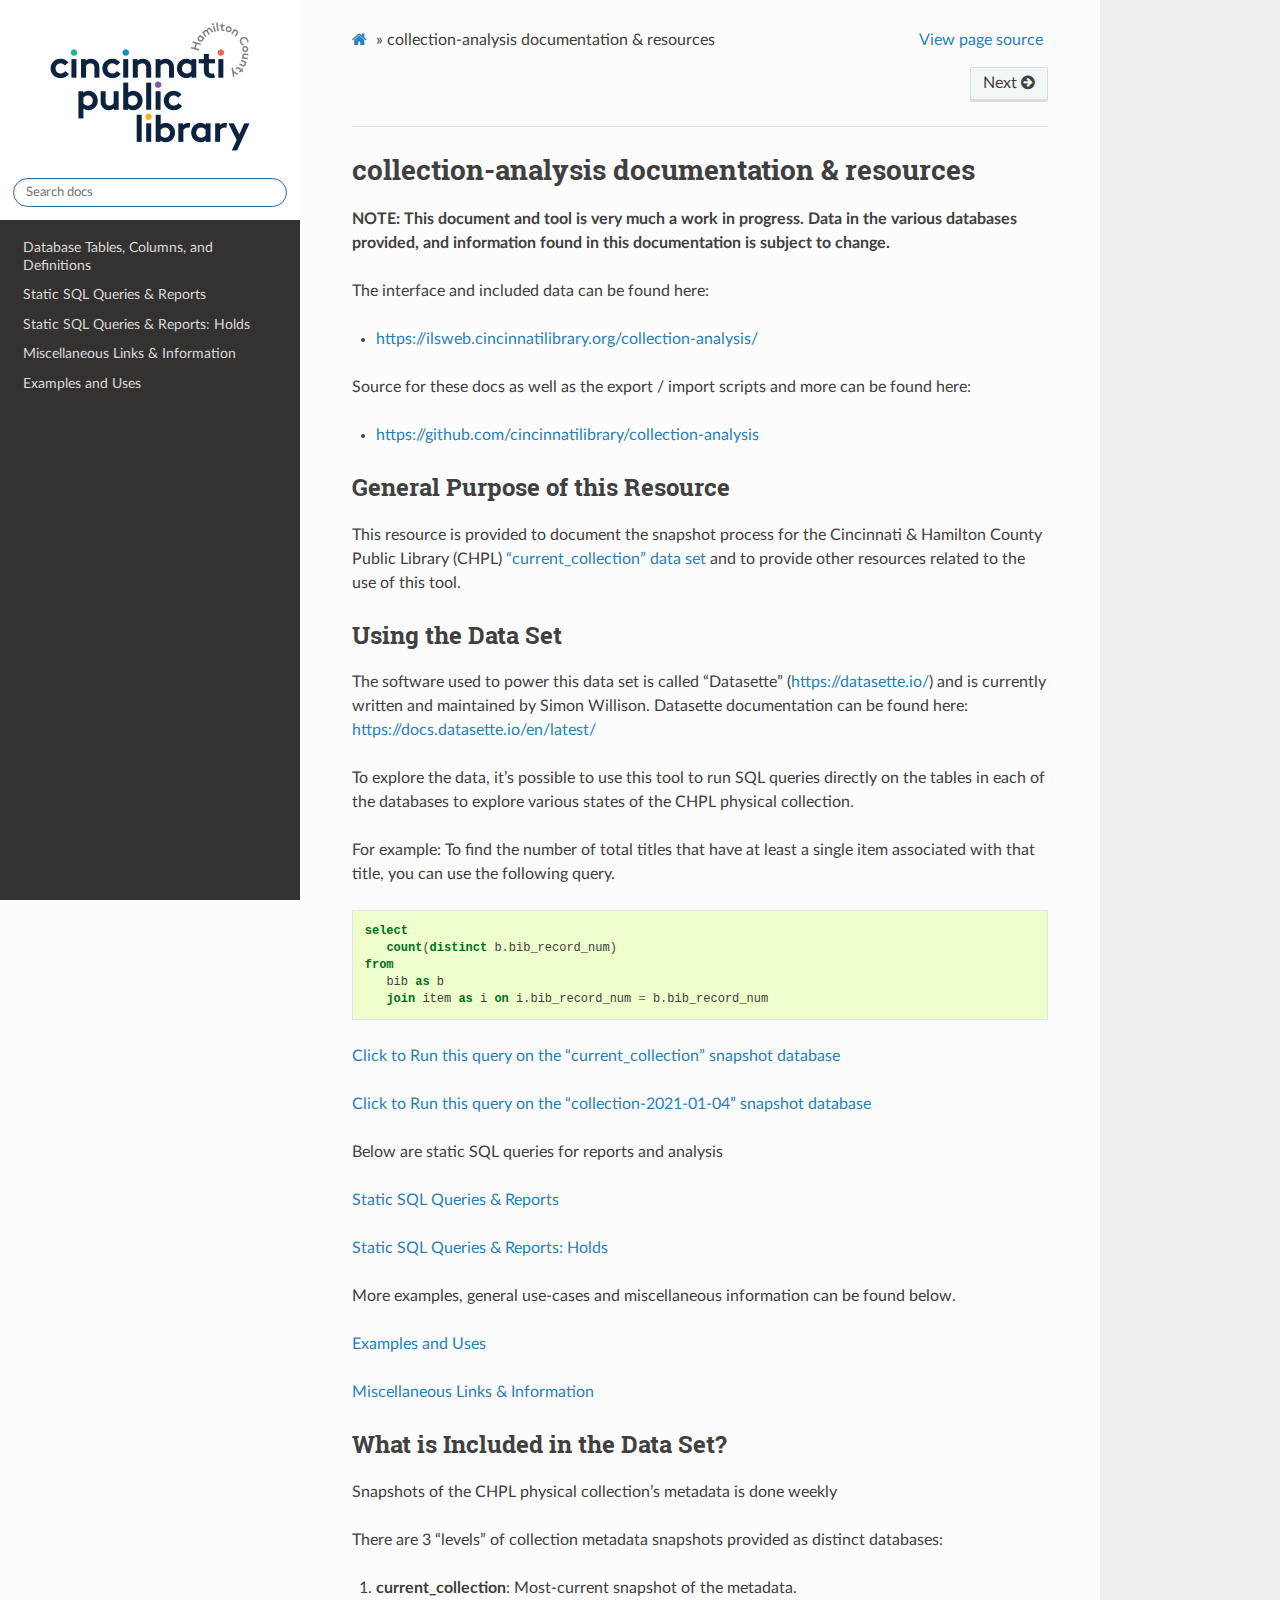
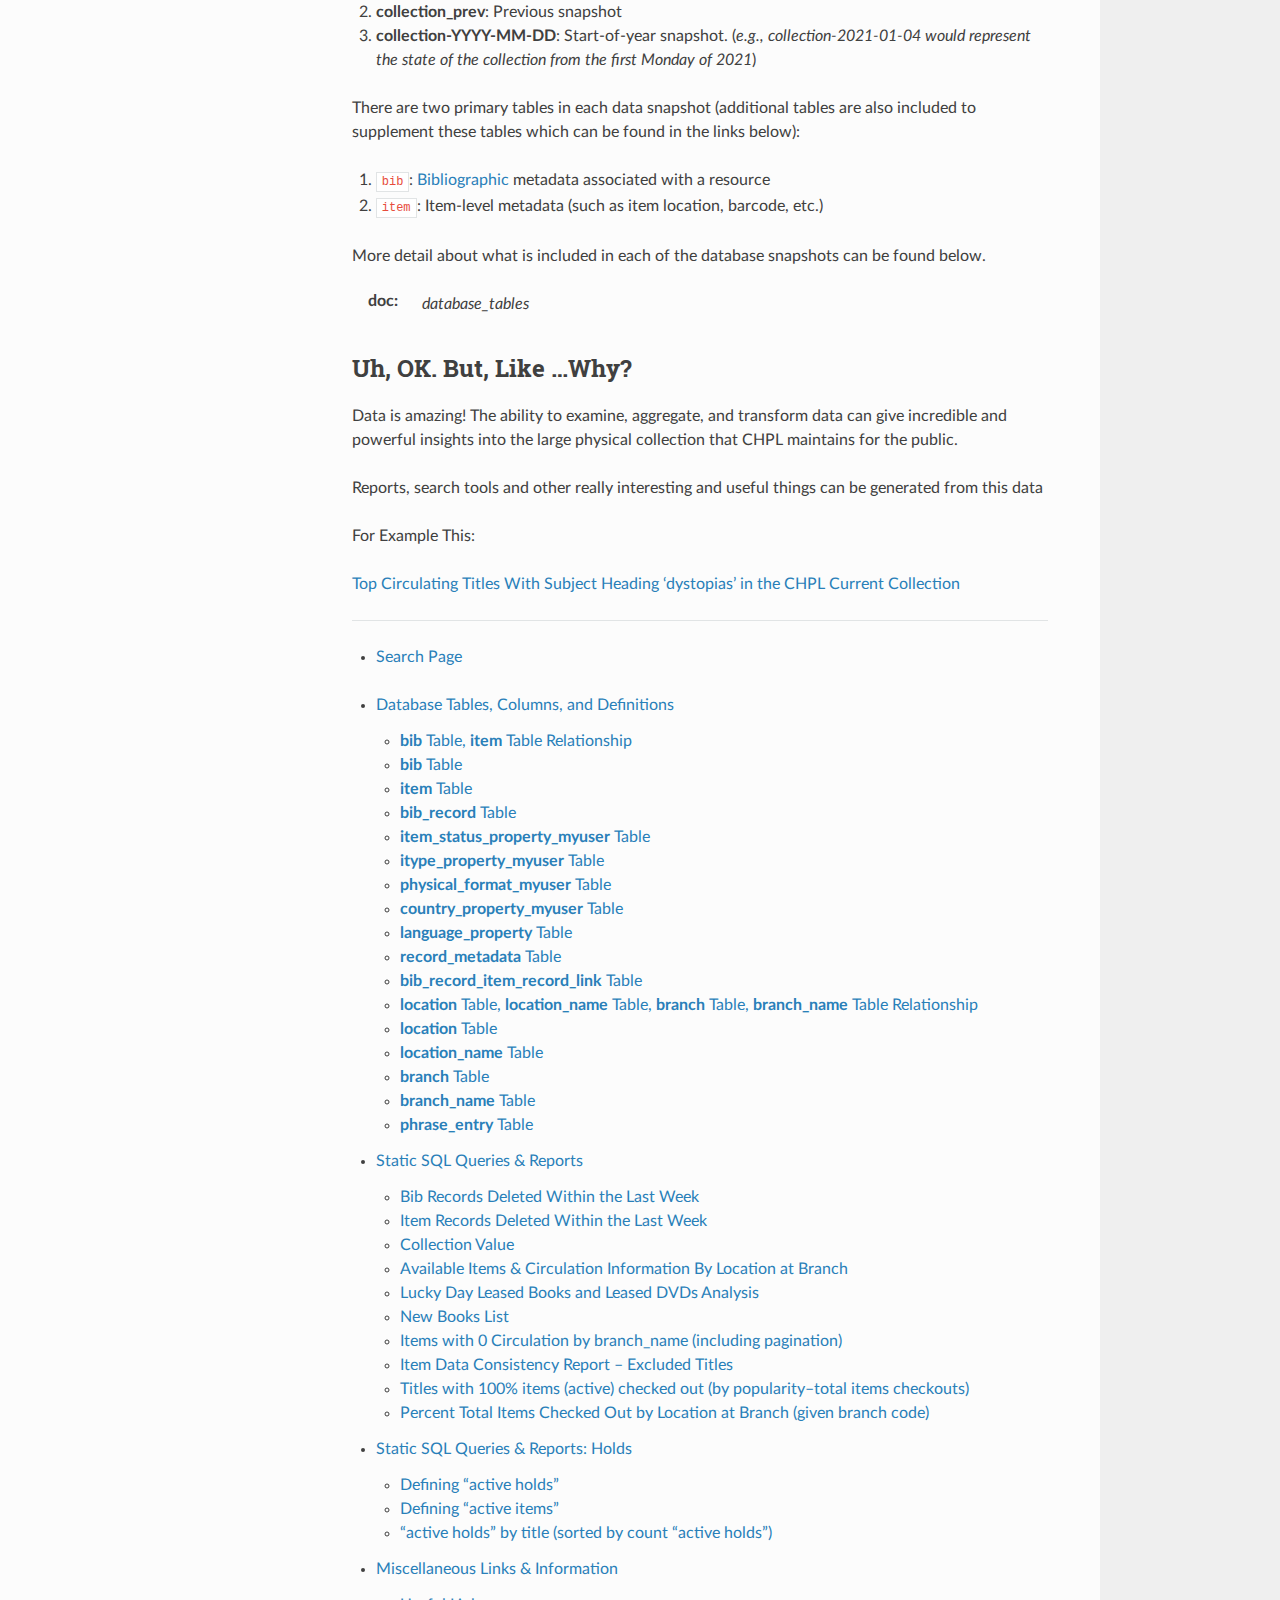
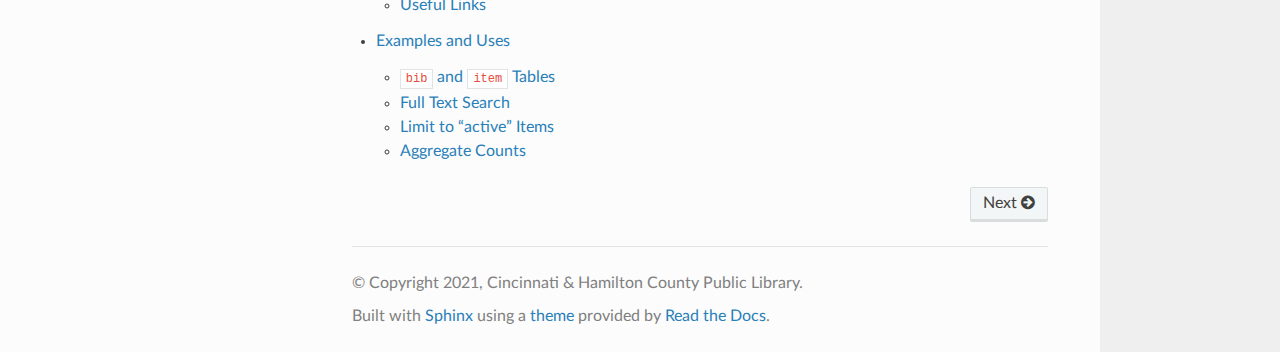
<file: docs/_build/html/index.html>
<!DOCTYPE html>
<html class="writer-html5" lang="en" >
<head>
  <meta charset="utf-8" />
  
  <meta name="viewport" content="width=device-width, initial-scale=1.0" />
  
  <title>collection-analysis documentation &amp; resources &mdash; collection-analysis  documentation</title>
  

  
  <link rel="stylesheet" href="_static/css/theme.css" type="text/css" />
  <link rel="stylesheet" href="_static/pygments.css" type="text/css" />
  <link rel="stylesheet" href="_static/pygments.css" type="text/css" />
  <link rel="stylesheet" href="_static/css/theme.css" type="text/css" />

  
  

  
  

  

  
  <!--[if lt IE 9]>
    <script src="_static/js/html5shiv.min.js"></script>
  <![endif]-->
  
    
      <script type="text/javascript" id="documentation_options" data-url_root="./" src="_static/documentation_options.js"></script>
        <script data-url_root="./" id="documentation_options" src="_static/documentation_options.js"></script>
        <script src="_static/jquery.js"></script>
        <script src="_static/underscore.js"></script>
        <script src="_static/doctools.js"></script>
    
    <script type="text/javascript" src="_static/js/theme.js"></script>

    
    <link rel="index" title="Index" href="genindex.html" />
    <link rel="search" title="Search" href="search.html" />
    <link rel="next" title="Database Tables, Columns, and Definitions" href="database_tables.html" /> 
</head>

<body class="wy-body-for-nav">

   
  <div class="wy-grid-for-nav">
    
    <nav data-toggle="wy-nav-shift" class="wy-nav-side">
      <div class="wy-side-scroll">
        <div class="wy-side-nav-search"  style="background: white" >
          

          
            <a href="#">
          

          
            
            <img src="_static/logo.png" class="logo" alt="Logo"/>
          
          </a>

          
            
            
          

          
<div role="search">
  <form id="rtd-search-form" class="wy-form" action="search.html" method="get">
    <input type="text" name="q" placeholder="Search docs" />
    <input type="hidden" name="check_keywords" value="yes" />
    <input type="hidden" name="area" value="default" />
  </form>
</div>

          
        </div>

        
        <div class="wy-menu wy-menu-vertical" data-spy="affix" role="navigation" aria-label="main navigation">
          
            
            
              
            
            
              <ul>
<li class="toctree-l1"><a class="reference internal" href="database_tables.html">Database Tables, Columns, and Definitions</a></li>
<li class="toctree-l1"><a class="reference internal" href="static_queries.html">Static SQL Queries &amp; Reports</a></li>
<li class="toctree-l1"><a class="reference internal" href="static_queries_holds.html">Static SQL Queries &amp; Reports: Holds</a></li>
<li class="toctree-l1"><a class="reference internal" href="misc.html">Miscellaneous Links &amp; Information</a></li>
<li class="toctree-l1"><a class="reference internal" href="examples.html">Examples and Uses</a></li>
</ul>

            
          
        </div>
        
      </div>
    </nav>

    <section data-toggle="wy-nav-shift" class="wy-nav-content-wrap">

      
      <nav class="wy-nav-top" aria-label="top navigation">
        
          <i data-toggle="wy-nav-top" class="fa fa-bars"></i>
          <a href="#">collection-analysis</a>
        
      </nav>


      <div class="wy-nav-content">
        
        <div class="rst-content">
        
          

















<div role="navigation" aria-label="breadcrumbs navigation">

  <ul class="wy-breadcrumbs">
    
      <li><a href="#" class="icon icon-home"></a> &raquo;</li>
        
      <li>collection-analysis documentation &amp; resources</li>
    
    
      <li class="wy-breadcrumbs-aside">
        
          
            <a href="_sources/index.rst.txt" rel="nofollow"> View page source</a>
          
        
      </li>
    
  </ul>

  
  <div class="rst-breadcrumbs-buttons" role="navigation" aria-label="breadcrumb navigation">
      
        <a href="database_tables.html" class="btn btn-neutral float-right" title="Database Tables, Columns, and Definitions" accesskey="n">Next <span class="fa fa-arrow-circle-right" aria-hidden="true"></span></a>
      
      
  </div>
  
  <hr/>
</div>
          <div role="main" class="document" itemscope="itemscope" itemtype="http://schema.org/Article">
           <div itemprop="articleBody">
            
  <div class="section" id="collection-analysis-documentation-resources">
<h1>collection-analysis documentation &amp; resources<a class="headerlink" href="#collection-analysis-documentation-resources" title="Permalink to this headline">¶</a></h1>
<p><strong>NOTE: This document and tool is very much a work in progress. Data in the various databases provided, and information found in this documentation is subject to change.</strong></p>
<p>The interface and included data can be found here:</p>
<ul class="simple">
<li><p><a class="reference external" href="https://ilsweb.cincinnatilibrary.org/collection-analysis/">https://ilsweb.cincinnatilibrary.org/collection-analysis/</a></p></li>
</ul>
<p>Source for these docs as well as the export / import scripts and more can be found here:</p>
<ul class="simple">
<li><p><a class="reference external" href="https://github.com/cincinnatilibrary/collection-analysis">https://github.com/cincinnatilibrary/collection-analysis</a></p></li>
</ul>
<div class="section" id="general-purpose-of-this-resource">
<h2>General Purpose of this Resource<a class="headerlink" href="#general-purpose-of-this-resource" title="Permalink to this headline">¶</a></h2>
<p>This resource is provided to document the snapshot process for the Cincinnati &amp;
Hamilton County Public Library (CHPL) <a class="reference external" href="https://ilsweb.cincinnatilibrary.org/collection-analysis/">“current_collection” data set</a> and to provide other resources related to the use of this tool.</p>
</div>
<div class="section" id="using-the-data-set">
<h2>Using the Data Set<a class="headerlink" href="#using-the-data-set" title="Permalink to this headline">¶</a></h2>
<p>The software used to power this data set is called “Datasette”
(<a class="reference external" href="https://datasette.io/">https://datasette.io/</a>) and is currently written and maintained by Simon
Willison. Datasette documentation can be found here:
<a class="reference external" href="https://docs.datasette.io/en/latest/">https://docs.datasette.io/en/latest/</a></p>
<p>To explore the data, it’s possible to use this tool to run SQL queries directly on the tables in each of the databases to explore
various states of the CHPL physical collection.</p>
<p>For example:
To find the number of total titles that have at least a single item associated with that title, you can use the following query.</p>
<div class="highlight-sql notranslate"><div class="highlight"><pre><span></span><span class="k">select</span>
   <span class="k">count</span><span class="p">(</span><span class="k">distinct</span> <span class="n">b</span><span class="p">.</span><span class="n">bib_record_num</span><span class="p">)</span>
<span class="k">from</span>
   <span class="n">bib</span> <span class="k">as</span> <span class="n">b</span>
   <span class="k">join</span> <span class="n">item</span> <span class="k">as</span> <span class="n">i</span> <span class="k">on</span> <span class="n">i</span><span class="p">.</span><span class="n">bib_record_num</span> <span class="o">=</span> <span class="n">b</span><span class="p">.</span><span class="n">bib_record_num</span>
</pre></div>
</div>
<p><a class="reference external" href="https://ilsweb.cincinnatilibrary.org/collection-analysis/current_collection?sql=select%0D%0A++count%28distinct+b.bib_record_num%29%0D%0Afrom%0D%0A++bib+as+b%0D%0A++join+item+as+i+on+i.bib_record_num+%3D+b.bib_record_num">Click to Run this query on the “current_collection” snapshot database</a></p>
<p><a class="reference external" href="https://ilsweb.cincinnatilibrary.org/collection-analysis/collection-2021-01-04-6a32a78?sql=select%0D%0A++count%28distinct+b.bib_record_num%29%0D%0Afrom%0D%0A++bib+as+b%0D%0A++join+item+as+i+on+i.bib_record_num+%3D+b.bib_record_num">Click to Run this query on the “collection-2021-01-04” snapshot database</a></p>
<p>Below are static SQL queries for reports and analysis</p>
<p><a class="reference internal" href="static_queries.html"><span class="doc">Static SQL Queries &amp; Reports</span></a></p>
<p><a class="reference internal" href="static_queries_holds.html"><span class="doc">Static SQL Queries &amp; Reports: Holds</span></a></p>
<p>More examples, general use-cases and miscellaneous information can be found below.</p>
<p><a class="reference internal" href="examples.html"><span class="doc">Examples and Uses</span></a></p>
<p><a class="reference internal" href="misc.html"><span class="doc">Miscellaneous Links &amp; Information</span></a></p>
</div>
<div class="section" id="what-is-included-in-the-data-set">
<h2>What is Included in the Data Set?<a class="headerlink" href="#what-is-included-in-the-data-set" title="Permalink to this headline">¶</a></h2>
<p>Snapshots of the CHPL physical collection’s metadata is done weekly</p>
<p>There are 3 “levels” of collection metadata snapshots provided as distinct databases:</p>
<ol class="arabic simple">
<li><p><strong>current_collection</strong>: Most-current snapshot of the metadata.</p></li>
<li><p><strong>collection_prev</strong>: Previous snapshot</p></li>
<li><p><strong>collection-YYYY-MM-DD</strong>: Start-of-year snapshot. (<em>e.g., collection-2021-01-04 would represent the state of the collection from the first Monday of 2021</em>)</p></li>
</ol>
<p>There are two primary tables in each data snapshot (additional tables are also included to supplement these tables which can be found in the links below):</p>
<ol class="arabic simple">
<li><p><code class="docutils literal notranslate"><span class="pre">bib</span></code>: <a class="reference external" href="https://en.wikipedia.org/wiki/Bibliographic_record">Bibliographic</a> metadata associated with a resource</p></li>
<li><p><code class="docutils literal notranslate"><span class="pre">item</span></code>: Item-level metadata (such as item location, barcode, etc.)</p></li>
</ol>
<p>More detail about what is included in each of the database snapshots can be found below.</p>
<dl class="field-list simple">
<dt class="field-odd">doc</dt>
<dd class="field-odd"><p><cite>database_tables</cite></p>
</dd>
</dl>
</div>
<div class="section" id="uh-ok-but-like-why">
<h2>Uh, OK. But, Like …Why?<a class="headerlink" href="#uh-ok-but-like-why" title="Permalink to this headline">¶</a></h2>
<p>Data is amazing! The ability to examine, aggregate, and transform data can
give incredible and powerful insights into the large physical collection that
CHPL maintains for the public.</p>
<p>Reports, search tools and other really interesting and useful things can be generated from this data</p>
<p>For Example This:</p>
<p><a class="reference external" href="https://ilsweb.cincinnatilibrary.org/collection-analysis/current_collection-98fefc7/top_circulating_by_subject?subject=dystopias&amp;_hide_sql=1">Top Circulating Titles With Subject Heading ‘dystopias’ in the CHPL Current Collection</a></p>
<hr class="docutils" />
<ul class="simple">
<li><p><a class="reference internal" href="search.html"><span class="std std-ref">Search Page</span></a></p></li>
</ul>
<div class="toctree-wrapper compound">
<ul>
<li class="toctree-l1"><a class="reference internal" href="database_tables.html">Database Tables, Columns, and Definitions</a><ul>
<li class="toctree-l2"><a class="reference internal" href="database_tables.html#bib-table-item-table-relationship"><strong>bib</strong> Table, <strong>item</strong> Table Relationship</a></li>
<li class="toctree-l2"><a class="reference internal" href="database_tables.html#bib-table"><strong>bib</strong> Table</a></li>
<li class="toctree-l2"><a class="reference internal" href="database_tables.html#item-table"><strong>item</strong> Table</a></li>
<li class="toctree-l2"><a class="reference internal" href="database_tables.html#bib-record-table"><strong>bib_record</strong> Table</a></li>
<li class="toctree-l2"><a class="reference internal" href="database_tables.html#item-status-property-myuser-table"><strong>item_status_property_myuser</strong> Table</a></li>
<li class="toctree-l2"><a class="reference internal" href="database_tables.html#itype-property-myuser-table"><strong>itype_property_myuser</strong> Table</a></li>
<li class="toctree-l2"><a class="reference internal" href="database_tables.html#physical-format-myuser-table"><strong>physical_format_myuser</strong> Table</a></li>
<li class="toctree-l2"><a class="reference internal" href="database_tables.html#country-property-myuser-table"><strong>country_property_myuser</strong> Table</a></li>
<li class="toctree-l2"><a class="reference internal" href="database_tables.html#language-property-table"><strong>language_property</strong> Table</a></li>
<li class="toctree-l2"><a class="reference internal" href="database_tables.html#record-metadata-table"><strong>record_metadata</strong> Table</a></li>
<li class="toctree-l2"><a class="reference internal" href="database_tables.html#bib-record-item-record-link-table"><strong>bib_record_item_record_link</strong> Table</a></li>
<li class="toctree-l2"><a class="reference internal" href="database_tables.html#location-table-location-name-table-branch-table-branch-name-table-relationship"><strong>location</strong> Table, <strong>location_name</strong> Table, <strong>branch</strong> Table, <strong>branch_name</strong> Table Relationship</a></li>
<li class="toctree-l2"><a class="reference internal" href="database_tables.html#location-table"><strong>location</strong> Table</a></li>
<li class="toctree-l2"><a class="reference internal" href="database_tables.html#location-name-table"><strong>location_name</strong> Table</a></li>
<li class="toctree-l2"><a class="reference internal" href="database_tables.html#branch-table"><strong>branch</strong> Table</a></li>
<li class="toctree-l2"><a class="reference internal" href="database_tables.html#branch-name-table"><strong>branch_name</strong> Table</a></li>
<li class="toctree-l2"><a class="reference internal" href="database_tables.html#phrase-entry-table"><strong>phrase_entry</strong> Table</a></li>
</ul>
</li>
<li class="toctree-l1"><a class="reference internal" href="static_queries.html">Static SQL Queries &amp; Reports</a><ul>
<li class="toctree-l2"><a class="reference internal" href="static_queries.html#bib-records-deleted-within-the-last-week">Bib Records Deleted Within the Last Week</a></li>
<li class="toctree-l2"><a class="reference internal" href="static_queries.html#item-records-deleted-within-the-last-week">Item Records Deleted Within the Last Week</a></li>
<li class="toctree-l2"><a class="reference internal" href="static_queries.html#collection-value">Collection Value</a></li>
<li class="toctree-l2"><a class="reference internal" href="static_queries.html#available-items-circulation-information-by-location-at-branch">Available Items &amp; Circulation Information By Location at Branch</a></li>
<li class="toctree-l2"><a class="reference internal" href="static_queries.html#lucky-day-leased-books-and-leased-dvds-analysis">Lucky Day Leased Books and Leased DVDs Analysis</a></li>
<li class="toctree-l2"><a class="reference internal" href="static_queries.html#new-books-list">New Books List</a></li>
<li class="toctree-l2"><a class="reference internal" href="static_queries.html#items-with-0-circulation-by-branch-name-including-pagination">Items with 0 Circulation by branch_name (including pagination)</a></li>
<li class="toctree-l2"><a class="reference internal" href="static_queries.html#item-data-consistency-report-excluded-titles">Item Data Consistency Report – Excluded Titles</a></li>
<li class="toctree-l2"><a class="reference internal" href="static_queries.html#titles-with-100-items-active-checked-out-by-popularity-total-items-checkouts">Titles with 100% items (active) checked out (by popularity–total items checkouts)</a></li>
<li class="toctree-l2"><a class="reference internal" href="static_queries.html#percent-total-items-checked-out-by-location-at-branch-given-branch-code">Percent Total Items Checked Out by Location at Branch (given branch code)</a></li>
</ul>
</li>
<li class="toctree-l1"><a class="reference internal" href="static_queries_holds.html">Static SQL Queries &amp; Reports: Holds</a><ul>
<li class="toctree-l2"><a class="reference internal" href="static_queries_holds.html#defining-active-holds">Defining “active holds”</a></li>
<li class="toctree-l2"><a class="reference internal" href="static_queries_holds.html#defining-active-items">Defining “active items”</a></li>
<li class="toctree-l2"><a class="reference internal" href="static_queries_holds.html#active-holds-by-title-sorted-by-count-active-holds">“active holds” by title (sorted by count “active holds”)</a></li>
</ul>
</li>
<li class="toctree-l1"><a class="reference internal" href="misc.html">Miscellaneous Links &amp; Information</a><ul>
<li class="toctree-l2"><a class="reference internal" href="misc.html#useful-links">Useful Links</a></li>
</ul>
</li>
<li class="toctree-l1"><a class="reference internal" href="examples.html">Examples and Uses</a><ul>
<li class="toctree-l2"><a class="reference internal" href="examples.html#bib-and-item-tables"><code class="docutils literal notranslate"><span class="pre">bib</span></code> and <code class="docutils literal notranslate"><span class="pre">item</span></code> Tables</a></li>
<li class="toctree-l2"><a class="reference internal" href="examples.html#full-text-search">Full Text Search</a></li>
<li class="toctree-l2"><a class="reference internal" href="examples.html#limit-to-active-items">Limit to “active” Items</a></li>
<li class="toctree-l2"><a class="reference internal" href="examples.html#aggregate-counts">Aggregate Counts</a></li>
</ul>
</li>
</ul>
</div>
</div>
</div>


           </div>
           
          </div>
          <footer>
    <div class="rst-footer-buttons" role="navigation" aria-label="footer navigation">
        <a href="database_tables.html" class="btn btn-neutral float-right" title="Database Tables, Columns, and Definitions" accesskey="n" rel="next">Next <span class="fa fa-arrow-circle-right" aria-hidden="true"></span></a>
    </div>

  <hr/>

  <div role="contentinfo">
    <p>
        &#169; Copyright 2021, Cincinnati &amp; Hamilton County Public Library.

    </p>
  </div>
    
    
    
    Built with <a href="https://www.sphinx-doc.org/">Sphinx</a> using a
    
    <a href="https://github.com/readthedocs/sphinx_rtd_theme">theme</a>
    
    provided by <a href="https://readthedocs.org">Read the Docs</a>. 

</footer>
        </div>
      </div>

    </section>

  </div>
  

  <script type="text/javascript">
      jQuery(function () {
          SphinxRtdTheme.Navigation.enable(true);
      });
  </script>

  
  
    
   

</body>
</html>
</file>
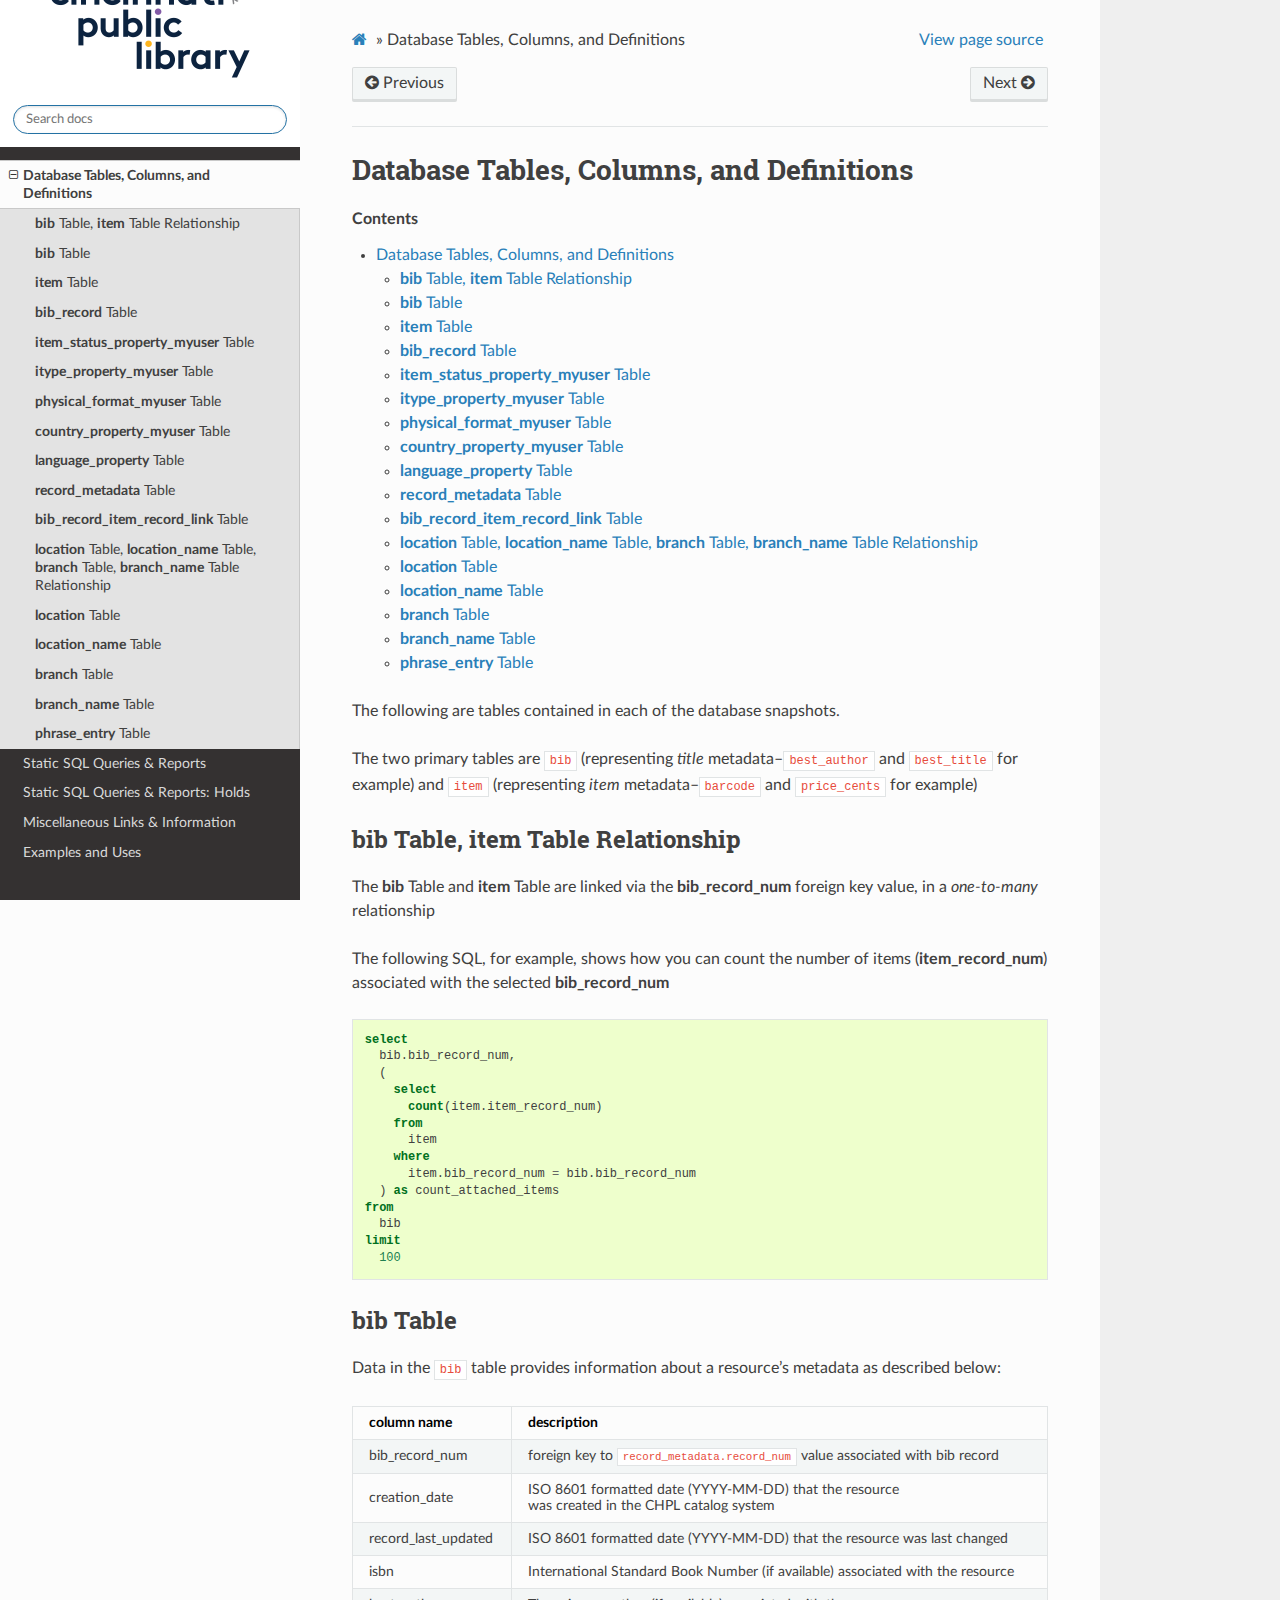
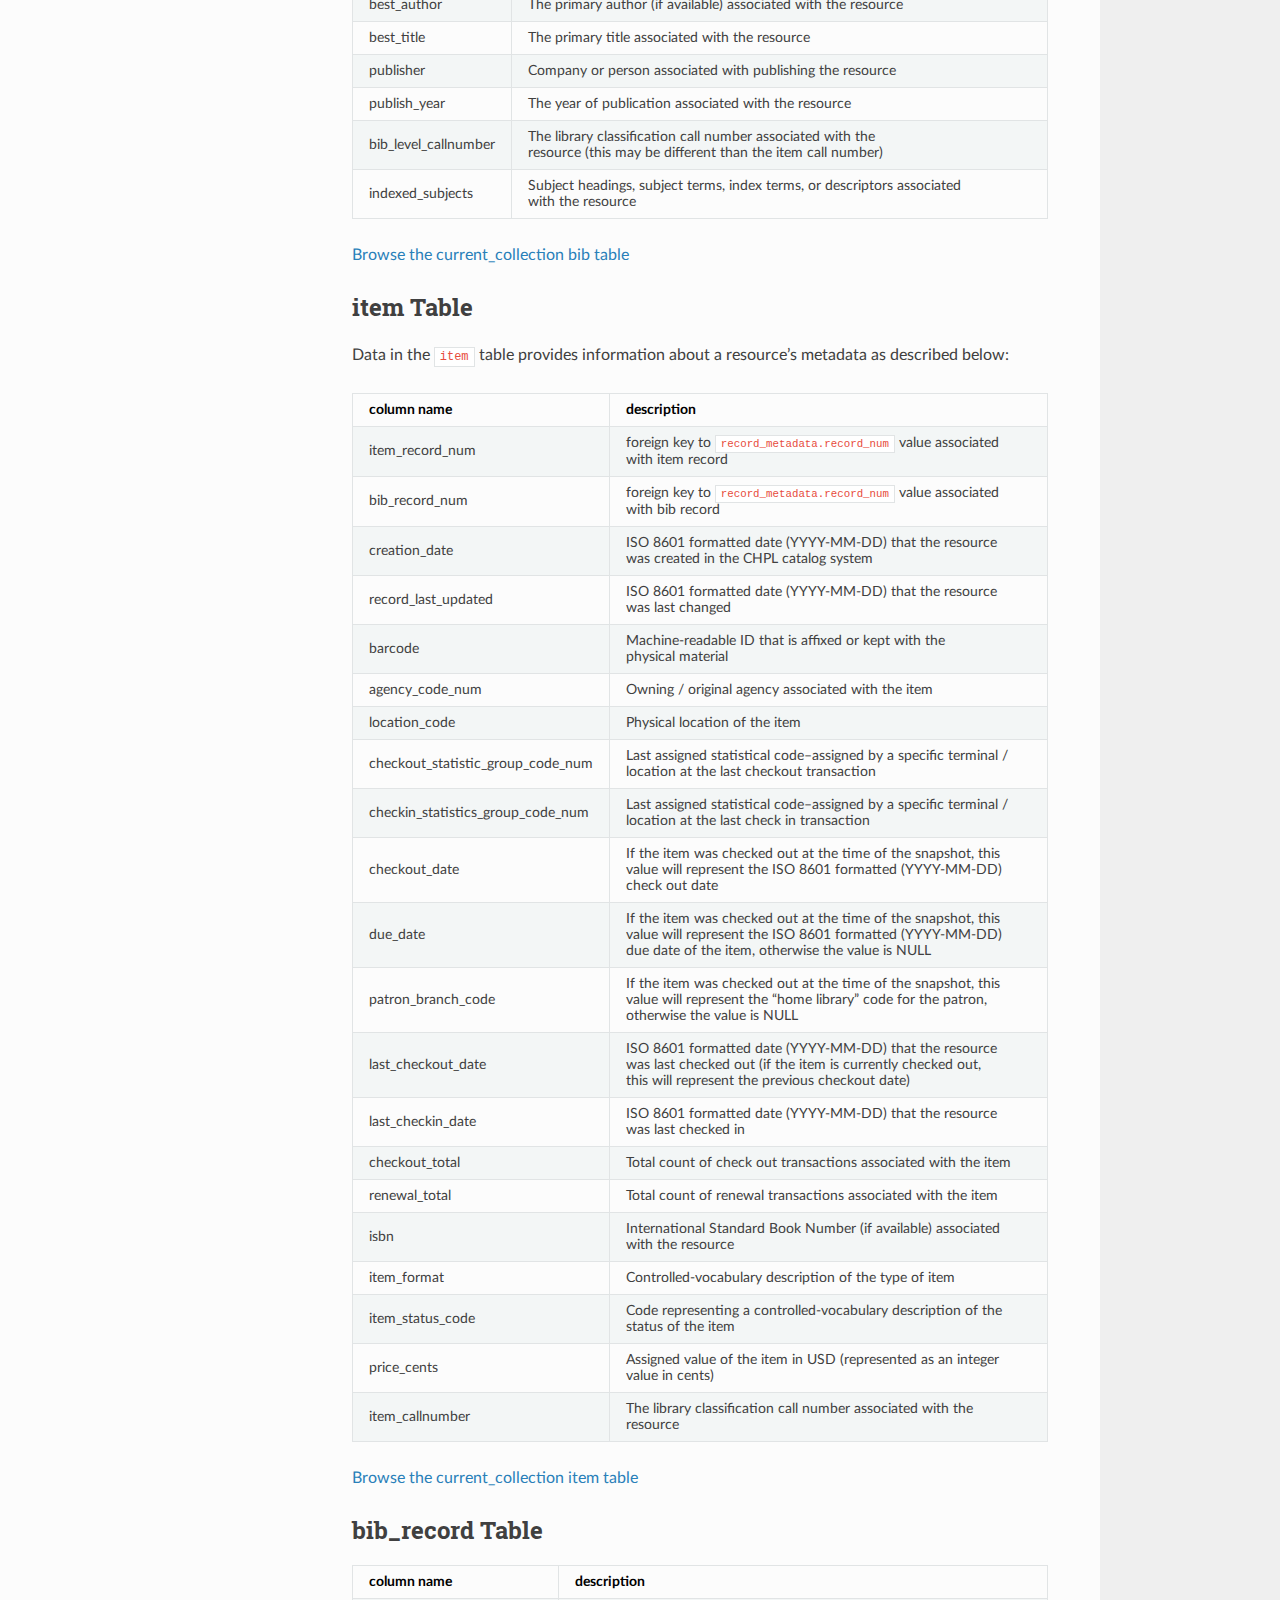
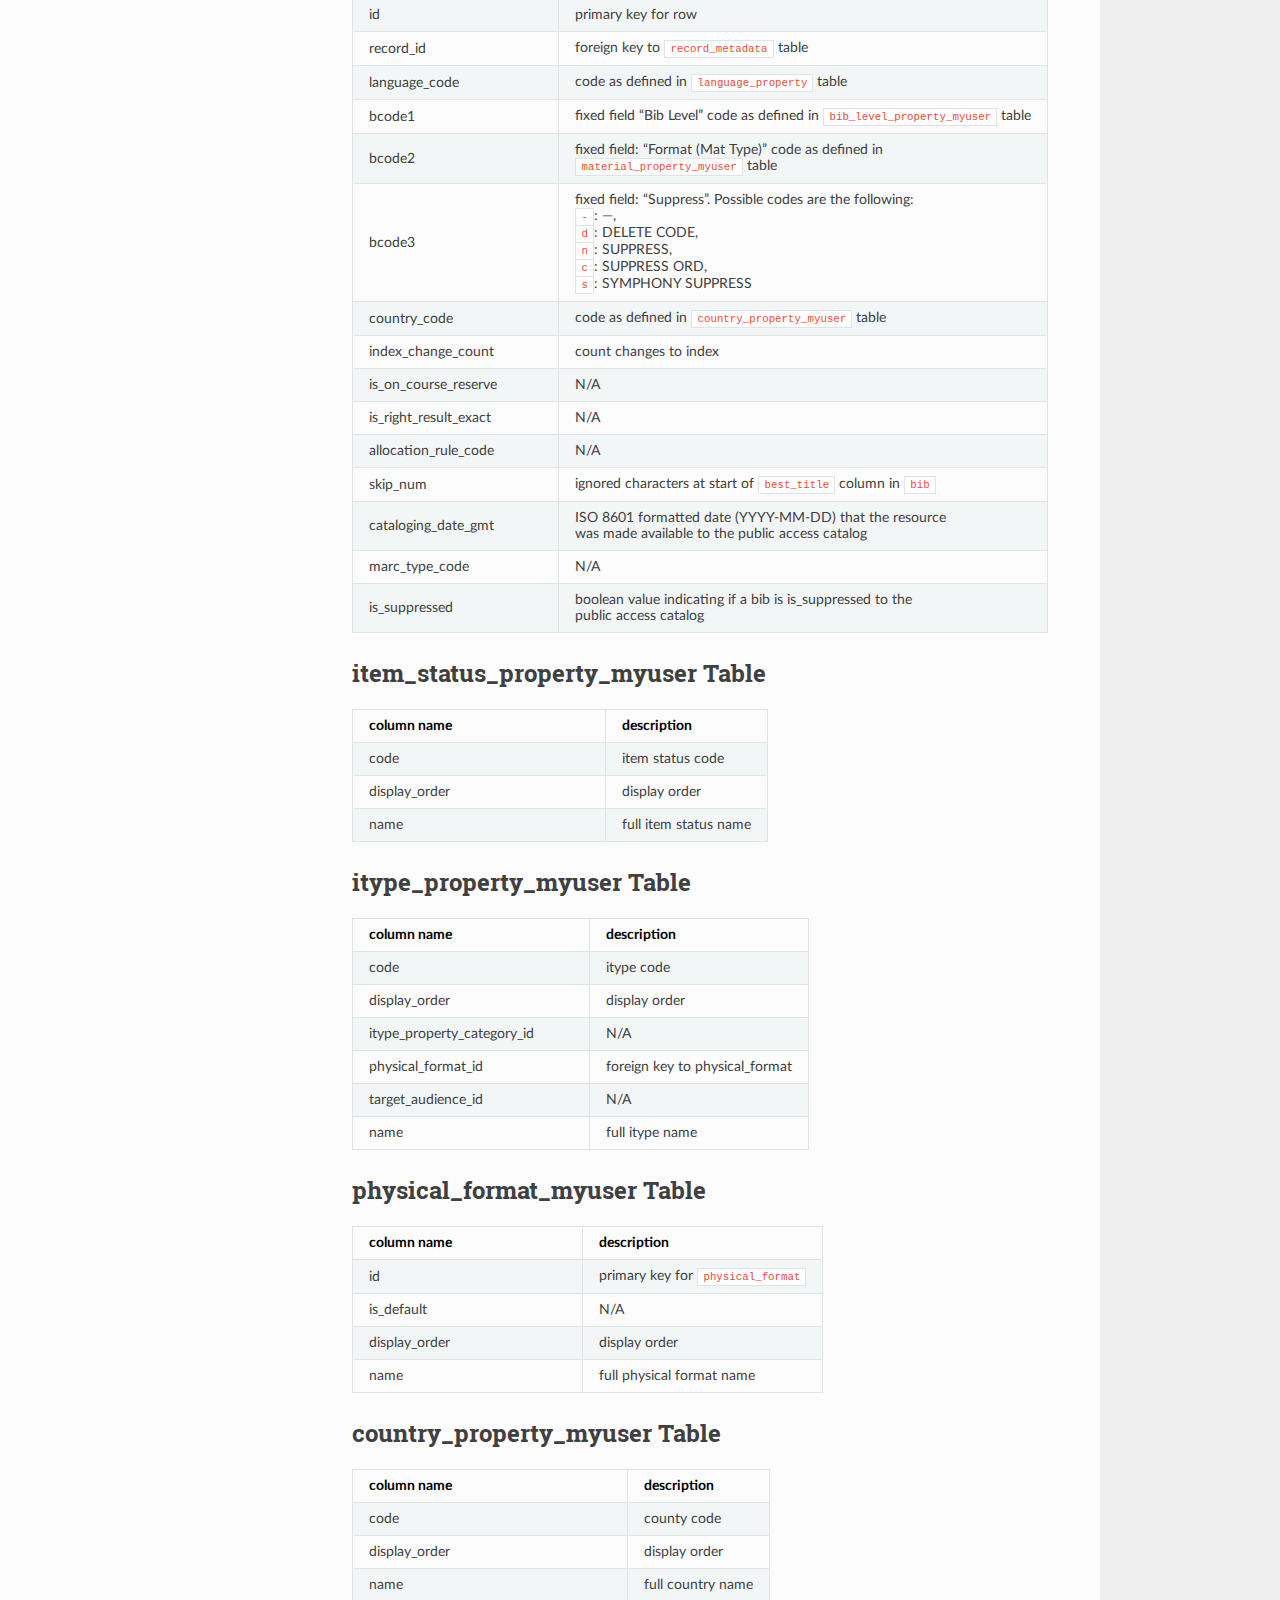
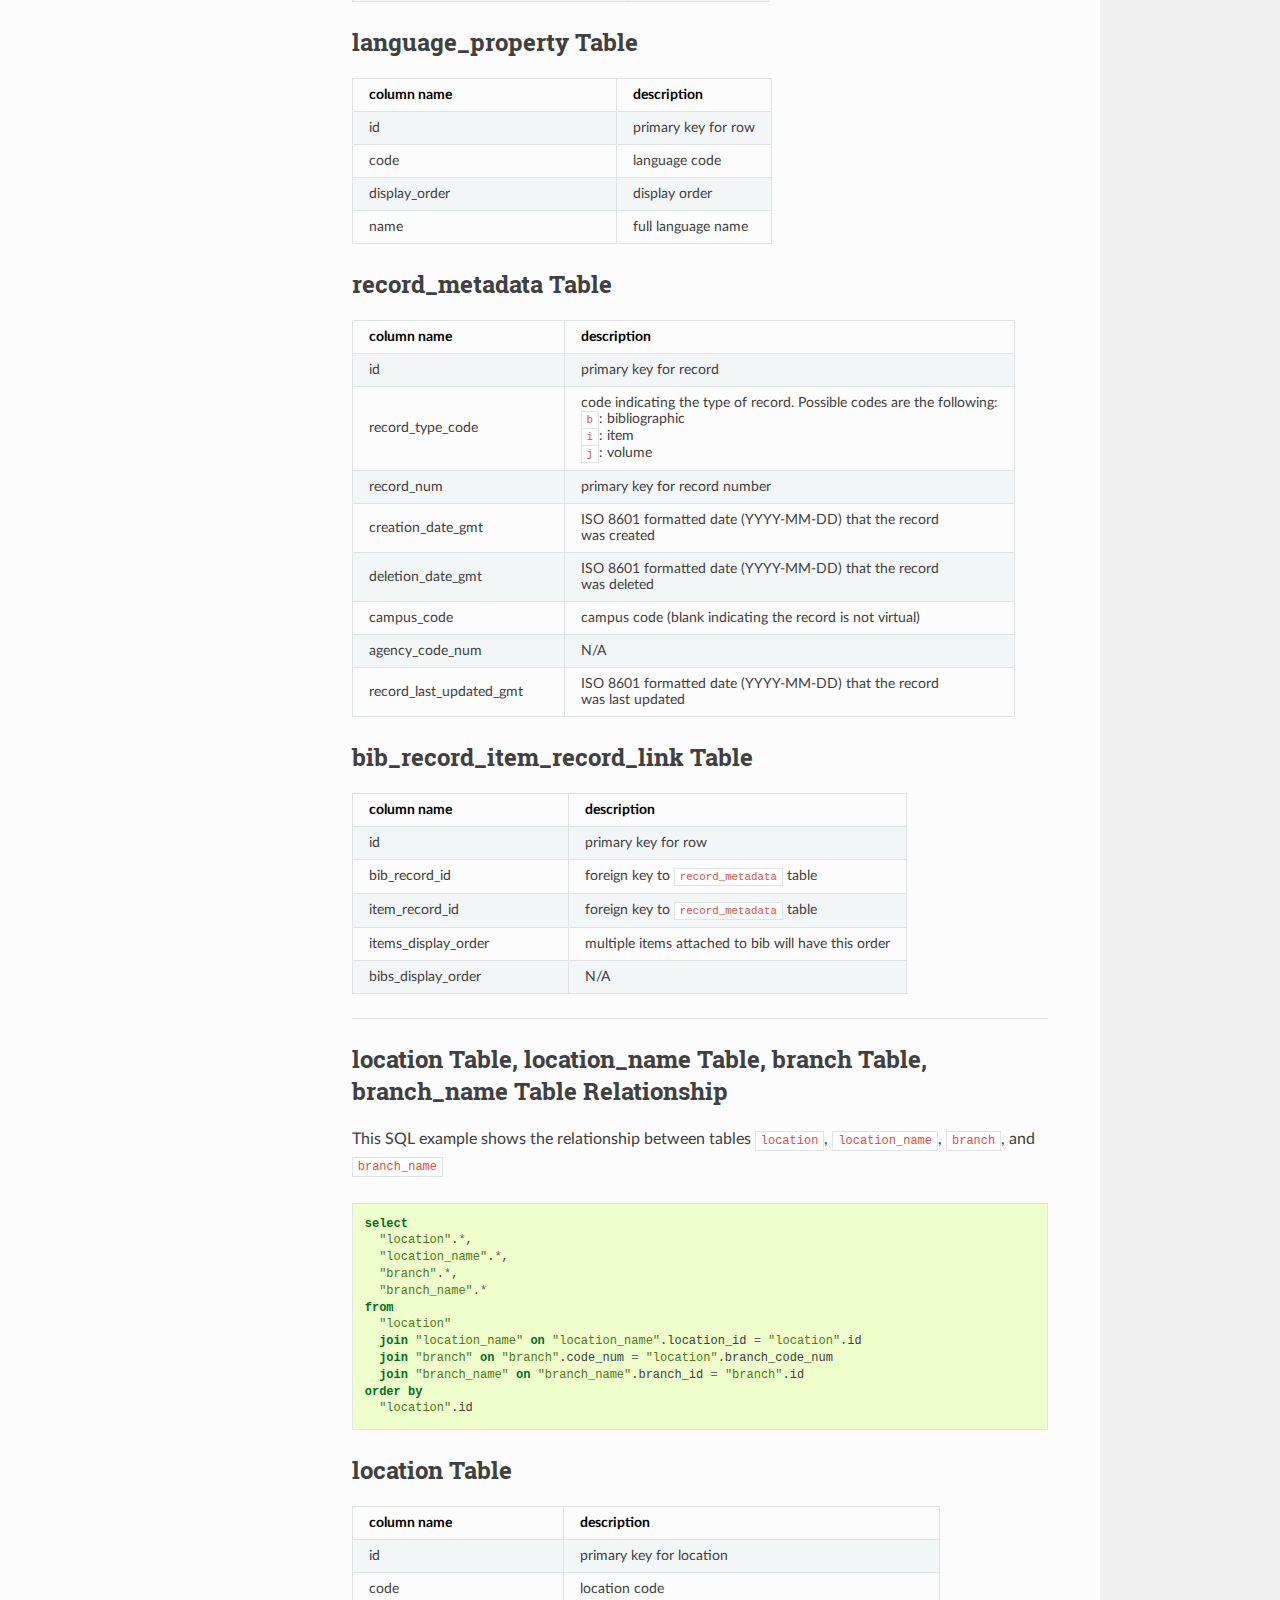
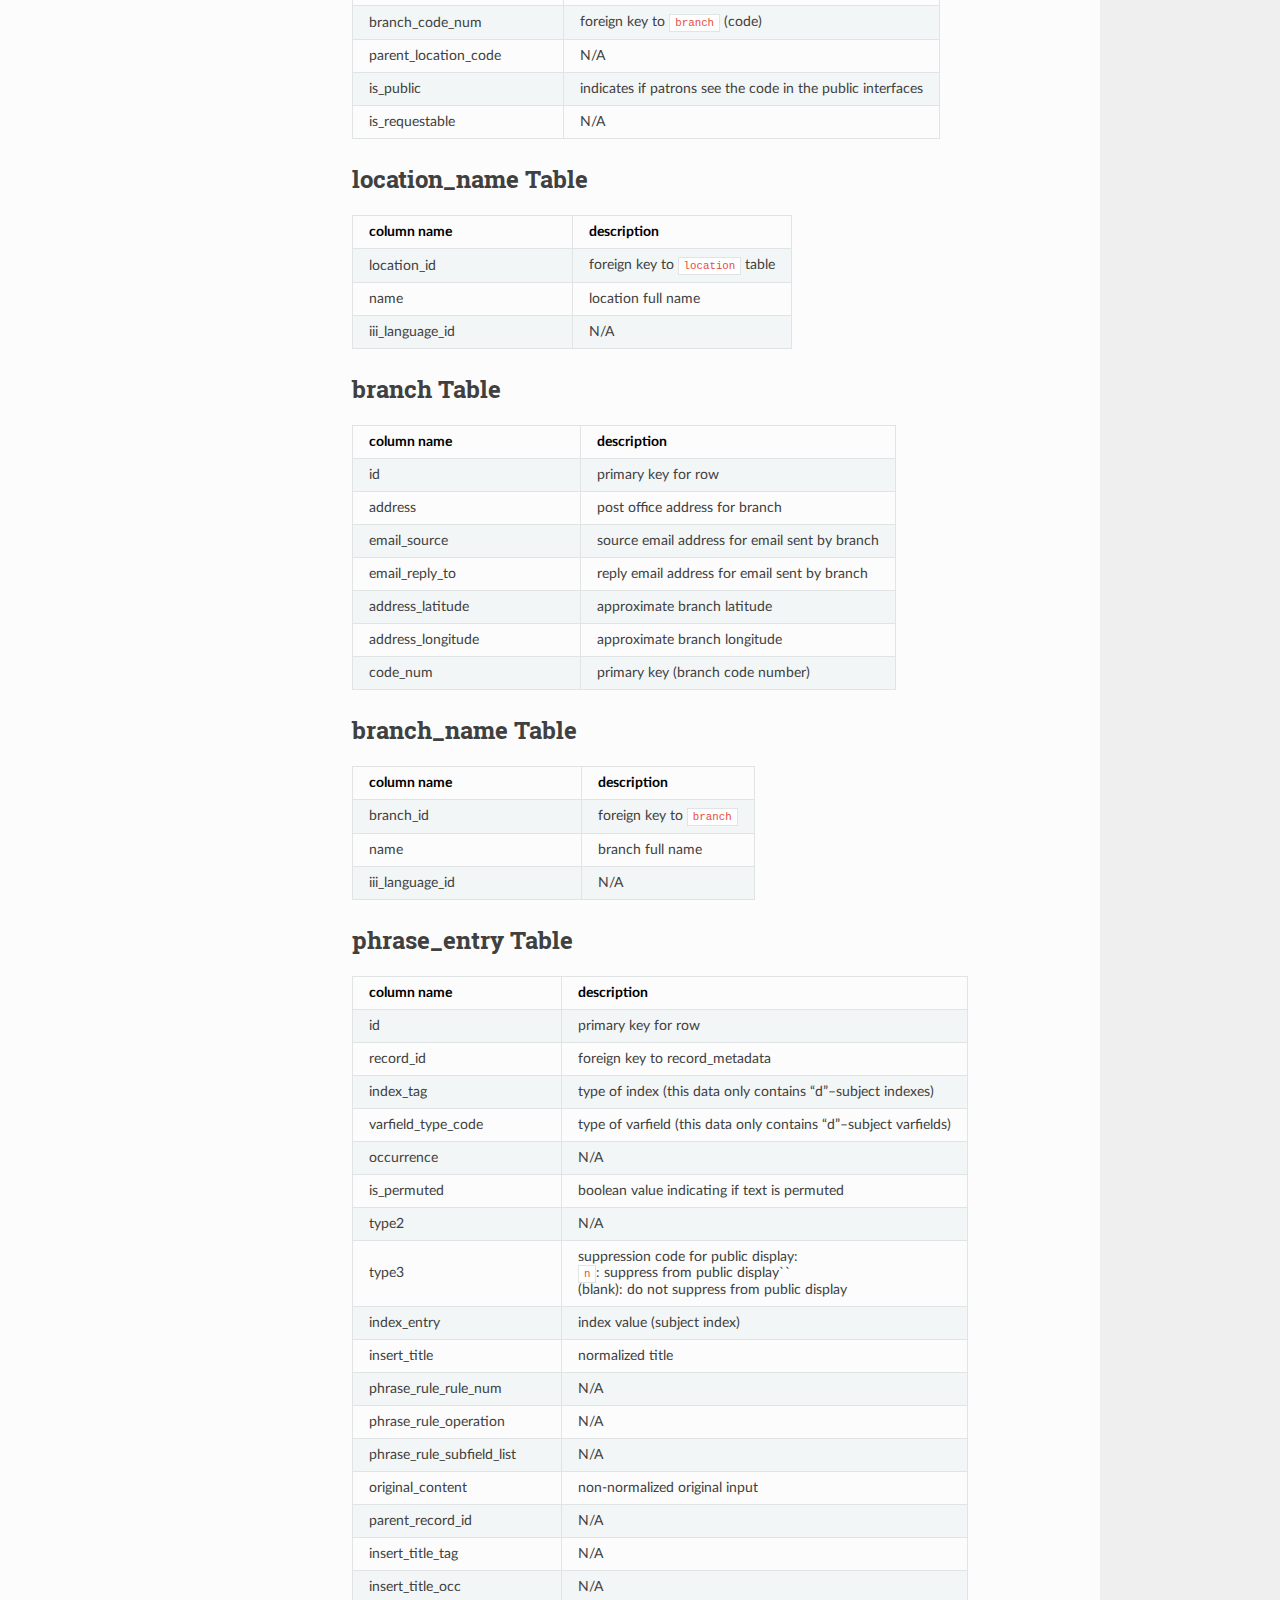
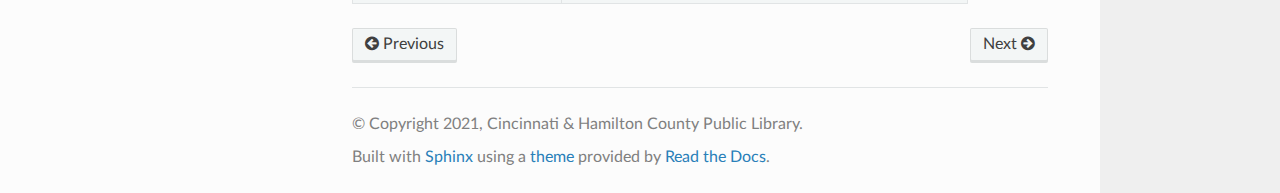
<file: docs/_build/html/database_tables.html>
<!DOCTYPE html>
<html class="writer-html5" lang="en" >
<head>
  <meta charset="utf-8" />
  
  <meta name="viewport" content="width=device-width, initial-scale=1.0" />
  
  <title>Database Tables, Columns, and Definitions &mdash; collection-analysis  documentation</title>
  

  
  <link rel="stylesheet" href="_static/css/theme.css" type="text/css" />
  <link rel="stylesheet" href="_static/pygments.css" type="text/css" />
  <link rel="stylesheet" href="_static/pygments.css" type="text/css" />
  <link rel="stylesheet" href="_static/css/theme.css" type="text/css" />

  
  

  
  

  

  
  <!--[if lt IE 9]>
    <script src="_static/js/html5shiv.min.js"></script>
  <![endif]-->
  
    
      <script type="text/javascript" id="documentation_options" data-url_root="./" src="_static/documentation_options.js"></script>
        <script data-url_root="./" id="documentation_options" src="_static/documentation_options.js"></script>
        <script src="_static/jquery.js"></script>
        <script src="_static/underscore.js"></script>
        <script src="_static/doctools.js"></script>
    
    <script type="text/javascript" src="_static/js/theme.js"></script>

    
    <link rel="index" title="Index" href="genindex.html" />
    <link rel="search" title="Search" href="search.html" />
    <link rel="next" title="Static SQL Queries &amp; Reports" href="static_queries.html" />
    <link rel="prev" title="collection-analysis documentation &amp; resources" href="index.html" /> 
</head>

<body class="wy-body-for-nav">

   
  <div class="wy-grid-for-nav">
    
    <nav data-toggle="wy-nav-shift" class="wy-nav-side">
      <div class="wy-side-scroll">
        <div class="wy-side-nav-search"  style="background: white" >
          

          
            <a href="index.html">
          

          
            
            <img src="_static/logo.png" class="logo" alt="Logo"/>
          
          </a>

          
            
            
          

          
<div role="search">
  <form id="rtd-search-form" class="wy-form" action="search.html" method="get">
    <input type="text" name="q" placeholder="Search docs" />
    <input type="hidden" name="check_keywords" value="yes" />
    <input type="hidden" name="area" value="default" />
  </form>
</div>

          
        </div>

        
        <div class="wy-menu wy-menu-vertical" data-spy="affix" role="navigation" aria-label="main navigation">
          
            
            
              
            
            
              <ul class="current">
<li class="toctree-l1 current"><a class="current reference internal" href="#">Database Tables, Columns, and Definitions</a><ul>
<li class="toctree-l2"><a class="reference internal" href="#bib-table-item-table-relationship"><strong>bib</strong> Table, <strong>item</strong> Table Relationship</a></li>
<li class="toctree-l2"><a class="reference internal" href="#bib-table"><strong>bib</strong> Table</a></li>
<li class="toctree-l2"><a class="reference internal" href="#item-table"><strong>item</strong> Table</a></li>
<li class="toctree-l2"><a class="reference internal" href="#bib-record-table"><strong>bib_record</strong> Table</a></li>
<li class="toctree-l2"><a class="reference internal" href="#item-status-property-myuser-table"><strong>item_status_property_myuser</strong> Table</a></li>
<li class="toctree-l2"><a class="reference internal" href="#itype-property-myuser-table"><strong>itype_property_myuser</strong> Table</a></li>
<li class="toctree-l2"><a class="reference internal" href="#physical-format-myuser-table"><strong>physical_format_myuser</strong> Table</a></li>
<li class="toctree-l2"><a class="reference internal" href="#country-property-myuser-table"><strong>country_property_myuser</strong> Table</a></li>
<li class="toctree-l2"><a class="reference internal" href="#language-property-table"><strong>language_property</strong> Table</a></li>
<li class="toctree-l2"><a class="reference internal" href="#record-metadata-table"><strong>record_metadata</strong> Table</a></li>
<li class="toctree-l2"><a class="reference internal" href="#bib-record-item-record-link-table"><strong>bib_record_item_record_link</strong> Table</a></li>
<li class="toctree-l2"><a class="reference internal" href="#location-table-location-name-table-branch-table-branch-name-table-relationship"><strong>location</strong> Table, <strong>location_name</strong> Table, <strong>branch</strong> Table, <strong>branch_name</strong> Table Relationship</a></li>
<li class="toctree-l2"><a class="reference internal" href="#location-table"><strong>location</strong> Table</a></li>
<li class="toctree-l2"><a class="reference internal" href="#location-name-table"><strong>location_name</strong> Table</a></li>
<li class="toctree-l2"><a class="reference internal" href="#branch-table"><strong>branch</strong> Table</a></li>
<li class="toctree-l2"><a class="reference internal" href="#branch-name-table"><strong>branch_name</strong> Table</a></li>
<li class="toctree-l2"><a class="reference internal" href="#phrase-entry-table"><strong>phrase_entry</strong> Table</a></li>
</ul>
</li>
<li class="toctree-l1"><a class="reference internal" href="static_queries.html">Static SQL Queries &amp; Reports</a></li>
<li class="toctree-l1"><a class="reference internal" href="static_queries_holds.html">Static SQL Queries &amp; Reports: Holds</a></li>
<li class="toctree-l1"><a class="reference internal" href="misc.html">Miscellaneous Links &amp; Information</a></li>
<li class="toctree-l1"><a class="reference internal" href="examples.html">Examples and Uses</a></li>
</ul>

            
          
        </div>
        
      </div>
    </nav>

    <section data-toggle="wy-nav-shift" class="wy-nav-content-wrap">

      
      <nav class="wy-nav-top" aria-label="top navigation">
        
          <i data-toggle="wy-nav-top" class="fa fa-bars"></i>
          <a href="index.html">collection-analysis</a>
        
      </nav>


      <div class="wy-nav-content">
        
        <div class="rst-content">
        
          

















<div role="navigation" aria-label="breadcrumbs navigation">

  <ul class="wy-breadcrumbs">
    
      <li><a href="index.html" class="icon icon-home"></a> &raquo;</li>
        
      <li>Database Tables, Columns, and Definitions</li>
    
    
      <li class="wy-breadcrumbs-aside">
        
          
            <a href="_sources/database_tables.rst.txt" rel="nofollow"> View page source</a>
          
        
      </li>
    
  </ul>

  
  <div class="rst-breadcrumbs-buttons" role="navigation" aria-label="breadcrumb navigation">
      
        <a href="static_queries.html" class="btn btn-neutral float-right" title="Static SQL Queries &amp; Reports" accesskey="n">Next <span class="fa fa-arrow-circle-right" aria-hidden="true"></span></a>
      
      
        <a href="index.html" class="btn btn-neutral float-left" title="collection-analysis documentation &amp; resources" accesskey="p"><span class="fa fa-arrow-circle-left" aria-hidden="true"></span> Previous</a>
      
  </div>
  
  <hr/>
</div>
          <div role="main" class="document" itemscope="itemscope" itemtype="http://schema.org/Article">
           <div itemprop="articleBody">
            
  <div class="section" id="database-tables-columns-and-definitions">
<h1><a class="toc-backref" href="#id1">Database Tables, Columns, and Definitions</a><a class="headerlink" href="#database-tables-columns-and-definitions" title="Permalink to this headline">¶</a></h1>
<div class="contents topic" id="contents">
<p class="topic-title">Contents</p>
<ul class="simple">
<li><p><a class="reference internal" href="#database-tables-columns-and-definitions" id="id1">Database Tables, Columns, and Definitions</a></p>
<ul>
<li><p><a class="reference internal" href="#bib-table-item-table-relationship" id="id2"><strong>bib</strong> Table, <strong>item</strong> Table Relationship</a></p></li>
<li><p><a class="reference internal" href="#bib-table" id="id3"><strong>bib</strong> Table</a></p></li>
<li><p><a class="reference internal" href="#item-table" id="id4"><strong>item</strong> Table</a></p></li>
<li><p><a class="reference internal" href="#bib-record-table" id="id5"><strong>bib_record</strong> Table</a></p></li>
<li><p><a class="reference internal" href="#item-status-property-myuser-table" id="id6"><strong>item_status_property_myuser</strong> Table</a></p></li>
<li><p><a class="reference internal" href="#itype-property-myuser-table" id="id7"><strong>itype_property_myuser</strong> Table</a></p></li>
<li><p><a class="reference internal" href="#physical-format-myuser-table" id="id8"><strong>physical_format_myuser</strong> Table</a></p></li>
<li><p><a class="reference internal" href="#country-property-myuser-table" id="id9"><strong>country_property_myuser</strong> Table</a></p></li>
<li><p><a class="reference internal" href="#language-property-table" id="id10"><strong>language_property</strong> Table</a></p></li>
<li><p><a class="reference internal" href="#record-metadata-table" id="id11"><strong>record_metadata</strong> Table</a></p></li>
<li><p><a class="reference internal" href="#bib-record-item-record-link-table" id="id12"><strong>bib_record_item_record_link</strong> Table</a></p></li>
<li><p><a class="reference internal" href="#location-table-location-name-table-branch-table-branch-name-table-relationship" id="id13"><strong>location</strong> Table, <strong>location_name</strong> Table, <strong>branch</strong> Table, <strong>branch_name</strong> Table Relationship</a></p></li>
<li><p><a class="reference internal" href="#location-table" id="id14"><strong>location</strong> Table</a></p></li>
<li><p><a class="reference internal" href="#location-name-table" id="id15"><strong>location_name</strong> Table</a></p></li>
<li><p><a class="reference internal" href="#branch-table" id="id16"><strong>branch</strong> Table</a></p></li>
<li><p><a class="reference internal" href="#branch-name-table" id="id17"><strong>branch_name</strong> Table</a></p></li>
<li><p><a class="reference internal" href="#phrase-entry-table" id="id18"><strong>phrase_entry</strong> Table</a></p></li>
</ul>
</li>
</ul>
</div>
<p>The following are tables contained in each of the database snapshots.</p>
<p>The two primary tables are <code class="docutils literal notranslate"><span class="pre">bib</span></code> (representing <em>title</em> metadata–<code class="docutils literal notranslate"><span class="pre">best_author</span></code> and
<code class="docutils literal notranslate"><span class="pre">best_title</span></code> for example) and <code class="docutils literal notranslate"><span class="pre">item</span></code> (representing <em>item</em> metadata–<code class="docutils literal notranslate"><span class="pre">barcode</span></code> and
<code class="docutils literal notranslate"><span class="pre">price_cents</span></code> for example)</p>
<div class="section" id="bib-table-item-table-relationship">
<h2><a class="toc-backref" href="#id2"><strong>bib</strong> Table, <strong>item</strong> Table Relationship</a><a class="headerlink" href="#bib-table-item-table-relationship" title="Permalink to this headline">¶</a></h2>
<p>The <strong>bib</strong> Table and <strong>item</strong> Table are linked via the <strong>bib_record_num</strong> foreign key value, in a <em>one-to-many</em> relationship</p>
<p>The following SQL, for example, shows how you can count the number of items (<strong>item_record_num</strong>) associated with the selected <strong>bib_record_num</strong></p>
<div class="highlight-sql notranslate"><div class="highlight"><pre><span></span><span class="k">select</span>
  <span class="n">bib</span><span class="p">.</span><span class="n">bib_record_num</span><span class="p">,</span>
  <span class="p">(</span>
    <span class="k">select</span>
      <span class="k">count</span><span class="p">(</span><span class="n">item</span><span class="p">.</span><span class="n">item_record_num</span><span class="p">)</span>
    <span class="k">from</span>
      <span class="n">item</span>
    <span class="k">where</span>
      <span class="n">item</span><span class="p">.</span><span class="n">bib_record_num</span> <span class="o">=</span> <span class="n">bib</span><span class="p">.</span><span class="n">bib_record_num</span>
  <span class="p">)</span> <span class="k">as</span> <span class="n">count_attached_items</span>
<span class="k">from</span>
  <span class="n">bib</span>
<span class="k">limit</span>
  <span class="mi">100</span>
</pre></div>
</div>
</div>
<div class="section" id="bib-table">
<h2><a class="toc-backref" href="#id3"><strong>bib</strong> Table</a><a class="headerlink" href="#bib-table" title="Permalink to this headline">¶</a></h2>
<p>Data in the <code class="docutils literal notranslate"><span class="pre">bib</span></code> table provides information about a resource’s metadata as described below:</p>
<table class="docutils align-default">
<colgroup>
<col style="width: 20%" />
<col style="width: 80%" />
</colgroup>
<thead>
<tr class="row-odd"><th class="head"><p>column name</p></th>
<th class="head"><p>description</p></th>
</tr>
</thead>
<tbody>
<tr class="row-even"><td><p>bib_record_num</p></td>
<td><p>foreign key to <code class="docutils literal notranslate"><span class="pre">record_metadata.record_num</span></code> value associated with bib record</p></td>
</tr>
<tr class="row-odd"><td><p>creation_date</p></td>
<td><p>ISO 8601 formatted date (YYYY-MM-DD) that the resource</p>
<p>was created in the CHPL catalog system</p>
</td>
</tr>
<tr class="row-even"><td><p>record_last_updated</p></td>
<td><p>ISO 8601 formatted date (YYYY-MM-DD) that the resource was last changed</p></td>
</tr>
<tr class="row-odd"><td><p>isbn</p></td>
<td><p>International Standard Book Number (if available)
associated with the resource</p></td>
</tr>
<tr class="row-even"><td><p>best_author</p></td>
<td><p>The primary author (if available) associated with the resource</p></td>
</tr>
<tr class="row-odd"><td><p>best_title</p></td>
<td><p>The primary title associated with the resource</p></td>
</tr>
<tr class="row-even"><td><p>publisher</p></td>
<td><p>Company or person associated with publishing the resource</p></td>
</tr>
<tr class="row-odd"><td><p>publish_year</p></td>
<td><p>The year of publication associated with the resource</p></td>
</tr>
<tr class="row-even"><td><p>bib_level_callnumber</p></td>
<td><p>The library classification call number associated with the</p>
<p>resource (this may be different than the item call number)</p>
</td>
</tr>
<tr class="row-odd"><td><p>indexed_subjects</p></td>
<td><p>Subject headings, subject terms, index terms, or descriptors associated</p>
<p>with the resource</p>
</td>
</tr>
</tbody>
</table>
<p><a class="reference external" href="https://ilsweb.cincinnatilibrary.org/collection-analysis/current_collection/bib">Browse the current_collection bib table</a></p>
</div>
<div class="section" id="item-table">
<h2><a class="toc-backref" href="#id4"><strong>item</strong> Table</a><a class="headerlink" href="#item-table" title="Permalink to this headline">¶</a></h2>
<p>Data in the <code class="docutils literal notranslate"><span class="pre">item</span></code> table provides information about a resource’s metadata as described below:</p>
<table class="docutils align-default">
<colgroup>
<col style="width: 34%" />
<col style="width: 66%" />
</colgroup>
<thead>
<tr class="row-odd"><th class="head"><p>column name</p></th>
<th class="head"><p>description</p></th>
</tr>
</thead>
<tbody>
<tr class="row-even"><td><p>item_record_num</p></td>
<td><p>foreign key to <code class="docutils literal notranslate"><span class="pre">record_metadata.record_num</span></code> value associated</p>
<p>with item record</p>
</td>
</tr>
<tr class="row-odd"><td><p>bib_record_num</p></td>
<td><p>foreign key to <code class="docutils literal notranslate"><span class="pre">record_metadata.record_num</span></code> value associated</p>
<p>with bib record</p>
</td>
</tr>
<tr class="row-even"><td><p>creation_date</p></td>
<td><p>ISO 8601 formatted date (YYYY-MM-DD) that the resource</p>
<p>was created in the CHPL catalog system</p>
</td>
</tr>
<tr class="row-odd"><td><p>record_last_updated</p></td>
<td><p>ISO 8601 formatted date (YYYY-MM-DD) that the resource</p>
<p>was last changed</p>
</td>
</tr>
<tr class="row-even"><td><p>barcode</p></td>
<td><p>Machine-readable ID that is affixed or kept with the</p>
<p>physical material</p>
</td>
</tr>
<tr class="row-odd"><td><p>agency_code_num</p></td>
<td><p>Owning / original agency associated with the item</p></td>
</tr>
<tr class="row-even"><td><p>location_code</p></td>
<td><p>Physical location of the item</p></td>
</tr>
<tr class="row-odd"><td><p>checkout_statistic_group_code_num</p></td>
<td><p>Last assigned statistical code–assigned by a specific terminal /</p>
<p>location at the last checkout transaction</p>
</td>
</tr>
<tr class="row-even"><td><p>checkin_statistics_group_code_num</p></td>
<td><p>Last assigned statistical code–assigned by a specific terminal /</p>
<p>location at the last check in transaction</p>
</td>
</tr>
<tr class="row-odd"><td><p>checkout_date</p></td>
<td><p>If the item was checked out at the time of the snapshot, this</p>
<p>value will represent the ISO 8601 formatted (YYYY-MM-DD)</p>
<p>check out date</p>
</td>
</tr>
<tr class="row-even"><td><p>due_date</p></td>
<td><p>If the item was checked out at the time of the snapshot, this</p>
<p>value will represent the ISO 8601 formatted (YYYY-MM-DD)</p>
<p>due date of the item, otherwise the value is NULL</p>
</td>
</tr>
<tr class="row-odd"><td><p>patron_branch_code</p></td>
<td><p>If the item was checked out at the time of the snapshot, this</p>
<p>value will represent the “home library” code for the patron,</p>
<p>otherwise the value is NULL</p>
</td>
</tr>
<tr class="row-even"><td><p>last_checkout_date</p></td>
<td><p>ISO 8601 formatted date (YYYY-MM-DD) that the resource</p>
<p>was last checked out (if the item is currently checked out,</p>
<p>this will represent the previous checkout date)</p>
</td>
</tr>
<tr class="row-odd"><td><p>last_checkin_date</p></td>
<td><p>ISO 8601 formatted date (YYYY-MM-DD) that the resource</p>
<p>was last checked in</p>
</td>
</tr>
<tr class="row-even"><td><p>checkout_total</p></td>
<td><p>Total count of check out transactions associated with the item</p></td>
</tr>
<tr class="row-odd"><td><p>renewal_total</p></td>
<td><p>Total count of renewal transactions associated with the item</p></td>
</tr>
<tr class="row-even"><td><p>isbn</p></td>
<td><p>International Standard Book Number (if available) associated</p>
<p>with the resource</p>
</td>
</tr>
<tr class="row-odd"><td><p>item_format</p></td>
<td><p>Controlled-vocabulary description of the type of item</p></td>
</tr>
<tr class="row-even"><td><p>item_status_code</p></td>
<td><p>Code representing a controlled-vocabulary description of the</p>
<p>status of the item</p>
</td>
</tr>
<tr class="row-odd"><td><p>price_cents</p></td>
<td><p>Assigned value of the item in USD (represented as an integer</p>
<p>value in cents)</p>
</td>
</tr>
<tr class="row-even"><td><p>item_callnumber</p></td>
<td><p>The library classification call number associated with the</p>
<p>resource</p>
</td>
</tr>
</tbody>
</table>
<p><a class="reference external" href="https://ilsweb.cincinnatilibrary.org/collection-analysis/current_collection/item">Browse the current_collection item table</a></p>
</div>
<div class="section" id="bib-record-table">
<h2><a class="toc-backref" href="#id5"><strong>bib_record</strong> Table</a><a class="headerlink" href="#bib-record-table" title="Permalink to this headline">¶</a></h2>
<table class="docutils align-default">
<colgroup>
<col style="width: 30%" />
<col style="width: 70%" />
</colgroup>
<thead>
<tr class="row-odd"><th class="head"><p>column name</p></th>
<th class="head"><p>description</p></th>
</tr>
</thead>
<tbody>
<tr class="row-even"><td><p>id</p></td>
<td><p>primary key for row</p></td>
</tr>
<tr class="row-odd"><td><p>record_id</p></td>
<td><p>foreign key to <code class="docutils literal notranslate"><span class="pre">record_metadata</span></code> table</p></td>
</tr>
<tr class="row-even"><td><p>language_code</p></td>
<td><p>code as defined in <code class="docutils literal notranslate"><span class="pre">language_property</span></code> table</p></td>
</tr>
<tr class="row-odd"><td><p>bcode1</p></td>
<td><p>fixed field “Bib Level” code as defined in <code class="docutils literal notranslate"><span class="pre">bib_level_property_myuser</span></code> table</p></td>
</tr>
<tr class="row-even"><td><p>bcode2</p></td>
<td><p>fixed field: “Format (Mat Type)” code as defined in</p>
<p><code class="docutils literal notranslate"><span class="pre">material_property_myuser</span></code> table</p>
</td>
</tr>
<tr class="row-odd"><td><p>bcode3</p></td>
<td><p>fixed field: “Suppress”. Possible codes are the following:</p>
<p><code class="docutils literal notranslate"><span class="pre">-</span></code>: —,</p>
<p><code class="docutils literal notranslate"><span class="pre">d</span></code>: DELETE CODE,</p>
<p><code class="docutils literal notranslate"><span class="pre">n</span></code>: SUPPRESS,</p>
<p><code class="docutils literal notranslate"><span class="pre">c</span></code>: SUPPRESS ORD,</p>
<p><code class="docutils literal notranslate"><span class="pre">s</span></code>: SYMPHONY SUPPRESS</p>
</td>
</tr>
<tr class="row-even"><td><p>country_code</p></td>
<td><p>code as defined in <code class="docutils literal notranslate"><span class="pre">country_property_myuser</span></code> table</p></td>
</tr>
<tr class="row-odd"><td><p>index_change_count</p></td>
<td><p>count changes to index</p></td>
</tr>
<tr class="row-even"><td><p>is_on_course_reserve</p></td>
<td><p>N/A</p></td>
</tr>
<tr class="row-odd"><td><p>is_right_result_exact</p></td>
<td><p>N/A</p></td>
</tr>
<tr class="row-even"><td><p>allocation_rule_code</p></td>
<td><p>N/A</p></td>
</tr>
<tr class="row-odd"><td><p>skip_num</p></td>
<td><p>ignored characters at start of <code class="docutils literal notranslate"><span class="pre">best_title</span></code> column in <code class="docutils literal notranslate"><span class="pre">bib</span></code></p></td>
</tr>
<tr class="row-even"><td><p>cataloging_date_gmt</p></td>
<td><p>ISO 8601 formatted date (YYYY-MM-DD) that the resource</p>
<p>was made available to the public access catalog</p>
</td>
</tr>
<tr class="row-odd"><td><p>marc_type_code</p></td>
<td><p>N/A</p></td>
</tr>
<tr class="row-even"><td><p>is_suppressed</p></td>
<td><p>boolean value indicating if a bib is is_suppressed to the</p>
<p>public access catalog</p>
</td>
</tr>
</tbody>
</table>
</div>
<div class="section" id="item-status-property-myuser-table">
<h2><a class="toc-backref" href="#id6"><strong>item_status_property_myuser</strong> Table</a><a class="headerlink" href="#item-status-property-myuser-table" title="Permalink to this headline">¶</a></h2>
<table class="docutils align-default">
<colgroup>
<col style="width: 61%" />
<col style="width: 39%" />
</colgroup>
<thead>
<tr class="row-odd"><th class="head"><p>column name</p></th>
<th class="head"><p>description</p></th>
</tr>
</thead>
<tbody>
<tr class="row-even"><td><p>code</p></td>
<td><p>item status code</p></td>
</tr>
<tr class="row-odd"><td><p>display_order</p></td>
<td><p>display order</p></td>
</tr>
<tr class="row-even"><td><p>name</p></td>
<td><p>full item status name</p></td>
</tr>
</tbody>
</table>
</div>
<div class="section" id="itype-property-myuser-table">
<h2><a class="toc-backref" href="#id7"><strong>itype_property_myuser</strong> Table</a><a class="headerlink" href="#itype-property-myuser-table" title="Permalink to this headline">¶</a></h2>
<table class="docutils align-default">
<colgroup>
<col style="width: 52%" />
<col style="width: 48%" />
</colgroup>
<thead>
<tr class="row-odd"><th class="head"><p>column name</p></th>
<th class="head"><p>description</p></th>
</tr>
</thead>
<tbody>
<tr class="row-even"><td><p>code</p></td>
<td><p>itype code</p></td>
</tr>
<tr class="row-odd"><td><p>display_order</p></td>
<td><p>display order</p></td>
</tr>
<tr class="row-even"><td><p>itype_property_category_id</p></td>
<td><p>N/A</p></td>
</tr>
<tr class="row-odd"><td><p>physical_format_id</p></td>
<td><p>foreign key to physical_format</p></td>
</tr>
<tr class="row-even"><td><p>target_audience_id</p></td>
<td><p>N/A</p></td>
</tr>
<tr class="row-odd"><td><p>name</p></td>
<td><p>full itype name</p></td>
</tr>
</tbody>
</table>
</div>
<div class="section" id="physical-format-myuser-table">
<h2><a class="toc-backref" href="#id8"><strong>physical_format_myuser</strong> Table</a><a class="headerlink" href="#physical-format-myuser-table" title="Permalink to this headline">¶</a></h2>
<table class="docutils align-default">
<colgroup>
<col style="width: 49%" />
<col style="width: 51%" />
</colgroup>
<thead>
<tr class="row-odd"><th class="head"><p>column name</p></th>
<th class="head"><p>description</p></th>
</tr>
</thead>
<tbody>
<tr class="row-even"><td><p>id</p></td>
<td><p>primary key for <code class="docutils literal notranslate"><span class="pre">physical_format</span></code></p></td>
</tr>
<tr class="row-odd"><td><p>is_default</p></td>
<td><p>N/A</p></td>
</tr>
<tr class="row-even"><td><p>display_order</p></td>
<td><p>display order</p></td>
</tr>
<tr class="row-odd"><td><p>name</p></td>
<td><p>full physical format name</p></td>
</tr>
</tbody>
</table>
</div>
<div class="section" id="country-property-myuser-table">
<h2><a class="toc-backref" href="#id9"><strong>country_property_myuser</strong> Table</a><a class="headerlink" href="#country-property-myuser-table" title="Permalink to this headline">¶</a></h2>
<table class="docutils align-default">
<colgroup>
<col style="width: 66%" />
<col style="width: 34%" />
</colgroup>
<thead>
<tr class="row-odd"><th class="head"><p>column name</p></th>
<th class="head"><p>description</p></th>
</tr>
</thead>
<tbody>
<tr class="row-even"><td><p>code</p></td>
<td><p>county code</p></td>
</tr>
<tr class="row-odd"><td><p>display_order</p></td>
<td><p>display order</p></td>
</tr>
<tr class="row-even"><td><p>name</p></td>
<td><p>full country name</p></td>
</tr>
</tbody>
</table>
</div>
<div class="section" id="language-property-table">
<h2><a class="toc-backref" href="#id10"><strong>language_property</strong> Table</a><a class="headerlink" href="#language-property-table" title="Permalink to this headline">¶</a></h2>
<table class="docutils align-default">
<colgroup>
<col style="width: 63%" />
<col style="width: 37%" />
</colgroup>
<thead>
<tr class="row-odd"><th class="head"><p>column name</p></th>
<th class="head"><p>description</p></th>
</tr>
</thead>
<tbody>
<tr class="row-even"><td><p>id</p></td>
<td><p>primary key for row</p></td>
</tr>
<tr class="row-odd"><td><p>code</p></td>
<td><p>language code</p></td>
</tr>
<tr class="row-even"><td><p>display_order</p></td>
<td><p>display order</p></td>
</tr>
<tr class="row-odd"><td><p>name</p></td>
<td><p>full language name</p></td>
</tr>
</tbody>
</table>
</div>
<div class="section" id="record-metadata-table">
<h2><a class="toc-backref" href="#id11"><strong>record_metadata</strong> Table</a><a class="headerlink" href="#record-metadata-table" title="Permalink to this headline">¶</a></h2>
<table class="docutils align-default">
<colgroup>
<col style="width: 32%" />
<col style="width: 68%" />
</colgroup>
<thead>
<tr class="row-odd"><th class="head"><p>column name</p></th>
<th class="head"><p>description</p></th>
</tr>
</thead>
<tbody>
<tr class="row-even"><td><p>id</p></td>
<td><p>primary key for record</p></td>
</tr>
<tr class="row-odd"><td><p>record_type_code</p></td>
<td><p>code indicating the type of record. Possible codes are the following:</p>
<p><code class="docutils literal notranslate"><span class="pre">b</span></code>: bibliographic</p>
<p><code class="docutils literal notranslate"><span class="pre">i</span></code>: item</p>
<p><code class="docutils literal notranslate"><span class="pre">j</span></code>: volume</p>
</td>
</tr>
<tr class="row-even"><td><p>record_num</p></td>
<td><p>primary key for record number</p></td>
</tr>
<tr class="row-odd"><td><p>creation_date_gmt</p></td>
<td><p>ISO 8601 formatted date (YYYY-MM-DD) that the record</p>
<p>was created</p>
</td>
</tr>
<tr class="row-even"><td><p>deletion_date_gmt</p></td>
<td><p>ISO 8601 formatted date (YYYY-MM-DD) that the record</p>
<p>was deleted</p>
</td>
</tr>
<tr class="row-odd"><td><p>campus_code</p></td>
<td><p>campus code (blank indicating the record is not virtual)</p></td>
</tr>
<tr class="row-even"><td><p>agency_code_num</p></td>
<td><p>N/A</p></td>
</tr>
<tr class="row-odd"><td><p>record_last_updated_gmt</p></td>
<td><p>ISO 8601 formatted date (YYYY-MM-DD) that the record</p>
<p>was last updated</p>
</td>
</tr>
</tbody>
</table>
</div>
<div class="section" id="bib-record-item-record-link-table">
<h2><a class="toc-backref" href="#id12"><strong>bib_record_item_record_link</strong> Table</a><a class="headerlink" href="#bib-record-item-record-link-table" title="Permalink to this headline">¶</a></h2>
<table class="docutils align-default">
<colgroup>
<col style="width: 39%" />
<col style="width: 61%" />
</colgroup>
<thead>
<tr class="row-odd"><th class="head"><p>column name</p></th>
<th class="head"><p>description</p></th>
</tr>
</thead>
<tbody>
<tr class="row-even"><td><p>id</p></td>
<td><p>primary key for row</p></td>
</tr>
<tr class="row-odd"><td><p>bib_record_id</p></td>
<td><p>foreign key to <code class="docutils literal notranslate"><span class="pre">record_metadata</span></code> table</p></td>
</tr>
<tr class="row-even"><td><p>item_record_id</p></td>
<td><p>foreign key to <code class="docutils literal notranslate"><span class="pre">record_metadata</span></code> table</p></td>
</tr>
<tr class="row-odd"><td><p>items_display_order</p></td>
<td><p>multiple items attached to bib will have this order</p></td>
</tr>
<tr class="row-even"><td><p>bibs_display_order</p></td>
<td><p>N/A</p></td>
</tr>
</tbody>
</table>
</div>
<hr class="docutils" />
<div class="section" id="location-table-location-name-table-branch-table-branch-name-table-relationship">
<h2><a class="toc-backref" href="#id13"><strong>location</strong> Table, <strong>location_name</strong> Table, <strong>branch</strong> Table, <strong>branch_name</strong> Table Relationship</a><a class="headerlink" href="#location-table-location-name-table-branch-table-branch-name-table-relationship" title="Permalink to this headline">¶</a></h2>
<p>This SQL example shows the relationship between tables <code class="docutils literal notranslate"><span class="pre">location</span></code>, <code class="docutils literal notranslate"><span class="pre">location_name</span></code>, <code class="docutils literal notranslate"><span class="pre">branch</span></code>, and <code class="docutils literal notranslate"><span class="pre">branch_name</span></code></p>
<div class="highlight-sql notranslate"><div class="highlight"><pre><span></span><span class="k">select</span>
  <span class="ss">&quot;location&quot;</span><span class="p">.</span><span class="o">*</span><span class="p">,</span>
  <span class="ss">&quot;location_name&quot;</span><span class="p">.</span><span class="o">*</span><span class="p">,</span>
  <span class="ss">&quot;branch&quot;</span><span class="p">.</span><span class="o">*</span><span class="p">,</span>
  <span class="ss">&quot;branch_name&quot;</span><span class="p">.</span><span class="o">*</span>
<span class="k">from</span>
  <span class="ss">&quot;location&quot;</span>
  <span class="k">join</span> <span class="ss">&quot;location_name&quot;</span> <span class="k">on</span> <span class="ss">&quot;location_name&quot;</span><span class="p">.</span><span class="n">location_id</span> <span class="o">=</span> <span class="ss">&quot;location&quot;</span><span class="p">.</span><span class="n">id</span>
  <span class="k">join</span> <span class="ss">&quot;branch&quot;</span> <span class="k">on</span> <span class="ss">&quot;branch&quot;</span><span class="p">.</span><span class="n">code_num</span> <span class="o">=</span> <span class="ss">&quot;location&quot;</span><span class="p">.</span><span class="n">branch_code_num</span>
  <span class="k">join</span> <span class="ss">&quot;branch_name&quot;</span> <span class="k">on</span> <span class="ss">&quot;branch_name&quot;</span><span class="p">.</span><span class="n">branch_id</span> <span class="o">=</span> <span class="ss">&quot;branch&quot;</span><span class="p">.</span><span class="n">id</span>
<span class="k">order</span> <span class="k">by</span>
  <span class="ss">&quot;location&quot;</span><span class="p">.</span><span class="n">id</span>
</pre></div>
</div>
</div>
<div class="section" id="location-table">
<h2><a class="toc-backref" href="#id14"><strong>location</strong> Table</a><a class="headerlink" href="#location-table" title="Permalink to this headline">¶</a></h2>
<table class="docutils align-default">
<colgroup>
<col style="width: 36%" />
<col style="width: 64%" />
</colgroup>
<thead>
<tr class="row-odd"><th class="head"><p>column name</p></th>
<th class="head"><p>description</p></th>
</tr>
</thead>
<tbody>
<tr class="row-even"><td><p>id</p></td>
<td><p>primary key for location</p></td>
</tr>
<tr class="row-odd"><td><p>code</p></td>
<td><p>location code</p></td>
</tr>
<tr class="row-even"><td><p>branch_code_num</p></td>
<td><p>foreign key to <code class="docutils literal notranslate"><span class="pre">branch</span></code> (code)</p></td>
</tr>
<tr class="row-odd"><td><p>parent_location_code</p></td>
<td><p>N/A</p></td>
</tr>
<tr class="row-even"><td><p>is_public</p></td>
<td><p>indicates if patrons see the code in the public interfaces</p></td>
</tr>
<tr class="row-odd"><td><p>is_requestable</p></td>
<td><p>N/A</p></td>
</tr>
</tbody>
</table>
</div>
<div class="section" id="location-name-table">
<h2><a class="toc-backref" href="#id15"><strong>location_name</strong> Table</a><a class="headerlink" href="#location-name-table" title="Permalink to this headline">¶</a></h2>
<table class="docutils align-default">
<colgroup>
<col style="width: 50%" />
<col style="width: 50%" />
</colgroup>
<thead>
<tr class="row-odd"><th class="head"><p>column name</p></th>
<th class="head"><p>description</p></th>
</tr>
</thead>
<tbody>
<tr class="row-even"><td><p>location_id</p></td>
<td><p>foreign key to <code class="docutils literal notranslate"><span class="pre">location</span></code> table</p></td>
</tr>
<tr class="row-odd"><td><p>name</p></td>
<td><p>location full name</p></td>
</tr>
<tr class="row-even"><td><p>iii_language_id</p></td>
<td><p>N/A</p></td>
</tr>
</tbody>
</table>
</div>
<div class="section" id="branch-table">
<h2><a class="toc-backref" href="#id16"><strong>branch</strong> Table</a><a class="headerlink" href="#branch-table" title="Permalink to this headline">¶</a></h2>
<table class="docutils align-default">
<colgroup>
<col style="width: 42%" />
<col style="width: 58%" />
</colgroup>
<thead>
<tr class="row-odd"><th class="head"><p>column name</p></th>
<th class="head"><p>description</p></th>
</tr>
</thead>
<tbody>
<tr class="row-even"><td><p>id</p></td>
<td><p>primary key for row</p></td>
</tr>
<tr class="row-odd"><td><p>address</p></td>
<td><p>post office address for branch</p></td>
</tr>
<tr class="row-even"><td><p>email_source</p></td>
<td><p>source email address for email sent by branch</p></td>
</tr>
<tr class="row-odd"><td><p>email_reply_to</p></td>
<td><p>reply email address for email sent by branch</p></td>
</tr>
<tr class="row-even"><td><p>address_latitude</p></td>
<td><p>approximate branch latitude</p></td>
</tr>
<tr class="row-odd"><td><p>address_longitude</p></td>
<td><p>approximate branch longitude</p></td>
</tr>
<tr class="row-even"><td><p>code_num</p></td>
<td><p>primary key (branch code number)</p></td>
</tr>
</tbody>
</table>
</div>
<div class="section" id="branch-name-table">
<h2><a class="toc-backref" href="#id17"><strong>branch_name</strong> Table</a><a class="headerlink" href="#branch-name-table" title="Permalink to this headline">¶</a></h2>
<table class="docutils align-default">
<colgroup>
<col style="width: 57%" />
<col style="width: 43%" />
</colgroup>
<thead>
<tr class="row-odd"><th class="head"><p>column name</p></th>
<th class="head"><p>description</p></th>
</tr>
</thead>
<tbody>
<tr class="row-even"><td><p>branch_id</p></td>
<td><p>foreign key to <code class="docutils literal notranslate"><span class="pre">branch</span></code></p></td>
</tr>
<tr class="row-odd"><td><p>name</p></td>
<td><p>branch full name</p></td>
</tr>
<tr class="row-even"><td><p>iii_language_id</p></td>
<td><p>N/A</p></td>
</tr>
</tbody>
</table>
</div>
<div class="section" id="phrase-entry-table">
<h2><a class="toc-backref" href="#id18"><strong>phrase_entry</strong> Table</a><a class="headerlink" href="#phrase-entry-table" title="Permalink to this headline">¶</a></h2>
<table class="docutils align-default">
<colgroup>
<col style="width: 34%" />
<col style="width: 66%" />
</colgroup>
<thead>
<tr class="row-odd"><th class="head"><p>column name</p></th>
<th class="head"><p>description</p></th>
</tr>
</thead>
<tbody>
<tr class="row-even"><td><p>id</p></td>
<td><p>primary key for row</p></td>
</tr>
<tr class="row-odd"><td><p>record_id</p></td>
<td><p>foreign key to record_metadata</p></td>
</tr>
<tr class="row-even"><td><p>index_tag</p></td>
<td><p>type of index (this data only contains “d”–subject indexes)</p></td>
</tr>
<tr class="row-odd"><td><p>varfield_type_code</p></td>
<td><p>type of varfield (this data only contains “d”–subject varfields)</p></td>
</tr>
<tr class="row-even"><td><p>occurrence</p></td>
<td><p>N/A</p></td>
</tr>
<tr class="row-odd"><td><p>is_permuted</p></td>
<td><p>boolean value indicating if text is permuted</p></td>
</tr>
<tr class="row-even"><td><p>type2</p></td>
<td><p>N/A</p></td>
</tr>
<tr class="row-odd"><td><p>type3</p></td>
<td><p>suppression code for public display:</p>
<p><code class="docutils literal notranslate"><span class="pre">n</span></code>: suppress from public display``</p>
<p>(blank): do not suppress from public display</p>
</td>
</tr>
<tr class="row-even"><td><p>index_entry</p></td>
<td><p>index value (subject index)</p></td>
</tr>
<tr class="row-odd"><td><p>insert_title</p></td>
<td><p>normalized title</p></td>
</tr>
<tr class="row-even"><td><p>phrase_rule_rule_num</p></td>
<td><p>N/A</p></td>
</tr>
<tr class="row-odd"><td><p>phrase_rule_operation</p></td>
<td><p>N/A</p></td>
</tr>
<tr class="row-even"><td><p>phrase_rule_subfield_list</p></td>
<td><p>N/A</p></td>
</tr>
<tr class="row-odd"><td><p>original_content</p></td>
<td><p>non-normalized original input</p></td>
</tr>
<tr class="row-even"><td><p>parent_record_id</p></td>
<td><p>N/A</p></td>
</tr>
<tr class="row-odd"><td><p>insert_title_tag</p></td>
<td><p>N/A</p></td>
</tr>
<tr class="row-even"><td><p>insert_title_occ</p></td>
<td><p>N/A</p></td>
</tr>
</tbody>
</table>
</div>
</div>


           </div>
           
          </div>
          <footer>
    <div class="rst-footer-buttons" role="navigation" aria-label="footer navigation">
        <a href="static_queries.html" class="btn btn-neutral float-right" title="Static SQL Queries &amp; Reports" accesskey="n" rel="next">Next <span class="fa fa-arrow-circle-right" aria-hidden="true"></span></a>
        <a href="index.html" class="btn btn-neutral float-left" title="collection-analysis documentation &amp; resources" accesskey="p" rel="prev"><span class="fa fa-arrow-circle-left" aria-hidden="true"></span> Previous</a>
    </div>

  <hr/>

  <div role="contentinfo">
    <p>
        &#169; Copyright 2021, Cincinnati &amp; Hamilton County Public Library.

    </p>
  </div>
    
    
    
    Built with <a href="https://www.sphinx-doc.org/">Sphinx</a> using a
    
    <a href="https://github.com/readthedocs/sphinx_rtd_theme">theme</a>
    
    provided by <a href="https://readthedocs.org">Read the Docs</a>. 

</footer>
        </div>
      </div>

    </section>

  </div>
  

  <script type="text/javascript">
      jQuery(function () {
          SphinxRtdTheme.Navigation.enable(true);
      });
  </script>

  
  
    
   

</body>
</html>
</file>
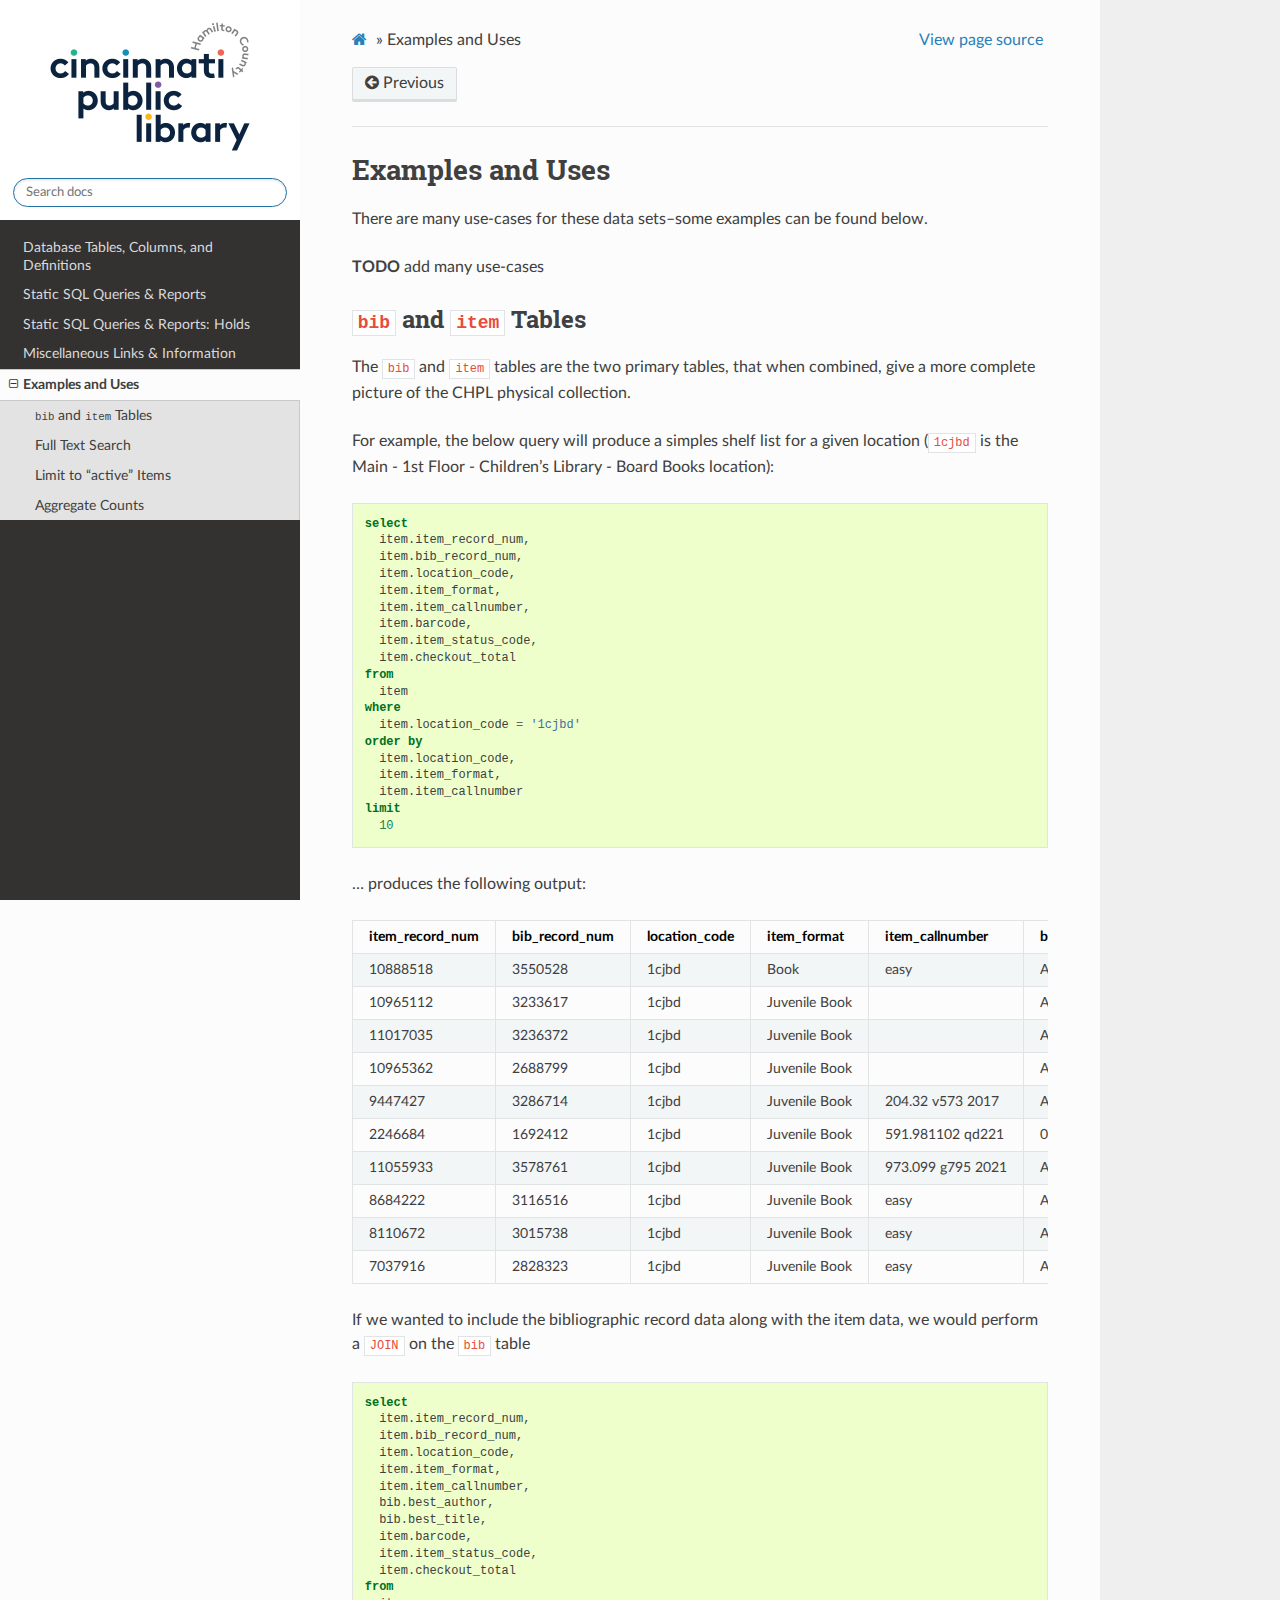
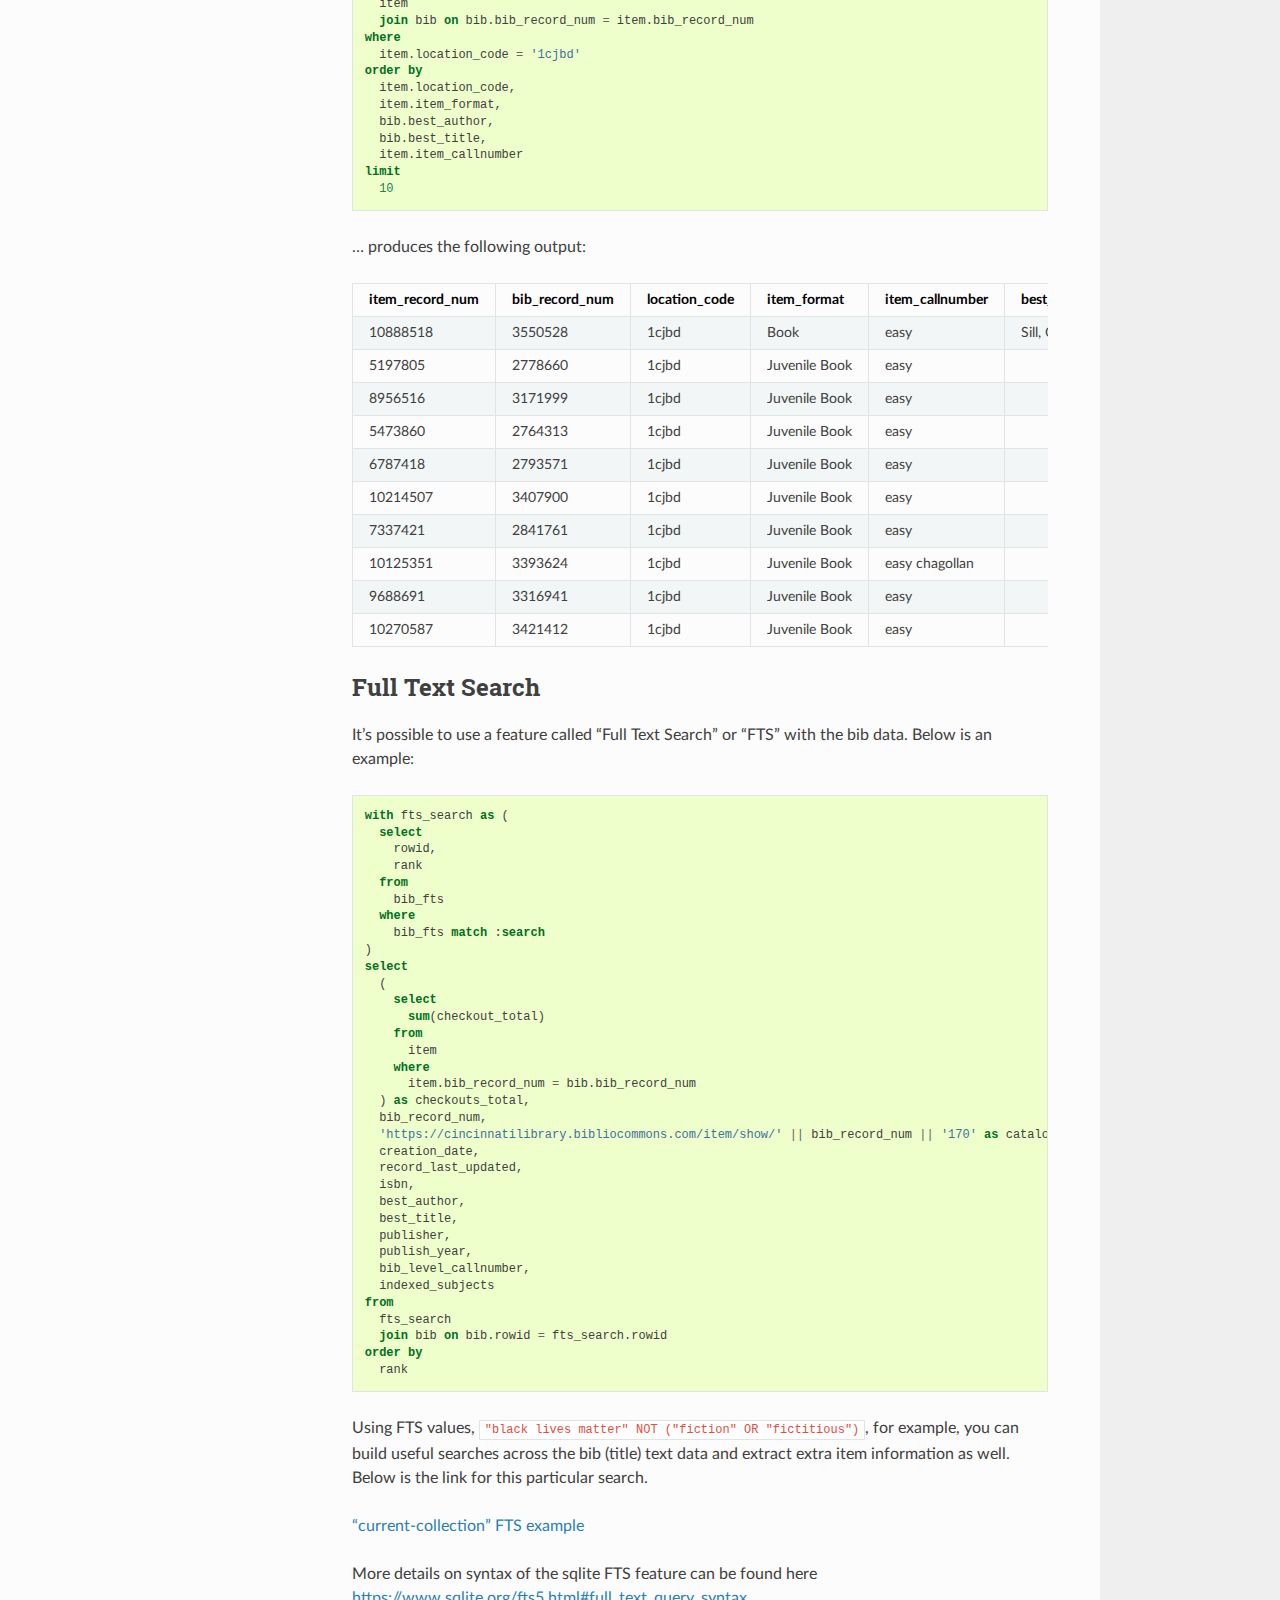
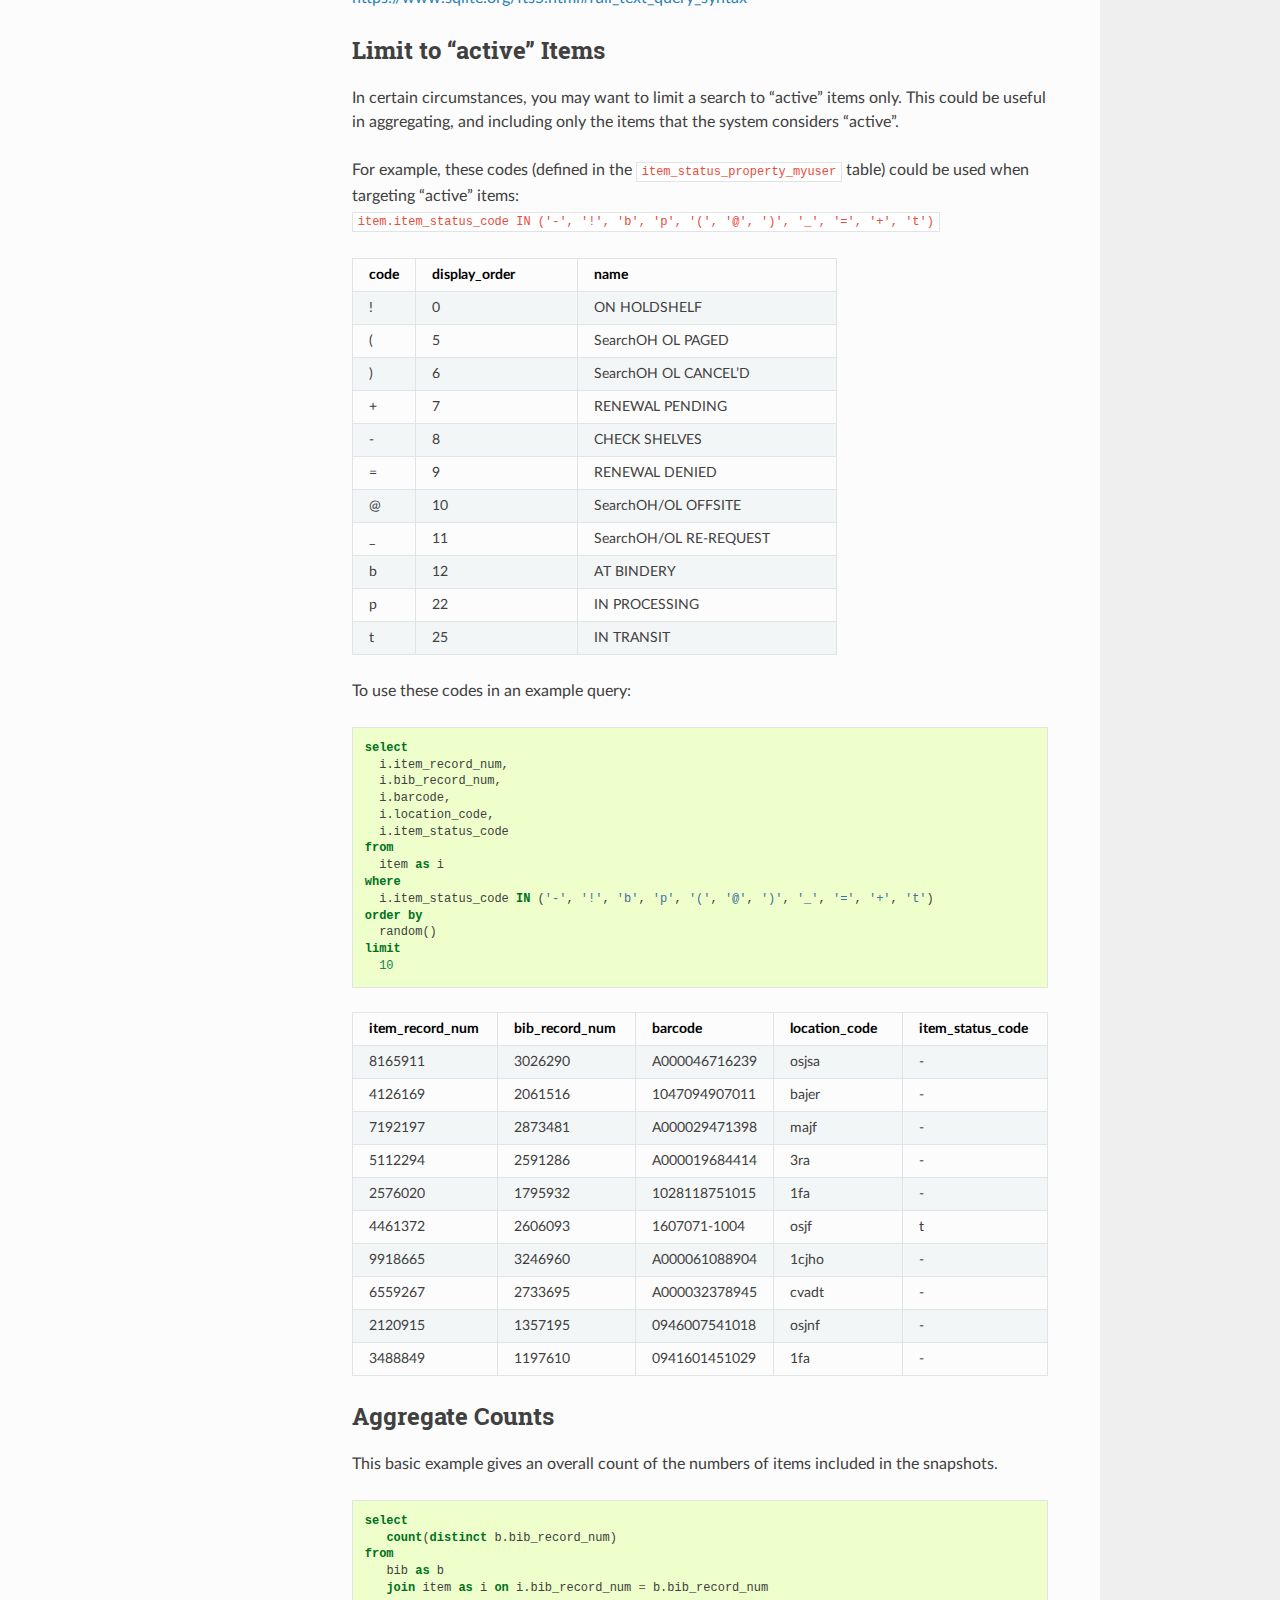
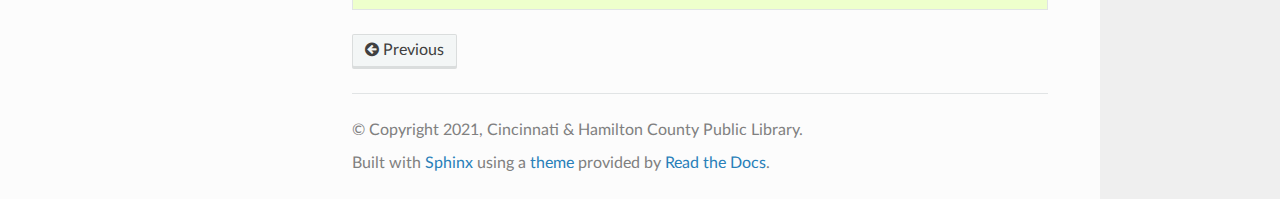
<file: docs/_build/html/examples.html>
<!DOCTYPE html>
<html class="writer-html5" lang="en" >
<head>
  <meta charset="utf-8" />
  
  <meta name="viewport" content="width=device-width, initial-scale=1.0" />
  
  <title>Examples and Uses &mdash; collection-analysis  documentation</title>
  

  
  <link rel="stylesheet" href="_static/css/theme.css" type="text/css" />
  <link rel="stylesheet" href="_static/pygments.css" type="text/css" />
  <link rel="stylesheet" href="_static/pygments.css" type="text/css" />
  <link rel="stylesheet" href="_static/css/theme.css" type="text/css" />

  
  

  
  

  

  
  <!--[if lt IE 9]>
    <script src="_static/js/html5shiv.min.js"></script>
  <![endif]-->
  
    
      <script type="text/javascript" id="documentation_options" data-url_root="./" src="_static/documentation_options.js"></script>
        <script data-url_root="./" id="documentation_options" src="_static/documentation_options.js"></script>
        <script src="_static/jquery.js"></script>
        <script src="_static/underscore.js"></script>
        <script src="_static/doctools.js"></script>
    
    <script type="text/javascript" src="_static/js/theme.js"></script>

    
    <link rel="index" title="Index" href="genindex.html" />
    <link rel="search" title="Search" href="search.html" />
    <link rel="prev" title="Miscellaneous Links &amp; Information" href="misc.html" /> 
</head>

<body class="wy-body-for-nav">

   
  <div class="wy-grid-for-nav">
    
    <nav data-toggle="wy-nav-shift" class="wy-nav-side">
      <div class="wy-side-scroll">
        <div class="wy-side-nav-search"  style="background: white" >
          

          
            <a href="index.html">
          

          
            
            <img src="_static/logo.png" class="logo" alt="Logo"/>
          
          </a>

          
            
            
          

          
<div role="search">
  <form id="rtd-search-form" class="wy-form" action="search.html" method="get">
    <input type="text" name="q" placeholder="Search docs" />
    <input type="hidden" name="check_keywords" value="yes" />
    <input type="hidden" name="area" value="default" />
  </form>
</div>

          
        </div>

        
        <div class="wy-menu wy-menu-vertical" data-spy="affix" role="navigation" aria-label="main navigation">
          
            
            
              
            
            
              <ul class="current">
<li class="toctree-l1"><a class="reference internal" href="database_tables.html">Database Tables, Columns, and Definitions</a></li>
<li class="toctree-l1"><a class="reference internal" href="static_queries.html">Static SQL Queries &amp; Reports</a></li>
<li class="toctree-l1"><a class="reference internal" href="static_queries_holds.html">Static SQL Queries &amp; Reports: Holds</a></li>
<li class="toctree-l1"><a class="reference internal" href="misc.html">Miscellaneous Links &amp; Information</a></li>
<li class="toctree-l1 current"><a class="current reference internal" href="#">Examples and Uses</a><ul>
<li class="toctree-l2"><a class="reference internal" href="#bib-and-item-tables"><code class="docutils literal notranslate"><span class="pre">bib</span></code> and <code class="docutils literal notranslate"><span class="pre">item</span></code> Tables</a></li>
<li class="toctree-l2"><a class="reference internal" href="#full-text-search">Full Text Search</a></li>
<li class="toctree-l2"><a class="reference internal" href="#limit-to-active-items">Limit to “active” Items</a></li>
<li class="toctree-l2"><a class="reference internal" href="#aggregate-counts">Aggregate Counts</a></li>
</ul>
</li>
</ul>

            
          
        </div>
        
      </div>
    </nav>

    <section data-toggle="wy-nav-shift" class="wy-nav-content-wrap">

      
      <nav class="wy-nav-top" aria-label="top navigation">
        
          <i data-toggle="wy-nav-top" class="fa fa-bars"></i>
          <a href="index.html">collection-analysis</a>
        
      </nav>


      <div class="wy-nav-content">
        
        <div class="rst-content">
        
          

















<div role="navigation" aria-label="breadcrumbs navigation">

  <ul class="wy-breadcrumbs">
    
      <li><a href="index.html" class="icon icon-home"></a> &raquo;</li>
        
      <li>Examples and Uses</li>
    
    
      <li class="wy-breadcrumbs-aside">
        
          
            <a href="_sources/examples.rst.txt" rel="nofollow"> View page source</a>
          
        
      </li>
    
  </ul>

  
  <div class="rst-breadcrumbs-buttons" role="navigation" aria-label="breadcrumb navigation">
      
      
        <a href="misc.html" class="btn btn-neutral float-left" title="Miscellaneous Links &amp; Information" accesskey="p"><span class="fa fa-arrow-circle-left" aria-hidden="true"></span> Previous</a>
      
  </div>
  
  <hr/>
</div>
          <div role="main" class="document" itemscope="itemscope" itemtype="http://schema.org/Article">
           <div itemprop="articleBody">
            
  <div class="section" id="examples-and-uses">
<h1>Examples and Uses<a class="headerlink" href="#examples-and-uses" title="Permalink to this headline">¶</a></h1>
<p>There are many use-cases for these data sets–some examples can be found below.</p>
<p><strong>TODO</strong> add many use-cases</p>
<div class="section" id="bib-and-item-tables">
<h2><code class="docutils literal notranslate"><span class="pre">bib</span></code> and <code class="docutils literal notranslate"><span class="pre">item</span></code> Tables<a class="headerlink" href="#bib-and-item-tables" title="Permalink to this headline">¶</a></h2>
<p>The <code class="docutils literal notranslate"><span class="pre">bib</span></code> and <code class="docutils literal notranslate"><span class="pre">item</span></code> tables are the two primary tables, that when combined, give a
more complete picture of the CHPL physical collection.</p>
<p>For example, the below query will produce a simples shelf list for a given
location (<code class="docutils literal notranslate"><span class="pre">1cjbd</span></code> is the Main - 1st Floor - Children’s Library - Board Books location):</p>
<div class="highlight-sql notranslate"><div class="highlight"><pre><span></span><span class="k">select</span>
  <span class="n">item</span><span class="p">.</span><span class="n">item_record_num</span><span class="p">,</span>
  <span class="n">item</span><span class="p">.</span><span class="n">bib_record_num</span><span class="p">,</span>
  <span class="n">item</span><span class="p">.</span><span class="n">location_code</span><span class="p">,</span>
  <span class="n">item</span><span class="p">.</span><span class="n">item_format</span><span class="p">,</span>
  <span class="n">item</span><span class="p">.</span><span class="n">item_callnumber</span><span class="p">,</span>
  <span class="n">item</span><span class="p">.</span><span class="n">barcode</span><span class="p">,</span>
  <span class="n">item</span><span class="p">.</span><span class="n">item_status_code</span><span class="p">,</span>
  <span class="n">item</span><span class="p">.</span><span class="n">checkout_total</span>
<span class="k">from</span>
  <span class="n">item</span>
<span class="k">where</span>
  <span class="n">item</span><span class="p">.</span><span class="n">location_code</span> <span class="o">=</span> <span class="s1">&#39;1cjbd&#39;</span>
<span class="k">order</span> <span class="k">by</span>
  <span class="n">item</span><span class="p">.</span><span class="n">location_code</span><span class="p">,</span>
  <span class="n">item</span><span class="p">.</span><span class="n">item_format</span><span class="p">,</span>
  <span class="n">item</span><span class="p">.</span><span class="n">item_callnumber</span>
<span class="k">limit</span>
  <span class="mi">10</span>
</pre></div>
</div>
<p>… produces the following output:</p>
<table class="docutils align-default">
<colgroup>
<col style="width: 13%" />
<col style="width: 12%" />
<col style="width: 11%" />
<col style="width: 11%" />
<col style="width: 18%" />
<col style="width: 11%" />
<col style="width: 13%" />
<col style="width: 12%" />
</colgroup>
<thead>
<tr class="row-odd"><th class="head"><p>item_record_num</p></th>
<th class="head"><p>bib_record_num</p></th>
<th class="head"><p>location_code</p></th>
<th class="head"><p>item_format</p></th>
<th class="head"><p>item_callnumber</p></th>
<th class="head"><p>barcode</p></th>
<th class="head"><p>item_status_code</p></th>
<th class="head"><p>checkout_total</p></th>
</tr>
</thead>
<tbody>
<tr class="row-even"><td><p>10888518</p></td>
<td><p>3550528</p></td>
<td><p>1cjbd</p></td>
<td><p>Book</p></td>
<td><p>easy</p></td>
<td><p>A000070519154</p></td>
<td><p>-</p></td>
<td><p>0</p></td>
</tr>
<tr class="row-odd"><td><p>10965112</p></td>
<td><p>3233617</p></td>
<td><p>1cjbd</p></td>
<td><p>Juvenile Book</p></td>
<td></td>
<td><p>A000070640273</p></td>
<td><p>-</p></td>
<td><p>1</p></td>
</tr>
<tr class="row-even"><td><p>11017035</p></td>
<td><p>3236372</p></td>
<td><p>1cjbd</p></td>
<td><p>Juvenile Book</p></td>
<td></td>
<td><p>A000069475681</p></td>
<td><p>-</p></td>
<td><p>1</p></td>
</tr>
<tr class="row-odd"><td><p>10965362</p></td>
<td><p>2688799</p></td>
<td><p>1cjbd</p></td>
<td><p>Juvenile Book</p></td>
<td></td>
<td><p>A000069006551</p></td>
<td><p>m</p></td>
<td><p>1</p></td>
</tr>
<tr class="row-even"><td><p>9447427</p></td>
<td><p>3286714</p></td>
<td><p>1cjbd</p></td>
<td><p>Juvenile Book</p></td>
<td><p>204.32 v573      2017</p></td>
<td><p>A000055734628</p></td>
<td><p>-</p></td>
<td><p>5</p></td>
</tr>
<tr class="row-odd"><td><p>2246684</p></td>
<td><p>1692412</p></td>
<td><p>1cjbd</p></td>
<td><p>Juvenile Book</p></td>
<td><p>591.981102 qd221</p></td>
<td><p>0987553048016</p></td>
<td><p>-</p></td>
<td><p>25</p></td>
</tr>
<tr class="row-even"><td><p>11055933</p></td>
<td><p>3578761</p></td>
<td><p>1cjbd</p></td>
<td><p>Juvenile Book</p></td>
<td><p>973.099 g795      2021</p></td>
<td><p>A000065991095</p></td>
<td><p>-</p></td>
<td><p>1</p></td>
</tr>
<tr class="row-odd"><td><p>8684222</p></td>
<td><p>3116516</p></td>
<td><p>1cjbd</p></td>
<td><p>Juvenile Book</p></td>
<td><p>easy</p></td>
<td><p>A000049629173</p></td>
<td><p>!</p></td>
<td><p>17</p></td>
</tr>
<tr class="row-even"><td><p>8110672</p></td>
<td><p>3015738</p></td>
<td><p>1cjbd</p></td>
<td><p>Juvenile Book</p></td>
<td><p>easy</p></td>
<td><p>A000043824309</p></td>
<td><p>!</p></td>
<td><p>17</p></td>
</tr>
<tr class="row-odd"><td><p>7037916</p></td>
<td><p>2828323</p></td>
<td><p>1cjbd</p></td>
<td><p>Juvenile Book</p></td>
<td><p>easy</p></td>
<td><p>A000037885829</p></td>
<td><p>!</p></td>
<td><p>15</p></td>
</tr>
</tbody>
</table>
<p>If we wanted to include the bibliographic record data along with the item data, we would perform a <code class="docutils literal notranslate"><span class="pre">JOIN</span></code> on the <code class="docutils literal notranslate"><span class="pre">bib</span></code> table</p>
<div class="highlight-sql notranslate"><div class="highlight"><pre><span></span><span class="k">select</span>
  <span class="n">item</span><span class="p">.</span><span class="n">item_record_num</span><span class="p">,</span>
  <span class="n">item</span><span class="p">.</span><span class="n">bib_record_num</span><span class="p">,</span>
  <span class="n">item</span><span class="p">.</span><span class="n">location_code</span><span class="p">,</span>
  <span class="n">item</span><span class="p">.</span><span class="n">item_format</span><span class="p">,</span>
  <span class="n">item</span><span class="p">.</span><span class="n">item_callnumber</span><span class="p">,</span>
  <span class="n">bib</span><span class="p">.</span><span class="n">best_author</span><span class="p">,</span>
  <span class="n">bib</span><span class="p">.</span><span class="n">best_title</span><span class="p">,</span>
  <span class="n">item</span><span class="p">.</span><span class="n">barcode</span><span class="p">,</span>
  <span class="n">item</span><span class="p">.</span><span class="n">item_status_code</span><span class="p">,</span>
  <span class="n">item</span><span class="p">.</span><span class="n">checkout_total</span>
<span class="k">from</span>
  <span class="n">item</span>
  <span class="k">join</span> <span class="n">bib</span> <span class="k">on</span> <span class="n">bib</span><span class="p">.</span><span class="n">bib_record_num</span> <span class="o">=</span> <span class="n">item</span><span class="p">.</span><span class="n">bib_record_num</span>
<span class="k">where</span>
  <span class="n">item</span><span class="p">.</span><span class="n">location_code</span> <span class="o">=</span> <span class="s1">&#39;1cjbd&#39;</span>
<span class="k">order</span> <span class="k">by</span>
  <span class="n">item</span><span class="p">.</span><span class="n">location_code</span><span class="p">,</span>
  <span class="n">item</span><span class="p">.</span><span class="n">item_format</span><span class="p">,</span>
  <span class="n">bib</span><span class="p">.</span><span class="n">best_author</span><span class="p">,</span>
  <span class="n">bib</span><span class="p">.</span><span class="n">best_title</span><span class="p">,</span>
  <span class="n">item</span><span class="p">.</span><span class="n">item_callnumber</span>
<span class="k">limit</span>
  <span class="mi">10</span>
</pre></div>
</div>
<p>… produces the following output:</p>
<table class="docutils align-default">
<colgroup>
<col style="width: 6%" />
<col style="width: 6%" />
<col style="width: 5%" />
<col style="width: 5%" />
<col style="width: 6%" />
<col style="width: 12%" />
<col style="width: 42%" />
<col style="width: 5%" />
<col style="width: 6%" />
<col style="width: 6%" />
</colgroup>
<thead>
<tr class="row-odd"><th class="head"><p>item_record_num</p></th>
<th class="head"><p>bib_record_num</p></th>
<th class="head"><p>location_code</p></th>
<th class="head"><p>item_format</p></th>
<th class="head"><p>item_callnumber</p></th>
<th class="head"><p>best_author</p></th>
<th class="head"><p>best_title</p></th>
<th class="head"><p>barcode</p></th>
<th class="head"><p>item_status_code</p></th>
<th class="head"><p>checkout_total</p></th>
</tr>
</thead>
<tbody>
<tr class="row-even"><td><p>10888518</p></td>
<td><p>3550528</p></td>
<td><p>1cjbd</p></td>
<td><p>Book</p></td>
<td><p>easy</p></td>
<td><p>Sill, Cathryn P., 1953- author.</p></td>
<td><p>Curious about mammals</p></td>
<td><p>A000070519154</p></td>
<td><p>-</p></td>
<td><p>0</p></td>
</tr>
<tr class="row-odd"><td><p>5197805</p></td>
<td><p>2778660</p></td>
<td><p>1cjbd</p></td>
<td><p>Juvenile Book</p></td>
<td><p>easy</p></td>
<td></td>
<td><p>1, 2, 3, sí! : a numbers book in English and Spanish / [design by Madeleine Budnick ; photography by Peggy Tenison].</p></td>
<td><p>A000029565165</p></td>
<td><p>n</p></td>
<td><p>19</p></td>
</tr>
<tr class="row-even"><td><p>8956516</p></td>
<td><p>3171999</p></td>
<td><p>1cjbd</p></td>
<td><p>Juvenile Book</p></td>
<td><p>easy</p></td>
<td></td>
<td><p>123 Blaze!</p></td>
<td><p>A000052530748</p></td>
<td><p>-</p></td>
<td><p>7</p></td>
</tr>
<tr class="row-odd"><td><p>5473860</p></td>
<td><p>2764313</p></td>
<td><p>1cjbd</p></td>
<td><p>Juvenile Book</p></td>
<td><p>easy</p></td>
<td></td>
<td><p>5 busy ducklings.</p></td>
<td><p>1825831-1001</p></td>
<td><p>w</p></td>
<td><p>26</p></td>
</tr>
<tr class="row-even"><td><p>6787418</p></td>
<td><p>2793571</p></td>
<td><p>1cjbd</p></td>
<td><p>Juvenile Book</p></td>
<td><p>easy</p></td>
<td></td>
<td><p>A day at the zoo.</p></td>
<td><p>A000037147154</p></td>
<td><p>n</p></td>
<td><p>5</p></td>
</tr>
<tr class="row-odd"><td><p>10214507</p></td>
<td><p>3407900</p></td>
<td><p>1cjbd</p></td>
<td><p>Juvenile Book</p></td>
<td><p>easy</p></td>
<td></td>
<td><p>A little book about ABCs</p></td>
<td><p>A000062920188</p></td>
<td><p>n</p></td>
<td><p>5</p></td>
</tr>
<tr class="row-even"><td><p>7337421</p></td>
<td><p>2841761</p></td>
<td><p>1cjbd</p></td>
<td><p>Juvenile Book</p></td>
<td><p>easy</p></td>
<td></td>
<td><p>ABC 123.</p></td>
<td><p>A000037726080</p></td>
<td><p>e</p></td>
<td><p>4</p></td>
</tr>
<tr class="row-odd"><td><p>10125351</p></td>
<td><p>3393624</p></td>
<td><p>1cjbd</p></td>
<td><p>Juvenile Book</p></td>
<td><p>easy chagollan</p></td>
<td></td>
<td><p>ABC animals</p></td>
<td><p>A000064045935</p></td>
<td><p>-</p></td>
<td><p>14</p></td>
</tr>
<tr class="row-even"><td><p>9688691</p></td>
<td><p>3316941</p></td>
<td><p>1cjbd</p></td>
<td><p>Juvenile Book</p></td>
<td><p>easy</p></td>
<td></td>
<td><p>ABC color</p></td>
<td><p>A000058339714</p></td>
<td><p>-</p></td>
<td><p>8</p></td>
</tr>
<tr class="row-odd"><td><p>10270587</p></td>
<td><p>3421412</p></td>
<td><p>1cjbd</p></td>
<td><p>Juvenile Book</p></td>
<td><p>easy</p></td>
<td></td>
<td><p>ABC what can she be? : girls can be anything they want to be, from A to Z</p></td>
<td><p>A000064370325</p></td>
<td><p>-</p></td>
<td><p>11</p></td>
</tr>
</tbody>
</table>
</div>
<div class="section" id="full-text-search">
<h2>Full Text Search<a class="headerlink" href="#full-text-search" title="Permalink to this headline">¶</a></h2>
<p>It’s possible to use a feature called “Full Text Search” or “FTS” with the bib data. Below is an example:</p>
<div class="highlight-sql notranslate"><div class="highlight"><pre><span></span><span class="k">with</span> <span class="n">fts_search</span> <span class="k">as</span> <span class="p">(</span>
  <span class="k">select</span>
    <span class="n">rowid</span><span class="p">,</span>
    <span class="n">rank</span>
  <span class="k">from</span>
    <span class="n">bib_fts</span>
  <span class="k">where</span>
    <span class="n">bib_fts</span> <span class="k">match</span> <span class="p">:</span><span class="k">search</span>
<span class="p">)</span>
<span class="k">select</span>
  <span class="p">(</span>
    <span class="k">select</span>
      <span class="k">sum</span><span class="p">(</span><span class="n">checkout_total</span><span class="p">)</span>
    <span class="k">from</span>
      <span class="n">item</span>
    <span class="k">where</span>
      <span class="n">item</span><span class="p">.</span><span class="n">bib_record_num</span> <span class="o">=</span> <span class="n">bib</span><span class="p">.</span><span class="n">bib_record_num</span>
  <span class="p">)</span> <span class="k">as</span> <span class="n">checkouts_total</span><span class="p">,</span>
  <span class="n">bib_record_num</span><span class="p">,</span>
  <span class="s1">&#39;https://cincinnatilibrary.bibliocommons.com/item/show/&#39;</span> <span class="o">||</span> <span class="n">bib_record_num</span> <span class="o">||</span> <span class="s1">&#39;170&#39;</span> <span class="k">as</span> <span class="n">catalog_link</span><span class="p">,</span>
  <span class="n">creation_date</span><span class="p">,</span>
  <span class="n">record_last_updated</span><span class="p">,</span>
  <span class="n">isbn</span><span class="p">,</span>
  <span class="n">best_author</span><span class="p">,</span>
  <span class="n">best_title</span><span class="p">,</span>
  <span class="n">publisher</span><span class="p">,</span>
  <span class="n">publish_year</span><span class="p">,</span>
  <span class="n">bib_level_callnumber</span><span class="p">,</span>
  <span class="n">indexed_subjects</span>
<span class="k">from</span>
  <span class="n">fts_search</span>
  <span class="k">join</span> <span class="n">bib</span> <span class="k">on</span> <span class="n">bib</span><span class="p">.</span><span class="n">rowid</span> <span class="o">=</span> <span class="n">fts_search</span><span class="p">.</span><span class="n">rowid</span>
<span class="k">order</span> <span class="k">by</span>
  <span class="n">rank</span>
</pre></div>
</div>
<p>Using FTS values, <code class="docutils literal notranslate"><span class="pre">&quot;black</span> <span class="pre">lives</span> <span class="pre">matter&quot;</span> <span class="pre">NOT</span> <span class="pre">(&quot;fiction&quot;</span> <span class="pre">OR</span> <span class="pre">&quot;fictitious&quot;)</span></code>, for example, you can build useful searches across the bib (title) text data and extract extra item information as well. Below is the link for this particular search.</p>
<p><a class="reference external" href="https://ilsweb.cincinnatilibrary.org/collection-analysis/current_collection-87a9011?sql=with+fts_search+as+%28%0D%0A++select%0D%0A++++rowid%2C%0D%0A++++rank%0D%0A++from%0D%0A++++bib_fts%0D%0A++where%0D%0A++++bib_fts+match+%3Asearch%0D%0A%29%0D%0Aselect%0D%0A++%28%0D%0A++++select%0D%0A++++++sum%28checkout_total%29%0D%0A++++from%0D%0A++++++item%0D%0A++++where%0D%0A++++++item.bib_record_num+%3D+bib.bib_record_num%0D%0A++%29+as+checkouts_total%2C%0D%0A++bib_record_num%2C%0D%0A++%27https%3A%2F%2Fcincinnatilibrary.bibliocommons.com%2Fitem%2Fshow%2F%27+%7C%7C+bib_record_num+%7C%7C+%27170%27+as+catalog_link%2C%0D%0A++creation_date%2C%0D%0A++record_last_updated%2C%0D%0A++isbn%2C%0D%0A++best_author%2C%0D%0A++best_title%2C%0D%0A++publisher%2C%0D%0A++publish_year%2C%0D%0A++bib_level_callnumber%2C%0D%0A++indexed_subjects%0D%0Afrom%0D%0A++fts_search%0D%0A++join+bib+on+bib.rowid+%3D+fts_search.rowid%0D%0Aorder+by%0D%0A++rank&amp;search=%22black+lives+matter%22+NOT+%28%22fiction%22+OR+%22fictitious%22%29">“current-collection” FTS example</a></p>
<p>More details on syntax of the sqlite FTS feature can be found here <a class="reference external" href="https://www.sqlite.org/fts5.html#full_text_query_syntax">https://www.sqlite.org/fts5.html#full_text_query_syntax</a></p>
</div>
<div class="section" id="limit-to-active-items">
<h2>Limit to “active” Items<a class="headerlink" href="#limit-to-active-items" title="Permalink to this headline">¶</a></h2>
<p>In certain circumstances, you may want to limit a search to “active” items only.
This could be useful in aggregating, and including only the items that the
system considers “active”.</p>
<p>For example, these codes (defined in the <code class="docutils literal notranslate"><span class="pre">item_status_property_myuser</span></code> table) could be used when targeting “active” items:
<code class="docutils literal notranslate"><span class="pre">item.item_status_code</span> <span class="pre">IN</span> <span class="pre">('-',</span> <span class="pre">'!',</span> <span class="pre">'b',</span> <span class="pre">'p',</span> <span class="pre">'(',</span> <span class="pre">'&#64;',</span> <span class="pre">')',</span> <span class="pre">'_',</span> <span class="pre">'=',</span> <span class="pre">'+',</span> <span class="pre">'t')</span></code></p>
<table class="docutils align-default">
<colgroup>
<col style="width: 13%" />
<col style="width: 33%" />
<col style="width: 53%" />
</colgroup>
<thead>
<tr class="row-odd"><th class="head"><p>code</p></th>
<th class="head"><p>display_order</p></th>
<th class="head"><p>name</p></th>
</tr>
</thead>
<tbody>
<tr class="row-even"><td><p>!</p></td>
<td><p>0</p></td>
<td><p>ON HOLDSHELF</p></td>
</tr>
<tr class="row-odd"><td><p>(</p></td>
<td><p>5</p></td>
<td><p>SearchOH OL PAGED</p></td>
</tr>
<tr class="row-even"><td><p>)</p></td>
<td><p>6</p></td>
<td><p>SearchOH OL CANCEL’D</p></td>
</tr>
<tr class="row-odd"><td><p>+</p></td>
<td><p>7</p></td>
<td><p>RENEWAL PENDING</p></td>
</tr>
<tr class="row-even"><td><p>-</p></td>
<td><p>8</p></td>
<td><p>CHECK SHELVES</p></td>
</tr>
<tr class="row-odd"><td><p>=</p></td>
<td><p>9</p></td>
<td><p>RENEWAL DENIED</p></td>
</tr>
<tr class="row-even"><td><p>&#64;</p></td>
<td><p>10</p></td>
<td><p>SearchOH/OL OFFSITE</p></td>
</tr>
<tr class="row-odd"><td><p>_</p></td>
<td><p>11</p></td>
<td><p>SearchOH/OL RE-REQUEST</p></td>
</tr>
<tr class="row-even"><td><p>b</p></td>
<td><p>12</p></td>
<td><p>AT BINDERY</p></td>
</tr>
<tr class="row-odd"><td><p>p</p></td>
<td><p>22</p></td>
<td><p>IN PROCESSING</p></td>
</tr>
<tr class="row-even"><td><p>t</p></td>
<td><p>25</p></td>
<td><p>IN TRANSIT</p></td>
</tr>
</tbody>
</table>
<p>To use these codes in an example query:</p>
<div class="highlight-sql notranslate"><div class="highlight"><pre><span></span><span class="k">select</span>
  <span class="n">i</span><span class="p">.</span><span class="n">item_record_num</span><span class="p">,</span>
  <span class="n">i</span><span class="p">.</span><span class="n">bib_record_num</span><span class="p">,</span>
  <span class="n">i</span><span class="p">.</span><span class="n">barcode</span><span class="p">,</span>
  <span class="n">i</span><span class="p">.</span><span class="n">location_code</span><span class="p">,</span>
  <span class="n">i</span><span class="p">.</span><span class="n">item_status_code</span>
<span class="k">from</span>
  <span class="n">item</span> <span class="k">as</span> <span class="n">i</span>
<span class="k">where</span>
  <span class="n">i</span><span class="p">.</span><span class="n">item_status_code</span> <span class="k">IN</span> <span class="p">(</span><span class="s1">&#39;-&#39;</span><span class="p">,</span> <span class="s1">&#39;!&#39;</span><span class="p">,</span> <span class="s1">&#39;b&#39;</span><span class="p">,</span> <span class="s1">&#39;p&#39;</span><span class="p">,</span> <span class="s1">&#39;(&#39;</span><span class="p">,</span> <span class="s1">&#39;@&#39;</span><span class="p">,</span> <span class="s1">&#39;)&#39;</span><span class="p">,</span> <span class="s1">&#39;_&#39;</span><span class="p">,</span> <span class="s1">&#39;=&#39;</span><span class="p">,</span> <span class="s1">&#39;+&#39;</span><span class="p">,</span> <span class="s1">&#39;t&#39;</span><span class="p">)</span>
<span class="k">order</span> <span class="k">by</span>
  <span class="n">random</span><span class="p">()</span>
<span class="k">limit</span>
  <span class="mi">10</span>
</pre></div>
</div>
<table class="docutils align-default">
<colgroup>
<col style="width: 21%" />
<col style="width: 20%" />
<col style="width: 19%" />
<col style="width: 19%" />
<col style="width: 22%" />
</colgroup>
<thead>
<tr class="row-odd"><th class="head"><p>item_record_num</p></th>
<th class="head"><p>bib_record_num</p></th>
<th class="head"><p>barcode</p></th>
<th class="head"><p>location_code</p></th>
<th class="head"><p>item_status_code</p></th>
</tr>
</thead>
<tbody>
<tr class="row-even"><td><p>8165911</p></td>
<td><p>3026290</p></td>
<td><p>A000046716239</p></td>
<td><p>osjsa</p></td>
<td><p>-</p></td>
</tr>
<tr class="row-odd"><td><p>4126169</p></td>
<td><p>2061516</p></td>
<td><p>1047094907011</p></td>
<td><p>bajer</p></td>
<td><p>-</p></td>
</tr>
<tr class="row-even"><td><p>7192197</p></td>
<td><p>2873481</p></td>
<td><p>A000029471398</p></td>
<td><p>majf</p></td>
<td><p>-</p></td>
</tr>
<tr class="row-odd"><td><p>5112294</p></td>
<td><p>2591286</p></td>
<td><p>A000019684414</p></td>
<td><p>3ra</p></td>
<td><p>-</p></td>
</tr>
<tr class="row-even"><td><p>2576020</p></td>
<td><p>1795932</p></td>
<td><p>1028118751015</p></td>
<td><p>1fa</p></td>
<td><p>-</p></td>
</tr>
<tr class="row-odd"><td><p>4461372</p></td>
<td><p>2606093</p></td>
<td><p>1607071-1004</p></td>
<td><p>osjf</p></td>
<td><p>t</p></td>
</tr>
<tr class="row-even"><td><p>9918665</p></td>
<td><p>3246960</p></td>
<td><p>A000061088904</p></td>
<td><p>1cjho</p></td>
<td><p>-</p></td>
</tr>
<tr class="row-odd"><td><p>6559267</p></td>
<td><p>2733695</p></td>
<td><p>A000032378945</p></td>
<td><p>cvadt</p></td>
<td><p>-</p></td>
</tr>
<tr class="row-even"><td><p>2120915</p></td>
<td><p>1357195</p></td>
<td><p>0946007541018</p></td>
<td><p>osjnf</p></td>
<td><p>-</p></td>
</tr>
<tr class="row-odd"><td><p>3488849</p></td>
<td><p>1197610</p></td>
<td><p>0941601451029</p></td>
<td><p>1fa</p></td>
<td><p>-</p></td>
</tr>
</tbody>
</table>
</div>
<div class="section" id="aggregate-counts">
<h2>Aggregate Counts<a class="headerlink" href="#aggregate-counts" title="Permalink to this headline">¶</a></h2>
<p>This basic example gives an overall count of the numbers of items included in the snapshots.</p>
<div class="highlight-sql notranslate"><div class="highlight"><pre><span></span><span class="k">select</span>
   <span class="k">count</span><span class="p">(</span><span class="k">distinct</span> <span class="n">b</span><span class="p">.</span><span class="n">bib_record_num</span><span class="p">)</span>
<span class="k">from</span>
   <span class="n">bib</span> <span class="k">as</span> <span class="n">b</span>
   <span class="k">join</span> <span class="n">item</span> <span class="k">as</span> <span class="n">i</span> <span class="k">on</span> <span class="n">i</span><span class="p">.</span><span class="n">bib_record_num</span> <span class="o">=</span> <span class="n">b</span><span class="p">.</span><span class="n">bib_record_num</span>
</pre></div>
</div>
</div>
</div>


           </div>
           
          </div>
          <footer>
    <div class="rst-footer-buttons" role="navigation" aria-label="footer navigation">
        <a href="misc.html" class="btn btn-neutral float-left" title="Miscellaneous Links &amp; Information" accesskey="p" rel="prev"><span class="fa fa-arrow-circle-left" aria-hidden="true"></span> Previous</a>
    </div>

  <hr/>

  <div role="contentinfo">
    <p>
        &#169; Copyright 2021, Cincinnati &amp; Hamilton County Public Library.

    </p>
  </div>
    
    
    
    Built with <a href="https://www.sphinx-doc.org/">Sphinx</a> using a
    
    <a href="https://github.com/readthedocs/sphinx_rtd_theme">theme</a>
    
    provided by <a href="https://readthedocs.org">Read the Docs</a>. 

</footer>
        </div>
      </div>

    </section>

  </div>
  

  <script type="text/javascript">
      jQuery(function () {
          SphinxRtdTheme.Navigation.enable(true);
      });
  </script>

  
  
    
   

</body>
</html>
</file>
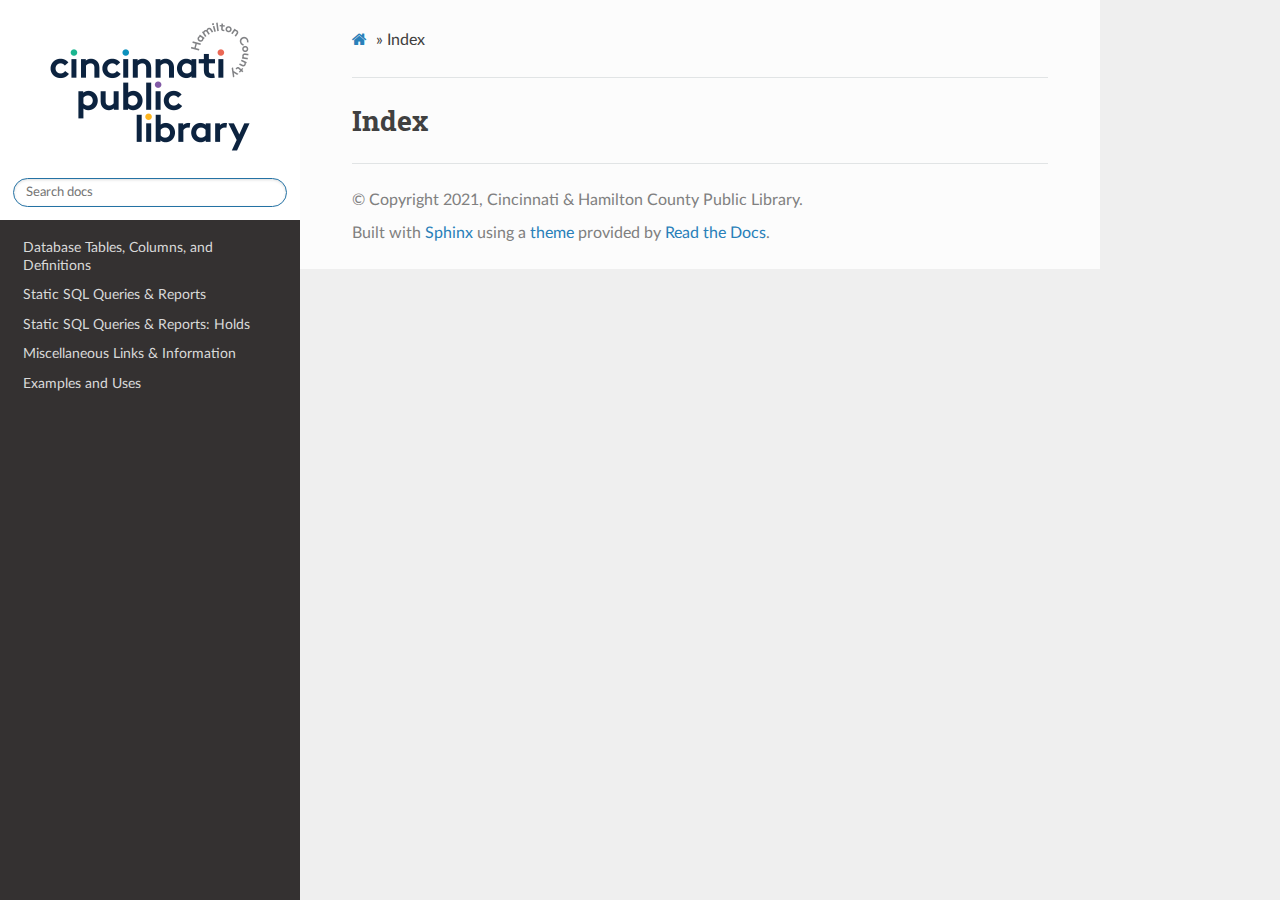
<file: docs/_build/html/genindex.html>
<!DOCTYPE html>
<html class="writer-html5" lang="en" >
<head>
  <meta charset="utf-8" />
  
  <meta name="viewport" content="width=device-width, initial-scale=1.0" />
  
  <title>Index &mdash; collection-analysis  documentation</title>
  

  
  <link rel="stylesheet" href="_static/css/theme.css" type="text/css" />
  <link rel="stylesheet" href="_static/pygments.css" type="text/css" />
  <link rel="stylesheet" href="_static/pygments.css" type="text/css" />
  <link rel="stylesheet" href="_static/css/theme.css" type="text/css" />

  
  

  
  

  

  
  <!--[if lt IE 9]>
    <script src="_static/js/html5shiv.min.js"></script>
  <![endif]-->
  
    
      <script type="text/javascript" id="documentation_options" data-url_root="./" src="_static/documentation_options.js"></script>
        <script data-url_root="./" id="documentation_options" src="_static/documentation_options.js"></script>
        <script src="_static/jquery.js"></script>
        <script src="_static/underscore.js"></script>
        <script src="_static/doctools.js"></script>
    
    <script type="text/javascript" src="_static/js/theme.js"></script>

    
    <link rel="index" title="Index" href="#" />
    <link rel="search" title="Search" href="search.html" /> 
</head>

<body class="wy-body-for-nav">

   
  <div class="wy-grid-for-nav">
    
    <nav data-toggle="wy-nav-shift" class="wy-nav-side">
      <div class="wy-side-scroll">
        <div class="wy-side-nav-search"  style="background: white" >
          

          
            <a href="index.html">
          

          
            
            <img src="_static/logo.png" class="logo" alt="Logo"/>
          
          </a>

          
            
            
          

          
<div role="search">
  <form id="rtd-search-form" class="wy-form" action="search.html" method="get">
    <input type="text" name="q" placeholder="Search docs" />
    <input type="hidden" name="check_keywords" value="yes" />
    <input type="hidden" name="area" value="default" />
  </form>
</div>

          
        </div>

        
        <div class="wy-menu wy-menu-vertical" data-spy="affix" role="navigation" aria-label="main navigation">
          
            
            
              
            
            
              <ul>
<li class="toctree-l1"><a class="reference internal" href="database_tables.html">Database Tables, Columns, and Definitions</a></li>
<li class="toctree-l1"><a class="reference internal" href="static_queries.html">Static SQL Queries &amp; Reports</a></li>
<li class="toctree-l1"><a class="reference internal" href="static_queries_holds.html">Static SQL Queries &amp; Reports: Holds</a></li>
<li class="toctree-l1"><a class="reference internal" href="misc.html">Miscellaneous Links &amp; Information</a></li>
<li class="toctree-l1"><a class="reference internal" href="examples.html">Examples and Uses</a></li>
</ul>

            
          
        </div>
        
      </div>
    </nav>

    <section data-toggle="wy-nav-shift" class="wy-nav-content-wrap">

      
      <nav class="wy-nav-top" aria-label="top navigation">
        
          <i data-toggle="wy-nav-top" class="fa fa-bars"></i>
          <a href="index.html">collection-analysis</a>
        
      </nav>


      <div class="wy-nav-content">
        
        <div class="rst-content">
        
          

















<div role="navigation" aria-label="breadcrumbs navigation">

  <ul class="wy-breadcrumbs">
    
      <li><a href="index.html" class="icon icon-home"></a> &raquo;</li>
        
      <li>Index</li>
    
    
      <li class="wy-breadcrumbs-aside">
        
          
        
      </li>
    
  </ul>

  
  <hr/>
</div>
          <div role="main" class="document" itemscope="itemscope" itemtype="http://schema.org/Article">
           <div itemprop="articleBody">
            

<h1 id="index">Index</h1>

<div class="genindex-jumpbox">
 
</div>


           </div>
           
          </div>
          <footer>

  <hr/>

  <div role="contentinfo">
    <p>
        &#169; Copyright 2021, Cincinnati &amp; Hamilton County Public Library.

    </p>
  </div>
    
    
    
    Built with <a href="https://www.sphinx-doc.org/">Sphinx</a> using a
    
    <a href="https://github.com/readthedocs/sphinx_rtd_theme">theme</a>
    
    provided by <a href="https://readthedocs.org">Read the Docs</a>. 

</footer>
        </div>
      </div>

    </section>

  </div>
  

  <script type="text/javascript">
      jQuery(function () {
          SphinxRtdTheme.Navigation.enable(true);
      });
  </script>

  
  
    
   

</body>
</html>
</file>
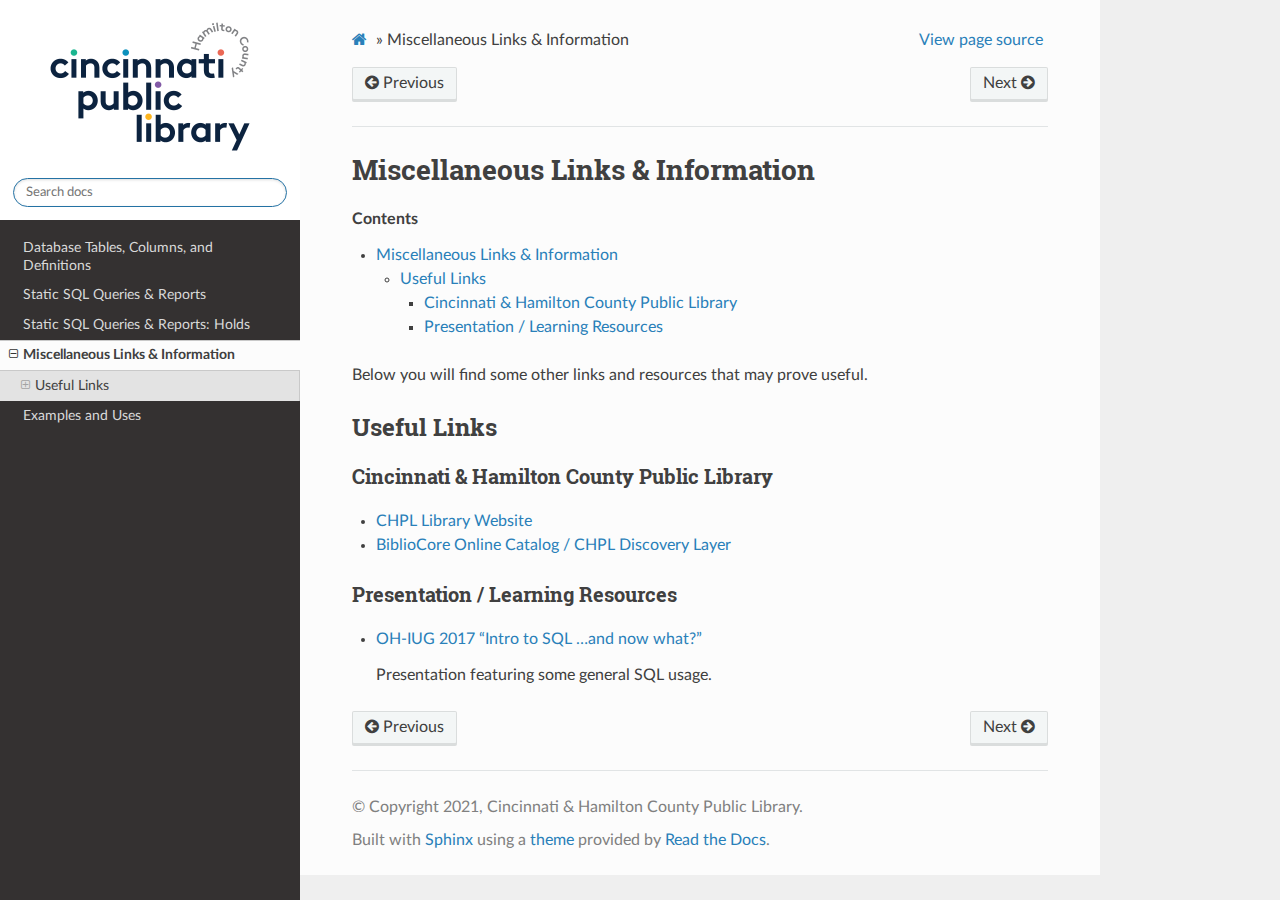
<file: docs/_build/html/misc.html>
<!DOCTYPE html>
<html class="writer-html5" lang="en" >
<head>
  <meta charset="utf-8" />
  
  <meta name="viewport" content="width=device-width, initial-scale=1.0" />
  
  <title>Miscellaneous Links &amp; Information &mdash; collection-analysis  documentation</title>
  

  
  <link rel="stylesheet" href="_static/css/theme.css" type="text/css" />
  <link rel="stylesheet" href="_static/pygments.css" type="text/css" />
  <link rel="stylesheet" href="_static/pygments.css" type="text/css" />
  <link rel="stylesheet" href="_static/css/theme.css" type="text/css" />

  
  

  
  

  

  
  <!--[if lt IE 9]>
    <script src="_static/js/html5shiv.min.js"></script>
  <![endif]-->
  
    
      <script type="text/javascript" id="documentation_options" data-url_root="./" src="_static/documentation_options.js"></script>
        <script data-url_root="./" id="documentation_options" src="_static/documentation_options.js"></script>
        <script src="_static/jquery.js"></script>
        <script src="_static/underscore.js"></script>
        <script src="_static/doctools.js"></script>
    
    <script type="text/javascript" src="_static/js/theme.js"></script>

    
    <link rel="index" title="Index" href="genindex.html" />
    <link rel="search" title="Search" href="search.html" />
    <link rel="next" title="Examples and Uses" href="examples.html" />
    <link rel="prev" title="Static SQL Queries &amp; Reports: Holds" href="static_queries_holds.html" /> 
</head>

<body class="wy-body-for-nav">

   
  <div class="wy-grid-for-nav">
    
    <nav data-toggle="wy-nav-shift" class="wy-nav-side">
      <div class="wy-side-scroll">
        <div class="wy-side-nav-search"  style="background: white" >
          

          
            <a href="index.html">
          

          
            
            <img src="_static/logo.png" class="logo" alt="Logo"/>
          
          </a>

          
            
            
          

          
<div role="search">
  <form id="rtd-search-form" class="wy-form" action="search.html" method="get">
    <input type="text" name="q" placeholder="Search docs" />
    <input type="hidden" name="check_keywords" value="yes" />
    <input type="hidden" name="area" value="default" />
  </form>
</div>

          
        </div>

        
        <div class="wy-menu wy-menu-vertical" data-spy="affix" role="navigation" aria-label="main navigation">
          
            
            
              
            
            
              <ul class="current">
<li class="toctree-l1"><a class="reference internal" href="database_tables.html">Database Tables, Columns, and Definitions</a></li>
<li class="toctree-l1"><a class="reference internal" href="static_queries.html">Static SQL Queries &amp; Reports</a></li>
<li class="toctree-l1"><a class="reference internal" href="static_queries_holds.html">Static SQL Queries &amp; Reports: Holds</a></li>
<li class="toctree-l1 current"><a class="current reference internal" href="#">Miscellaneous Links &amp; Information</a><ul>
<li class="toctree-l2"><a class="reference internal" href="#useful-links">Useful Links</a><ul>
<li class="toctree-l3"><a class="reference internal" href="#cincinnati-hamilton-county-public-library">Cincinnati &amp; Hamilton County Public Library</a></li>
<li class="toctree-l3"><a class="reference internal" href="#presentation-learning-resources">Presentation / Learning Resources</a></li>
</ul>
</li>
</ul>
</li>
<li class="toctree-l1"><a class="reference internal" href="examples.html">Examples and Uses</a></li>
</ul>

            
          
        </div>
        
      </div>
    </nav>

    <section data-toggle="wy-nav-shift" class="wy-nav-content-wrap">

      
      <nav class="wy-nav-top" aria-label="top navigation">
        
          <i data-toggle="wy-nav-top" class="fa fa-bars"></i>
          <a href="index.html">collection-analysis</a>
        
      </nav>


      <div class="wy-nav-content">
        
        <div class="rst-content">
        
          

















<div role="navigation" aria-label="breadcrumbs navigation">

  <ul class="wy-breadcrumbs">
    
      <li><a href="index.html" class="icon icon-home"></a> &raquo;</li>
        
      <li>Miscellaneous Links &amp; Information</li>
    
    
      <li class="wy-breadcrumbs-aside">
        
          
            <a href="_sources/misc.rst.txt" rel="nofollow"> View page source</a>
          
        
      </li>
    
  </ul>

  
  <div class="rst-breadcrumbs-buttons" role="navigation" aria-label="breadcrumb navigation">
      
        <a href="examples.html" class="btn btn-neutral float-right" title="Examples and Uses" accesskey="n">Next <span class="fa fa-arrow-circle-right" aria-hidden="true"></span></a>
      
      
        <a href="static_queries_holds.html" class="btn btn-neutral float-left" title="Static SQL Queries &amp; Reports: Holds" accesskey="p"><span class="fa fa-arrow-circle-left" aria-hidden="true"></span> Previous</a>
      
  </div>
  
  <hr/>
</div>
          <div role="main" class="document" itemscope="itemscope" itemtype="http://schema.org/Article">
           <div itemprop="articleBody">
            
  <div class="section" id="miscellaneous-links-information">
<h1><a class="toc-backref" href="#id1">Miscellaneous Links &amp; Information</a><a class="headerlink" href="#miscellaneous-links-information" title="Permalink to this headline">¶</a></h1>
<div class="contents topic" id="contents">
<p class="topic-title">Contents</p>
<ul class="simple">
<li><p><a class="reference internal" href="#miscellaneous-links-information" id="id1">Miscellaneous Links &amp; Information</a></p>
<ul>
<li><p><a class="reference internal" href="#useful-links" id="id2">Useful Links</a></p>
<ul>
<li><p><a class="reference internal" href="#cincinnati-hamilton-county-public-library" id="id3">Cincinnati &amp; Hamilton County Public Library</a></p></li>
<li><p><a class="reference internal" href="#presentation-learning-resources" id="id4">Presentation / Learning Resources</a></p></li>
</ul>
</li>
</ul>
</li>
</ul>
</div>
<p>Below you will find some other links and resources that may prove useful.</p>
<div class="section" id="useful-links">
<h2><a class="toc-backref" href="#id2">Useful Links</a><a class="headerlink" href="#useful-links" title="Permalink to this headline">¶</a></h2>
<div class="section" id="cincinnati-hamilton-county-public-library">
<h3><a class="toc-backref" href="#id3">Cincinnati &amp; Hamilton County Public Library</a><a class="headerlink" href="#cincinnati-hamilton-county-public-library" title="Permalink to this headline">¶</a></h3>
<ul class="simple">
<li><p><a class="reference external" href="https://cincinnatilibrary.org/">CHPL Library Website</a></p></li>
<li><p><a class="reference external" href="https://cincinnatilibrary.bibliocommons.com/">BiblioCore Online Catalog / CHPL Discovery Layer</a></p></li>
</ul>
</div>
<div class="section" id="presentation-learning-resources">
<h3><a class="toc-backref" href="#id4">Presentation / Learning Resources</a><a class="headerlink" href="#presentation-learning-resources" title="Permalink to this headline">¶</a></h3>
<ul>
<li><p><a class="reference external" href="https://rayvoelker.github.io/intro_sql_now_what_presentation/index.html">OH-IUG 2017 “Intro to SQL …and now what?”</a></p>
<p>Presentation featuring some general SQL usage.</p>
</li>
</ul>
</div>
</div>
</div>


           </div>
           
          </div>
          <footer>
    <div class="rst-footer-buttons" role="navigation" aria-label="footer navigation">
        <a href="examples.html" class="btn btn-neutral float-right" title="Examples and Uses" accesskey="n" rel="next">Next <span class="fa fa-arrow-circle-right" aria-hidden="true"></span></a>
        <a href="static_queries_holds.html" class="btn btn-neutral float-left" title="Static SQL Queries &amp; Reports: Holds" accesskey="p" rel="prev"><span class="fa fa-arrow-circle-left" aria-hidden="true"></span> Previous</a>
    </div>

  <hr/>

  <div role="contentinfo">
    <p>
        &#169; Copyright 2021, Cincinnati &amp; Hamilton County Public Library.

    </p>
  </div>
    
    
    
    Built with <a href="https://www.sphinx-doc.org/">Sphinx</a> using a
    
    <a href="https://github.com/readthedocs/sphinx_rtd_theme">theme</a>
    
    provided by <a href="https://readthedocs.org">Read the Docs</a>. 

</footer>
        </div>
      </div>

    </section>

  </div>
  

  <script type="text/javascript">
      jQuery(function () {
          SphinxRtdTheme.Navigation.enable(true);
      });
  </script>

  
  
    
   

</body>
</html>
</file>
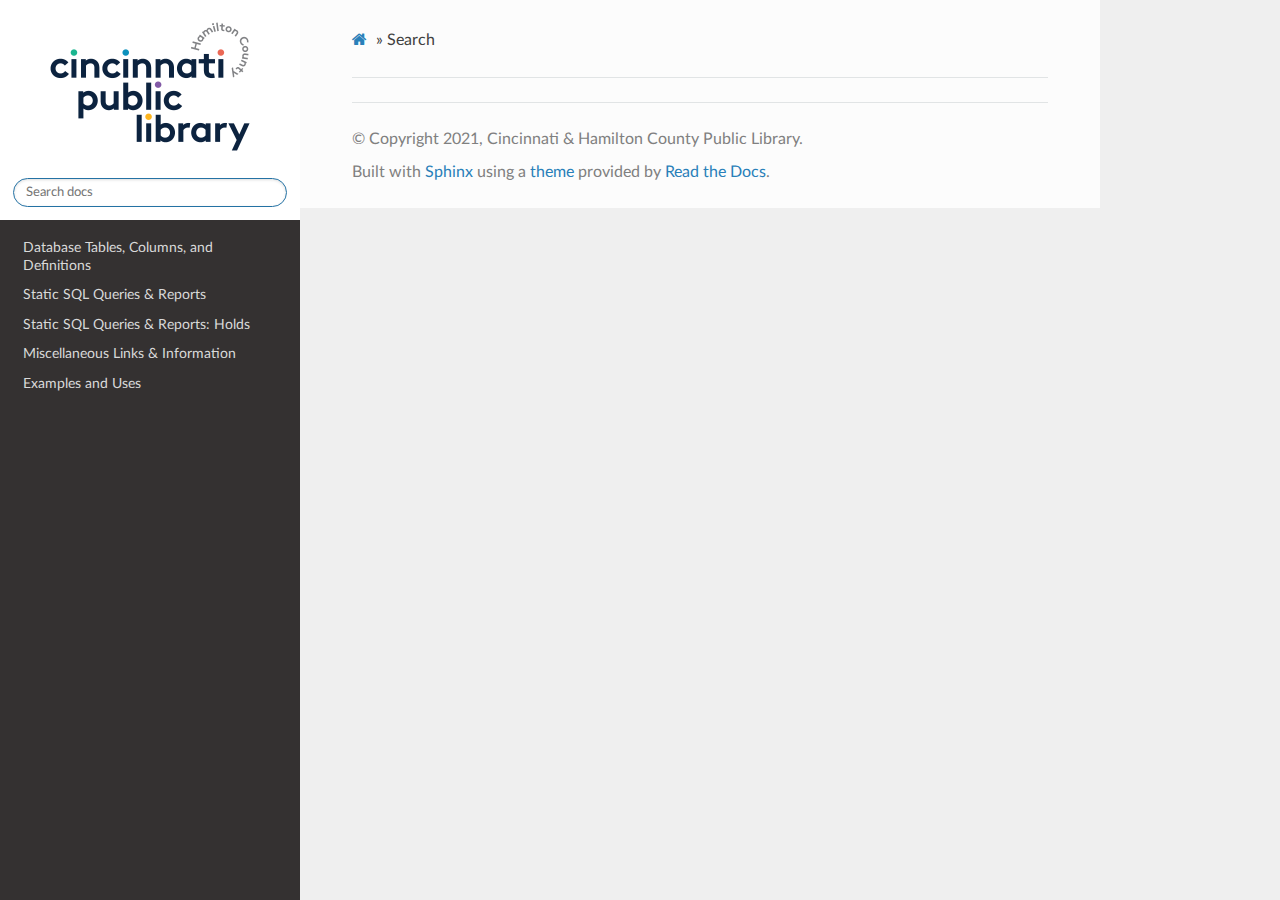
<file: docs/_build/html/search.html>
<!DOCTYPE html>
<html class="writer-html5" lang="en" >
<head>
  <meta charset="utf-8" />
  
  <meta name="viewport" content="width=device-width, initial-scale=1.0" />
  
  <title>Search &mdash; collection-analysis  documentation</title>
  

  
  <link rel="stylesheet" href="_static/css/theme.css" type="text/css" />
  <link rel="stylesheet" href="_static/pygments.css" type="text/css" />
  <link rel="stylesheet" href="_static/pygments.css" type="text/css" />
  <link rel="stylesheet" href="_static/css/theme.css" type="text/css" />

  
  

  
  

  

  
    
  <!--[if lt IE 9]>
    <script src="_static/js/html5shiv.min.js"></script>
  <![endif]-->
  
    
      <script type="text/javascript" id="documentation_options" data-url_root="./" src="_static/documentation_options.js"></script>
        <script data-url_root="./" id="documentation_options" src="_static/documentation_options.js"></script>
        <script src="_static/jquery.js"></script>
        <script src="_static/underscore.js"></script>
        <script src="_static/doctools.js"></script>
    
    <script type="text/javascript" src="_static/js/theme.js"></script>

    
    <script type="text/javascript" src="_static/searchtools.js"></script>
    <script type="text/javascript" src="_static/language_data.js"></script>
    <link rel="index" title="Index" href="genindex.html" />
    <link rel="search" title="Search" href="#" /> 
</head>

<body class="wy-body-for-nav">

   
  <div class="wy-grid-for-nav">
    
    <nav data-toggle="wy-nav-shift" class="wy-nav-side">
      <div class="wy-side-scroll">
        <div class="wy-side-nav-search"  style="background: white" >
          

          
            <a href="index.html">
          

          
            
            <img src="_static/logo.png" class="logo" alt="Logo"/>
          
          </a>

          
            
            
          

          
<div role="search">
  <form id="rtd-search-form" class="wy-form" action="#" method="get">
    <input type="text" name="q" placeholder="Search docs" />
    <input type="hidden" name="check_keywords" value="yes" />
    <input type="hidden" name="area" value="default" />
  </form>
</div>

          
        </div>

        
        <div class="wy-menu wy-menu-vertical" data-spy="affix" role="navigation" aria-label="main navigation">
          
            
            
              
            
            
              <ul>
<li class="toctree-l1"><a class="reference internal" href="database_tables.html">Database Tables, Columns, and Definitions</a></li>
<li class="toctree-l1"><a class="reference internal" href="static_queries.html">Static SQL Queries &amp; Reports</a></li>
<li class="toctree-l1"><a class="reference internal" href="static_queries_holds.html">Static SQL Queries &amp; Reports: Holds</a></li>
<li class="toctree-l1"><a class="reference internal" href="misc.html">Miscellaneous Links &amp; Information</a></li>
<li class="toctree-l1"><a class="reference internal" href="examples.html">Examples and Uses</a></li>
</ul>

            
          
        </div>
        
      </div>
    </nav>

    <section data-toggle="wy-nav-shift" class="wy-nav-content-wrap">

      
      <nav class="wy-nav-top" aria-label="top navigation">
        
          <i data-toggle="wy-nav-top" class="fa fa-bars"></i>
          <a href="index.html">collection-analysis</a>
        
      </nav>


      <div class="wy-nav-content">
        
        <div class="rst-content">
        
          

















<div role="navigation" aria-label="breadcrumbs navigation">

  <ul class="wy-breadcrumbs">
    
      <li><a href="index.html" class="icon icon-home"></a> &raquo;</li>
        
      <li>Search</li>
    
    
      <li class="wy-breadcrumbs-aside">
        
      </li>
    
  </ul>

  
  <hr/>
</div>
          <div role="main" class="document" itemscope="itemscope" itemtype="http://schema.org/Article">
           <div itemprop="articleBody">
            
  <noscript>
  <div id="fallback" class="admonition warning">
    <p class="last">
      Please activate JavaScript to enable the search functionality.
    </p>
  </div>
  </noscript>

  
  <div id="search-results">
  
  </div>

           </div>
           
          </div>
          <footer>

  <hr/>

  <div role="contentinfo">
    <p>
        &#169; Copyright 2021, Cincinnati &amp; Hamilton County Public Library.

    </p>
  </div>
    
    
    
    Built with <a href="https://www.sphinx-doc.org/">Sphinx</a> using a
    
    <a href="https://github.com/readthedocs/sphinx_rtd_theme">theme</a>
    
    provided by <a href="https://readthedocs.org">Read the Docs</a>. 

</footer>
        </div>
      </div>

    </section>

  </div>
  

  <script type="text/javascript">
      jQuery(function () {
          SphinxRtdTheme.Navigation.enable(true);
      });
  </script>

  
  
    
  
  <script type="text/javascript">
    jQuery(function() { Search.loadIndex("searchindex.js"); });
  </script>
  
  <script type="text/javascript" id="searchindexloader"></script>
   


</body>
</html>
</file>
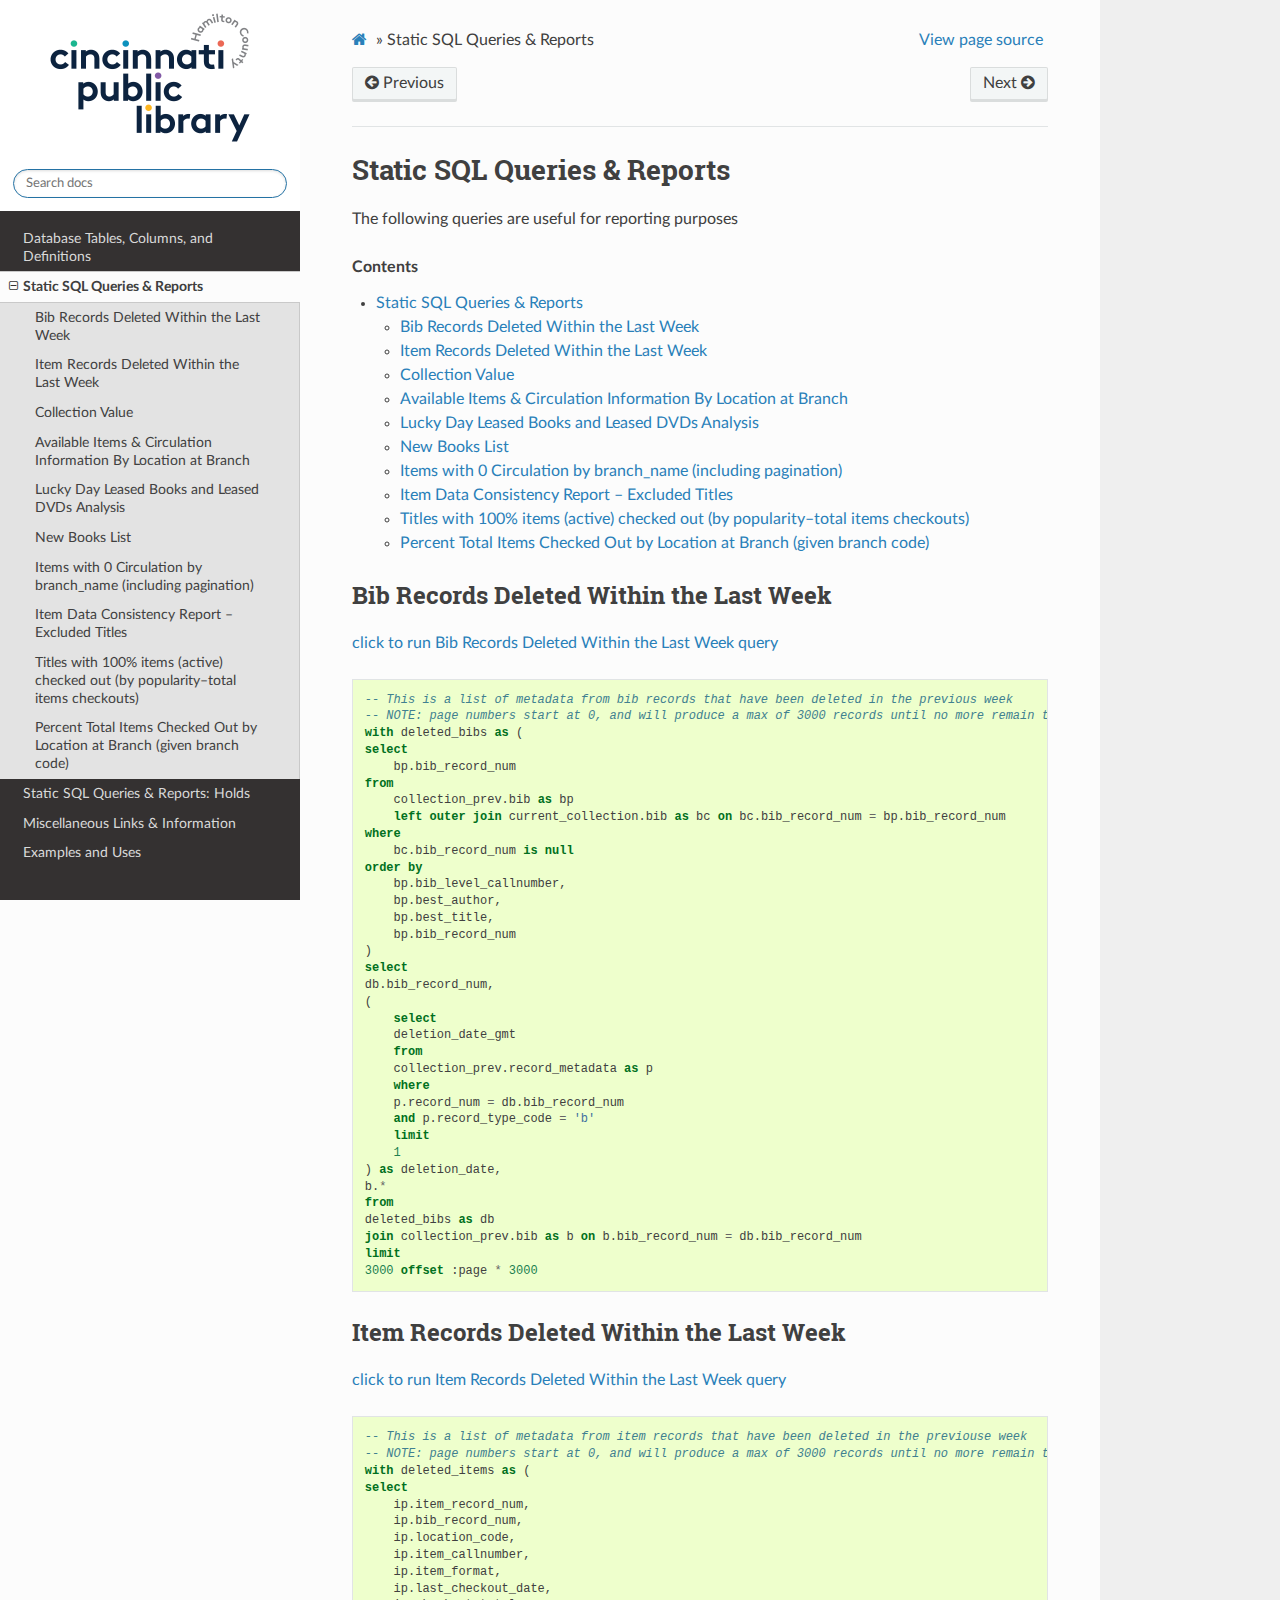
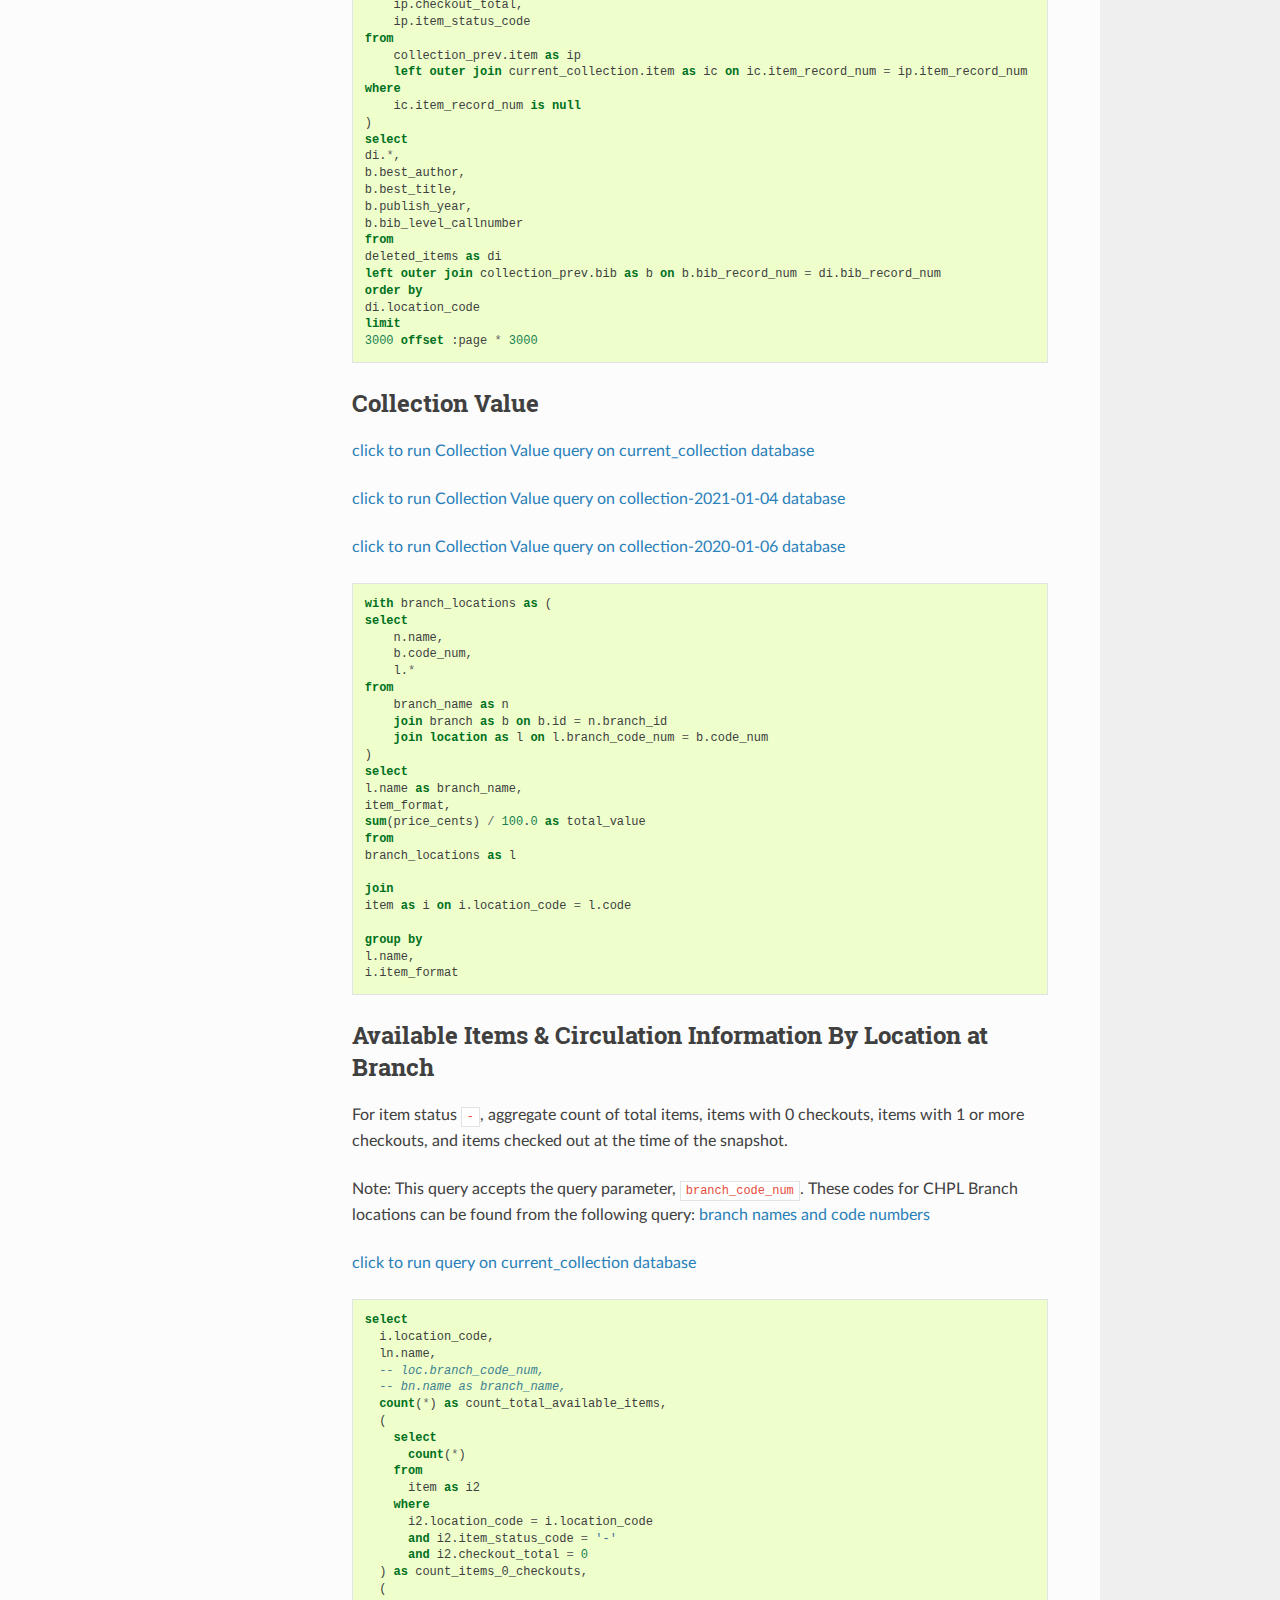
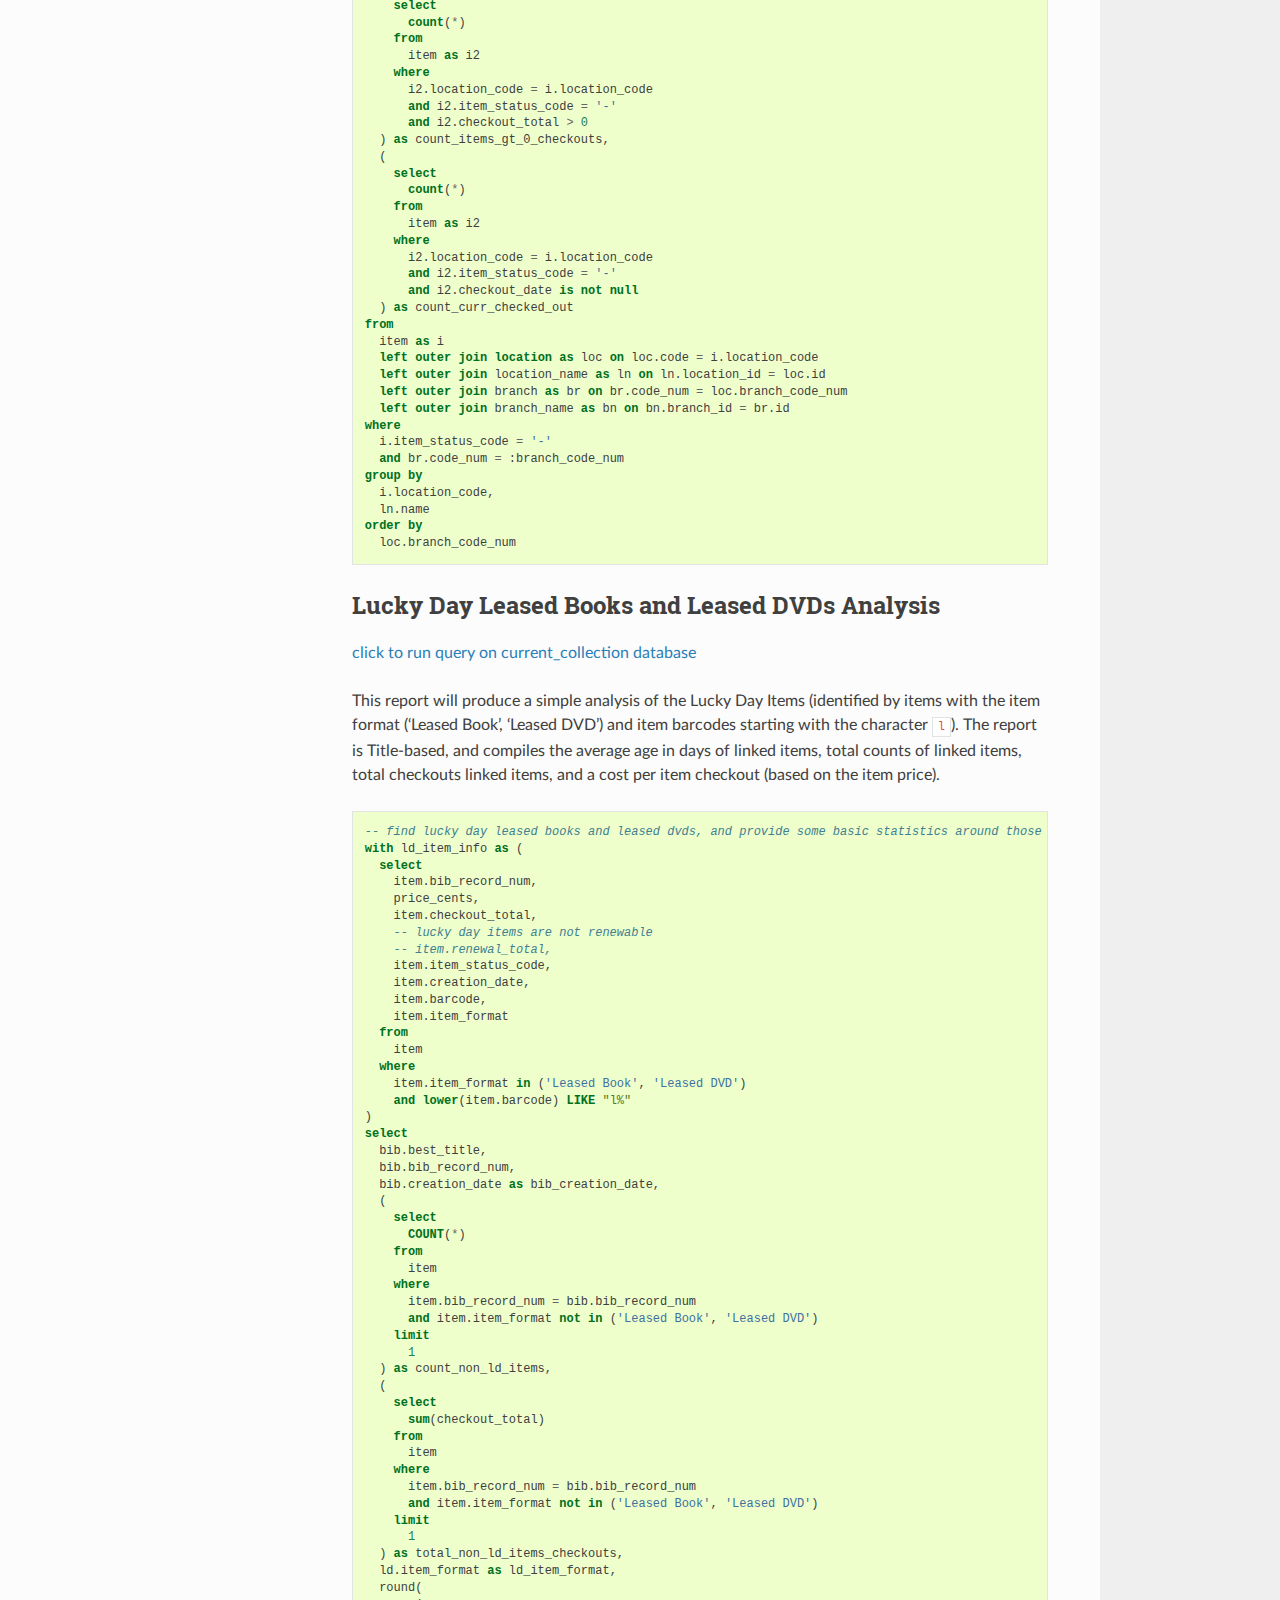
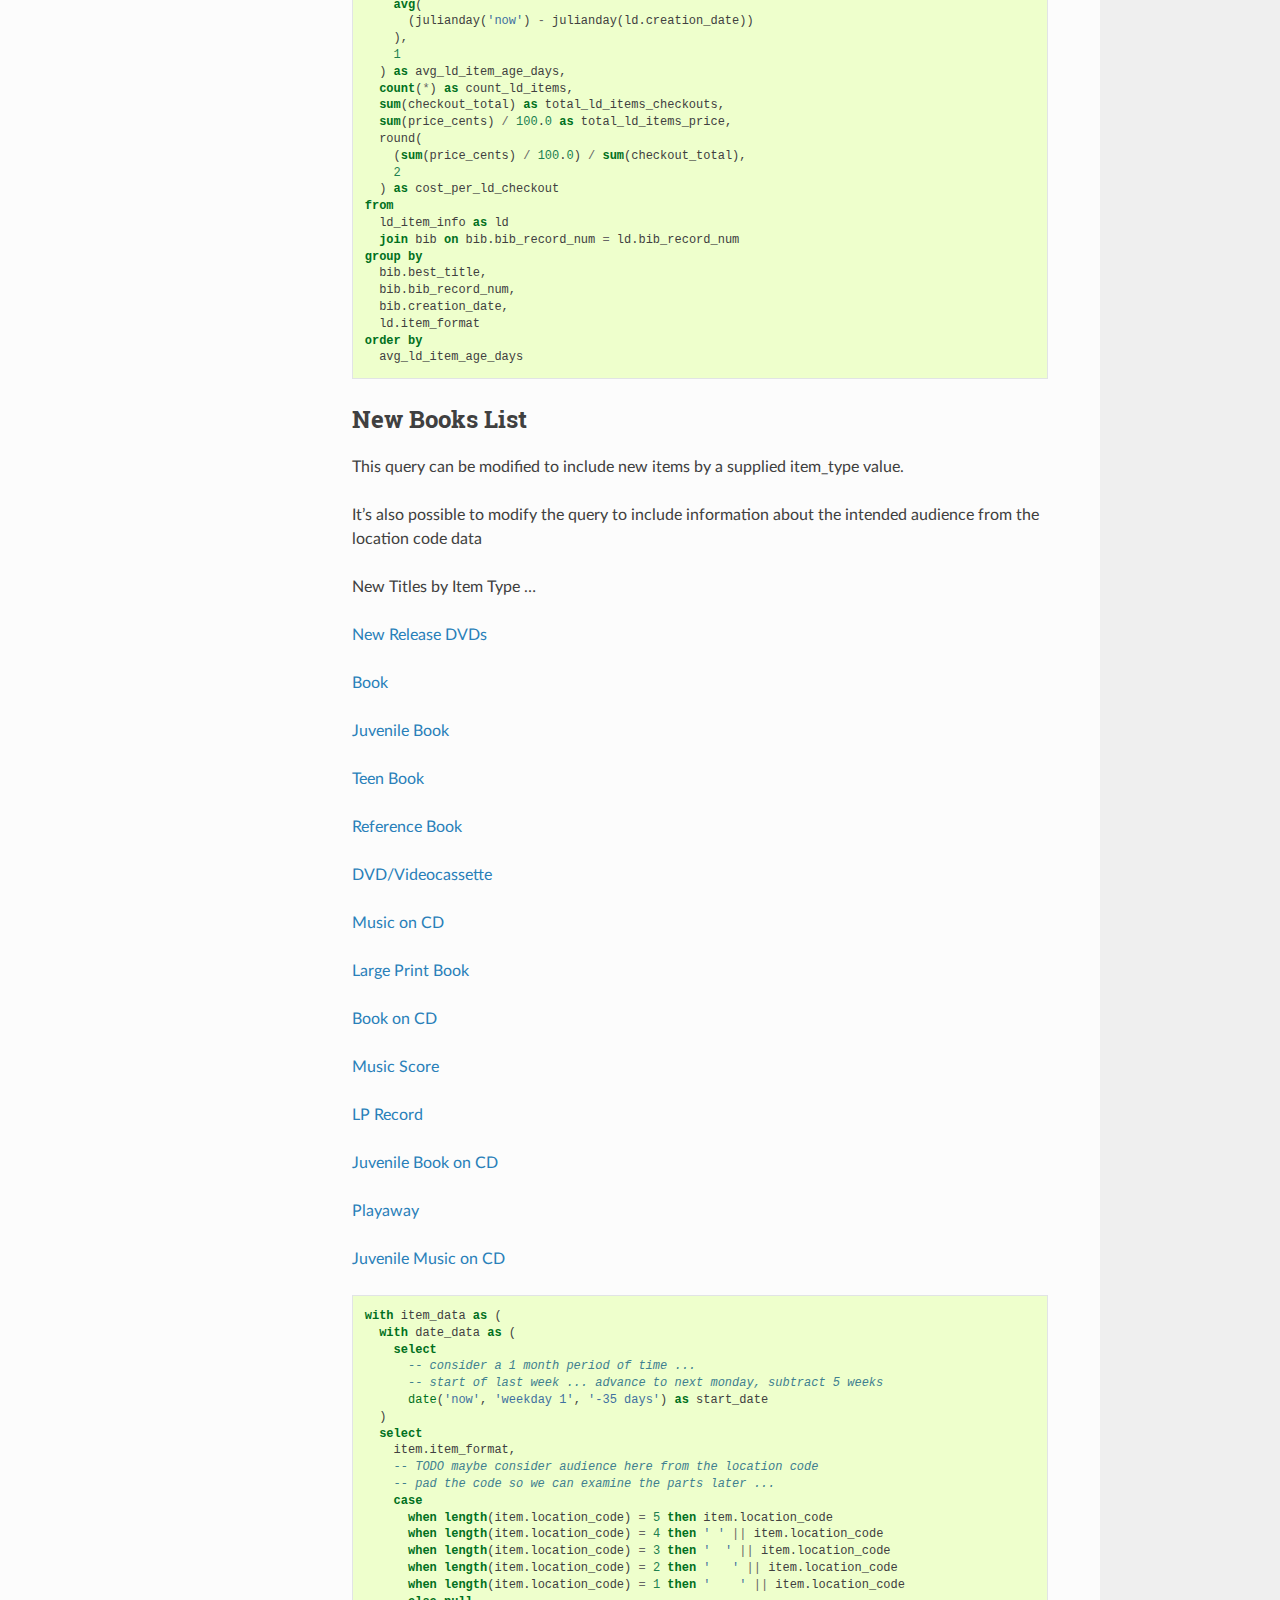
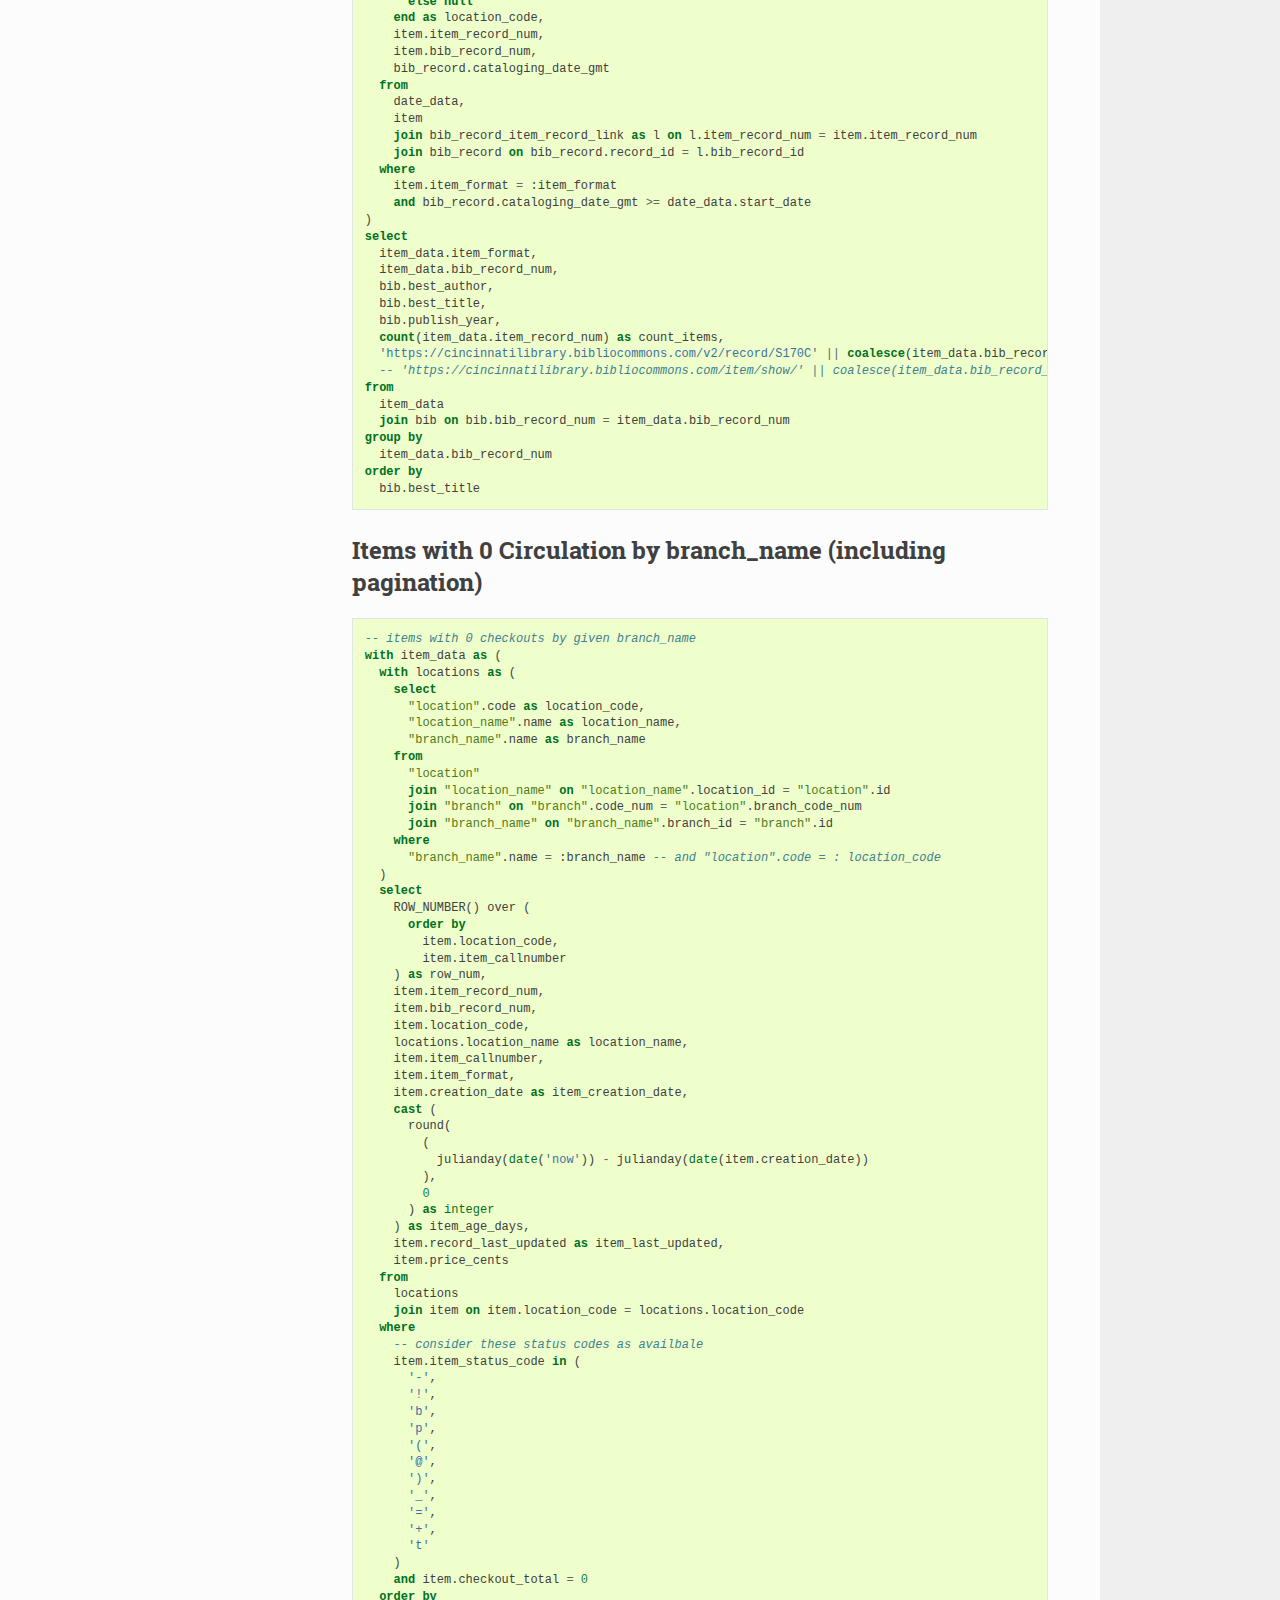
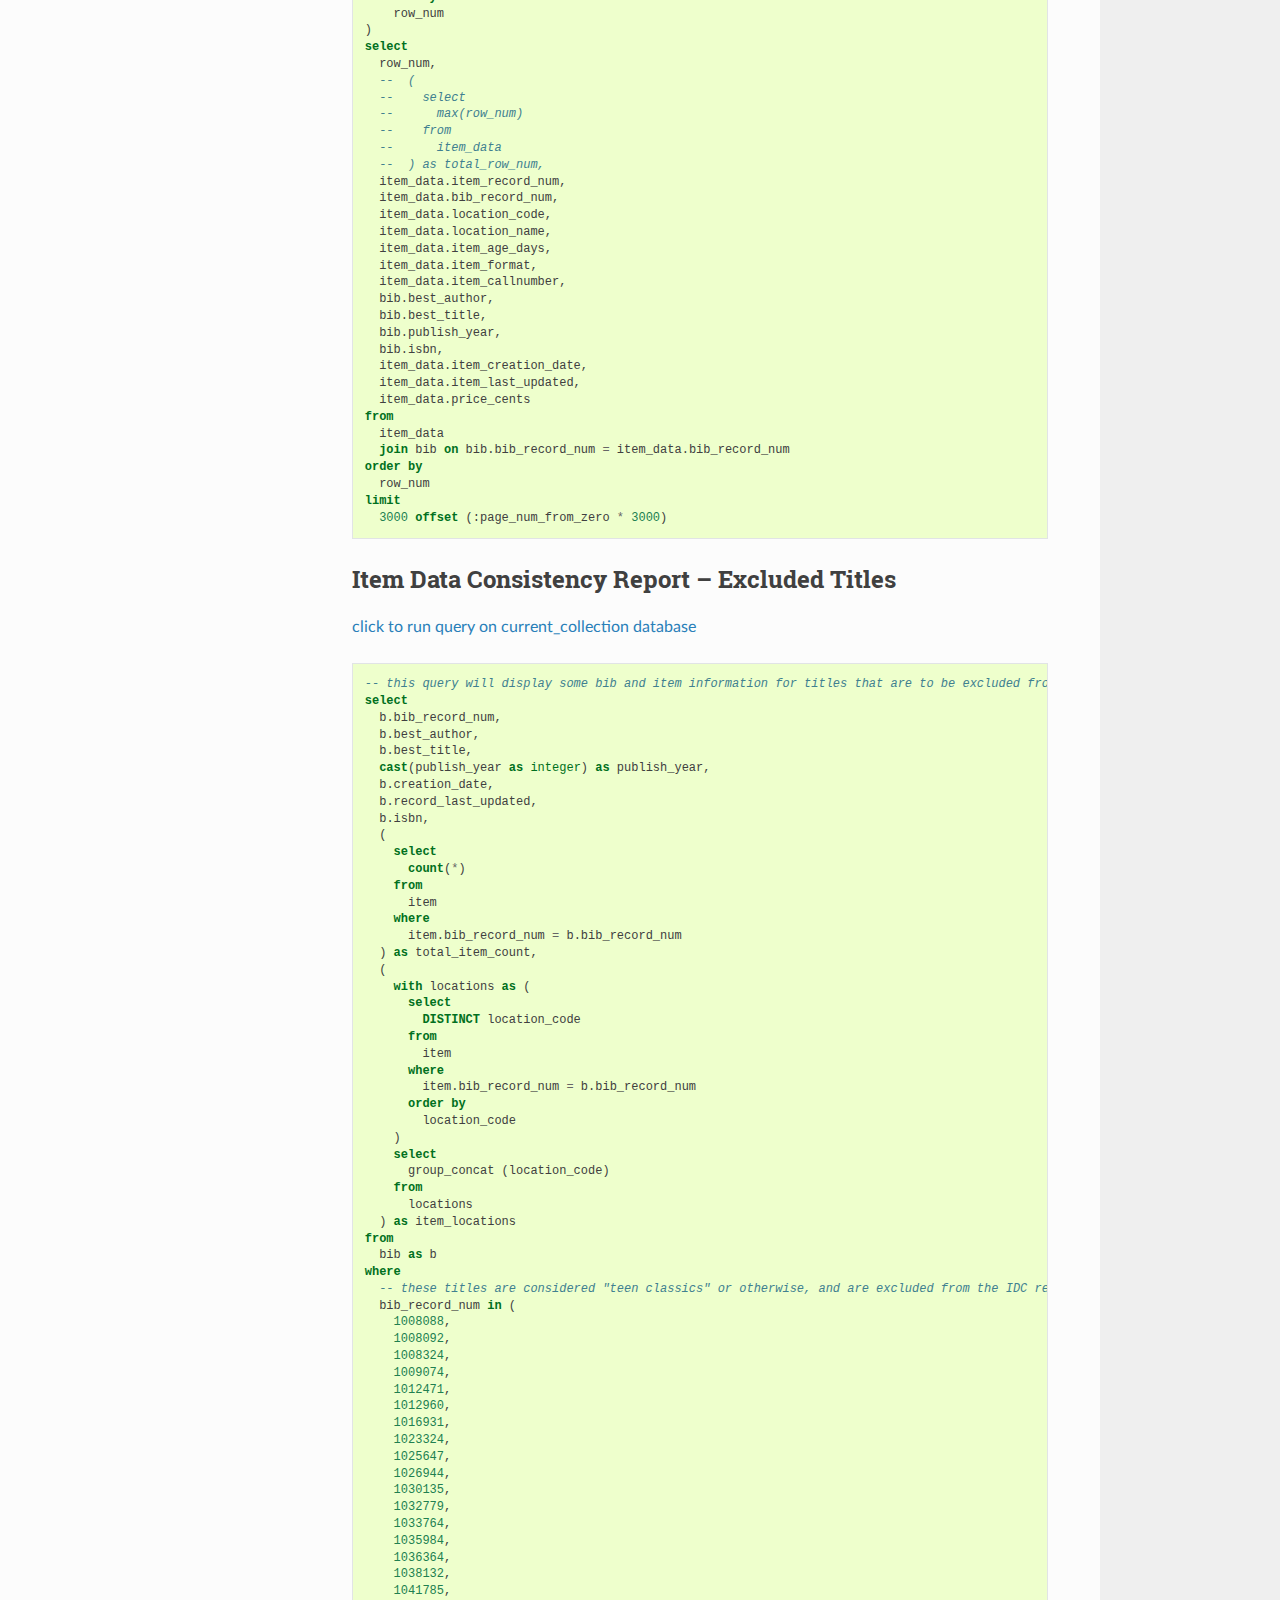
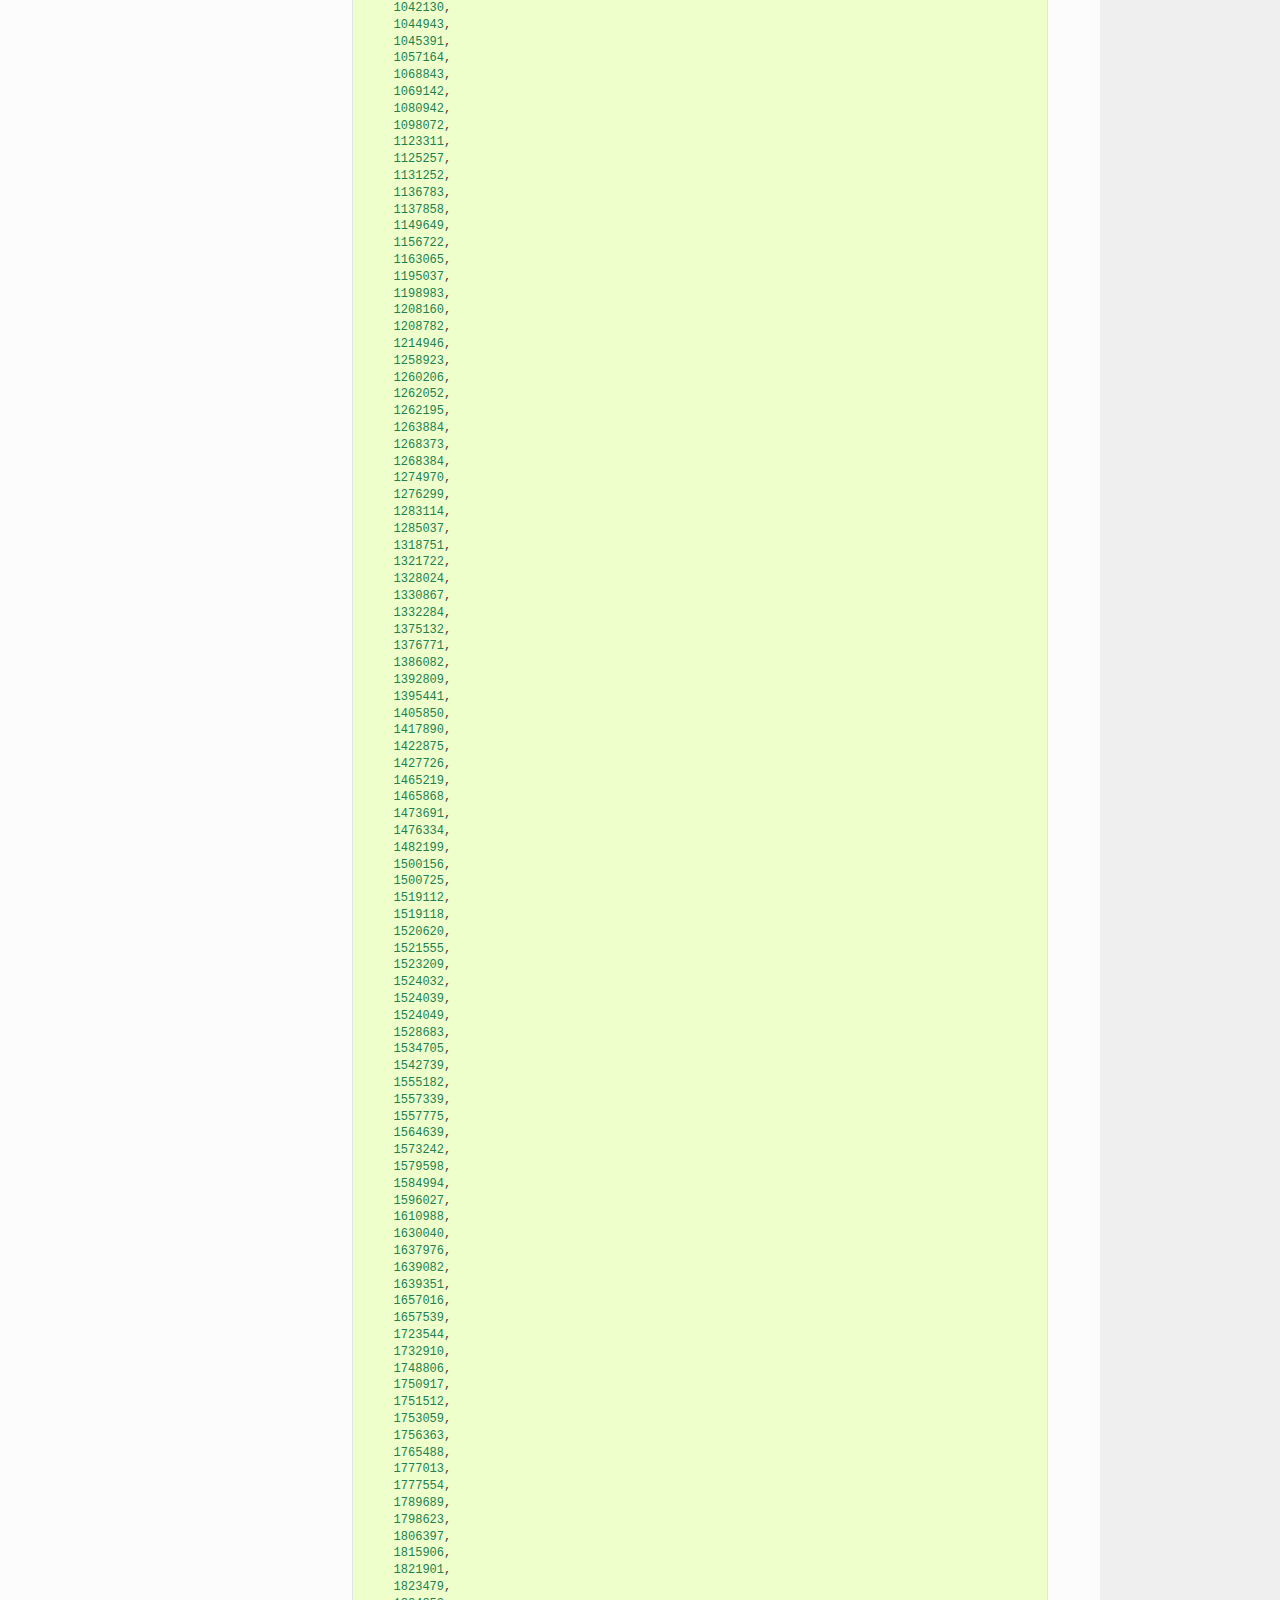
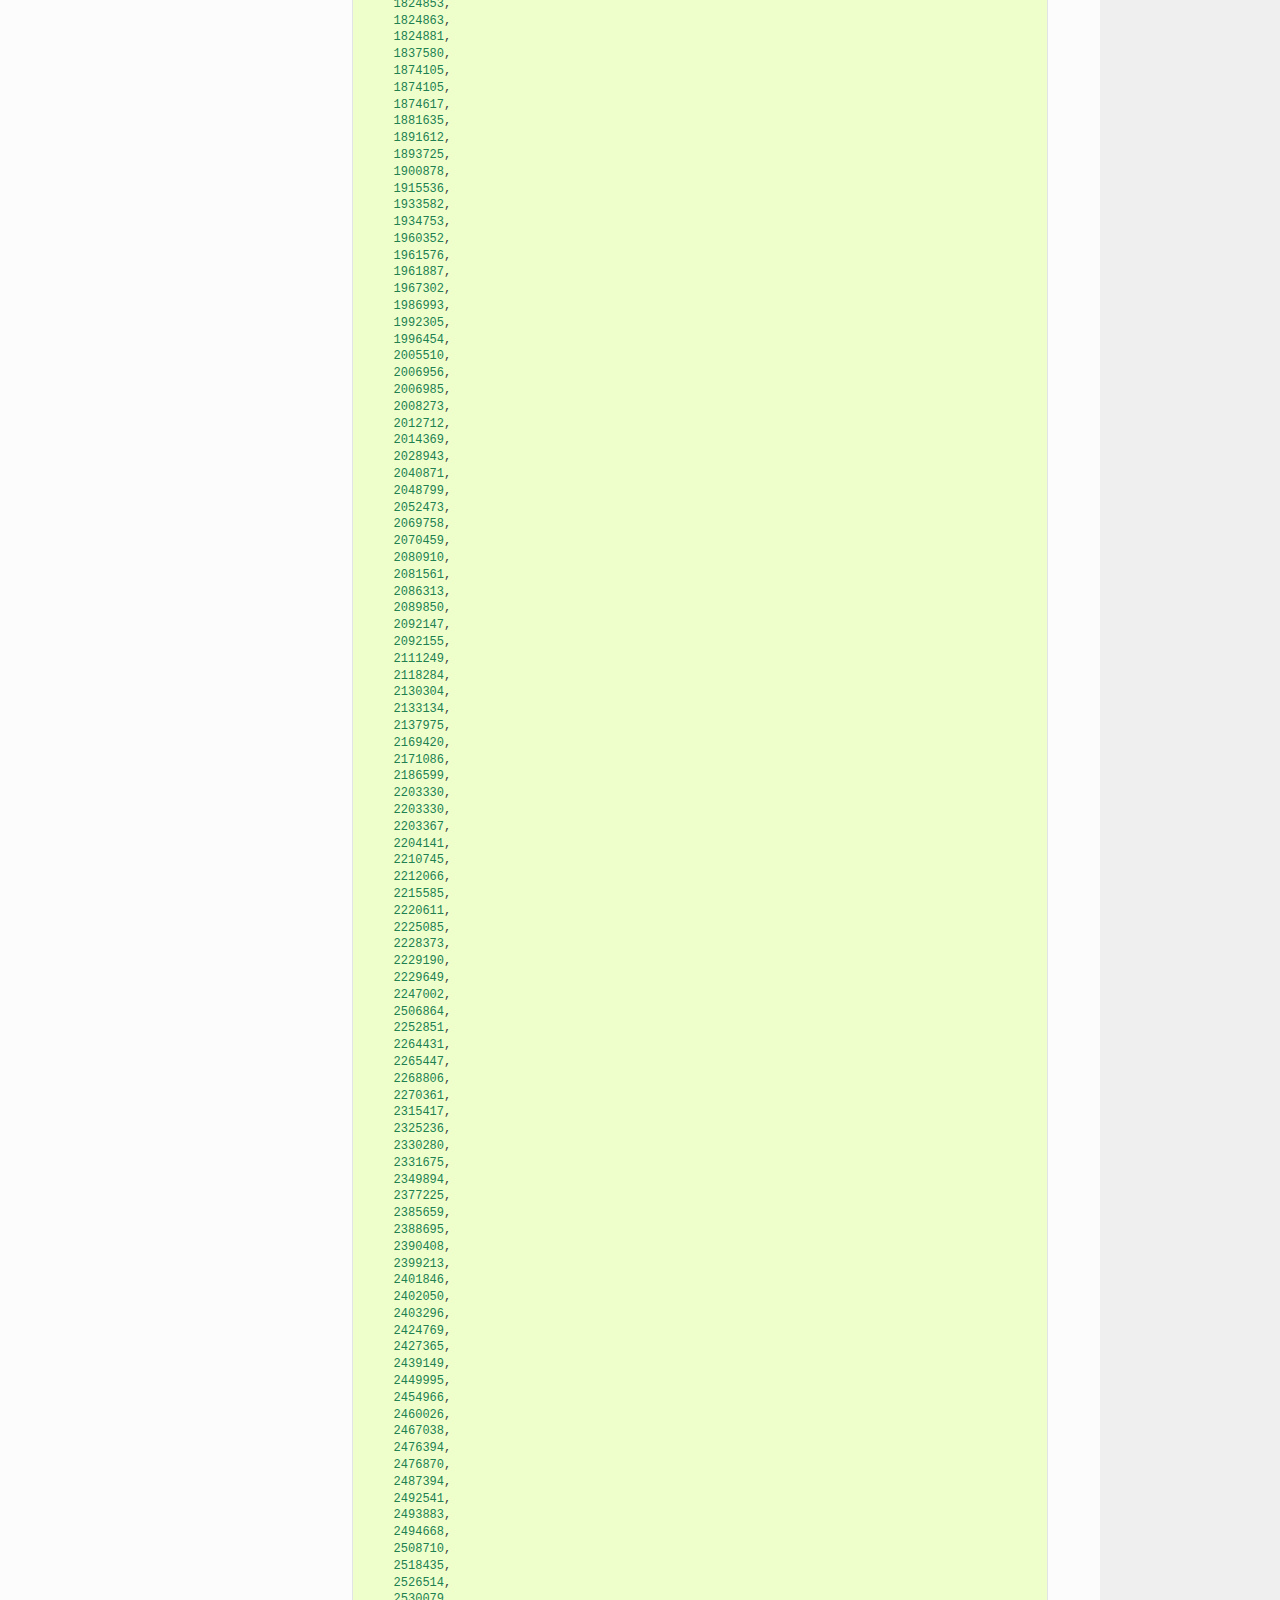
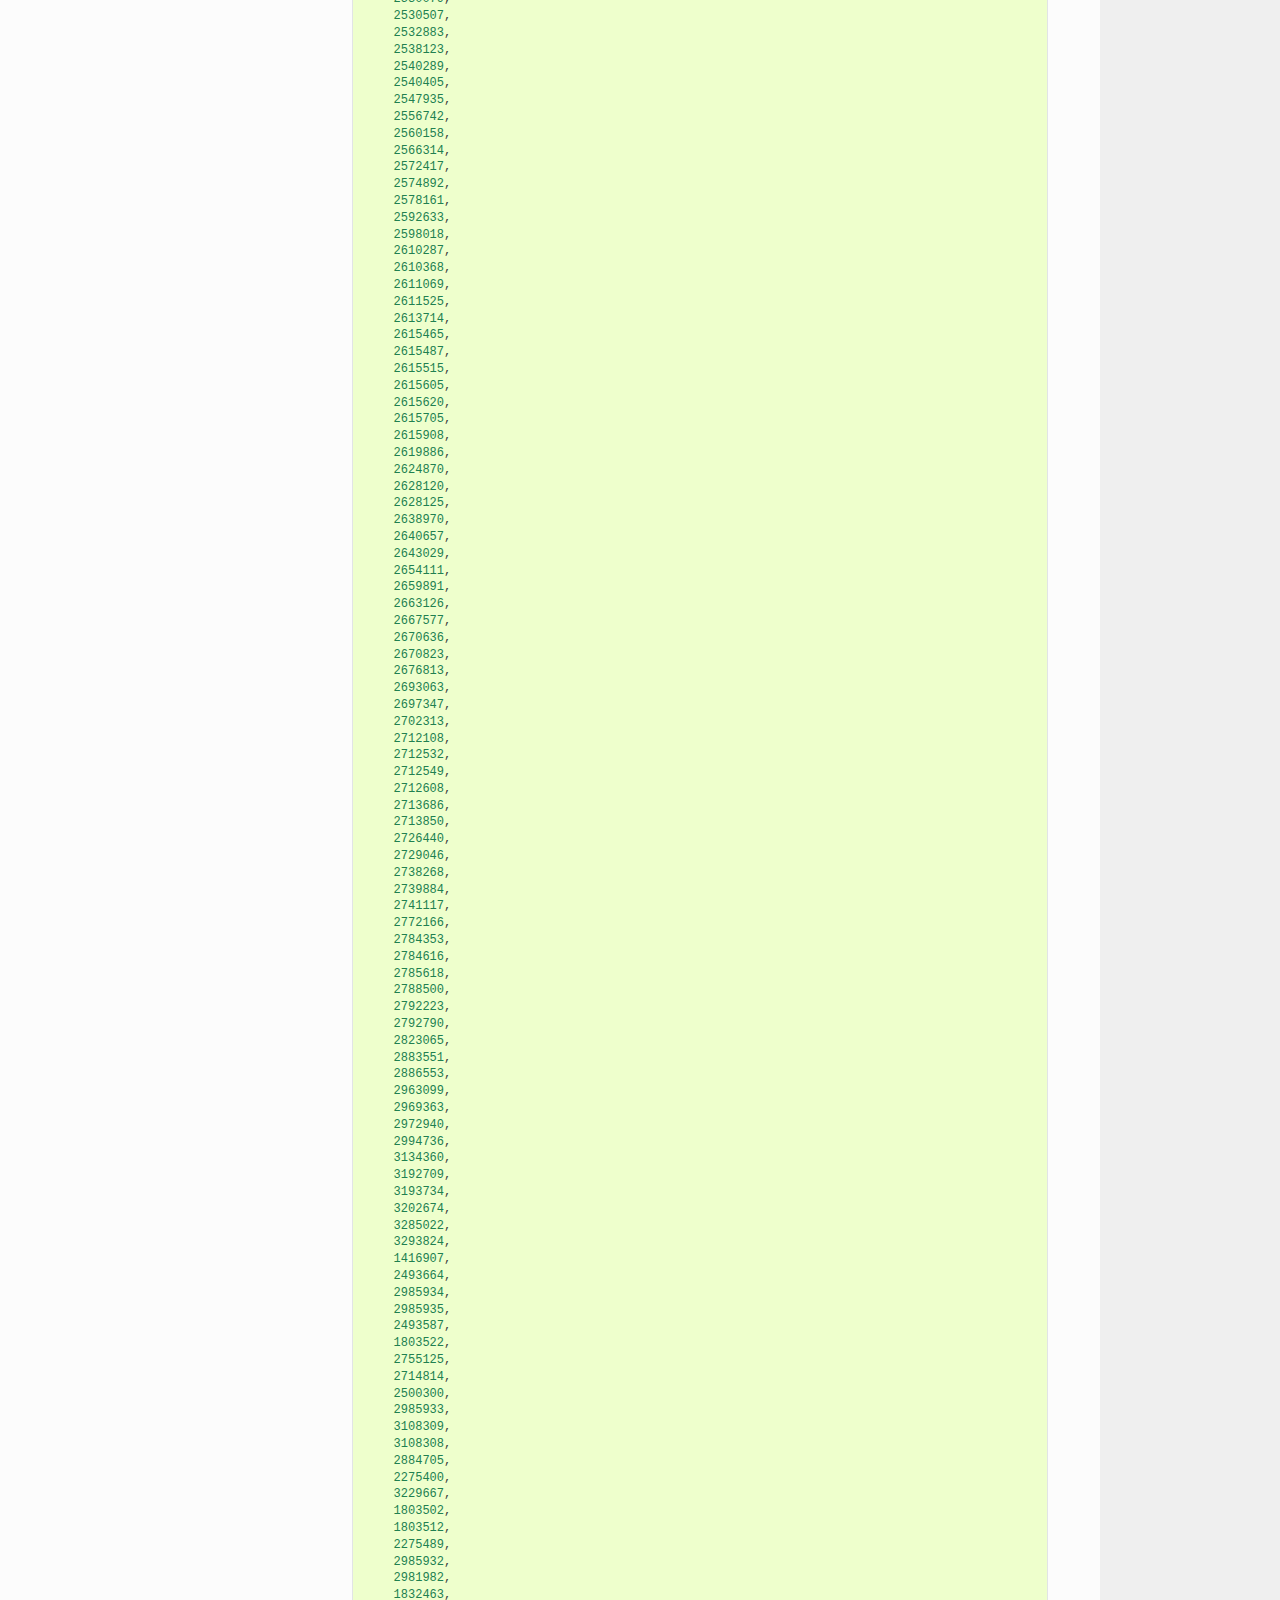
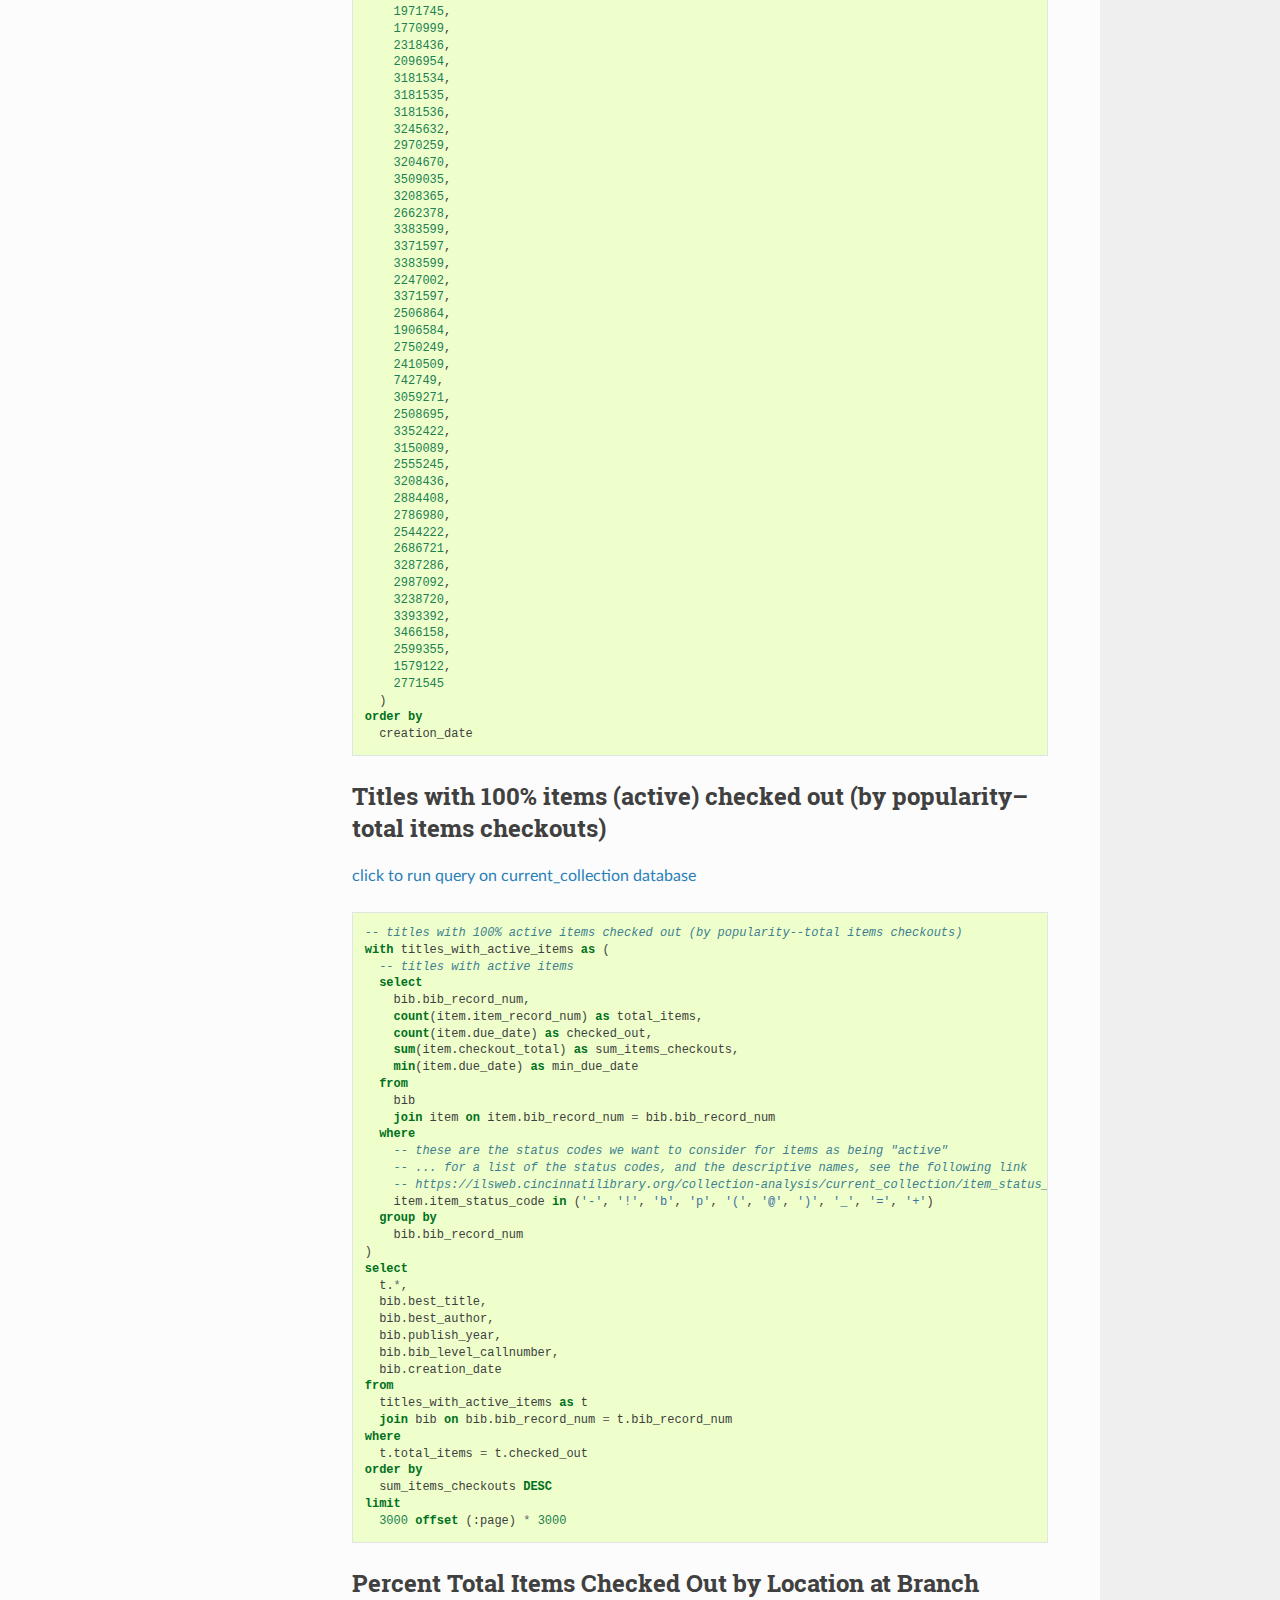
<file: docs/_build/html/static_queries.html>
<!DOCTYPE html>
<html class="writer-html5" lang="en" >
<head>
  <meta charset="utf-8" />
  
  <meta name="viewport" content="width=device-width, initial-scale=1.0" />
  
  <title>Static SQL Queries &amp; Reports &mdash; collection-analysis  documentation</title>
  

  
  <link rel="stylesheet" href="_static/css/theme.css" type="text/css" />
  <link rel="stylesheet" href="_static/pygments.css" type="text/css" />
  <link rel="stylesheet" href="_static/pygments.css" type="text/css" />
  <link rel="stylesheet" href="_static/css/theme.css" type="text/css" />

  
  

  
  

  

  
  <!--[if lt IE 9]>
    <script src="_static/js/html5shiv.min.js"></script>
  <![endif]-->
  
    
      <script type="text/javascript" id="documentation_options" data-url_root="./" src="_static/documentation_options.js"></script>
        <script data-url_root="./" id="documentation_options" src="_static/documentation_options.js"></script>
        <script src="_static/jquery.js"></script>
        <script src="_static/underscore.js"></script>
        <script src="_static/doctools.js"></script>
    
    <script type="text/javascript" src="_static/js/theme.js"></script>

    
    <link rel="index" title="Index" href="genindex.html" />
    <link rel="search" title="Search" href="search.html" />
    <link rel="next" title="Static SQL Queries &amp; Reports: Holds" href="static_queries_holds.html" />
    <link rel="prev" title="Database Tables, Columns, and Definitions" href="database_tables.html" /> 
</head>

<body class="wy-body-for-nav">

   
  <div class="wy-grid-for-nav">
    
    <nav data-toggle="wy-nav-shift" class="wy-nav-side">
      <div class="wy-side-scroll">
        <div class="wy-side-nav-search"  style="background: white" >
          

          
            <a href="index.html">
          

          
            
            <img src="_static/logo.png" class="logo" alt="Logo"/>
          
          </a>

          
            
            
          

          
<div role="search">
  <form id="rtd-search-form" class="wy-form" action="search.html" method="get">
    <input type="text" name="q" placeholder="Search docs" />
    <input type="hidden" name="check_keywords" value="yes" />
    <input type="hidden" name="area" value="default" />
  </form>
</div>

          
        </div>

        
        <div class="wy-menu wy-menu-vertical" data-spy="affix" role="navigation" aria-label="main navigation">
          
            
            
              
            
            
              <ul class="current">
<li class="toctree-l1"><a class="reference internal" href="database_tables.html">Database Tables, Columns, and Definitions</a></li>
<li class="toctree-l1 current"><a class="current reference internal" href="#">Static SQL Queries &amp; Reports</a><ul>
<li class="toctree-l2"><a class="reference internal" href="#bib-records-deleted-within-the-last-week">Bib Records Deleted Within the Last Week</a></li>
<li class="toctree-l2"><a class="reference internal" href="#item-records-deleted-within-the-last-week">Item Records Deleted Within the Last Week</a></li>
<li class="toctree-l2"><a class="reference internal" href="#collection-value">Collection Value</a></li>
<li class="toctree-l2"><a class="reference internal" href="#available-items-circulation-information-by-location-at-branch">Available Items &amp; Circulation Information By Location at Branch</a></li>
<li class="toctree-l2"><a class="reference internal" href="#lucky-day-leased-books-and-leased-dvds-analysis">Lucky Day Leased Books and Leased DVDs Analysis</a></li>
<li class="toctree-l2"><a class="reference internal" href="#new-books-list">New Books List</a></li>
<li class="toctree-l2"><a class="reference internal" href="#items-with-0-circulation-by-branch-name-including-pagination">Items with 0 Circulation by branch_name (including pagination)</a></li>
<li class="toctree-l2"><a class="reference internal" href="#item-data-consistency-report-excluded-titles">Item Data Consistency Report – Excluded Titles</a></li>
<li class="toctree-l2"><a class="reference internal" href="#titles-with-100-items-active-checked-out-by-popularity-total-items-checkouts">Titles with 100% items (active) checked out (by popularity–total items checkouts)</a></li>
<li class="toctree-l2"><a class="reference internal" href="#percent-total-items-checked-out-by-location-at-branch-given-branch-code">Percent Total Items Checked Out by Location at Branch (given branch code)</a></li>
</ul>
</li>
<li class="toctree-l1"><a class="reference internal" href="static_queries_holds.html">Static SQL Queries &amp; Reports: Holds</a></li>
<li class="toctree-l1"><a class="reference internal" href="misc.html">Miscellaneous Links &amp; Information</a></li>
<li class="toctree-l1"><a class="reference internal" href="examples.html">Examples and Uses</a></li>
</ul>

            
          
        </div>
        
      </div>
    </nav>

    <section data-toggle="wy-nav-shift" class="wy-nav-content-wrap">

      
      <nav class="wy-nav-top" aria-label="top navigation">
        
          <i data-toggle="wy-nav-top" class="fa fa-bars"></i>
          <a href="index.html">collection-analysis</a>
        
      </nav>


      <div class="wy-nav-content">
        
        <div class="rst-content">
        
          

















<div role="navigation" aria-label="breadcrumbs navigation">

  <ul class="wy-breadcrumbs">
    
      <li><a href="index.html" class="icon icon-home"></a> &raquo;</li>
        
      <li>Static SQL Queries &amp; Reports</li>
    
    
      <li class="wy-breadcrumbs-aside">
        
          
            <a href="_sources/static_queries.rst.txt" rel="nofollow"> View page source</a>
          
        
      </li>
    
  </ul>

  
  <div class="rst-breadcrumbs-buttons" role="navigation" aria-label="breadcrumb navigation">
      
        <a href="static_queries_holds.html" class="btn btn-neutral float-right" title="Static SQL Queries &amp; Reports: Holds" accesskey="n">Next <span class="fa fa-arrow-circle-right" aria-hidden="true"></span></a>
      
      
        <a href="database_tables.html" class="btn btn-neutral float-left" title="Database Tables, Columns, and Definitions" accesskey="p"><span class="fa fa-arrow-circle-left" aria-hidden="true"></span> Previous</a>
      
  </div>
  
  <hr/>
</div>
          <div role="main" class="document" itemscope="itemscope" itemtype="http://schema.org/Article">
           <div itemprop="articleBody">
            
  <div class="section" id="static-sql-queries-reports">
<h1><a class="toc-backref" href="#id1">Static SQL Queries &amp; Reports</a><a class="headerlink" href="#static-sql-queries-reports" title="Permalink to this headline">¶</a></h1>
<p>The following queries are useful for reporting purposes</p>
<div class="contents topic" id="contents">
<p class="topic-title">Contents</p>
<ul class="simple">
<li><p><a class="reference internal" href="#static-sql-queries-reports" id="id1">Static SQL Queries &amp; Reports</a></p>
<ul>
<li><p><a class="reference internal" href="#bib-records-deleted-within-the-last-week" id="id2">Bib Records Deleted Within the Last Week</a></p></li>
<li><p><a class="reference internal" href="#item-records-deleted-within-the-last-week" id="id3">Item Records Deleted Within the Last Week</a></p></li>
<li><p><a class="reference internal" href="#collection-value" id="id4">Collection Value</a></p></li>
<li><p><a class="reference internal" href="#available-items-circulation-information-by-location-at-branch" id="id5">Available Items &amp; Circulation Information By Location at Branch</a></p></li>
<li><p><a class="reference internal" href="#lucky-day-leased-books-and-leased-dvds-analysis" id="id6">Lucky Day Leased Books and Leased DVDs Analysis</a></p></li>
<li><p><a class="reference internal" href="#new-books-list" id="id7">New Books List</a></p></li>
<li><p><a class="reference internal" href="#items-with-0-circulation-by-branch-name-including-pagination" id="id8">Items with 0 Circulation by branch_name (including pagination)</a></p></li>
<li><p><a class="reference internal" href="#item-data-consistency-report-excluded-titles" id="id9">Item Data Consistency Report – Excluded Titles</a></p></li>
<li><p><a class="reference internal" href="#titles-with-100-items-active-checked-out-by-popularity-total-items-checkouts" id="id10">Titles with 100% items (active) checked out (by popularity–total items checkouts)</a></p></li>
<li><p><a class="reference internal" href="#percent-total-items-checked-out-by-location-at-branch-given-branch-code" id="id11">Percent Total Items Checked Out by Location at Branch (given branch code)</a></p></li>
</ul>
</li>
</ul>
</div>
<div class="section" id="bib-records-deleted-within-the-last-week">
<h2><a class="toc-backref" href="#id2">Bib Records Deleted Within the Last Week</a><a class="headerlink" href="#bib-records-deleted-within-the-last-week" title="Permalink to this headline">¶</a></h2>
<p><a class="reference external" href="https://ilsweb.cincinnatilibrary.org/collection-analysis/_memory-000?sql=--+This+is+a+list+of+metadata+from+bib+records+that+have+been+deleted+in+the+previouse+week%0D%0A--+NOTE%3A+page+numbers+start+at+0%2C+and+will+produce+a+max+of+3000+records+until+no+more+remain+to+populate+a+%22page%22%0D%0Awith+deleted_bibs+as+%28%0D%0A++select%0D%0A++++bp.bib_record_num%0D%0A++from%0D%0A++++collection_prev.bib+as+bp%0D%0A++++left+outer+join+current_collection.bib+as+bc+on+bc.bib_record_num+%3D+bp.bib_record_num%0D%0A++where%0D%0A++++bc.bib_record_num+is+null%0D%0A++order+by%0D%0A++++bp.bib_level_callnumber%2C%0D%0A++++bp.best_author%2C%0D%0A++++bp.best_title%2C%0D%0A++++bp.bib_record_num%0D%0A%29%0D%0Aselect%0D%0A++db.bib_record_num%2C%0D%0A++%28%0D%0A++++select%0D%0A++++++deletion_date_gmt%0D%0A++++from%0D%0A++++++collection_prev.record_metadata+as+p%0D%0A++++where%0D%0A++++++p.record_num+%3D+db.bib_record_num%0D%0A++++++and+p.record_type_code+%3D+%27b%27%0D%0A++++limit%0D%0A++++++1%0D%0A++%29+as+deletion_date%2C%0D%0A++b.%2A%0D%0Afrom%0D%0A++deleted_bibs+as+db%0D%0A++join+collection_prev.bib+as+b+on+b.bib_record_num+%3D+db.bib_record_num%0D%0Alimit%0D%0A++3000+offset+%3Apage+%2A+3000&amp;page=0&amp;_hide_sql=1">click to run Bib Records Deleted Within the Last Week query</a></p>
<div class="highlight-sql notranslate"><div class="highlight"><pre><span></span><span class="c1">-- This is a list of metadata from bib records that have been deleted in the previous week</span>
<span class="c1">-- NOTE: page numbers start at 0, and will produce a max of 3000 records until no more remain to populate a &quot;page&quot;</span>
<span class="k">with</span> <span class="n">deleted_bibs</span> <span class="k">as</span> <span class="p">(</span>
<span class="k">select</span>
    <span class="n">bp</span><span class="p">.</span><span class="n">bib_record_num</span>
<span class="k">from</span>
    <span class="n">collection_prev</span><span class="p">.</span><span class="n">bib</span> <span class="k">as</span> <span class="n">bp</span>
    <span class="k">left</span> <span class="k">outer</span> <span class="k">join</span> <span class="n">current_collection</span><span class="p">.</span><span class="n">bib</span> <span class="k">as</span> <span class="n">bc</span> <span class="k">on</span> <span class="n">bc</span><span class="p">.</span><span class="n">bib_record_num</span> <span class="o">=</span> <span class="n">bp</span><span class="p">.</span><span class="n">bib_record_num</span>
<span class="k">where</span>
    <span class="n">bc</span><span class="p">.</span><span class="n">bib_record_num</span> <span class="k">is</span> <span class="k">null</span>
<span class="k">order</span> <span class="k">by</span>
    <span class="n">bp</span><span class="p">.</span><span class="n">bib_level_callnumber</span><span class="p">,</span>
    <span class="n">bp</span><span class="p">.</span><span class="n">best_author</span><span class="p">,</span>
    <span class="n">bp</span><span class="p">.</span><span class="n">best_title</span><span class="p">,</span>
    <span class="n">bp</span><span class="p">.</span><span class="n">bib_record_num</span>
<span class="p">)</span>
<span class="k">select</span>
<span class="n">db</span><span class="p">.</span><span class="n">bib_record_num</span><span class="p">,</span>
<span class="p">(</span>
    <span class="k">select</span>
    <span class="n">deletion_date_gmt</span>
    <span class="k">from</span>
    <span class="n">collection_prev</span><span class="p">.</span><span class="n">record_metadata</span> <span class="k">as</span> <span class="n">p</span>
    <span class="k">where</span>
    <span class="n">p</span><span class="p">.</span><span class="n">record_num</span> <span class="o">=</span> <span class="n">db</span><span class="p">.</span><span class="n">bib_record_num</span>
    <span class="k">and</span> <span class="n">p</span><span class="p">.</span><span class="n">record_type_code</span> <span class="o">=</span> <span class="s1">&#39;b&#39;</span>
    <span class="k">limit</span>
    <span class="mi">1</span>
<span class="p">)</span> <span class="k">as</span> <span class="n">deletion_date</span><span class="p">,</span>
<span class="n">b</span><span class="p">.</span><span class="o">*</span>
<span class="k">from</span>
<span class="n">deleted_bibs</span> <span class="k">as</span> <span class="n">db</span>
<span class="k">join</span> <span class="n">collection_prev</span><span class="p">.</span><span class="n">bib</span> <span class="k">as</span> <span class="n">b</span> <span class="k">on</span> <span class="n">b</span><span class="p">.</span><span class="n">bib_record_num</span> <span class="o">=</span> <span class="n">db</span><span class="p">.</span><span class="n">bib_record_num</span>
<span class="k">limit</span>
<span class="mi">3000</span> <span class="k">offset</span> <span class="p">:</span><span class="n">page</span> <span class="o">*</span> <span class="mi">3000</span>
</pre></div>
</div>
</div>
<div class="section" id="item-records-deleted-within-the-last-week">
<h2><a class="toc-backref" href="#id3">Item Records Deleted Within the Last Week</a><a class="headerlink" href="#item-records-deleted-within-the-last-week" title="Permalink to this headline">¶</a></h2>
<p><a class="reference external" href="https://ilsweb.cincinnatilibrary.org/collection-analysis/_memory?sql=--+This+is+a+list+of+metadata+from+bib+records+that+have+been+deleted+in+the+previouse+week%0D%0A--+NOTE%3A+page+numbers+start+at+0%2C+and+will+produce+a+max+of+3000+records+until+no+more+remain+to+populate+a+%22page%22%0D%0Awith+deleted_items+as+%28%0D%0A++select%0D%0A++++ip.item_record_num%2C%0D%0A++++ip.bib_record_num%2C%0D%0A++++ip.location_code%2C%0D%0A++++ip.item_callnumber%2C%0D%0A++++ip.item_format%2C%0D%0A++++ip.last_checkout_date%2C%0D%0A++++ip.checkout_total%2C%0D%0A++++ip.item_status_code%0D%0A++from%0D%0A++++collection_prev.item+as+ip%0D%0A++++left+outer+join+current_collection.item+as+ic+on+ic.item_record_num+%3D+ip.item_record_num%0D%0A++where%0D%0A++++ic.item_record_num+is+null%0D%0A%29%0D%0Aselect%0D%0A++di.%2A%2C%0D%0A++b.best_author%2C%0D%0A++b.best_title%2C%0D%0A++b.publish_year%2C%0D%0A++b.bib_level_callnumber%0D%0Afrom%0D%0A++deleted_items+as+di%0D%0A++left+outer+join+collection_prev.bib+as+b+on+b.bib_record_num+%3D+di.bib_record_num%0D%0Aorder+by%0D%0A++di.location_code%0D%0Alimit%0D%0A++3000+offset+%3Apage+%2A+3000&amp;page=0&amp;_hide_sql=1">click to run Item Records Deleted Within the Last Week query</a></p>
<div class="highlight-sql notranslate"><div class="highlight"><pre><span></span><span class="c1">-- This is a list of metadata from item records that have been deleted in the previouse week</span>
<span class="c1">-- NOTE: page numbers start at 0, and will produce a max of 3000 records until no more remain to populate a &quot;page&quot;</span>
<span class="k">with</span> <span class="n">deleted_items</span> <span class="k">as</span> <span class="p">(</span>
<span class="k">select</span>
    <span class="n">ip</span><span class="p">.</span><span class="n">item_record_num</span><span class="p">,</span>
    <span class="n">ip</span><span class="p">.</span><span class="n">bib_record_num</span><span class="p">,</span>
    <span class="n">ip</span><span class="p">.</span><span class="n">location_code</span><span class="p">,</span>
    <span class="n">ip</span><span class="p">.</span><span class="n">item_callnumber</span><span class="p">,</span>
    <span class="n">ip</span><span class="p">.</span><span class="n">item_format</span><span class="p">,</span>
    <span class="n">ip</span><span class="p">.</span><span class="n">last_checkout_date</span><span class="p">,</span>
    <span class="n">ip</span><span class="p">.</span><span class="n">checkout_total</span><span class="p">,</span>
    <span class="n">ip</span><span class="p">.</span><span class="n">item_status_code</span>
<span class="k">from</span>
    <span class="n">collection_prev</span><span class="p">.</span><span class="n">item</span> <span class="k">as</span> <span class="n">ip</span>
    <span class="k">left</span> <span class="k">outer</span> <span class="k">join</span> <span class="n">current_collection</span><span class="p">.</span><span class="n">item</span> <span class="k">as</span> <span class="n">ic</span> <span class="k">on</span> <span class="n">ic</span><span class="p">.</span><span class="n">item_record_num</span> <span class="o">=</span> <span class="n">ip</span><span class="p">.</span><span class="n">item_record_num</span>
<span class="k">where</span>
    <span class="n">ic</span><span class="p">.</span><span class="n">item_record_num</span> <span class="k">is</span> <span class="k">null</span>
<span class="p">)</span>
<span class="k">select</span>
<span class="n">di</span><span class="p">.</span><span class="o">*</span><span class="p">,</span>
<span class="n">b</span><span class="p">.</span><span class="n">best_author</span><span class="p">,</span>
<span class="n">b</span><span class="p">.</span><span class="n">best_title</span><span class="p">,</span>
<span class="n">b</span><span class="p">.</span><span class="n">publish_year</span><span class="p">,</span>
<span class="n">b</span><span class="p">.</span><span class="n">bib_level_callnumber</span>
<span class="k">from</span>
<span class="n">deleted_items</span> <span class="k">as</span> <span class="n">di</span>
<span class="k">left</span> <span class="k">outer</span> <span class="k">join</span> <span class="n">collection_prev</span><span class="p">.</span><span class="n">bib</span> <span class="k">as</span> <span class="n">b</span> <span class="k">on</span> <span class="n">b</span><span class="p">.</span><span class="n">bib_record_num</span> <span class="o">=</span> <span class="n">di</span><span class="p">.</span><span class="n">bib_record_num</span>
<span class="k">order</span> <span class="k">by</span>
<span class="n">di</span><span class="p">.</span><span class="n">location_code</span>
<span class="k">limit</span>
<span class="mi">3000</span> <span class="k">offset</span> <span class="p">:</span><span class="n">page</span> <span class="o">*</span> <span class="mi">3000</span>
</pre></div>
</div>
</div>
<div class="section" id="collection-value">
<h2><a class="toc-backref" href="#id4">Collection Value</a><a class="headerlink" href="#collection-value" title="Permalink to this headline">¶</a></h2>
<p><a class="reference external" href="https://ilsweb.cincinnatilibrary.org/collection-analysis/current_collection?sql=with+branch_locations+as+(%0D%0A++select%0D%0A++++n.name%2C%0D%0A++++b.code_num%2C%0D%0A++++l.*%0D%0A++from%0D%0A++++branch_name+as+n%0D%0A++++join+branch+as+b+on+b.id+%3D+n.branch_id%0D%0A++++join+location+as+l+on+l.branch_code_num+%3D+b.code_num%0D%0A)%0D%0Aselect%0D%0A++l.name+as+branch_name%2C%0D%0A++item_format%2C%0D%0A++sum(price_cents)+%2F+100.0+as+total_value%0D%0Afrom%0D%0A++branch_locations+as+l%0D%0A++%0D%0A++join%0D%0A++item+as+i+on+i.location_code+%3D+l.code%0D%0A++%0D%0Agroup+by+%0D%0Al.name%2C%0D%0Ai.item_format&amp;_hide_sql=1">click to run Collection Value query on current_collection database</a></p>
<p><a class="reference external" href="https://ilsweb.cincinnatilibrary.org/collection-analysis/collection-2021-01-04?sql=with+branch_locations+as+%28%0D%0A++select%0D%0A++++n.name%2C%0D%0A++++b.code_num%2C%0D%0A++++l.%2A%0D%0A++from%0D%0A++++branch_name+as+n%0D%0A++++join+branch+as+b+on+b.id+%3D+n.branch_id%0D%0A++++join+location+as+l+on+l.branch_code_num+%3D+b.code_num%0D%0A%29%0D%0Aselect%0D%0A++l.name+as+branch_name%2C%0D%0A++item_format%2C%0D%0A++sum%28price_cents%29+%2F+100.0+as+total_value%0D%0Afrom%0D%0A++branch_locations+as+l%0D%0A++%0D%0A++join%0D%0A++item+as+i+on+i.location_code+%3D+l.code%0D%0A++%0D%0Agroup+by+%0D%0Al.name%2C%0D%0Ai.item_format&amp;_hide_sql=1">click to run Collection Value query on collection-2021-01-04 database</a></p>
<p><a class="reference external" href="https://ilsweb.cincinnatilibrary.org/collection-analysis/collection-2020-01-06-50dd950?sql=with+branch_locations+as+%28%0D%0A++select%0D%0A++++n.name%2C%0D%0A++++b.code_num%2C%0D%0A++++l.*%0D%0A++from%0D%0A++++branch_name+as+n%0D%0A++++join+branch+as+b+on+b.id+%3D+n.branch_id%0D%0A++++join+location+as+l+on+l.branch_code_num+%3D+b.code_num%0D%0A%29%0D%0Aselect%0D%0A++l.name+as+branch_name%2C%0D%0A++item_format%2C%0D%0A++sum%28price_cents%29+%2F+100.0+as+total_value%0D%0Afrom%0D%0A++branch_locations+as+l%0D%0A++join+item+as+i+on+i.location_code+%3D+l.code%0D%0Agroup+by%0D%0A++l.name%2C%0D%0A++i.item_format&amp;_hide_sql=1">click to run Collection Value query on collection-2020-01-06 database</a></p>
<div class="highlight-sql notranslate"><div class="highlight"><pre><span></span><span class="k">with</span> <span class="n">branch_locations</span> <span class="k">as</span> <span class="p">(</span>
<span class="k">select</span>
    <span class="n">n</span><span class="p">.</span><span class="n">name</span><span class="p">,</span>
    <span class="n">b</span><span class="p">.</span><span class="n">code_num</span><span class="p">,</span>
    <span class="n">l</span><span class="p">.</span><span class="o">*</span>
<span class="k">from</span>
    <span class="n">branch_name</span> <span class="k">as</span> <span class="n">n</span>
    <span class="k">join</span> <span class="n">branch</span> <span class="k">as</span> <span class="n">b</span> <span class="k">on</span> <span class="n">b</span><span class="p">.</span><span class="n">id</span> <span class="o">=</span> <span class="n">n</span><span class="p">.</span><span class="n">branch_id</span>
    <span class="k">join</span> <span class="k">location</span> <span class="k">as</span> <span class="n">l</span> <span class="k">on</span> <span class="n">l</span><span class="p">.</span><span class="n">branch_code_num</span> <span class="o">=</span> <span class="n">b</span><span class="p">.</span><span class="n">code_num</span>
<span class="p">)</span>
<span class="k">select</span>
<span class="n">l</span><span class="p">.</span><span class="n">name</span> <span class="k">as</span> <span class="n">branch_name</span><span class="p">,</span>
<span class="n">item_format</span><span class="p">,</span>
<span class="k">sum</span><span class="p">(</span><span class="n">price_cents</span><span class="p">)</span> <span class="o">/</span> <span class="mi">100</span><span class="p">.</span><span class="mi">0</span> <span class="k">as</span> <span class="n">total_value</span>
<span class="k">from</span>
<span class="n">branch_locations</span> <span class="k">as</span> <span class="n">l</span>

<span class="k">join</span>
<span class="n">item</span> <span class="k">as</span> <span class="n">i</span> <span class="k">on</span> <span class="n">i</span><span class="p">.</span><span class="n">location_code</span> <span class="o">=</span> <span class="n">l</span><span class="p">.</span><span class="n">code</span>

<span class="k">group</span> <span class="k">by</span>
<span class="n">l</span><span class="p">.</span><span class="n">name</span><span class="p">,</span>
<span class="n">i</span><span class="p">.</span><span class="n">item_format</span>
</pre></div>
</div>
</div>
<div class="section" id="available-items-circulation-information-by-location-at-branch">
<h2><a class="toc-backref" href="#id5">Available Items &amp; Circulation Information By Location at Branch</a><a class="headerlink" href="#available-items-circulation-information-by-location-at-branch" title="Permalink to this headline">¶</a></h2>
<p>For item status <code class="docutils literal notranslate"><span class="pre">-</span></code>, aggregate count of total items, items with 0 checkouts, items with 1 or more checkouts, and items checked out at the time of the snapshot.</p>
<p>Note: This query accepts the query parameter, <code class="docutils literal notranslate"><span class="pre">branch_code_num</span></code>. These codes for CHPL Branch locations can be found from the following query: <a class="reference external" href="https://ilsweb.cincinnatilibrary.org/collection-analysis/current_collection?sql=select+br.code_num%2C+bn.name%0Afrom+branch+as+br+join+branch_name+as+bn+on+bn.branch_id+%3D+br.id">branch names and code numbers</a></p>
<p><a class="reference external" href="https://ilsweb.cincinnatilibrary.org/collection-analysis/current_collection?sql=select%0D%0A++i.location_code%2C%0D%0A++ln.name%2C%0D%0A++--+loc.branch_code_num%2C%0D%0A++--+bn.name+as+branch_name%2C%0D%0A++count%28%2A%29+as+count_total_available_items%2C%0D%0A++%28%0D%0A++++select%0D%0A++++++count%28%2A%29%0D%0A++++from%0D%0A++++++item+as+i2%0D%0A++++where%0D%0A++++++i2.location_code+%3D+i.location_code%0D%0A++++++and+i2.item_status_code+%3D+%27-%27%0D%0A++++++and+i2.checkout_total+%3D+0%0D%0A++%29+as+count_items_0_checkouts%2C%0D%0A++%28%0D%0A++++select%0D%0A++++++count%28%2A%29%0D%0A++++from%0D%0A++++++item+as+i2%0D%0A++++where%0D%0A++++++i2.location_code+%3D+i.location_code%0D%0A++++++and+i2.item_status_code+%3D+%27-%27%0D%0A++++++and+i2.checkout_total+%3E+0%0D%0A++%29+as+count_items_gt_0_checkouts%2C%0D%0A++%28%0D%0A++++select%0D%0A++++++count%28%2A%29%0D%0A++++from%0D%0A++++++item+as+i2%0D%0A++++where%0D%0A++++++i2.location_code+%3D+i.location_code%0D%0A++++++and+i2.item_status_code+%3D+%27-%27%0D%0A++++++and+i2.checkout_date+is+not+null%0D%0A++%29+as+count_curr_checked_out%0D%0Afrom%0D%0A++item+as+i%0D%0A++left+outer+join+location+as+loc+on+loc.code+%3D+i.location_code%0D%0A++left+outer+join+location_name+as+ln+on+ln.location_id+%3D+loc.id%0D%0A++left+outer+join+branch+as+br+on+br.code_num+%3D+loc.branch_code_num%0D%0A++left+outer+join+branch_name+as+bn+on+bn.branch_id+%3D+br.id%0D%0Awhere%0D%0A++i.item_status_code+%3D+%27-%27%0D%0A++and+br.code_num+%3D+%3Abranch_code_num%0D%0Agroup+by%0D%0A++i.location_code%2C%0D%0A++ln.name+--+loc.branch_code_num%2C%0D%0A++--+branch_name%0D%0Aorder+by%0D%0A++loc.branch_code_num&amp;branch_code_num=1&amp;_hide_sql=1">click to run query on current_collection database</a></p>
<div class="highlight-sql notranslate"><div class="highlight"><pre><span></span><span class="k">select</span>
  <span class="n">i</span><span class="p">.</span><span class="n">location_code</span><span class="p">,</span>
  <span class="n">ln</span><span class="p">.</span><span class="n">name</span><span class="p">,</span>
  <span class="c1">-- loc.branch_code_num,</span>
  <span class="c1">-- bn.name as branch_name,</span>
  <span class="k">count</span><span class="p">(</span><span class="o">*</span><span class="p">)</span> <span class="k">as</span> <span class="n">count_total_available_items</span><span class="p">,</span>
  <span class="p">(</span>
    <span class="k">select</span>
      <span class="k">count</span><span class="p">(</span><span class="o">*</span><span class="p">)</span>
    <span class="k">from</span>
      <span class="n">item</span> <span class="k">as</span> <span class="n">i2</span>
    <span class="k">where</span>
      <span class="n">i2</span><span class="p">.</span><span class="n">location_code</span> <span class="o">=</span> <span class="n">i</span><span class="p">.</span><span class="n">location_code</span>
      <span class="k">and</span> <span class="n">i2</span><span class="p">.</span><span class="n">item_status_code</span> <span class="o">=</span> <span class="s1">&#39;-&#39;</span>
      <span class="k">and</span> <span class="n">i2</span><span class="p">.</span><span class="n">checkout_total</span> <span class="o">=</span> <span class="mi">0</span>
  <span class="p">)</span> <span class="k">as</span> <span class="n">count_items_0_checkouts</span><span class="p">,</span>
  <span class="p">(</span>
    <span class="k">select</span>
      <span class="k">count</span><span class="p">(</span><span class="o">*</span><span class="p">)</span>
    <span class="k">from</span>
      <span class="n">item</span> <span class="k">as</span> <span class="n">i2</span>
    <span class="k">where</span>
      <span class="n">i2</span><span class="p">.</span><span class="n">location_code</span> <span class="o">=</span> <span class="n">i</span><span class="p">.</span><span class="n">location_code</span>
      <span class="k">and</span> <span class="n">i2</span><span class="p">.</span><span class="n">item_status_code</span> <span class="o">=</span> <span class="s1">&#39;-&#39;</span>
      <span class="k">and</span> <span class="n">i2</span><span class="p">.</span><span class="n">checkout_total</span> <span class="o">&gt;</span> <span class="mi">0</span>
  <span class="p">)</span> <span class="k">as</span> <span class="n">count_items_gt_0_checkouts</span><span class="p">,</span>
  <span class="p">(</span>
    <span class="k">select</span>
      <span class="k">count</span><span class="p">(</span><span class="o">*</span><span class="p">)</span>
    <span class="k">from</span>
      <span class="n">item</span> <span class="k">as</span> <span class="n">i2</span>
    <span class="k">where</span>
      <span class="n">i2</span><span class="p">.</span><span class="n">location_code</span> <span class="o">=</span> <span class="n">i</span><span class="p">.</span><span class="n">location_code</span>
      <span class="k">and</span> <span class="n">i2</span><span class="p">.</span><span class="n">item_status_code</span> <span class="o">=</span> <span class="s1">&#39;-&#39;</span>
      <span class="k">and</span> <span class="n">i2</span><span class="p">.</span><span class="n">checkout_date</span> <span class="k">is</span> <span class="k">not</span> <span class="k">null</span>
  <span class="p">)</span> <span class="k">as</span> <span class="n">count_curr_checked_out</span>
<span class="k">from</span>
  <span class="n">item</span> <span class="k">as</span> <span class="n">i</span>
  <span class="k">left</span> <span class="k">outer</span> <span class="k">join</span> <span class="k">location</span> <span class="k">as</span> <span class="n">loc</span> <span class="k">on</span> <span class="n">loc</span><span class="p">.</span><span class="n">code</span> <span class="o">=</span> <span class="n">i</span><span class="p">.</span><span class="n">location_code</span>
  <span class="k">left</span> <span class="k">outer</span> <span class="k">join</span> <span class="n">location_name</span> <span class="k">as</span> <span class="n">ln</span> <span class="k">on</span> <span class="n">ln</span><span class="p">.</span><span class="n">location_id</span> <span class="o">=</span> <span class="n">loc</span><span class="p">.</span><span class="n">id</span>
  <span class="k">left</span> <span class="k">outer</span> <span class="k">join</span> <span class="n">branch</span> <span class="k">as</span> <span class="n">br</span> <span class="k">on</span> <span class="n">br</span><span class="p">.</span><span class="n">code_num</span> <span class="o">=</span> <span class="n">loc</span><span class="p">.</span><span class="n">branch_code_num</span>
  <span class="k">left</span> <span class="k">outer</span> <span class="k">join</span> <span class="n">branch_name</span> <span class="k">as</span> <span class="n">bn</span> <span class="k">on</span> <span class="n">bn</span><span class="p">.</span><span class="n">branch_id</span> <span class="o">=</span> <span class="n">br</span><span class="p">.</span><span class="n">id</span>
<span class="k">where</span>
  <span class="n">i</span><span class="p">.</span><span class="n">item_status_code</span> <span class="o">=</span> <span class="s1">&#39;-&#39;</span>
  <span class="k">and</span> <span class="n">br</span><span class="p">.</span><span class="n">code_num</span> <span class="o">=</span> <span class="p">:</span><span class="n">branch_code_num</span>
<span class="k">group</span> <span class="k">by</span>
  <span class="n">i</span><span class="p">.</span><span class="n">location_code</span><span class="p">,</span>
  <span class="n">ln</span><span class="p">.</span><span class="n">name</span>
<span class="k">order</span> <span class="k">by</span>
  <span class="n">loc</span><span class="p">.</span><span class="n">branch_code_num</span>
</pre></div>
</div>
</div>
<div class="section" id="lucky-day-leased-books-and-leased-dvds-analysis">
<h2><a class="toc-backref" href="#id6">Lucky Day Leased Books and Leased DVDs Analysis</a><a class="headerlink" href="#lucky-day-leased-books-and-leased-dvds-analysis" title="Permalink to this headline">¶</a></h2>
<p><a class="reference external" href="https://ilsweb.cincinnatilibrary.org/collection-analysis/current_collection?sql=--+find+lucky+day+leased+books+and+leased+dvds%2C+and+provide+some+basic+statistics+around+those+items+grouped+by+title%0D%0Awith+ld_item_info+as+%28%0D%0A++select%0D%0A++++item.bib_record_num%2C%0D%0A++++price_cents%2C%0D%0A++++item.checkout_total%2C%0D%0A++++--+lucky+day+items+are+not+renewable%0D%0A++++--+item.renewal_total%2C%0D%0A++++item.item_status_code%2C%0D%0A++++item.creation_date%2C%0D%0A++++item.barcode%2C%0D%0A++++item.item_format%0D%0A++from%0D%0A++++item%0D%0A++where%0D%0A++++item.item_format+in+%28%27Leased+Book%27%2C+%27Leased+DVD%27%29%0D%0A++++and+lower%28item.barcode%29+LIKE+%22l%25%22%0D%0A%29%0D%0Aselect%0D%0A++bib.best_title%2C%0D%0A++bib.bib_record_num%2C%0D%0A++bib.creation_date+as+bib_creation_date%2C%0D%0A++%28%0D%0A++++select%0D%0A++++++COUNT%28%2A%29%0D%0A++++from%0D%0A++++++item%0D%0A++++where%0D%0A++++++item.bib_record_num+%3D+bib.bib_record_num%0D%0A++++++and+item.item_format+not+in+%28%27Leased+Book%27%2C+%27Leased+DVD%27%29%0D%0A++++limit%0D%0A++++++1%0D%0A++%29+as+count_non_ld_items%2C%0D%0A++%28%0D%0A++++select%0D%0A++++++sum%28checkout_total%29%0D%0A++++from%0D%0A++++++item%0D%0A++++where%0D%0A++++++item.bib_record_num+%3D+bib.bib_record_num%0D%0A++++++and+item.item_format+not+in+%28%27Leased+Book%27%2C+%27Leased+DVD%27%29%0D%0A++++limit%0D%0A++++++1%0D%0A++%29+as+total_non_ld_items_checkouts%2C%0D%0A++ld.item_format+as+ld_item_format%2C%0D%0A++round%28%0D%0A++++avg%28%0D%0A++++++%28julianday%28%27now%27%29+-+julianday%28ld.creation_date%29%29%0D%0A++++%29%2C%0D%0A++++1%0D%0A++%29+as+avg_ld_item_age_days%2C%0D%0A++count%28%2A%29+as+count_ld_items%2C%0D%0A++sum%28checkout_total%29+as+total_ld_items_checkouts%2C%0D%0A++sum%28price_cents%29+%2F+100.0+as+total_ld_items_price%2C%0D%0A++round%28%0D%0A++++%28sum%28price_cents%29+%2F+100.0%29+%2F+sum%28checkout_total%29%2C%0D%0A++++2%0D%0A++%29+as+cost_per_ld_checkout%0D%0Afrom%0D%0A++ld_item_info+as+ld%0D%0A++join+bib+on+bib.bib_record_num+%3D+ld.bib_record_num%0D%0Agroup+by%0D%0A++bib.best_title%2C%0D%0A++bib.bib_record_num%2C%0D%0A++bib.creation_date%2C%0D%0A++ld.item_format%0D%0Aorder+by%0D%0A++avg_ld_item_age_days&amp;_hide_sql=1">click to run query on current_collection database</a></p>
<p>This report will produce a simple analysis of the Lucky Day Items (identified by items with the item format (‘Leased Book’, ‘Leased DVD’) and item barcodes starting with the character <code class="docutils literal notranslate"><span class="pre">l</span></code>). The report is Title-based, and compiles the average age in days of linked items, total counts of linked items, total checkouts linked items, and a cost per item checkout (based on the item price).</p>
<div class="highlight-sql notranslate"><div class="highlight"><pre><span></span><span class="c1">-- find lucky day leased books and leased dvds, and provide some basic statistics around those items grouped by title</span>
<span class="k">with</span> <span class="n">ld_item_info</span> <span class="k">as</span> <span class="p">(</span>
  <span class="k">select</span>
    <span class="n">item</span><span class="p">.</span><span class="n">bib_record_num</span><span class="p">,</span>
    <span class="n">price_cents</span><span class="p">,</span>
    <span class="n">item</span><span class="p">.</span><span class="n">checkout_total</span><span class="p">,</span>
    <span class="c1">-- lucky day items are not renewable</span>
    <span class="c1">-- item.renewal_total,</span>
    <span class="n">item</span><span class="p">.</span><span class="n">item_status_code</span><span class="p">,</span>
    <span class="n">item</span><span class="p">.</span><span class="n">creation_date</span><span class="p">,</span>
    <span class="n">item</span><span class="p">.</span><span class="n">barcode</span><span class="p">,</span>
    <span class="n">item</span><span class="p">.</span><span class="n">item_format</span>
  <span class="k">from</span>
    <span class="n">item</span>
  <span class="k">where</span>
    <span class="n">item</span><span class="p">.</span><span class="n">item_format</span> <span class="k">in</span> <span class="p">(</span><span class="s1">&#39;Leased Book&#39;</span><span class="p">,</span> <span class="s1">&#39;Leased DVD&#39;</span><span class="p">)</span>
    <span class="k">and</span> <span class="k">lower</span><span class="p">(</span><span class="n">item</span><span class="p">.</span><span class="n">barcode</span><span class="p">)</span> <span class="k">LIKE</span> <span class="ss">&quot;l%&quot;</span>
<span class="p">)</span>
<span class="k">select</span>
  <span class="n">bib</span><span class="p">.</span><span class="n">best_title</span><span class="p">,</span>
  <span class="n">bib</span><span class="p">.</span><span class="n">bib_record_num</span><span class="p">,</span>
  <span class="n">bib</span><span class="p">.</span><span class="n">creation_date</span> <span class="k">as</span> <span class="n">bib_creation_date</span><span class="p">,</span>
  <span class="p">(</span>
    <span class="k">select</span>
      <span class="k">COUNT</span><span class="p">(</span><span class="o">*</span><span class="p">)</span>
    <span class="k">from</span>
      <span class="n">item</span>
    <span class="k">where</span>
      <span class="n">item</span><span class="p">.</span><span class="n">bib_record_num</span> <span class="o">=</span> <span class="n">bib</span><span class="p">.</span><span class="n">bib_record_num</span>
      <span class="k">and</span> <span class="n">item</span><span class="p">.</span><span class="n">item_format</span> <span class="k">not</span> <span class="k">in</span> <span class="p">(</span><span class="s1">&#39;Leased Book&#39;</span><span class="p">,</span> <span class="s1">&#39;Leased DVD&#39;</span><span class="p">)</span>
    <span class="k">limit</span>
      <span class="mi">1</span>
  <span class="p">)</span> <span class="k">as</span> <span class="n">count_non_ld_items</span><span class="p">,</span>
  <span class="p">(</span>
    <span class="k">select</span>
      <span class="k">sum</span><span class="p">(</span><span class="n">checkout_total</span><span class="p">)</span>
    <span class="k">from</span>
      <span class="n">item</span>
    <span class="k">where</span>
      <span class="n">item</span><span class="p">.</span><span class="n">bib_record_num</span> <span class="o">=</span> <span class="n">bib</span><span class="p">.</span><span class="n">bib_record_num</span>
      <span class="k">and</span> <span class="n">item</span><span class="p">.</span><span class="n">item_format</span> <span class="k">not</span> <span class="k">in</span> <span class="p">(</span><span class="s1">&#39;Leased Book&#39;</span><span class="p">,</span> <span class="s1">&#39;Leased DVD&#39;</span><span class="p">)</span>
    <span class="k">limit</span>
      <span class="mi">1</span>
  <span class="p">)</span> <span class="k">as</span> <span class="n">total_non_ld_items_checkouts</span><span class="p">,</span>
  <span class="n">ld</span><span class="p">.</span><span class="n">item_format</span> <span class="k">as</span> <span class="n">ld_item_format</span><span class="p">,</span>
  <span class="n">round</span><span class="p">(</span>
    <span class="k">avg</span><span class="p">(</span>
      <span class="p">(</span><span class="n">julianday</span><span class="p">(</span><span class="s1">&#39;now&#39;</span><span class="p">)</span> <span class="o">-</span> <span class="n">julianday</span><span class="p">(</span><span class="n">ld</span><span class="p">.</span><span class="n">creation_date</span><span class="p">))</span>
    <span class="p">),</span>
    <span class="mi">1</span>
  <span class="p">)</span> <span class="k">as</span> <span class="n">avg_ld_item_age_days</span><span class="p">,</span>
  <span class="k">count</span><span class="p">(</span><span class="o">*</span><span class="p">)</span> <span class="k">as</span> <span class="n">count_ld_items</span><span class="p">,</span>
  <span class="k">sum</span><span class="p">(</span><span class="n">checkout_total</span><span class="p">)</span> <span class="k">as</span> <span class="n">total_ld_items_checkouts</span><span class="p">,</span>
  <span class="k">sum</span><span class="p">(</span><span class="n">price_cents</span><span class="p">)</span> <span class="o">/</span> <span class="mi">100</span><span class="p">.</span><span class="mi">0</span> <span class="k">as</span> <span class="n">total_ld_items_price</span><span class="p">,</span>
  <span class="n">round</span><span class="p">(</span>
    <span class="p">(</span><span class="k">sum</span><span class="p">(</span><span class="n">price_cents</span><span class="p">)</span> <span class="o">/</span> <span class="mi">100</span><span class="p">.</span><span class="mi">0</span><span class="p">)</span> <span class="o">/</span> <span class="k">sum</span><span class="p">(</span><span class="n">checkout_total</span><span class="p">),</span>
    <span class="mi">2</span>
  <span class="p">)</span> <span class="k">as</span> <span class="n">cost_per_ld_checkout</span>
<span class="k">from</span>
  <span class="n">ld_item_info</span> <span class="k">as</span> <span class="n">ld</span>
  <span class="k">join</span> <span class="n">bib</span> <span class="k">on</span> <span class="n">bib</span><span class="p">.</span><span class="n">bib_record_num</span> <span class="o">=</span> <span class="n">ld</span><span class="p">.</span><span class="n">bib_record_num</span>
<span class="k">group</span> <span class="k">by</span>
  <span class="n">bib</span><span class="p">.</span><span class="n">best_title</span><span class="p">,</span>
  <span class="n">bib</span><span class="p">.</span><span class="n">bib_record_num</span><span class="p">,</span>
  <span class="n">bib</span><span class="p">.</span><span class="n">creation_date</span><span class="p">,</span>
  <span class="n">ld</span><span class="p">.</span><span class="n">item_format</span>
<span class="k">order</span> <span class="k">by</span>
  <span class="n">avg_ld_item_age_days</span>
</pre></div>
</div>
</div>
<div class="section" id="new-books-list">
<h2><a class="toc-backref" href="#id7">New Books List</a><a class="headerlink" href="#new-books-list" title="Permalink to this headline">¶</a></h2>
<p>This query can be modified to include new items by a supplied item_type value.</p>
<p>It’s also possible to modify the query to include information about the intended audience from the location code data</p>
<p>New Titles by Item Type …</p>
<p><a class="reference external" href="https://ilsweb.cincinnatilibrary.org/collection-analysis/current_collection-d62f71a?sql=with+item_data+as+%28%0D%0A++with+date_data+as+%28%0D%0A++++select%0D%0A++++++--+consider+a+1+month+period+of+time+...%0D%0A++++++--+start+of+last+week+...+advance+to+next+monday%2C+subtract+5+weeks%0D%0A++++++date%28%27now%27%2C+%27weekday+1%27%2C+%27-35+days%27%29+as+start_date%0D%0A++%29%0D%0A++select%0D%0A++++item.item_format%2C%0D%0A++++--+TODO+maybe+consider+audience+here+from+the+location+code%0D%0A++++--+pad+the+code+so+we+can+examine+the+parts+later+...%0D%0A++++case%0D%0A++++++when+length%28item.location_code%29+%3D+5+then+item.location_code%0D%0A++++++when+length%28item.location_code%29+%3D+4+then+%27+%27+%7C%7C+item.location_code%0D%0A++++++when+length%28item.location_code%29+%3D+3+then+%27++%27+%7C%7C+item.location_code%0D%0A++++++when+length%28item.location_code%29+%3D+2+then+%27+++%27+%7C%7C+item.location_code%0D%0A++++++when+length%28item.location_code%29+%3D+1+then+%27++++%27+%7C%7C+item.location_code%0D%0A++++++else+null%0D%0A++++end+as+location_code%2C%0D%0A++++item.item_record_num%2C%0D%0A++++item.bib_record_num%2C%0D%0A++++bib_record.cataloging_date_gmt%0D%0A++from%0D%0A++++date_data%2C%0D%0A++++item%0D%0A++++join+bib_record_item_record_link+as+l+on+l.item_record_num+%3D+item.item_record_num%0D%0A++++join+bib_record+on+bib_record.record_id+%3D+l.bib_record_id%0D%0A++where%0D%0A++++item.item_format+%3D+%3Aitem_format%0D%0A++++and+bib_record.cataloging_date_gmt+%3E%3D+date_data.start_date%0D%0A%29%0D%0Aselect%0D%0A++item_data.item_format%2C%0D%0A++item_data.bib_record_num%2C%0D%0A++bib.best_author%2C%0D%0A++bib.best_title%2C%0D%0A++bib.publish_year%2C%0D%0A++count%28item_data.item_record_num%29+as+count_items%2C%0D%0A++%27https%3A%2F%2Fcincinnatilibrary.bibliocommons.com%2Fv2%2Frecord%2FS170C%27+%7C%7C+coalesce%28item_data.bib_record_num%2C+%27%27%29+as+catalog_link+--+this+was+the+previous+way+to+create+links+..%0D%0A++--+%27https%3A%2F%2Fcincinnatilibrary.bibliocommons.com%2Fitem%2Fshow%2F%27+%7C%7C+coalesce%28item_data.bib_record_num%2C+%27%27%29+%7C%7C+%27170%27+as+catalog_link+--+%2C+bib.*%0D%0Afrom%0D%0A++item_data%0D%0A++join+bib+on+bib.bib_record_num+%3D+item_data.bib_record_num%0D%0Agroup+by%0D%0A++item_data.bib_record_num%0D%0Aorder+by%0D%0A++bib.best_title&amp;_hide_sql=1&amp;item_format=New+Release+DVDs">New Release DVDs</a></p>
<p><a class="reference external" href="https://ilsweb.cincinnatilibrary.org/collection-analysis/current_collection-d62f71a?sql=with+item_data+as+%28%0D%0A++with+date_data+as+%28%0D%0A++++select%0D%0A++++++--+consider+a+1+month+period+of+time+...%0D%0A++++++--+start+of+last+week+...+advance+to+next+monday%2C+subtract+5+weeks%0D%0A++++++date%28%27now%27%2C+%27weekday+1%27%2C+%27-35+days%27%29+as+start_date%0D%0A++%29%0D%0A++select%0D%0A++++item.item_format%2C%0D%0A++++--+TODO+maybe+consider+audience+here+from+the+location+code%0D%0A++++--+pad+the+code+so+we+can+examine+the+parts+later+...%0D%0A++++case%0D%0A++++++when+length%28item.location_code%29+%3D+5+then+item.location_code%0D%0A++++++when+length%28item.location_code%29+%3D+4+then+%27+%27+%7C%7C+item.location_code%0D%0A++++++when+length%28item.location_code%29+%3D+3+then+%27++%27+%7C%7C+item.location_code%0D%0A++++++when+length%28item.location_code%29+%3D+2+then+%27+++%27+%7C%7C+item.location_code%0D%0A++++++when+length%28item.location_code%29+%3D+1+then+%27++++%27+%7C%7C+item.location_code%0D%0A++++++else+null%0D%0A++++end+as+location_code%2C%0D%0A++++item.item_record_num%2C%0D%0A++++item.bib_record_num%2C%0D%0A++++bib_record.cataloging_date_gmt%0D%0A++from%0D%0A++++date_data%2C%0D%0A++++item%0D%0A++++join+bib_record_item_record_link+as+l+on+l.item_record_num+%3D+item.item_record_num%0D%0A++++join+bib_record+on+bib_record.record_id+%3D+l.bib_record_id%0D%0A++where%0D%0A++++item.item_format+%3D+%3Aitem_format%0D%0A++++and+bib_record.cataloging_date_gmt+%3E%3D+date_data.start_date%0D%0A%29%0D%0Aselect%0D%0A++item_data.item_format%2C%0D%0A++item_data.bib_record_num%2C%0D%0A++bib.best_author%2C%0D%0A++bib.best_title%2C%0D%0A++bib.publish_year%2C%0D%0A++count%28item_data.item_record_num%29+as+count_items%2C%0D%0A++%27https%3A%2F%2Fcincinnatilibrary.bibliocommons.com%2Fv2%2Frecord%2FS170C%27+%7C%7C+coalesce%28item_data.bib_record_num%2C+%27%27%29+as+catalog_link+--+this+was+the+previous+way+to+create+links+..%0D%0A++--+%27https%3A%2F%2Fcincinnatilibrary.bibliocommons.com%2Fitem%2Fshow%2F%27+%7C%7C+coalesce%28item_data.bib_record_num%2C+%27%27%29+%7C%7C+%27170%27+as+catalog_link+--+%2C+bib.%2A%0D%0Afrom%0D%0A++item_data%0D%0A++join+bib+on+bib.bib_record_num+%3D+item_data.bib_record_num%0D%0Agroup+by%0D%0A++item_data.bib_record_num%0D%0Aorder+by%0D%0A++bib.best_title&amp;item_format=Book&amp;_hide_sql=1">Book</a></p>
<p><a class="reference external" href="https://ilsweb.cincinnatilibrary.org/collection-analysis/current_collection-d62f71a?sql=with+item_data+as+%28%0D%0A++with+date_data+as+%28%0D%0A++++select%0D%0A++++++--+consider+a+1+month+period+of+time+...%0D%0A++++++--+start+of+last+week+...+advance+to+next+monday%2C+subtract+5+weeks%0D%0A++++++date%28%27now%27%2C+%27weekday+1%27%2C+%27-35+days%27%29+as+start_date%0D%0A++%29%0D%0A++select%0D%0A++++item.item_format%2C%0D%0A++++--+TODO+maybe+consider+audience+here+from+the+location+code%0D%0A++++--+pad+the+code+so+we+can+examine+the+parts+later+...%0D%0A++++case%0D%0A++++++when+length%28item.location_code%29+%3D+5+then+item.location_code%0D%0A++++++when+length%28item.location_code%29+%3D+4+then+%27+%27+%7C%7C+item.location_code%0D%0A++++++when+length%28item.location_code%29+%3D+3+then+%27++%27+%7C%7C+item.location_code%0D%0A++++++when+length%28item.location_code%29+%3D+2+then+%27+++%27+%7C%7C+item.location_code%0D%0A++++++when+length%28item.location_code%29+%3D+1+then+%27++++%27+%7C%7C+item.location_code%0D%0A++++++else+null%0D%0A++++end+as+location_code%2C%0D%0A++++item.item_record_num%2C%0D%0A++++item.bib_record_num%2C%0D%0A++++bib_record.cataloging_date_gmt%0D%0A++from%0D%0A++++date_data%2C%0D%0A++++item%0D%0A++++join+bib_record_item_record_link+as+l+on+l.item_record_num+%3D+item.item_record_num%0D%0A++++join+bib_record+on+bib_record.record_id+%3D+l.bib_record_id%0D%0A++where%0D%0A++++item.item_format+%3D+%3Aitem_format%0D%0A++++and+bib_record.cataloging_date_gmt+%3E%3D+date_data.start_date%0D%0A%29%0D%0Aselect%0D%0A++item_data.item_format%2C%0D%0A++item_data.bib_record_num%2C%0D%0A++bib.best_author%2C%0D%0A++bib.best_title%2C%0D%0A++bib.publish_year%2C%0D%0A++count%28item_data.item_record_num%29+as+count_items%2C%0D%0A++%27https%3A%2F%2Fcincinnatilibrary.bibliocommons.com%2Fv2%2Frecord%2FS170C%27+%7C%7C+coalesce%28item_data.bib_record_num%2C+%27%27%29+as+catalog_link+--+this+was+the+previous+way+to+create+links+..%0D%0A++--+%27https%3A%2F%2Fcincinnatilibrary.bibliocommons.com%2Fitem%2Fshow%2F%27+%7C%7C+coalesce%28item_data.bib_record_num%2C+%27%27%29+%7C%7C+%27170%27+as+catalog_link+--+%2C+bib.*%0D%0Afrom%0D%0A++item_data%0D%0A++join+bib+on+bib.bib_record_num+%3D+item_data.bib_record_num%0D%0Agroup+by%0D%0A++item_data.bib_record_num%0D%0Aorder+by%0D%0A++bib.best_title&amp;_hide_sql=1&amp;item_format=Juvenile+Book">Juvenile Book</a></p>
<p><a class="reference external" href="https://ilsweb.cincinnatilibrary.org/collection-analysis/current_collection-d62f71a?sql=with+item_data+as+%28%0D%0A++with+date_data+as+%28%0D%0A++++select%0D%0A++++++--+consider+a+1+month+period+of+time+...%0D%0A++++++--+start+of+last+week+...+advance+to+next+monday%2C+subtract+5+weeks%0D%0A++++++date%28%27now%27%2C+%27weekday+1%27%2C+%27-35+days%27%29+as+start_date%0D%0A++%29%0D%0A++select%0D%0A++++item.item_format%2C%0D%0A++++--+TODO+maybe+consider+audience+here+from+the+location+code%0D%0A++++--+pad+the+code+so+we+can+examine+the+parts+later+...%0D%0A++++case%0D%0A++++++when+length%28item.location_code%29+%3D+5+then+item.location_code%0D%0A++++++when+length%28item.location_code%29+%3D+4+then+%27+%27+%7C%7C+item.location_code%0D%0A++++++when+length%28item.location_code%29+%3D+3+then+%27++%27+%7C%7C+item.location_code%0D%0A++++++when+length%28item.location_code%29+%3D+2+then+%27+++%27+%7C%7C+item.location_code%0D%0A++++++when+length%28item.location_code%29+%3D+1+then+%27++++%27+%7C%7C+item.location_code%0D%0A++++++else+null%0D%0A++++end+as+location_code%2C%0D%0A++++item.item_record_num%2C%0D%0A++++item.bib_record_num%2C%0D%0A++++bib_record.cataloging_date_gmt%0D%0A++from%0D%0A++++date_data%2C%0D%0A++++item%0D%0A++++join+bib_record_item_record_link+as+l+on+l.item_record_num+%3D+item.item_record_num%0D%0A++++join+bib_record+on+bib_record.record_id+%3D+l.bib_record_id%0D%0A++where%0D%0A++++item.item_format+%3D+%3Aitem_format%0D%0A++++and+bib_record.cataloging_date_gmt+%3E%3D+date_data.start_date%0D%0A%29%0D%0Aselect%0D%0A++item_data.item_format%2C%0D%0A++item_data.bib_record_num%2C%0D%0A++bib.best_author%2C%0D%0A++bib.best_title%2C%0D%0A++bib.publish_year%2C%0D%0A++count%28item_data.item_record_num%29+as+count_items%2C%0D%0A++%27https%3A%2F%2Fcincinnatilibrary.bibliocommons.com%2Fv2%2Frecord%2FS170C%27+%7C%7C+coalesce%28item_data.bib_record_num%2C+%27%27%29+as+catalog_link+--+this+was+the+previous+way+to+create+links+..%0D%0A++--+%27https%3A%2F%2Fcincinnatilibrary.bibliocommons.com%2Fitem%2Fshow%2F%27+%7C%7C+coalesce%28item_data.bib_record_num%2C+%27%27%29+%7C%7C+%27170%27+as+catalog_link+--+%2C+bib.*%0D%0Afrom%0D%0A++item_data%0D%0A++join+bib+on+bib.bib_record_num+%3D+item_data.bib_record_num%0D%0Agroup+by%0D%0A++item_data.bib_record_num%0D%0Aorder+by%0D%0A++bib.best_title&amp;_hide_sql=1&amp;item_format=Teen+Book">Teen Book</a></p>
<p><a class="reference external" href="https://ilsweb.cincinnatilibrary.org/collection-analysis/current_collection-d62f71a?sql=with+item_data+as+%28%0D%0A++with+date_data+as+%28%0D%0A++++select%0D%0A++++++--+consider+a+1+month+period+of+time+...%0D%0A++++++--+start+of+last+week+...+advance+to+next+monday%2C+subtract+5+weeks%0D%0A++++++date%28%27now%27%2C+%27weekday+1%27%2C+%27-35+days%27%29+as+start_date%0D%0A++%29%0D%0A++select%0D%0A++++item.item_format%2C%0D%0A++++--+TODO+maybe+consider+audience+here+from+the+location+code%0D%0A++++--+pad+the+code+so+we+can+examine+the+parts+later+...%0D%0A++++case%0D%0A++++++when+length%28item.location_code%29+%3D+5+then+item.location_code%0D%0A++++++when+length%28item.location_code%29+%3D+4+then+%27+%27+%7C%7C+item.location_code%0D%0A++++++when+length%28item.location_code%29+%3D+3+then+%27++%27+%7C%7C+item.location_code%0D%0A++++++when+length%28item.location_code%29+%3D+2+then+%27+++%27+%7C%7C+item.location_code%0D%0A++++++when+length%28item.location_code%29+%3D+1+then+%27++++%27+%7C%7C+item.location_code%0D%0A++++++else+null%0D%0A++++end+as+location_code%2C%0D%0A++++item.item_record_num%2C%0D%0A++++item.bib_record_num%2C%0D%0A++++bib_record.cataloging_date_gmt%0D%0A++from%0D%0A++++date_data%2C%0D%0A++++item%0D%0A++++join+bib_record_item_record_link+as+l+on+l.item_record_num+%3D+item.item_record_num%0D%0A++++join+bib_record+on+bib_record.record_id+%3D+l.bib_record_id%0D%0A++where%0D%0A++++item.item_format+%3D+%3Aitem_format%0D%0A++++and+bib_record.cataloging_date_gmt+%3E%3D+date_data.start_date%0D%0A%29%0D%0Aselect%0D%0A++item_data.item_format%2C%0D%0A++item_data.bib_record_num%2C%0D%0A++bib.best_author%2C%0D%0A++bib.best_title%2C%0D%0A++bib.publish_year%2C%0D%0A++count%28item_data.item_record_num%29+as+count_items%2C%0D%0A++%27https%3A%2F%2Fcincinnatilibrary.bibliocommons.com%2Fv2%2Frecord%2FS170C%27+%7C%7C+coalesce%28item_data.bib_record_num%2C+%27%27%29+as+catalog_link+--+this+was+the+previous+way+to+create+links+..%0D%0A++--+%27https%3A%2F%2Fcincinnatilibrary.bibliocommons.com%2Fitem%2Fshow%2F%27+%7C%7C+coalesce%28item_data.bib_record_num%2C+%27%27%29+%7C%7C+%27170%27+as+catalog_link+--+%2C+bib.*%0D%0Afrom%0D%0A++item_data%0D%0A++join+bib+on+bib.bib_record_num+%3D+item_data.bib_record_num%0D%0Agroup+by%0D%0A++item_data.bib_record_num%0D%0Aorder+by%0D%0A++bib.best_title&amp;_hide_sql=1&amp;item_format=Reference+Book">Reference Book</a></p>
<p><a class="reference external" href="https://ilsweb.cincinnatilibrary.org/collection-analysis/current_collection-d62f71a?sql=with+item_data+as+%28%0D%0A++with+date_data+as+%28%0D%0A++++select%0D%0A++++++--+consider+a+1+month+period+of+time+...%0D%0A++++++--+start+of+last+week+...+advance+to+next+monday%2C+subtract+5+weeks%0D%0A++++++date%28%27now%27%2C+%27weekday+1%27%2C+%27-35+days%27%29+as+start_date%0D%0A++%29%0D%0A++select%0D%0A++++item.item_format%2C%0D%0A++++--+TODO+maybe+consider+audience+here+from+the+location+code%0D%0A++++--+pad+the+code+so+we+can+examine+the+parts+later+...%0D%0A++++case%0D%0A++++++when+length%28item.location_code%29+%3D+5+then+item.location_code%0D%0A++++++when+length%28item.location_code%29+%3D+4+then+%27+%27+%7C%7C+item.location_code%0D%0A++++++when+length%28item.location_code%29+%3D+3+then+%27++%27+%7C%7C+item.location_code%0D%0A++++++when+length%28item.location_code%29+%3D+2+then+%27+++%27+%7C%7C+item.location_code%0D%0A++++++when+length%28item.location_code%29+%3D+1+then+%27++++%27+%7C%7C+item.location_code%0D%0A++++++else+null%0D%0A++++end+as+location_code%2C%0D%0A++++item.item_record_num%2C%0D%0A++++item.bib_record_num%2C%0D%0A++++bib_record.cataloging_date_gmt%0D%0A++from%0D%0A++++date_data%2C%0D%0A++++item%0D%0A++++join+bib_record_item_record_link+as+l+on+l.item_record_num+%3D+item.item_record_num%0D%0A++++join+bib_record+on+bib_record.record_id+%3D+l.bib_record_id%0D%0A++where%0D%0A++++item.item_format+%3D+%3Aitem_format%0D%0A++++and+bib_record.cataloging_date_gmt+%3E%3D+date_data.start_date%0D%0A%29%0D%0Aselect%0D%0A++item_data.item_format%2C%0D%0A++item_data.bib_record_num%2C%0D%0A++bib.best_author%2C%0D%0A++bib.best_title%2C%0D%0A++bib.publish_year%2C%0D%0A++count%28item_data.item_record_num%29+as+count_items%2C%0D%0A++%27https%3A%2F%2Fcincinnatilibrary.bibliocommons.com%2Fv2%2Frecord%2FS170C%27+%7C%7C+coalesce%28item_data.bib_record_num%2C+%27%27%29+as+catalog_link+--+this+was+the+previous+way+to+create+links+..%0D%0A++--+%27https%3A%2F%2Fcincinnatilibrary.bibliocommons.com%2Fitem%2Fshow%2F%27+%7C%7C+coalesce%28item_data.bib_record_num%2C+%27%27%29+%7C%7C+%27170%27+as+catalog_link+--+%2C+bib.*%0D%0Afrom%0D%0A++item_data%0D%0A++join+bib+on+bib.bib_record_num+%3D+item_data.bib_record_num%0D%0Agroup+by%0D%0A++item_data.bib_record_num%0D%0Aorder+by%0D%0A++bib.best_title&amp;_hide_sql=1&amp;item_format=DVD%2FVideocassette">DVD/Videocassette</a></p>
<p><a class="reference external" href="https://ilsweb.cincinnatilibrary.org/collection-analysis/current_collection-d62f71a?sql=with+item_data+as+%28%0D%0A++with+date_data+as+%28%0D%0A++++select%0D%0A++++++--+consider+a+1+month+period+of+time+...%0D%0A++++++--+start+of+last+week+...+advance+to+next+monday%2C+subtract+5+weeks%0D%0A++++++date%28%27now%27%2C+%27weekday+1%27%2C+%27-35+days%27%29+as+start_date%0D%0A++%29%0D%0A++select%0D%0A++++item.item_format%2C%0D%0A++++--+TODO+maybe+consider+audience+here+from+the+location+code%0D%0A++++--+pad+the+code+so+we+can+examine+the+parts+later+...%0D%0A++++case%0D%0A++++++when+length%28item.location_code%29+%3D+5+then+item.location_code%0D%0A++++++when+length%28item.location_code%29+%3D+4+then+%27+%27+%7C%7C+item.location_code%0D%0A++++++when+length%28item.location_code%29+%3D+3+then+%27++%27+%7C%7C+item.location_code%0D%0A++++++when+length%28item.location_code%29+%3D+2+then+%27+++%27+%7C%7C+item.location_code%0D%0A++++++when+length%28item.location_code%29+%3D+1+then+%27++++%27+%7C%7C+item.location_code%0D%0A++++++else+null%0D%0A++++end+as+location_code%2C%0D%0A++++item.item_record_num%2C%0D%0A++++item.bib_record_num%2C%0D%0A++++bib_record.cataloging_date_gmt%0D%0A++from%0D%0A++++date_data%2C%0D%0A++++item%0D%0A++++join+bib_record_item_record_link+as+l+on+l.item_record_num+%3D+item.item_record_num%0D%0A++++join+bib_record+on+bib_record.record_id+%3D+l.bib_record_id%0D%0A++where%0D%0A++++item.item_format+%3D+%3Aitem_format%0D%0A++++and+bib_record.cataloging_date_gmt+%3E%3D+date_data.start_date%0D%0A%29%0D%0Aselect%0D%0A++item_data.item_format%2C%0D%0A++item_data.bib_record_num%2C%0D%0A++bib.best_author%2C%0D%0A++bib.best_title%2C%0D%0A++bib.publish_year%2C%0D%0A++count%28item_data.item_record_num%29+as+count_items%2C%0D%0A++%27https%3A%2F%2Fcincinnatilibrary.bibliocommons.com%2Fv2%2Frecord%2FS170C%27+%7C%7C+coalesce%28item_data.bib_record_num%2C+%27%27%29+as+catalog_link+--+this+was+the+previous+way+to+create+links+..%0D%0A++--+%27https%3A%2F%2Fcincinnatilibrary.bibliocommons.com%2Fitem%2Fshow%2F%27+%7C%7C+coalesce%28item_data.bib_record_num%2C+%27%27%29+%7C%7C+%27170%27+as+catalog_link+--+%2C+bib.*%0D%0Afrom%0D%0A++item_data%0D%0A++join+bib+on+bib.bib_record_num+%3D+item_data.bib_record_num%0D%0Agroup+by%0D%0A++item_data.bib_record_num%0D%0Aorder+by%0D%0A++bib.best_title&amp;_hide_sql=1&amp;item_format=Music+on+CD">Music on CD</a></p>
<p><a class="reference external" href="https://ilsweb.cincinnatilibrary.org/collection-analysis/current_collection-d62f71a?sql=with+item_data+as+%28%0D%0A++with+date_data+as+%28%0D%0A++++select%0D%0A++++++--+consider+a+1+month+period+of+time+...%0D%0A++++++--+start+of+last+week+...+advance+to+next+monday%2C+subtract+5+weeks%0D%0A++++++date%28%27now%27%2C+%27weekday+1%27%2C+%27-35+days%27%29+as+start_date%0D%0A++%29%0D%0A++select%0D%0A++++item.item_format%2C%0D%0A++++--+TODO+maybe+consider+audience+here+from+the+location+code%0D%0A++++--+pad+the+code+so+we+can+examine+the+parts+later+...%0D%0A++++case%0D%0A++++++when+length%28item.location_code%29+%3D+5+then+item.location_code%0D%0A++++++when+length%28item.location_code%29+%3D+4+then+%27+%27+%7C%7C+item.location_code%0D%0A++++++when+length%28item.location_code%29+%3D+3+then+%27++%27+%7C%7C+item.location_code%0D%0A++++++when+length%28item.location_code%29+%3D+2+then+%27+++%27+%7C%7C+item.location_code%0D%0A++++++when+length%28item.location_code%29+%3D+1+then+%27++++%27+%7C%7C+item.location_code%0D%0A++++++else+null%0D%0A++++end+as+location_code%2C%0D%0A++++item.item_record_num%2C%0D%0A++++item.bib_record_num%2C%0D%0A++++bib_record.cataloging_date_gmt%0D%0A++from%0D%0A++++date_data%2C%0D%0A++++item%0D%0A++++join+bib_record_item_record_link+as+l+on+l.item_record_num+%3D+item.item_record_num%0D%0A++++join+bib_record+on+bib_record.record_id+%3D+l.bib_record_id%0D%0A++where%0D%0A++++item.item_format+%3D+%3Aitem_format%0D%0A++++and+bib_record.cataloging_date_gmt+%3E%3D+date_data.start_date%0D%0A%29%0D%0Aselect%0D%0A++item_data.item_format%2C%0D%0A++item_data.bib_record_num%2C%0D%0A++bib.best_author%2C%0D%0A++bib.best_title%2C%0D%0A++bib.publish_year%2C%0D%0A++count%28item_data.item_record_num%29+as+count_items%2C%0D%0A++%27https%3A%2F%2Fcincinnatilibrary.bibliocommons.com%2Fv2%2Frecord%2FS170C%27+%7C%7C+coalesce%28item_data.bib_record_num%2C+%27%27%29+as+catalog_link+--+this+was+the+previous+way+to+create+links+..%0D%0A++--+%27https%3A%2F%2Fcincinnatilibrary.bibliocommons.com%2Fitem%2Fshow%2F%27+%7C%7C+coalesce%28item_data.bib_record_num%2C+%27%27%29+%7C%7C+%27170%27+as+catalog_link+--+%2C+bib.*%0D%0Afrom%0D%0A++item_data%0D%0A++join+bib+on+bib.bib_record_num+%3D+item_data.bib_record_num%0D%0Agroup+by%0D%0A++item_data.bib_record_num%0D%0Aorder+by%0D%0A++bib.best_title&amp;_hide_sql=1&amp;item_format=Large+Print+Book">Large Print Book</a></p>
<p><a class="reference external" href="https://ilsweb.cincinnatilibrary.org/collection-analysis/current_collection-d62f71a?sql=with+item_data+as+%28%0D%0A++with+date_data+as+%28%0D%0A++++select%0D%0A++++++--+consider+a+1+month+period+of+time+...%0D%0A++++++--+start+of+last+week+...+advance+to+next+monday%2C+subtract+5+weeks%0D%0A++++++date%28%27now%27%2C+%27weekday+1%27%2C+%27-35+days%27%29+as+start_date%0D%0A++%29%0D%0A++select%0D%0A++++item.item_format%2C%0D%0A++++--+TODO+maybe+consider+audience+here+from+the+location+code%0D%0A++++--+pad+the+code+so+we+can+examine+the+parts+later+...%0D%0A++++case%0D%0A++++++when+length%28item.location_code%29+%3D+5+then+item.location_code%0D%0A++++++when+length%28item.location_code%29+%3D+4+then+%27+%27+%7C%7C+item.location_code%0D%0A++++++when+length%28item.location_code%29+%3D+3+then+%27++%27+%7C%7C+item.location_code%0D%0A++++++when+length%28item.location_code%29+%3D+2+then+%27+++%27+%7C%7C+item.location_code%0D%0A++++++when+length%28item.location_code%29+%3D+1+then+%27++++%27+%7C%7C+item.location_code%0D%0A++++++else+null%0D%0A++++end+as+location_code%2C%0D%0A++++item.item_record_num%2C%0D%0A++++item.bib_record_num%2C%0D%0A++++bib_record.cataloging_date_gmt%0D%0A++from%0D%0A++++date_data%2C%0D%0A++++item%0D%0A++++join+bib_record_item_record_link+as+l+on+l.item_record_num+%3D+item.item_record_num%0D%0A++++join+bib_record+on+bib_record.record_id+%3D+l.bib_record_id%0D%0A++where%0D%0A++++item.item_format+%3D+%3Aitem_format%0D%0A++++and+bib_record.cataloging_date_gmt+%3E%3D+date_data.start_date%0D%0A%29%0D%0Aselect%0D%0A++item_data.item_format%2C%0D%0A++item_data.bib_record_num%2C%0D%0A++bib.best_author%2C%0D%0A++bib.best_title%2C%0D%0A++bib.publish_year%2C%0D%0A++count%28item_data.item_record_num%29+as+count_items%2C%0D%0A++%27https%3A%2F%2Fcincinnatilibrary.bibliocommons.com%2Fv2%2Frecord%2FS170C%27+%7C%7C+coalesce%28item_data.bib_record_num%2C+%27%27%29+as+catalog_link+--+this+was+the+previous+way+to+create+links+..%0D%0A++--+%27https%3A%2F%2Fcincinnatilibrary.bibliocommons.com%2Fitem%2Fshow%2F%27+%7C%7C+coalesce%28item_data.bib_record_num%2C+%27%27%29+%7C%7C+%27170%27+as+catalog_link+--+%2C+bib.*%0D%0Afrom%0D%0A++item_data%0D%0A++join+bib+on+bib.bib_record_num+%3D+item_data.bib_record_num%0D%0Agroup+by%0D%0A++item_data.bib_record_num%0D%0Aorder+by%0D%0A++bib.best_title&amp;_hide_sql=1&amp;item_format=Book+on+CD">Book on CD</a></p>
<p><a class="reference external" href="https://ilsweb.cincinnatilibrary.org/collection-analysis/current_collection-d62f71a?sql=with+item_data+as+%28%0D%0A++with+date_data+as+%28%0D%0A++++select%0D%0A++++++--+consider+a+1+month+period+of+time+...%0D%0A++++++--+start+of+last+week+...+advance+to+next+monday%2C+subtract+5+weeks%0D%0A++++++date%28%27now%27%2C+%27weekday+1%27%2C+%27-35+days%27%29+as+start_date%0D%0A++%29%0D%0A++select%0D%0A++++item.item_format%2C%0D%0A++++--+TODO+maybe+consider+audience+here+from+the+location+code%0D%0A++++--+pad+the+code+so+we+can+examine+the+parts+later+...%0D%0A++++case%0D%0A++++++when+length%28item.location_code%29+%3D+5+then+item.location_code%0D%0A++++++when+length%28item.location_code%29+%3D+4+then+%27+%27+%7C%7C+item.location_code%0D%0A++++++when+length%28item.location_code%29+%3D+3+then+%27++%27+%7C%7C+item.location_code%0D%0A++++++when+length%28item.location_code%29+%3D+2+then+%27+++%27+%7C%7C+item.location_code%0D%0A++++++when+length%28item.location_code%29+%3D+1+then+%27++++%27+%7C%7C+item.location_code%0D%0A++++++else+null%0D%0A++++end+as+location_code%2C%0D%0A++++item.item_record_num%2C%0D%0A++++item.bib_record_num%2C%0D%0A++++bib_record.cataloging_date_gmt%0D%0A++from%0D%0A++++date_data%2C%0D%0A++++item%0D%0A++++join+bib_record_item_record_link+as+l+on+l.item_record_num+%3D+item.item_record_num%0D%0A++++join+bib_record+on+bib_record.record_id+%3D+l.bib_record_id%0D%0A++where%0D%0A++++item.item_format+%3D+%3Aitem_format%0D%0A++++and+bib_record.cataloging_date_gmt+%3E%3D+date_data.start_date%0D%0A%29%0D%0Aselect%0D%0A++item_data.item_format%2C%0D%0A++item_data.bib_record_num%2C%0D%0A++bib.best_author%2C%0D%0A++bib.best_title%2C%0D%0A++bib.publish_year%2C%0D%0A++count%28item_data.item_record_num%29+as+count_items%2C%0D%0A++%27https%3A%2F%2Fcincinnatilibrary.bibliocommons.com%2Fv2%2Frecord%2FS170C%27+%7C%7C+coalesce%28item_data.bib_record_num%2C+%27%27%29+as+catalog_link+--+this+was+the+previous+way+to+create+links+..%0D%0A++--+%27https%3A%2F%2Fcincinnatilibrary.bibliocommons.com%2Fitem%2Fshow%2F%27+%7C%7C+coalesce%28item_data.bib_record_num%2C+%27%27%29+%7C%7C+%27170%27+as+catalog_link+--+%2C+bib.*%0D%0Afrom%0D%0A++item_data%0D%0A++join+bib+on+bib.bib_record_num+%3D+item_data.bib_record_num%0D%0Agroup+by%0D%0A++item_data.bib_record_num%0D%0Aorder+by%0D%0A++bib.best_title&amp;_hide_sql=1&amp;item_format=Music+Score">Music Score</a></p>
<p><a class="reference external" href="https://ilsweb.cincinnatilibrary.org/collection-analysis/current_collection-d62f71a?sql=with+item_data+as+%28%0D%0A++with+date_data+as+%28%0D%0A++++select%0D%0A++++++--+consider+a+1+month+period+of+time+...%0D%0A++++++--+start+of+last+week+...+advance+to+next+monday%2C+subtract+5+weeks%0D%0A++++++date%28%27now%27%2C+%27weekday+1%27%2C+%27-35+days%27%29+as+start_date%0D%0A++%29%0D%0A++select%0D%0A++++item.item_format%2C%0D%0A++++--+TODO+maybe+consider+audience+here+from+the+location+code%0D%0A++++--+pad+the+code+so+we+can+examine+the+parts+later+...%0D%0A++++case%0D%0A++++++when+length%28item.location_code%29+%3D+5+then+item.location_code%0D%0A++++++when+length%28item.location_code%29+%3D+4+then+%27+%27+%7C%7C+item.location_code%0D%0A++++++when+length%28item.location_code%29+%3D+3+then+%27++%27+%7C%7C+item.location_code%0D%0A++++++when+length%28item.location_code%29+%3D+2+then+%27+++%27+%7C%7C+item.location_code%0D%0A++++++when+length%28item.location_code%29+%3D+1+then+%27++++%27+%7C%7C+item.location_code%0D%0A++++++else+null%0D%0A++++end+as+location_code%2C%0D%0A++++item.item_record_num%2C%0D%0A++++item.bib_record_num%2C%0D%0A++++bib_record.cataloging_date_gmt%0D%0A++from%0D%0A++++date_data%2C%0D%0A++++item%0D%0A++++join+bib_record_item_record_link+as+l+on+l.item_record_num+%3D+item.item_record_num%0D%0A++++join+bib_record+on+bib_record.record_id+%3D+l.bib_record_id%0D%0A++where%0D%0A++++item.item_format+%3D+%3Aitem_format%0D%0A++++and+bib_record.cataloging_date_gmt+%3E%3D+date_data.start_date%0D%0A%29%0D%0Aselect%0D%0A++item_data.item_format%2C%0D%0A++item_data.bib_record_num%2C%0D%0A++bib.best_author%2C%0D%0A++bib.best_title%2C%0D%0A++bib.publish_year%2C%0D%0A++count%28item_data.item_record_num%29+as+count_items%2C%0D%0A++%27https%3A%2F%2Fcincinnatilibrary.bibliocommons.com%2Fv2%2Frecord%2FS170C%27+%7C%7C+coalesce%28item_data.bib_record_num%2C+%27%27%29+as+catalog_link+--+this+was+the+previous+way+to+create+links+..%0D%0A++--+%27https%3A%2F%2Fcincinnatilibrary.bibliocommons.com%2Fitem%2Fshow%2F%27+%7C%7C+coalesce%28item_data.bib_record_num%2C+%27%27%29+%7C%7C+%27170%27+as+catalog_link+--+%2C+bib.*%0D%0Afrom%0D%0A++item_data%0D%0A++join+bib+on+bib.bib_record_num+%3D+item_data.bib_record_num%0D%0Agroup+by%0D%0A++item_data.bib_record_num%0D%0Aorder+by%0D%0A++bib.best_title&amp;_hide_sql=1&amp;item_format=LP+Record">LP Record</a></p>
<p><a class="reference external" href="https://ilsweb.cincinnatilibrary.org/collection-analysis/current_collection-d62f71a?sql=with+item_data+as+%28%0D%0A++with+date_data+as+%28%0D%0A++++select%0D%0A++++++--+consider+a+1+month+period+of+time+...%0D%0A++++++--+start+of+last+week+...+advance+to+next+monday%2C+subtract+5+weeks%0D%0A++++++date%28%27now%27%2C+%27weekday+1%27%2C+%27-35+days%27%29+as+start_date%0D%0A++%29%0D%0A++select%0D%0A++++item.item_format%2C%0D%0A++++--+TODO+maybe+consider+audience+here+from+the+location+code%0D%0A++++--+pad+the+code+so+we+can+examine+the+parts+later+...%0D%0A++++case%0D%0A++++++when+length%28item.location_code%29+%3D+5+then+item.location_code%0D%0A++++++when+length%28item.location_code%29+%3D+4+then+%27+%27+%7C%7C+item.location_code%0D%0A++++++when+length%28item.location_code%29+%3D+3+then+%27++%27+%7C%7C+item.location_code%0D%0A++++++when+length%28item.location_code%29+%3D+2+then+%27+++%27+%7C%7C+item.location_code%0D%0A++++++when+length%28item.location_code%29+%3D+1+then+%27++++%27+%7C%7C+item.location_code%0D%0A++++++else+null%0D%0A++++end+as+location_code%2C%0D%0A++++item.item_record_num%2C%0D%0A++++item.bib_record_num%2C%0D%0A++++bib_record.cataloging_date_gmt%0D%0A++from%0D%0A++++date_data%2C%0D%0A++++item%0D%0A++++join+bib_record_item_record_link+as+l+on+l.item_record_num+%3D+item.item_record_num%0D%0A++++join+bib_record+on+bib_record.record_id+%3D+l.bib_record_id%0D%0A++where%0D%0A++++item.item_format+%3D+%3Aitem_format%0D%0A++++and+bib_record.cataloging_date_gmt+%3E%3D+date_data.start_date%0D%0A%29%0D%0Aselect%0D%0A++item_data.item_format%2C%0D%0A++item_data.bib_record_num%2C%0D%0A++bib.best_author%2C%0D%0A++bib.best_title%2C%0D%0A++bib.publish_year%2C%0D%0A++count%28item_data.item_record_num%29+as+count_items%2C%0D%0A++%27https%3A%2F%2Fcincinnatilibrary.bibliocommons.com%2Fv2%2Frecord%2FS170C%27+%7C%7C+coalesce%28item_data.bib_record_num%2C+%27%27%29+as+catalog_link+--+this+was+the+previous+way+to+create+links+..%0D%0A++--+%27https%3A%2F%2Fcincinnatilibrary.bibliocommons.com%2Fitem%2Fshow%2F%27+%7C%7C+coalesce%28item_data.bib_record_num%2C+%27%27%29+%7C%7C+%27170%27+as+catalog_link+--+%2C+bib.*%0D%0Afrom%0D%0A++item_data%0D%0A++join+bib+on+bib.bib_record_num+%3D+item_data.bib_record_num%0D%0Agroup+by%0D%0A++item_data.bib_record_num%0D%0Aorder+by%0D%0A++bib.best_title&amp;_hide_sql=1&amp;item_format=Juvenile+Book+on+CD">Juvenile Book on CD</a></p>
<p><a class="reference external" href="https://ilsweb.cincinnatilibrary.org/collection-analysis/current_collection-d62f71a?sql=with+item_data+as+%28%0D%0A++with+date_data+as+%28%0D%0A++++select%0D%0A++++++--+consider+a+1+month+period+of+time+...%0D%0A++++++--+start+of+last+week+...+advance+to+next+monday%2C+subtract+5+weeks%0D%0A++++++date%28%27now%27%2C+%27weekday+1%27%2C+%27-35+days%27%29+as+start_date%0D%0A++%29%0D%0A++select%0D%0A++++item.item_format%2C%0D%0A++++--+TODO+maybe+consider+audience+here+from+the+location+code%0D%0A++++--+pad+the+code+so+we+can+examine+the+parts+later+...%0D%0A++++case%0D%0A++++++when+length%28item.location_code%29+%3D+5+then+item.location_code%0D%0A++++++when+length%28item.location_code%29+%3D+4+then+%27+%27+%7C%7C+item.location_code%0D%0A++++++when+length%28item.location_code%29+%3D+3+then+%27++%27+%7C%7C+item.location_code%0D%0A++++++when+length%28item.location_code%29+%3D+2+then+%27+++%27+%7C%7C+item.location_code%0D%0A++++++when+length%28item.location_code%29+%3D+1+then+%27++++%27+%7C%7C+item.location_code%0D%0A++++++else+null%0D%0A++++end+as+location_code%2C%0D%0A++++item.item_record_num%2C%0D%0A++++item.bib_record_num%2C%0D%0A++++bib_record.cataloging_date_gmt%0D%0A++from%0D%0A++++date_data%2C%0D%0A++++item%0D%0A++++join+bib_record_item_record_link+as+l+on+l.item_record_num+%3D+item.item_record_num%0D%0A++++join+bib_record+on+bib_record.record_id+%3D+l.bib_record_id%0D%0A++where%0D%0A++++item.item_format+%3D+%3Aitem_format%0D%0A++++and+bib_record.cataloging_date_gmt+%3E%3D+date_data.start_date%0D%0A%29%0D%0Aselect%0D%0A++item_data.item_format%2C%0D%0A++item_data.bib_record_num%2C%0D%0A++bib.best_author%2C%0D%0A++bib.best_title%2C%0D%0A++bib.publish_year%2C%0D%0A++count%28item_data.item_record_num%29+as+count_items%2C%0D%0A++%27https%3A%2F%2Fcincinnatilibrary.bibliocommons.com%2Fv2%2Frecord%2FS170C%27+%7C%7C+coalesce%28item_data.bib_record_num%2C+%27%27%29+as+catalog_link+--+this+was+the+previous+way+to+create+links+..%0D%0A++--+%27https%3A%2F%2Fcincinnatilibrary.bibliocommons.com%2Fitem%2Fshow%2F%27+%7C%7C+coalesce%28item_data.bib_record_num%2C+%27%27%29+%7C%7C+%27170%27+as+catalog_link+--+%2C+bib.*%0D%0Afrom%0D%0A++item_data%0D%0A++join+bib+on+bib.bib_record_num+%3D+item_data.bib_record_num%0D%0Agroup+by%0D%0A++item_data.bib_record_num%0D%0Aorder+by%0D%0A++bib.best_title&amp;_hide_sql=1&amp;item_format=Playaway">Playaway</a></p>
<p><a class="reference external" href="https://ilsweb.cincinnatilibrary.org/collection-analysis/current_collection-d62f71a?sql=with+item_data+as+%28%0D%0A++with+date_data+as+%28%0D%0A++++select%0D%0A++++++--+consider+a+1+month+period+of+time+...%0D%0A++++++--+start+of+last+week+...+advance+to+next+monday%2C+subtract+5+weeks%0D%0A++++++date%28%27now%27%2C+%27weekday+1%27%2C+%27-35+days%27%29+as+start_date%0D%0A++%29%0D%0A++select%0D%0A++++item.item_format%2C%0D%0A++++--+TODO+maybe+consider+audience+here+from+the+location+code%0D%0A++++--+pad+the+code+so+we+can+examine+the+parts+later+...%0D%0A++++case%0D%0A++++++when+length%28item.location_code%29+%3D+5+then+item.location_code%0D%0A++++++when+length%28item.location_code%29+%3D+4+then+%27+%27+%7C%7C+item.location_code%0D%0A++++++when+length%28item.location_code%29+%3D+3+then+%27++%27+%7C%7C+item.location_code%0D%0A++++++when+length%28item.location_code%29+%3D+2+then+%27+++%27+%7C%7C+item.location_code%0D%0A++++++when+length%28item.location_code%29+%3D+1+then+%27++++%27+%7C%7C+item.location_code%0D%0A++++++else+null%0D%0A++++end+as+location_code%2C%0D%0A++++item.item_record_num%2C%0D%0A++++item.bib_record_num%2C%0D%0A++++bib_record.cataloging_date_gmt%0D%0A++from%0D%0A++++date_data%2C%0D%0A++++item%0D%0A++++join+bib_record_item_record_link+as+l+on+l.item_record_num+%3D+item.item_record_num%0D%0A++++join+bib_record+on+bib_record.record_id+%3D+l.bib_record_id%0D%0A++where%0D%0A++++item.item_format+%3D+%3Aitem_format%0D%0A++++and+bib_record.cataloging_date_gmt+%3E%3D+date_data.start_date%0D%0A%29%0D%0Aselect%0D%0A++item_data.item_format%2C%0D%0A++item_data.bib_record_num%2C%0D%0A++bib.best_author%2C%0D%0A++bib.best_title%2C%0D%0A++bib.publish_year%2C%0D%0A++count%28item_data.item_record_num%29+as+count_items%2C%0D%0A++%27https%3A%2F%2Fcincinnatilibrary.bibliocommons.com%2Fv2%2Frecord%2FS170C%27+%7C%7C+coalesce%28item_data.bib_record_num%2C+%27%27%29+as+catalog_link+--+this+was+the+previous+way+to+create+links+..%0D%0A++--+%27https%3A%2F%2Fcincinnatilibrary.bibliocommons.com%2Fitem%2Fshow%2F%27+%7C%7C+coalesce%28item_data.bib_record_num%2C+%27%27%29+%7C%7C+%27170%27+as+catalog_link+--+%2C+bib.*%0D%0Afrom%0D%0A++item_data%0D%0A++join+bib+on+bib.bib_record_num+%3D+item_data.bib_record_num%0D%0Agroup+by%0D%0A++item_data.bib_record_num%0D%0Aorder+by%0D%0A++bib.best_title&amp;_hide_sql=1&amp;item_format=Juvenile+Music+on+CD">Juvenile Music on CD</a></p>
<div class="highlight-sql notranslate"><div class="highlight"><pre><span></span><span class="k">with</span> <span class="n">item_data</span> <span class="k">as</span> <span class="p">(</span>
  <span class="k">with</span> <span class="n">date_data</span> <span class="k">as</span> <span class="p">(</span>
    <span class="k">select</span>
      <span class="c1">-- consider a 1 month period of time ...</span>
      <span class="c1">-- start of last week ... advance to next monday, subtract 5 weeks</span>
      <span class="nb">date</span><span class="p">(</span><span class="s1">&#39;now&#39;</span><span class="p">,</span> <span class="s1">&#39;weekday 1&#39;</span><span class="p">,</span> <span class="s1">&#39;-35 days&#39;</span><span class="p">)</span> <span class="k">as</span> <span class="n">start_date</span>
  <span class="p">)</span>
  <span class="k">select</span>
    <span class="n">item</span><span class="p">.</span><span class="n">item_format</span><span class="p">,</span>
    <span class="c1">-- TODO maybe consider audience here from the location code</span>
    <span class="c1">-- pad the code so we can examine the parts later ...</span>
    <span class="k">case</span>
      <span class="k">when</span> <span class="k">length</span><span class="p">(</span><span class="n">item</span><span class="p">.</span><span class="n">location_code</span><span class="p">)</span> <span class="o">=</span> <span class="mi">5</span> <span class="k">then</span> <span class="n">item</span><span class="p">.</span><span class="n">location_code</span>
      <span class="k">when</span> <span class="k">length</span><span class="p">(</span><span class="n">item</span><span class="p">.</span><span class="n">location_code</span><span class="p">)</span> <span class="o">=</span> <span class="mi">4</span> <span class="k">then</span> <span class="s1">&#39; &#39;</span> <span class="o">||</span> <span class="n">item</span><span class="p">.</span><span class="n">location_code</span>
      <span class="k">when</span> <span class="k">length</span><span class="p">(</span><span class="n">item</span><span class="p">.</span><span class="n">location_code</span><span class="p">)</span> <span class="o">=</span> <span class="mi">3</span> <span class="k">then</span> <span class="s1">&#39;  &#39;</span> <span class="o">||</span> <span class="n">item</span><span class="p">.</span><span class="n">location_code</span>
      <span class="k">when</span> <span class="k">length</span><span class="p">(</span><span class="n">item</span><span class="p">.</span><span class="n">location_code</span><span class="p">)</span> <span class="o">=</span> <span class="mi">2</span> <span class="k">then</span> <span class="s1">&#39;   &#39;</span> <span class="o">||</span> <span class="n">item</span><span class="p">.</span><span class="n">location_code</span>
      <span class="k">when</span> <span class="k">length</span><span class="p">(</span><span class="n">item</span><span class="p">.</span><span class="n">location_code</span><span class="p">)</span> <span class="o">=</span> <span class="mi">1</span> <span class="k">then</span> <span class="s1">&#39;    &#39;</span> <span class="o">||</span> <span class="n">item</span><span class="p">.</span><span class="n">location_code</span>
      <span class="k">else</span> <span class="k">null</span>
    <span class="k">end</span> <span class="k">as</span> <span class="n">location_code</span><span class="p">,</span>
    <span class="n">item</span><span class="p">.</span><span class="n">item_record_num</span><span class="p">,</span>
    <span class="n">item</span><span class="p">.</span><span class="n">bib_record_num</span><span class="p">,</span>
    <span class="n">bib_record</span><span class="p">.</span><span class="n">cataloging_date_gmt</span>
  <span class="k">from</span>
    <span class="n">date_data</span><span class="p">,</span>
    <span class="n">item</span>
    <span class="k">join</span> <span class="n">bib_record_item_record_link</span> <span class="k">as</span> <span class="n">l</span> <span class="k">on</span> <span class="n">l</span><span class="p">.</span><span class="n">item_record_num</span> <span class="o">=</span> <span class="n">item</span><span class="p">.</span><span class="n">item_record_num</span>
    <span class="k">join</span> <span class="n">bib_record</span> <span class="k">on</span> <span class="n">bib_record</span><span class="p">.</span><span class="n">record_id</span> <span class="o">=</span> <span class="n">l</span><span class="p">.</span><span class="n">bib_record_id</span>
  <span class="k">where</span>
    <span class="n">item</span><span class="p">.</span><span class="n">item_format</span> <span class="o">=</span> <span class="p">:</span><span class="n">item_format</span>
    <span class="k">and</span> <span class="n">bib_record</span><span class="p">.</span><span class="n">cataloging_date_gmt</span> <span class="o">&gt;=</span> <span class="n">date_data</span><span class="p">.</span><span class="n">start_date</span>
<span class="p">)</span>
<span class="k">select</span>
  <span class="n">item_data</span><span class="p">.</span><span class="n">item_format</span><span class="p">,</span>
  <span class="n">item_data</span><span class="p">.</span><span class="n">bib_record_num</span><span class="p">,</span>
  <span class="n">bib</span><span class="p">.</span><span class="n">best_author</span><span class="p">,</span>
  <span class="n">bib</span><span class="p">.</span><span class="n">best_title</span><span class="p">,</span>
  <span class="n">bib</span><span class="p">.</span><span class="n">publish_year</span><span class="p">,</span>
  <span class="k">count</span><span class="p">(</span><span class="n">item_data</span><span class="p">.</span><span class="n">item_record_num</span><span class="p">)</span> <span class="k">as</span> <span class="n">count_items</span><span class="p">,</span>
  <span class="s1">&#39;https://cincinnatilibrary.bibliocommons.com/v2/record/S170C&#39;</span> <span class="o">||</span> <span class="k">coalesce</span><span class="p">(</span><span class="n">item_data</span><span class="p">.</span><span class="n">bib_record_num</span><span class="p">,</span> <span class="s1">&#39;&#39;</span><span class="p">)</span> <span class="k">as</span> <span class="n">catalog_link</span> <span class="c1">-- this was the previous way to create links ..</span>
  <span class="c1">-- &#39;https://cincinnatilibrary.bibliocommons.com/item/show/&#39; || coalesce(item_data.bib_record_num, &#39;&#39;) || &#39;170&#39; as catalog_link -- , bib.*</span>
<span class="k">from</span>
  <span class="n">item_data</span>
  <span class="k">join</span> <span class="n">bib</span> <span class="k">on</span> <span class="n">bib</span><span class="p">.</span><span class="n">bib_record_num</span> <span class="o">=</span> <span class="n">item_data</span><span class="p">.</span><span class="n">bib_record_num</span>
<span class="k">group</span> <span class="k">by</span>
  <span class="n">item_data</span><span class="p">.</span><span class="n">bib_record_num</span>
<span class="k">order</span> <span class="k">by</span>
  <span class="n">bib</span><span class="p">.</span><span class="n">best_title</span>
</pre></div>
</div>
</div>
<div class="section" id="items-with-0-circulation-by-branch-name-including-pagination">
<h2><a class="toc-backref" href="#id8">Items with 0 Circulation by branch_name (including pagination)</a><a class="headerlink" href="#items-with-0-circulation-by-branch-name-including-pagination" title="Permalink to this headline">¶</a></h2>
<div class="highlight-sql notranslate"><div class="highlight"><pre><span></span><span class="c1">-- items with 0 checkouts by given branch_name</span>
<span class="k">with</span> <span class="n">item_data</span> <span class="k">as</span> <span class="p">(</span>
  <span class="k">with</span> <span class="n">locations</span> <span class="k">as</span> <span class="p">(</span>
    <span class="k">select</span>
      <span class="ss">&quot;location&quot;</span><span class="p">.</span><span class="n">code</span> <span class="k">as</span> <span class="n">location_code</span><span class="p">,</span>
      <span class="ss">&quot;location_name&quot;</span><span class="p">.</span><span class="n">name</span> <span class="k">as</span> <span class="n">location_name</span><span class="p">,</span>
      <span class="ss">&quot;branch_name&quot;</span><span class="p">.</span><span class="n">name</span> <span class="k">as</span> <span class="n">branch_name</span>
    <span class="k">from</span>
      <span class="ss">&quot;location&quot;</span>
      <span class="k">join</span> <span class="ss">&quot;location_name&quot;</span> <span class="k">on</span> <span class="ss">&quot;location_name&quot;</span><span class="p">.</span><span class="n">location_id</span> <span class="o">=</span> <span class="ss">&quot;location&quot;</span><span class="p">.</span><span class="n">id</span>
      <span class="k">join</span> <span class="ss">&quot;branch&quot;</span> <span class="k">on</span> <span class="ss">&quot;branch&quot;</span><span class="p">.</span><span class="n">code_num</span> <span class="o">=</span> <span class="ss">&quot;location&quot;</span><span class="p">.</span><span class="n">branch_code_num</span>
      <span class="k">join</span> <span class="ss">&quot;branch_name&quot;</span> <span class="k">on</span> <span class="ss">&quot;branch_name&quot;</span><span class="p">.</span><span class="n">branch_id</span> <span class="o">=</span> <span class="ss">&quot;branch&quot;</span><span class="p">.</span><span class="n">id</span>
    <span class="k">where</span>
      <span class="ss">&quot;branch_name&quot;</span><span class="p">.</span><span class="n">name</span> <span class="o">=</span> <span class="p">:</span><span class="n">branch_name</span> <span class="c1">-- and &quot;location&quot;.code = : location_code</span>
  <span class="p">)</span>
  <span class="k">select</span>
    <span class="n">ROW_NUMBER</span><span class="p">()</span> <span class="n">over</span> <span class="p">(</span>
      <span class="k">order</span> <span class="k">by</span>
        <span class="n">item</span><span class="p">.</span><span class="n">location_code</span><span class="p">,</span>
        <span class="n">item</span><span class="p">.</span><span class="n">item_callnumber</span>
    <span class="p">)</span> <span class="k">as</span> <span class="n">row_num</span><span class="p">,</span>
    <span class="n">item</span><span class="p">.</span><span class="n">item_record_num</span><span class="p">,</span>
    <span class="n">item</span><span class="p">.</span><span class="n">bib_record_num</span><span class="p">,</span>
    <span class="n">item</span><span class="p">.</span><span class="n">location_code</span><span class="p">,</span>
    <span class="n">locations</span><span class="p">.</span><span class="n">location_name</span> <span class="k">as</span> <span class="n">location_name</span><span class="p">,</span>
    <span class="n">item</span><span class="p">.</span><span class="n">item_callnumber</span><span class="p">,</span>
    <span class="n">item</span><span class="p">.</span><span class="n">item_format</span><span class="p">,</span>
    <span class="n">item</span><span class="p">.</span><span class="n">creation_date</span> <span class="k">as</span> <span class="n">item_creation_date</span><span class="p">,</span>
    <span class="k">cast</span> <span class="p">(</span>
      <span class="n">round</span><span class="p">(</span>
        <span class="p">(</span>
          <span class="n">julianday</span><span class="p">(</span><span class="nb">date</span><span class="p">(</span><span class="s1">&#39;now&#39;</span><span class="p">))</span> <span class="o">-</span> <span class="n">julianday</span><span class="p">(</span><span class="nb">date</span><span class="p">(</span><span class="n">item</span><span class="p">.</span><span class="n">creation_date</span><span class="p">))</span>
        <span class="p">),</span>
        <span class="mi">0</span>
      <span class="p">)</span> <span class="k">as</span> <span class="nb">integer</span>
    <span class="p">)</span> <span class="k">as</span> <span class="n">item_age_days</span><span class="p">,</span>
    <span class="n">item</span><span class="p">.</span><span class="n">record_last_updated</span> <span class="k">as</span> <span class="n">item_last_updated</span><span class="p">,</span>
    <span class="n">item</span><span class="p">.</span><span class="n">price_cents</span>
  <span class="k">from</span>
    <span class="n">locations</span>
    <span class="k">join</span> <span class="n">item</span> <span class="k">on</span> <span class="n">item</span><span class="p">.</span><span class="n">location_code</span> <span class="o">=</span> <span class="n">locations</span><span class="p">.</span><span class="n">location_code</span>
  <span class="k">where</span>
    <span class="c1">-- consider these status codes as availbale</span>
    <span class="n">item</span><span class="p">.</span><span class="n">item_status_code</span> <span class="k">in</span> <span class="p">(</span>
      <span class="s1">&#39;-&#39;</span><span class="p">,</span>
      <span class="s1">&#39;!&#39;</span><span class="p">,</span>
      <span class="s1">&#39;b&#39;</span><span class="p">,</span>
      <span class="s1">&#39;p&#39;</span><span class="p">,</span>
      <span class="s1">&#39;(&#39;</span><span class="p">,</span>
      <span class="s1">&#39;@&#39;</span><span class="p">,</span>
      <span class="s1">&#39;)&#39;</span><span class="p">,</span>
      <span class="s1">&#39;_&#39;</span><span class="p">,</span>
      <span class="s1">&#39;=&#39;</span><span class="p">,</span>
      <span class="s1">&#39;+&#39;</span><span class="p">,</span>
      <span class="s1">&#39;t&#39;</span>
    <span class="p">)</span>
    <span class="k">and</span> <span class="n">item</span><span class="p">.</span><span class="n">checkout_total</span> <span class="o">=</span> <span class="mi">0</span>
  <span class="k">order</span> <span class="k">by</span>
    <span class="n">row_num</span>
<span class="p">)</span>
<span class="k">select</span>
  <span class="n">row_num</span><span class="p">,</span>
  <span class="c1">--  (</span>
  <span class="c1">--    select</span>
  <span class="c1">--      max(row_num)</span>
  <span class="c1">--    from</span>
  <span class="c1">--      item_data</span>
  <span class="c1">--  ) as total_row_num,</span>
  <span class="n">item_data</span><span class="p">.</span><span class="n">item_record_num</span><span class="p">,</span>
  <span class="n">item_data</span><span class="p">.</span><span class="n">bib_record_num</span><span class="p">,</span>
  <span class="n">item_data</span><span class="p">.</span><span class="n">location_code</span><span class="p">,</span>
  <span class="n">item_data</span><span class="p">.</span><span class="n">location_name</span><span class="p">,</span>
  <span class="n">item_data</span><span class="p">.</span><span class="n">item_age_days</span><span class="p">,</span>
  <span class="n">item_data</span><span class="p">.</span><span class="n">item_format</span><span class="p">,</span>
  <span class="n">item_data</span><span class="p">.</span><span class="n">item_callnumber</span><span class="p">,</span>
  <span class="n">bib</span><span class="p">.</span><span class="n">best_author</span><span class="p">,</span>
  <span class="n">bib</span><span class="p">.</span><span class="n">best_title</span><span class="p">,</span>
  <span class="n">bib</span><span class="p">.</span><span class="n">publish_year</span><span class="p">,</span>
  <span class="n">bib</span><span class="p">.</span><span class="n">isbn</span><span class="p">,</span>
  <span class="n">item_data</span><span class="p">.</span><span class="n">item_creation_date</span><span class="p">,</span>
  <span class="n">item_data</span><span class="p">.</span><span class="n">item_last_updated</span><span class="p">,</span>
  <span class="n">item_data</span><span class="p">.</span><span class="n">price_cents</span>
<span class="k">from</span>
  <span class="n">item_data</span>
  <span class="k">join</span> <span class="n">bib</span> <span class="k">on</span> <span class="n">bib</span><span class="p">.</span><span class="n">bib_record_num</span> <span class="o">=</span> <span class="n">item_data</span><span class="p">.</span><span class="n">bib_record_num</span>
<span class="k">order</span> <span class="k">by</span>
  <span class="n">row_num</span>
<span class="k">limit</span>
  <span class="mi">3000</span> <span class="k">offset</span> <span class="p">(:</span><span class="n">page_num_from_zero</span> <span class="o">*</span> <span class="mi">3000</span><span class="p">)</span>
</pre></div>
</div>
</div>
<div class="section" id="item-data-consistency-report-excluded-titles">
<h2><a class="toc-backref" href="#id9">Item Data Consistency Report – Excluded Titles</a><a class="headerlink" href="#item-data-consistency-report-excluded-titles" title="Permalink to this headline">¶</a></h2>
<p><a class="reference external" href="https://ilsweb.cincinnatilibrary.org/collection-analysis/current_collection-204d100?sql=--+this+query+will+display+some+bib+and+item+information+for+titles+that+are+to+be+excluded+from+the+Item+Data+Consistency+Report%0D%0Aselect%0D%0A++b.bib_record_num%2C%0D%0A++b.best_author%2C%0D%0A++b.best_title%2C%0D%0A++cast%28publish_year+as+integer%29+as+publish_year%2C%0D%0A++b.creation_date%2C%0D%0A++b.record_last_updated%2C%0D%0A++b.isbn%2C%0D%0A++%28%0D%0A++++select%0D%0A++++++count%28%2A%29%0D%0A++++from%0D%0A++++++item%0D%0A++++where%0D%0A++++++item.bib_record_num+%3D+b.bib_record_num%0D%0A++%29+as+total_item_count%2C%0D%0A++%28%0D%0A++++with+locations+as+%28%0D%0A++++++select%0D%0A++++++++DISTINCT+location_code%0D%0A++++++from%0D%0A++++++++item%0D%0A++++++where%0D%0A++++++++item.bib_record_num+%3D+b.bib_record_num%0D%0A++++++order+by%0D%0A++++++++location_code%0D%0A++++%29%0D%0A++++select%0D%0A++++++group_concat+%28location_code%29%0D%0A++++from%0D%0A++++++locations%0D%0A++%29+as+item_locations%0D%0Afrom%0D%0A++bib+as+b%0D%0Awhere%0D%0A++--+these+titles+are+considered+%22teen+classics%22+or+otherwise%2C+and+are+excluded+from+the+IDC+report%0D%0A++bib_record_num+in+%28%0D%0A++++1008088%2C%0D%0A++++1008092%2C%0D%0A++++1008324%2C%0D%0A++++1009074%2C%0D%0A++++1012471%2C%0D%0A++++1012960%2C%0D%0A++++1016931%2C%0D%0A++++1023324%2C%0D%0A++++1025647%2C%0D%0A++++1026944%2C%0D%0A++++1030135%2C%0D%0A++++1032779%2C%0D%0A++++1033764%2C%0D%0A++++1035984%2C%0D%0A++++1036364%2C%0D%0A++++1038132%2C%0D%0A++++1041785%2C%0D%0A++++1042130%2C%0D%0A++++1044943%2C%0D%0A++++1045391%2C%0D%0A++++1057164%2C%0D%0A++++1068843%2C%0D%0A++++1069142%2C%0D%0A++++1080942%2C%0D%0A++++1098072%2C%0D%0A++++1123311%2C%0D%0A++++1125257%2C%0D%0A++++1131252%2C%0D%0A++++1136783%2C%0D%0A++++1137858%2C%0D%0A++++1149649%2C%0D%0A++++1156722%2C%0D%0A++++1163065%2C%0D%0A++++1195037%2C%0D%0A++++1198983%2C%0D%0A++++1208160%2C%0D%0A++++1208782%2C%0D%0A++++1214946%2C%0D%0A++++1258923%2C%0D%0A++++1260206%2C%0D%0A++++1262052%2C%0D%0A++++1262195%2C%0D%0A++++1263884%2C%0D%0A++++1268373%2C%0D%0A++++1268384%2C%0D%0A++++1274970%2C%0D%0A++++1276299%2C%0D%0A++++1283114%2C%0D%0A++++1285037%2C%0D%0A++++1318751%2C%0D%0A++++1321722%2C%0D%0A++++1328024%2C%0D%0A++++1330867%2C%0D%0A++++1332284%2C%0D%0A++++1375132%2C%0D%0A++++1376771%2C%0D%0A++++1386082%2C%0D%0A++++1392809%2C%0D%0A++++1395441%2C%0D%0A++++1405850%2C%0D%0A++++1417890%2C%0D%0A++++1422875%2C%0D%0A++++1427726%2C%0D%0A++++1465219%2C%0D%0A++++1465868%2C%0D%0A++++1473691%2C%0D%0A++++1476334%2C%0D%0A++++1482199%2C%0D%0A++++1500156%2C%0D%0A++++1500725%2C%0D%0A++++1519112%2C%0D%0A++++1519118%2C%0D%0A++++1520620%2C%0D%0A++++1521555%2C%0D%0A++++1523209%2C%0D%0A++++1524032%2C%0D%0A++++1524039%2C%0D%0A++++1524049%2C%0D%0A++++1528683%2C%0D%0A++++1534705%2C%0D%0A++++1542739%2C%0D%0A++++1555182%2C%0D%0A++++1557339%2C%0D%0A++++1557775%2C%0D%0A++++1564639%2C%0D%0A++++1573242%2C%0D%0A++++1579598%2C%0D%0A++++1584994%2C%0D%0A++++1596027%2C%0D%0A++++1610988%2C%0D%0A++++1630040%2C%0D%0A++++1637976%2C%0D%0A++++1639082%2C%0D%0A++++1639351%2C%0D%0A++++1657016%2C%0D%0A++++1657539%2C%0D%0A++++1723544%2C%0D%0A++++1732910%2C%0D%0A++++1748806%2C%0D%0A++++1750917%2C%0D%0A++++1751512%2C%0D%0A++++1753059%2C%0D%0A++++1756363%2C%0D%0A++++1765488%2C%0D%0A++++1777013%2C%0D%0A++++1777554%2C%0D%0A++++1789689%2C%0D%0A++++1798623%2C%0D%0A++++1806397%2C%0D%0A++++1815906%2C%0D%0A++++1821901%2C%0D%0A++++1823479%2C%0D%0A++++1824853%2C%0D%0A++++1824863%2C%0D%0A++++1824881%2C%0D%0A++++1837580%2C%0D%0A++++1874105%2C%0D%0A++++1874105%2C%0D%0A++++1874617%2C%0D%0A++++1881635%2C%0D%0A++++1891612%2C%0D%0A++++1893725%2C%0D%0A++++1900878%2C%0D%0A++++1915536%2C%0D%0A++++1933582%2C%0D%0A++++1934753%2C%0D%0A++++1960352%2C%0D%0A++++1961576%2C%0D%0A++++1961887%2C%0D%0A++++1967302%2C%0D%0A++++1986993%2C%0D%0A++++1992305%2C%0D%0A++++1996454%2C%0D%0A++++2005510%2C%0D%0A++++2006956%2C%0D%0A++++2006985%2C%0D%0A++++2008273%2C%0D%0A++++2012712%2C%0D%0A++++2014369%2C%0D%0A++++2028943%2C%0D%0A++++2040871%2C%0D%0A++++2048799%2C%0D%0A++++2052473%2C%0D%0A++++2069758%2C%0D%0A++++2070459%2C%0D%0A++++2080910%2C%0D%0A++++2081561%2C%0D%0A++++2086313%2C%0D%0A++++2089850%2C%0D%0A++++2092147%2C%0D%0A++++2092155%2C%0D%0A++++2111249%2C%0D%0A++++2118284%2C%0D%0A++++2130304%2C%0D%0A++++2133134%2C%0D%0A++++2137975%2C%0D%0A++++2169420%2C%0D%0A++++2171086%2C%0D%0A++++2186599%2C%0D%0A++++2203330%2C%0D%0A++++2203330%2C%0D%0A++++2203367%2C%0D%0A++++2204141%2C%0D%0A++++2210745%2C%0D%0A++++2212066%2C%0D%0A++++2215585%2C%0D%0A++++2220611%2C%0D%0A++++2225085%2C%0D%0A++++2228373%2C%0D%0A++++2229190%2C%0D%0A++++2229649%2C%0D%0A++++2247002%2C%0D%0A++++2506864%2C%0D%0A++++2252851%2C%0D%0A++++2264431%2C%0D%0A++++2265447%2C%0D%0A++++2268806%2C%0D%0A++++2270361%2C%0D%0A++++2315417%2C%0D%0A++++2325236%2C%0D%0A++++2330280%2C%0D%0A++++2331675%2C%0D%0A++++2349894%2C%0D%0A++++2377225%2C%0D%0A++++2385659%2C%0D%0A++++2388695%2C%0D%0A++++2390408%2C%0D%0A++++2399213%2C%0D%0A++++2401846%2C%0D%0A++++2402050%2C%0D%0A++++2403296%2C%0D%0A++++2424769%2C%0D%0A++++2427365%2C%0D%0A++++2439149%2C%0D%0A++++2449995%2C%0D%0A++++2454966%2C%0D%0A++++2460026%2C%0D%0A++++2467038%2C%0D%0A++++2476394%2C%0D%0A++++2476870%2C%0D%0A++++2487394%2C%0D%0A++++2492541%2C%0D%0A++++2493883%2C%0D%0A++++2494668%2C%0D%0A++++2508710%2C%0D%0A++++2518435%2C%0D%0A++++2526514%2C%0D%0A++++2530079%2C%0D%0A++++2530507%2C%0D%0A++++2532883%2C%0D%0A++++2538123%2C%0D%0A++++2540289%2C%0D%0A++++2540405%2C%0D%0A++++2547935%2C%0D%0A++++2556742%2C%0D%0A++++2560158%2C%0D%0A++++2566314%2C%0D%0A++++2572417%2C%0D%0A++++2574892%2C%0D%0A++++2578161%2C%0D%0A++++2592633%2C%0D%0A++++2598018%2C%0D%0A++++2610287%2C%0D%0A++++2610368%2C%0D%0A++++2611069%2C%0D%0A++++2611525%2C%0D%0A++++2613714%2C%0D%0A++++2615465%2C%0D%0A++++2615487%2C%0D%0A++++2615515%2C%0D%0A++++2615605%2C%0D%0A++++2615620%2C%0D%0A++++2615705%2C%0D%0A++++2615908%2C%0D%0A++++2619886%2C%0D%0A++++2624870%2C%0D%0A++++2628120%2C%0D%0A++++2628125%2C%0D%0A++++2638970%2C%0D%0A++++2640657%2C%0D%0A++++2643029%2C%0D%0A++++2654111%2C%0D%0A++++2659891%2C%0D%0A++++2663126%2C%0D%0A++++2667577%2C%0D%0A++++2670636%2C%0D%0A++++2670823%2C%0D%0A++++2676813%2C%0D%0A++++2693063%2C%0D%0A++++2697347%2C%0D%0A++++2702313%2C%0D%0A++++2712108%2C%0D%0A++++2712532%2C%0D%0A++++2712549%2C%0D%0A++++2712608%2C%0D%0A++++2713686%2C%0D%0A++++2713850%2C%0D%0A++++2726440%2C%0D%0A++++2729046%2C%0D%0A++++2738268%2C%0D%0A++++2739884%2C%0D%0A++++2741117%2C%0D%0A++++2772166%2C%0D%0A++++2784353%2C%0D%0A++++2784616%2C%0D%0A++++2785618%2C%0D%0A++++2788500%2C%0D%0A++++2792223%2C%0D%0A++++2792790%2C%0D%0A++++2823065%2C%0D%0A++++2883551%2C%0D%0A++++2886553%2C%0D%0A++++2963099%2C%0D%0A++++2969363%2C%0D%0A++++2972940%2C%0D%0A++++2994736%2C%0D%0A++++3134360%2C%0D%0A++++3192709%2C%0D%0A++++3193734%2C%0D%0A++++3202674%2C%0D%0A++++3285022%2C%0D%0A++++3293824%2C%0D%0A++++1416907%2C%0D%0A++++2493664%2C%0D%0A++++2985934%2C%0D%0A++++2985935%2C%0D%0A++++2493587%2C%0D%0A++++1803522%2C%0D%0A++++2755125%2C%0D%0A++++2714814%2C%0D%0A++++2500300%2C%0D%0A++++2985933%2C%0D%0A++++3108309%2C%0D%0A++++3108308%2C%0D%0A++++2884705%2C%0D%0A++++2275400%2C%0D%0A++++3229667%2C%0D%0A++++1803502%2C%0D%0A++++1803512%2C%0D%0A++++2275489%2C%0D%0A++++2985932%2C%0D%0A++++2981982%2C%0D%0A++++1832463%2C%0D%0A++++1971745%2C%0D%0A++++1770999%2C%0D%0A++++2318436%2C%0D%0A++++2096954%2C%0D%0A++++3181534%2C%0D%0A++++3181535%2C%0D%0A++++3181536%2C%0D%0A++++3245632%2C%0D%0A++++2970259%2C%0D%0A++++3204670%2C%0D%0A++++3509035%2C%0D%0A++++3208365%2C%0D%0A++++2662378%2C%0D%0A++++3383599%2C%0D%0A++++3371597%2C%0D%0A++++3383599%2C%0D%0A++++2247002%2C%0D%0A++++3371597%2C%0D%0A++++2506864%2C%0D%0A++++1906584%2C%0D%0A++++2750249%2C%0D%0A++++2410509%2C%0D%0A++++742749%2C%0D%0A++++3059271%2C%0D%0A++++2508695%2C%0D%0A++++3352422%2C%0D%0A++++3150089%2C%0D%0A++++2555245%2C%0D%0A++++3208436%2C%0D%0A++++2884408%2C%0D%0A++++2786980%2C%0D%0A++++2544222%2C%0D%0A++++2686721%2C%0D%0A++++3287286%2C%0D%0A++++2987092%2C%0D%0A++++3238720%2C%0D%0A++++3393392%2C%0D%0A++++3466158%2C%0D%0A++++2599355%2C%0D%0A++++1579122%2C%0D%0A++++2771545%0D%0A++%29%0D%0Aorder+by%0D%0A++creation_date&amp;_hide_sql=1">click to run query on current_collection database</a></p>
<div class="highlight-sql notranslate"><div class="highlight"><pre><span></span><span class="c1">-- this query will display some bib and item information for titles that are to be excluded from the Item Data Consistency Report</span>
<span class="k">select</span>
  <span class="n">b</span><span class="p">.</span><span class="n">bib_record_num</span><span class="p">,</span>
  <span class="n">b</span><span class="p">.</span><span class="n">best_author</span><span class="p">,</span>
  <span class="n">b</span><span class="p">.</span><span class="n">best_title</span><span class="p">,</span>
  <span class="k">cast</span><span class="p">(</span><span class="n">publish_year</span> <span class="k">as</span> <span class="nb">integer</span><span class="p">)</span> <span class="k">as</span> <span class="n">publish_year</span><span class="p">,</span>
  <span class="n">b</span><span class="p">.</span><span class="n">creation_date</span><span class="p">,</span>
  <span class="n">b</span><span class="p">.</span><span class="n">record_last_updated</span><span class="p">,</span>
  <span class="n">b</span><span class="p">.</span><span class="n">isbn</span><span class="p">,</span>
  <span class="p">(</span>
    <span class="k">select</span>
      <span class="k">count</span><span class="p">(</span><span class="o">*</span><span class="p">)</span>
    <span class="k">from</span>
      <span class="n">item</span>
    <span class="k">where</span>
      <span class="n">item</span><span class="p">.</span><span class="n">bib_record_num</span> <span class="o">=</span> <span class="n">b</span><span class="p">.</span><span class="n">bib_record_num</span>
  <span class="p">)</span> <span class="k">as</span> <span class="n">total_item_count</span><span class="p">,</span>
  <span class="p">(</span>
    <span class="k">with</span> <span class="n">locations</span> <span class="k">as</span> <span class="p">(</span>
      <span class="k">select</span>
        <span class="k">DISTINCT</span> <span class="n">location_code</span>
      <span class="k">from</span>
        <span class="n">item</span>
      <span class="k">where</span>
        <span class="n">item</span><span class="p">.</span><span class="n">bib_record_num</span> <span class="o">=</span> <span class="n">b</span><span class="p">.</span><span class="n">bib_record_num</span>
      <span class="k">order</span> <span class="k">by</span>
        <span class="n">location_code</span>
    <span class="p">)</span>
    <span class="k">select</span>
      <span class="n">group_concat</span> <span class="p">(</span><span class="n">location_code</span><span class="p">)</span>
    <span class="k">from</span>
      <span class="n">locations</span>
  <span class="p">)</span> <span class="k">as</span> <span class="n">item_locations</span>
<span class="k">from</span>
  <span class="n">bib</span> <span class="k">as</span> <span class="n">b</span>
<span class="k">where</span>
  <span class="c1">-- these titles are considered &quot;teen classics&quot; or otherwise, and are excluded from the IDC report</span>
  <span class="n">bib_record_num</span> <span class="k">in</span> <span class="p">(</span>
    <span class="mi">1008088</span><span class="p">,</span>
    <span class="mi">1008092</span><span class="p">,</span>
    <span class="mi">1008324</span><span class="p">,</span>
    <span class="mi">1009074</span><span class="p">,</span>
    <span class="mi">1012471</span><span class="p">,</span>
    <span class="mi">1012960</span><span class="p">,</span>
    <span class="mi">1016931</span><span class="p">,</span>
    <span class="mi">1023324</span><span class="p">,</span>
    <span class="mi">1025647</span><span class="p">,</span>
    <span class="mi">1026944</span><span class="p">,</span>
    <span class="mi">1030135</span><span class="p">,</span>
    <span class="mi">1032779</span><span class="p">,</span>
    <span class="mi">1033764</span><span class="p">,</span>
    <span class="mi">1035984</span><span class="p">,</span>
    <span class="mi">1036364</span><span class="p">,</span>
    <span class="mi">1038132</span><span class="p">,</span>
    <span class="mi">1041785</span><span class="p">,</span>
    <span class="mi">1042130</span><span class="p">,</span>
    <span class="mi">1044943</span><span class="p">,</span>
    <span class="mi">1045391</span><span class="p">,</span>
    <span class="mi">1057164</span><span class="p">,</span>
    <span class="mi">1068843</span><span class="p">,</span>
    <span class="mi">1069142</span><span class="p">,</span>
    <span class="mi">1080942</span><span class="p">,</span>
    <span class="mi">1098072</span><span class="p">,</span>
    <span class="mi">1123311</span><span class="p">,</span>
    <span class="mi">1125257</span><span class="p">,</span>
    <span class="mi">1131252</span><span class="p">,</span>
    <span class="mi">1136783</span><span class="p">,</span>
    <span class="mi">1137858</span><span class="p">,</span>
    <span class="mi">1149649</span><span class="p">,</span>
    <span class="mi">1156722</span><span class="p">,</span>
    <span class="mi">1163065</span><span class="p">,</span>
    <span class="mi">1195037</span><span class="p">,</span>
    <span class="mi">1198983</span><span class="p">,</span>
    <span class="mi">1208160</span><span class="p">,</span>
    <span class="mi">1208782</span><span class="p">,</span>
    <span class="mi">1214946</span><span class="p">,</span>
    <span class="mi">1258923</span><span class="p">,</span>
    <span class="mi">1260206</span><span class="p">,</span>
    <span class="mi">1262052</span><span class="p">,</span>
    <span class="mi">1262195</span><span class="p">,</span>
    <span class="mi">1263884</span><span class="p">,</span>
    <span class="mi">1268373</span><span class="p">,</span>
    <span class="mi">1268384</span><span class="p">,</span>
    <span class="mi">1274970</span><span class="p">,</span>
    <span class="mi">1276299</span><span class="p">,</span>
    <span class="mi">1283114</span><span class="p">,</span>
    <span class="mi">1285037</span><span class="p">,</span>
    <span class="mi">1318751</span><span class="p">,</span>
    <span class="mi">1321722</span><span class="p">,</span>
    <span class="mi">1328024</span><span class="p">,</span>
    <span class="mi">1330867</span><span class="p">,</span>
    <span class="mi">1332284</span><span class="p">,</span>
    <span class="mi">1375132</span><span class="p">,</span>
    <span class="mi">1376771</span><span class="p">,</span>
    <span class="mi">1386082</span><span class="p">,</span>
    <span class="mi">1392809</span><span class="p">,</span>
    <span class="mi">1395441</span><span class="p">,</span>
    <span class="mi">1405850</span><span class="p">,</span>
    <span class="mi">1417890</span><span class="p">,</span>
    <span class="mi">1422875</span><span class="p">,</span>
    <span class="mi">1427726</span><span class="p">,</span>
    <span class="mi">1465219</span><span class="p">,</span>
    <span class="mi">1465868</span><span class="p">,</span>
    <span class="mi">1473691</span><span class="p">,</span>
    <span class="mi">1476334</span><span class="p">,</span>
    <span class="mi">1482199</span><span class="p">,</span>
    <span class="mi">1500156</span><span class="p">,</span>
    <span class="mi">1500725</span><span class="p">,</span>
    <span class="mi">1519112</span><span class="p">,</span>
    <span class="mi">1519118</span><span class="p">,</span>
    <span class="mi">1520620</span><span class="p">,</span>
    <span class="mi">1521555</span><span class="p">,</span>
    <span class="mi">1523209</span><span class="p">,</span>
    <span class="mi">1524032</span><span class="p">,</span>
    <span class="mi">1524039</span><span class="p">,</span>
    <span class="mi">1524049</span><span class="p">,</span>
    <span class="mi">1528683</span><span class="p">,</span>
    <span class="mi">1534705</span><span class="p">,</span>
    <span class="mi">1542739</span><span class="p">,</span>
    <span class="mi">1555182</span><span class="p">,</span>
    <span class="mi">1557339</span><span class="p">,</span>
    <span class="mi">1557775</span><span class="p">,</span>
    <span class="mi">1564639</span><span class="p">,</span>
    <span class="mi">1573242</span><span class="p">,</span>
    <span class="mi">1579598</span><span class="p">,</span>
    <span class="mi">1584994</span><span class="p">,</span>
    <span class="mi">1596027</span><span class="p">,</span>
    <span class="mi">1610988</span><span class="p">,</span>
    <span class="mi">1630040</span><span class="p">,</span>
    <span class="mi">1637976</span><span class="p">,</span>
    <span class="mi">1639082</span><span class="p">,</span>
    <span class="mi">1639351</span><span class="p">,</span>
    <span class="mi">1657016</span><span class="p">,</span>
    <span class="mi">1657539</span><span class="p">,</span>
    <span class="mi">1723544</span><span class="p">,</span>
    <span class="mi">1732910</span><span class="p">,</span>
    <span class="mi">1748806</span><span class="p">,</span>
    <span class="mi">1750917</span><span class="p">,</span>
    <span class="mi">1751512</span><span class="p">,</span>
    <span class="mi">1753059</span><span class="p">,</span>
    <span class="mi">1756363</span><span class="p">,</span>
    <span class="mi">1765488</span><span class="p">,</span>
    <span class="mi">1777013</span><span class="p">,</span>
    <span class="mi">1777554</span><span class="p">,</span>
    <span class="mi">1789689</span><span class="p">,</span>
    <span class="mi">1798623</span><span class="p">,</span>
    <span class="mi">1806397</span><span class="p">,</span>
    <span class="mi">1815906</span><span class="p">,</span>
    <span class="mi">1821901</span><span class="p">,</span>
    <span class="mi">1823479</span><span class="p">,</span>
    <span class="mi">1824853</span><span class="p">,</span>
    <span class="mi">1824863</span><span class="p">,</span>
    <span class="mi">1824881</span><span class="p">,</span>
    <span class="mi">1837580</span><span class="p">,</span>
    <span class="mi">1874105</span><span class="p">,</span>
    <span class="mi">1874105</span><span class="p">,</span>
    <span class="mi">1874617</span><span class="p">,</span>
    <span class="mi">1881635</span><span class="p">,</span>
    <span class="mi">1891612</span><span class="p">,</span>
    <span class="mi">1893725</span><span class="p">,</span>
    <span class="mi">1900878</span><span class="p">,</span>
    <span class="mi">1915536</span><span class="p">,</span>
    <span class="mi">1933582</span><span class="p">,</span>
    <span class="mi">1934753</span><span class="p">,</span>
    <span class="mi">1960352</span><span class="p">,</span>
    <span class="mi">1961576</span><span class="p">,</span>
    <span class="mi">1961887</span><span class="p">,</span>
    <span class="mi">1967302</span><span class="p">,</span>
    <span class="mi">1986993</span><span class="p">,</span>
    <span class="mi">1992305</span><span class="p">,</span>
    <span class="mi">1996454</span><span class="p">,</span>
    <span class="mi">2005510</span><span class="p">,</span>
    <span class="mi">2006956</span><span class="p">,</span>
    <span class="mi">2006985</span><span class="p">,</span>
    <span class="mi">2008273</span><span class="p">,</span>
    <span class="mi">2012712</span><span class="p">,</span>
    <span class="mi">2014369</span><span class="p">,</span>
    <span class="mi">2028943</span><span class="p">,</span>
    <span class="mi">2040871</span><span class="p">,</span>
    <span class="mi">2048799</span><span class="p">,</span>
    <span class="mi">2052473</span><span class="p">,</span>
    <span class="mi">2069758</span><span class="p">,</span>
    <span class="mi">2070459</span><span class="p">,</span>
    <span class="mi">2080910</span><span class="p">,</span>
    <span class="mi">2081561</span><span class="p">,</span>
    <span class="mi">2086313</span><span class="p">,</span>
    <span class="mi">2089850</span><span class="p">,</span>
    <span class="mi">2092147</span><span class="p">,</span>
    <span class="mi">2092155</span><span class="p">,</span>
    <span class="mi">2111249</span><span class="p">,</span>
    <span class="mi">2118284</span><span class="p">,</span>
    <span class="mi">2130304</span><span class="p">,</span>
    <span class="mi">2133134</span><span class="p">,</span>
    <span class="mi">2137975</span><span class="p">,</span>
    <span class="mi">2169420</span><span class="p">,</span>
    <span class="mi">2171086</span><span class="p">,</span>
    <span class="mi">2186599</span><span class="p">,</span>
    <span class="mi">2203330</span><span class="p">,</span>
    <span class="mi">2203330</span><span class="p">,</span>
    <span class="mi">2203367</span><span class="p">,</span>
    <span class="mi">2204141</span><span class="p">,</span>
    <span class="mi">2210745</span><span class="p">,</span>
    <span class="mi">2212066</span><span class="p">,</span>
    <span class="mi">2215585</span><span class="p">,</span>
    <span class="mi">2220611</span><span class="p">,</span>
    <span class="mi">2225085</span><span class="p">,</span>
    <span class="mi">2228373</span><span class="p">,</span>
    <span class="mi">2229190</span><span class="p">,</span>
    <span class="mi">2229649</span><span class="p">,</span>
    <span class="mi">2247002</span><span class="p">,</span>
    <span class="mi">2506864</span><span class="p">,</span>
    <span class="mi">2252851</span><span class="p">,</span>
    <span class="mi">2264431</span><span class="p">,</span>
    <span class="mi">2265447</span><span class="p">,</span>
    <span class="mi">2268806</span><span class="p">,</span>
    <span class="mi">2270361</span><span class="p">,</span>
    <span class="mi">2315417</span><span class="p">,</span>
    <span class="mi">2325236</span><span class="p">,</span>
    <span class="mi">2330280</span><span class="p">,</span>
    <span class="mi">2331675</span><span class="p">,</span>
    <span class="mi">2349894</span><span class="p">,</span>
    <span class="mi">2377225</span><span class="p">,</span>
    <span class="mi">2385659</span><span class="p">,</span>
    <span class="mi">2388695</span><span class="p">,</span>
    <span class="mi">2390408</span><span class="p">,</span>
    <span class="mi">2399213</span><span class="p">,</span>
    <span class="mi">2401846</span><span class="p">,</span>
    <span class="mi">2402050</span><span class="p">,</span>
    <span class="mi">2403296</span><span class="p">,</span>
    <span class="mi">2424769</span><span class="p">,</span>
    <span class="mi">2427365</span><span class="p">,</span>
    <span class="mi">2439149</span><span class="p">,</span>
    <span class="mi">2449995</span><span class="p">,</span>
    <span class="mi">2454966</span><span class="p">,</span>
    <span class="mi">2460026</span><span class="p">,</span>
    <span class="mi">2467038</span><span class="p">,</span>
    <span class="mi">2476394</span><span class="p">,</span>
    <span class="mi">2476870</span><span class="p">,</span>
    <span class="mi">2487394</span><span class="p">,</span>
    <span class="mi">2492541</span><span class="p">,</span>
    <span class="mi">2493883</span><span class="p">,</span>
    <span class="mi">2494668</span><span class="p">,</span>
    <span class="mi">2508710</span><span class="p">,</span>
    <span class="mi">2518435</span><span class="p">,</span>
    <span class="mi">2526514</span><span class="p">,</span>
    <span class="mi">2530079</span><span class="p">,</span>
    <span class="mi">2530507</span><span class="p">,</span>
    <span class="mi">2532883</span><span class="p">,</span>
    <span class="mi">2538123</span><span class="p">,</span>
    <span class="mi">2540289</span><span class="p">,</span>
    <span class="mi">2540405</span><span class="p">,</span>
    <span class="mi">2547935</span><span class="p">,</span>
    <span class="mi">2556742</span><span class="p">,</span>
    <span class="mi">2560158</span><span class="p">,</span>
    <span class="mi">2566314</span><span class="p">,</span>
    <span class="mi">2572417</span><span class="p">,</span>
    <span class="mi">2574892</span><span class="p">,</span>
    <span class="mi">2578161</span><span class="p">,</span>
    <span class="mi">2592633</span><span class="p">,</span>
    <span class="mi">2598018</span><span class="p">,</span>
    <span class="mi">2610287</span><span class="p">,</span>
    <span class="mi">2610368</span><span class="p">,</span>
    <span class="mi">2611069</span><span class="p">,</span>
    <span class="mi">2611525</span><span class="p">,</span>
    <span class="mi">2613714</span><span class="p">,</span>
    <span class="mi">2615465</span><span class="p">,</span>
    <span class="mi">2615487</span><span class="p">,</span>
    <span class="mi">2615515</span><span class="p">,</span>
    <span class="mi">2615605</span><span class="p">,</span>
    <span class="mi">2615620</span><span class="p">,</span>
    <span class="mi">2615705</span><span class="p">,</span>
    <span class="mi">2615908</span><span class="p">,</span>
    <span class="mi">2619886</span><span class="p">,</span>
    <span class="mi">2624870</span><span class="p">,</span>
    <span class="mi">2628120</span><span class="p">,</span>
    <span class="mi">2628125</span><span class="p">,</span>
    <span class="mi">2638970</span><span class="p">,</span>
    <span class="mi">2640657</span><span class="p">,</span>
    <span class="mi">2643029</span><span class="p">,</span>
    <span class="mi">2654111</span><span class="p">,</span>
    <span class="mi">2659891</span><span class="p">,</span>
    <span class="mi">2663126</span><span class="p">,</span>
    <span class="mi">2667577</span><span class="p">,</span>
    <span class="mi">2670636</span><span class="p">,</span>
    <span class="mi">2670823</span><span class="p">,</span>
    <span class="mi">2676813</span><span class="p">,</span>
    <span class="mi">2693063</span><span class="p">,</span>
    <span class="mi">2697347</span><span class="p">,</span>
    <span class="mi">2702313</span><span class="p">,</span>
    <span class="mi">2712108</span><span class="p">,</span>
    <span class="mi">2712532</span><span class="p">,</span>
    <span class="mi">2712549</span><span class="p">,</span>
    <span class="mi">2712608</span><span class="p">,</span>
    <span class="mi">2713686</span><span class="p">,</span>
    <span class="mi">2713850</span><span class="p">,</span>
    <span class="mi">2726440</span><span class="p">,</span>
    <span class="mi">2729046</span><span class="p">,</span>
    <span class="mi">2738268</span><span class="p">,</span>
    <span class="mi">2739884</span><span class="p">,</span>
    <span class="mi">2741117</span><span class="p">,</span>
    <span class="mi">2772166</span><span class="p">,</span>
    <span class="mi">2784353</span><span class="p">,</span>
    <span class="mi">2784616</span><span class="p">,</span>
    <span class="mi">2785618</span><span class="p">,</span>
    <span class="mi">2788500</span><span class="p">,</span>
    <span class="mi">2792223</span><span class="p">,</span>
    <span class="mi">2792790</span><span class="p">,</span>
    <span class="mi">2823065</span><span class="p">,</span>
    <span class="mi">2883551</span><span class="p">,</span>
    <span class="mi">2886553</span><span class="p">,</span>
    <span class="mi">2963099</span><span class="p">,</span>
    <span class="mi">2969363</span><span class="p">,</span>
    <span class="mi">2972940</span><span class="p">,</span>
    <span class="mi">2994736</span><span class="p">,</span>
    <span class="mi">3134360</span><span class="p">,</span>
    <span class="mi">3192709</span><span class="p">,</span>
    <span class="mi">3193734</span><span class="p">,</span>
    <span class="mi">3202674</span><span class="p">,</span>
    <span class="mi">3285022</span><span class="p">,</span>
    <span class="mi">3293824</span><span class="p">,</span>
    <span class="mi">1416907</span><span class="p">,</span>
    <span class="mi">2493664</span><span class="p">,</span>
    <span class="mi">2985934</span><span class="p">,</span>
    <span class="mi">2985935</span><span class="p">,</span>
    <span class="mi">2493587</span><span class="p">,</span>
    <span class="mi">1803522</span><span class="p">,</span>
    <span class="mi">2755125</span><span class="p">,</span>
    <span class="mi">2714814</span><span class="p">,</span>
    <span class="mi">2500300</span><span class="p">,</span>
    <span class="mi">2985933</span><span class="p">,</span>
    <span class="mi">3108309</span><span class="p">,</span>
    <span class="mi">3108308</span><span class="p">,</span>
    <span class="mi">2884705</span><span class="p">,</span>
    <span class="mi">2275400</span><span class="p">,</span>
    <span class="mi">3229667</span><span class="p">,</span>
    <span class="mi">1803502</span><span class="p">,</span>
    <span class="mi">1803512</span><span class="p">,</span>
    <span class="mi">2275489</span><span class="p">,</span>
    <span class="mi">2985932</span><span class="p">,</span>
    <span class="mi">2981982</span><span class="p">,</span>
    <span class="mi">1832463</span><span class="p">,</span>
    <span class="mi">1971745</span><span class="p">,</span>
    <span class="mi">1770999</span><span class="p">,</span>
    <span class="mi">2318436</span><span class="p">,</span>
    <span class="mi">2096954</span><span class="p">,</span>
    <span class="mi">3181534</span><span class="p">,</span>
    <span class="mi">3181535</span><span class="p">,</span>
    <span class="mi">3181536</span><span class="p">,</span>
    <span class="mi">3245632</span><span class="p">,</span>
    <span class="mi">2970259</span><span class="p">,</span>
    <span class="mi">3204670</span><span class="p">,</span>
    <span class="mi">3509035</span><span class="p">,</span>
    <span class="mi">3208365</span><span class="p">,</span>
    <span class="mi">2662378</span><span class="p">,</span>
    <span class="mi">3383599</span><span class="p">,</span>
    <span class="mi">3371597</span><span class="p">,</span>
    <span class="mi">3383599</span><span class="p">,</span>
    <span class="mi">2247002</span><span class="p">,</span>
    <span class="mi">3371597</span><span class="p">,</span>
    <span class="mi">2506864</span><span class="p">,</span>
    <span class="mi">1906584</span><span class="p">,</span>
    <span class="mi">2750249</span><span class="p">,</span>
    <span class="mi">2410509</span><span class="p">,</span>
    <span class="mi">742749</span><span class="p">,</span>
    <span class="mi">3059271</span><span class="p">,</span>
    <span class="mi">2508695</span><span class="p">,</span>
    <span class="mi">3352422</span><span class="p">,</span>
    <span class="mi">3150089</span><span class="p">,</span>
    <span class="mi">2555245</span><span class="p">,</span>
    <span class="mi">3208436</span><span class="p">,</span>
    <span class="mi">2884408</span><span class="p">,</span>
    <span class="mi">2786980</span><span class="p">,</span>
    <span class="mi">2544222</span><span class="p">,</span>
    <span class="mi">2686721</span><span class="p">,</span>
    <span class="mi">3287286</span><span class="p">,</span>
    <span class="mi">2987092</span><span class="p">,</span>
    <span class="mi">3238720</span><span class="p">,</span>
    <span class="mi">3393392</span><span class="p">,</span>
    <span class="mi">3466158</span><span class="p">,</span>
    <span class="mi">2599355</span><span class="p">,</span>
    <span class="mi">1579122</span><span class="p">,</span>
    <span class="mi">2771545</span>
  <span class="p">)</span>
<span class="k">order</span> <span class="k">by</span>
  <span class="n">creation_date</span>
</pre></div>
</div>
</div>
<div class="section" id="titles-with-100-items-active-checked-out-by-popularity-total-items-checkouts">
<h2><a class="toc-backref" href="#id10">Titles with 100% items (active) checked out (by popularity–total items checkouts)</a><a class="headerlink" href="#titles-with-100-items-active-checked-out-by-popularity-total-items-checkouts" title="Permalink to this headline">¶</a></h2>
<p><a class="reference external" href="https://ilsweb.cincinnatilibrary.org/collection-analysis/current_collection-fa3ee74?sql=--+titles+with+100%25+active+items+checked+out+%28by+popularity--total+items+checkouts%29%0D%0Awith+titles_with_active_items+as+%28%0D%0A++--+titles+with+active+items%0D%0A++select%0D%0A++++bib.bib_record_num%2C%0D%0A++++count%28item.item_record_num%29+as+total_items%2C%0D%0A++++count%28item.due_date%29+as+checked_out%2C%0D%0A++++sum%28item.checkout_total%29+as+sum_items_checkouts%2C%0D%0A++++min%28item.due_date%29+as+min_due_date%0D%0A++from%0D%0A++++bib%0D%0A++++join+item+on+item.bib_record_num+%3D+bib.bib_record_num%0D%0A++where%0D%0A++++--+these+are+the+status+codes+we+want+to+consider+for+items+as+being+%22active%22%0D%0A++++--+...+for+a+list+of+the+status+codes%2C+and+the+descriptive+names%2C+see+the+following+link%0D%0A++++--+https%3A%2F%2Filsweb.cincinnatilibrary.org%2Fcollection-analysis%2Fcurrent_collection%2Fitem_status_property_myuser%0D%0A++++item.item_status_code+in+%28%27-%27%2C+%27%21%27%2C+%27b%27%2C+%27p%27%2C+%27%28%27%2C+%27%40%27%2C+%27%29%27%2C+%27_%27%2C+%27%3D%27%2C+%27%2B%27%29%0D%0A++group+by%0D%0A++++bib.bib_record_num%0D%0A%29%0D%0Aselect%0D%0A++t.*%2C%0D%0A++bib.best_title%2C%0D%0A++bib.best_author%2C%0D%0A++bib.publish_year%2C%0D%0A++bib.bib_level_callnumber%2C%0D%0A++bib.creation_date%0D%0Afrom%0D%0A++titles_with_active_items+as+t%0D%0A++join+bib+on+bib.bib_record_num+%3D+t.bib_record_num%0D%0Awhere%0D%0A++t.total_items+%3D+t.checked_out%0D%0Aorder+by%0D%0A++sum_items_checkouts+DESC%0D%0Alimit%0D%0A++3000+offset+%28%3Apage%29+*+3000&amp;page=0">click to run query on current_collection database</a></p>
<div class="highlight-sql notranslate"><div class="highlight"><pre><span></span><span class="c1">-- titles with 100% active items checked out (by popularity--total items checkouts)</span>
<span class="k">with</span> <span class="n">titles_with_active_items</span> <span class="k">as</span> <span class="p">(</span>
  <span class="c1">-- titles with active items</span>
  <span class="k">select</span>
    <span class="n">bib</span><span class="p">.</span><span class="n">bib_record_num</span><span class="p">,</span>
    <span class="k">count</span><span class="p">(</span><span class="n">item</span><span class="p">.</span><span class="n">item_record_num</span><span class="p">)</span> <span class="k">as</span> <span class="n">total_items</span><span class="p">,</span>
    <span class="k">count</span><span class="p">(</span><span class="n">item</span><span class="p">.</span><span class="n">due_date</span><span class="p">)</span> <span class="k">as</span> <span class="n">checked_out</span><span class="p">,</span>
    <span class="k">sum</span><span class="p">(</span><span class="n">item</span><span class="p">.</span><span class="n">checkout_total</span><span class="p">)</span> <span class="k">as</span> <span class="n">sum_items_checkouts</span><span class="p">,</span>
    <span class="k">min</span><span class="p">(</span><span class="n">item</span><span class="p">.</span><span class="n">due_date</span><span class="p">)</span> <span class="k">as</span> <span class="n">min_due_date</span>
  <span class="k">from</span>
    <span class="n">bib</span>
    <span class="k">join</span> <span class="n">item</span> <span class="k">on</span> <span class="n">item</span><span class="p">.</span><span class="n">bib_record_num</span> <span class="o">=</span> <span class="n">bib</span><span class="p">.</span><span class="n">bib_record_num</span>
  <span class="k">where</span>
    <span class="c1">-- these are the status codes we want to consider for items as being &quot;active&quot;</span>
    <span class="c1">-- ... for a list of the status codes, and the descriptive names, see the following link</span>
    <span class="c1">-- https://ilsweb.cincinnatilibrary.org/collection-analysis/current_collection/item_status_property_myuser</span>
    <span class="n">item</span><span class="p">.</span><span class="n">item_status_code</span> <span class="k">in</span> <span class="p">(</span><span class="s1">&#39;-&#39;</span><span class="p">,</span> <span class="s1">&#39;!&#39;</span><span class="p">,</span> <span class="s1">&#39;b&#39;</span><span class="p">,</span> <span class="s1">&#39;p&#39;</span><span class="p">,</span> <span class="s1">&#39;(&#39;</span><span class="p">,</span> <span class="s1">&#39;@&#39;</span><span class="p">,</span> <span class="s1">&#39;)&#39;</span><span class="p">,</span> <span class="s1">&#39;_&#39;</span><span class="p">,</span> <span class="s1">&#39;=&#39;</span><span class="p">,</span> <span class="s1">&#39;+&#39;</span><span class="p">)</span>
  <span class="k">group</span> <span class="k">by</span>
    <span class="n">bib</span><span class="p">.</span><span class="n">bib_record_num</span>
<span class="p">)</span>
<span class="k">select</span>
  <span class="n">t</span><span class="p">.</span><span class="o">*</span><span class="p">,</span>
  <span class="n">bib</span><span class="p">.</span><span class="n">best_title</span><span class="p">,</span>
  <span class="n">bib</span><span class="p">.</span><span class="n">best_author</span><span class="p">,</span>
  <span class="n">bib</span><span class="p">.</span><span class="n">publish_year</span><span class="p">,</span>
  <span class="n">bib</span><span class="p">.</span><span class="n">bib_level_callnumber</span><span class="p">,</span>
  <span class="n">bib</span><span class="p">.</span><span class="n">creation_date</span>
<span class="k">from</span>
  <span class="n">titles_with_active_items</span> <span class="k">as</span> <span class="n">t</span>
  <span class="k">join</span> <span class="n">bib</span> <span class="k">on</span> <span class="n">bib</span><span class="p">.</span><span class="n">bib_record_num</span> <span class="o">=</span> <span class="n">t</span><span class="p">.</span><span class="n">bib_record_num</span>
<span class="k">where</span>
  <span class="n">t</span><span class="p">.</span><span class="n">total_items</span> <span class="o">=</span> <span class="n">t</span><span class="p">.</span><span class="n">checked_out</span>
<span class="k">order</span> <span class="k">by</span>
  <span class="n">sum_items_checkouts</span> <span class="k">DESC</span>
<span class="k">limit</span>
  <span class="mi">3000</span> <span class="k">offset</span> <span class="p">(:</span><span class="n">page</span><span class="p">)</span> <span class="o">*</span> <span class="mi">3000</span>
</pre></div>
</div>
</div>
<div class="section" id="percent-total-items-checked-out-by-location-at-branch-given-branch-code">
<h2><a class="toc-backref" href="#id11">Percent Total Items Checked Out by Location at Branch (given branch code)</a><a class="headerlink" href="#percent-total-items-checked-out-by-location-at-branch-given-branch-code" title="Permalink to this headline">¶</a></h2>
<p><a class="reference external" href="https://ilsweb.cincinnatilibrary.org/collection-analysis/current_collection?sql=with+data+as+%28%0D%0A++select%0D%0A++++i.location_code%2C%0D%0A++++ln.name%2C%0D%0A++++--+loc.branch_code_num%2C%0D%0A++++--+bn.name+as+branch_name%2C%0D%0A++++count%28*%29+as+count_total_available_items%2C%0D%0A++++%28%0D%0A++++++select%0D%0A++++++++count%28*%29%0D%0A++++++from%0D%0A++++++++item+as+i2%0D%0A++++++where%0D%0A++++++++i2.location_code+%3D+i.location_code%0D%0A++++++++and+i2.item_status_code+%3D+%27-%27%0D%0A++++++++and+i2.checkout_total+%3D+0%0D%0A++++%29+as+count_items_0_checkouts%2C%0D%0A++++%28%0D%0A++++++select%0D%0A++++++++count%28*%29%0D%0A++++++from%0D%0A++++++++item+as+i2%0D%0A++++++where%0D%0A++++++++i2.location_code+%3D+i.location_code%0D%0A++++++++and+i2.item_status_code+%3D+%27-%27%0D%0A++++++++and+i2.checkout_total+%3E+0%0D%0A++++%29+as+count_items_gt_0_checkouts%2C%0D%0A++++%28%0D%0A++++++select%0D%0A++++++++count%28*%29%0D%0A++++++from%0D%0A++++++++item+as+i2%0D%0A++++++where%0D%0A++++++++i2.location_code+%3D+i.location_code%0D%0A++++++++and+i2.item_status_code+%3D+%27-%27%0D%0A++++++++and+i2.checkout_date+is+not+null%0D%0A++++%29+as+count_curr_checked_out%0D%0A++from%0D%0A++++item+as+i%0D%0A++++left+outer+join+location+as+loc+on+loc.code+%3D+i.location_code%0D%0A++++left+outer+join+location_name+as+ln+on+ln.location_id+%3D+loc.id%0D%0A++++left+outer+join+branch+as+br+on+br.code_num+%3D+loc.branch_code_num%0D%0A++++left+outer+join+branch_name+as+bn+on+bn.branch_id+%3D+br.id%0D%0A++where%0D%0A++++i.item_status_code+%3D+%27-%27%0D%0A++++and+br.code_num+%3D+%3Abranch_code_num%0D%0A++group+by%0D%0A++++i.location_code%2C%0D%0A++++ln.name+--+loc.branch_code_num%2C%0D%0A++++--+branch_name%0D%0A++order+by%0D%0A++++loc.branch_code_num%0D%0A%29%0D%0Aselect%0D%0A++*%2C%0D%0A++round%28%0D%0A++++%28%0D%0A++++++%28data.count_curr_checked_out+*+1.0%29+%2F+%28data.count_total_available_items+*+1.0%29%0D%0A++++%29+*+100.0%2C%0D%0A++++2%0D%0A++%29+as+pct_tot_curr_checked_out%0D%0Afrom%0D%0A++data&amp;branch_code_num=11">click to run query on current_collection database</a></p>
<div class="highlight-sql notranslate"><div class="highlight"><pre><span></span><span class="k">with</span> <span class="k">data</span> <span class="k">as</span> <span class="p">(</span>
  <span class="k">select</span>
    <span class="n">i</span><span class="p">.</span><span class="n">location_code</span><span class="p">,</span>
    <span class="n">ln</span><span class="p">.</span><span class="n">name</span><span class="p">,</span>
    <span class="c1">-- loc.branch_code_num,</span>
    <span class="c1">-- bn.name as branch_name,</span>
    <span class="k">count</span><span class="p">(</span><span class="o">*</span><span class="p">)</span> <span class="k">as</span> <span class="n">count_total_available_items</span><span class="p">,</span>
    <span class="p">(</span>
      <span class="k">select</span>
        <span class="k">count</span><span class="p">(</span><span class="o">*</span><span class="p">)</span>
      <span class="k">from</span>
        <span class="n">item</span> <span class="k">as</span> <span class="n">i2</span>
      <span class="k">where</span>
        <span class="n">i2</span><span class="p">.</span><span class="n">location_code</span> <span class="o">=</span> <span class="n">i</span><span class="p">.</span><span class="n">location_code</span>
        <span class="k">and</span> <span class="n">i2</span><span class="p">.</span><span class="n">item_status_code</span> <span class="o">=</span> <span class="s1">&#39;-&#39;</span>
        <span class="k">and</span> <span class="n">i2</span><span class="p">.</span><span class="n">checkout_total</span> <span class="o">=</span> <span class="mi">0</span>
    <span class="p">)</span> <span class="k">as</span> <span class="n">count_items_0_checkouts</span><span class="p">,</span>
    <span class="p">(</span>
      <span class="k">select</span>
        <span class="k">count</span><span class="p">(</span><span class="o">*</span><span class="p">)</span>
      <span class="k">from</span>
        <span class="n">item</span> <span class="k">as</span> <span class="n">i2</span>
      <span class="k">where</span>
        <span class="n">i2</span><span class="p">.</span><span class="n">location_code</span> <span class="o">=</span> <span class="n">i</span><span class="p">.</span><span class="n">location_code</span>
        <span class="k">and</span> <span class="n">i2</span><span class="p">.</span><span class="n">item_status_code</span> <span class="o">=</span> <span class="s1">&#39;-&#39;</span>
        <span class="k">and</span> <span class="n">i2</span><span class="p">.</span><span class="n">checkout_total</span> <span class="o">&gt;</span> <span class="mi">0</span>
    <span class="p">)</span> <span class="k">as</span> <span class="n">count_items_gt_0_checkouts</span><span class="p">,</span>
    <span class="p">(</span>
      <span class="k">select</span>
        <span class="k">count</span><span class="p">(</span><span class="o">*</span><span class="p">)</span>
      <span class="k">from</span>
        <span class="n">item</span> <span class="k">as</span> <span class="n">i2</span>
      <span class="k">where</span>
        <span class="n">i2</span><span class="p">.</span><span class="n">location_code</span> <span class="o">=</span> <span class="n">i</span><span class="p">.</span><span class="n">location_code</span>
        <span class="k">and</span> <span class="n">i2</span><span class="p">.</span><span class="n">item_status_code</span> <span class="o">=</span> <span class="s1">&#39;-&#39;</span>
        <span class="k">and</span> <span class="n">i2</span><span class="p">.</span><span class="n">checkout_date</span> <span class="k">is</span> <span class="k">not</span> <span class="k">null</span>
    <span class="p">)</span> <span class="k">as</span> <span class="n">count_curr_checked_out</span>
  <span class="k">from</span>
    <span class="n">item</span> <span class="k">as</span> <span class="n">i</span>
    <span class="k">left</span> <span class="k">outer</span> <span class="k">join</span> <span class="k">location</span> <span class="k">as</span> <span class="n">loc</span> <span class="k">on</span> <span class="n">loc</span><span class="p">.</span><span class="n">code</span> <span class="o">=</span> <span class="n">i</span><span class="p">.</span><span class="n">location_code</span>
    <span class="k">left</span> <span class="k">outer</span> <span class="k">join</span> <span class="n">location_name</span> <span class="k">as</span> <span class="n">ln</span> <span class="k">on</span> <span class="n">ln</span><span class="p">.</span><span class="n">location_id</span> <span class="o">=</span> <span class="n">loc</span><span class="p">.</span><span class="n">id</span>
    <span class="k">left</span> <span class="k">outer</span> <span class="k">join</span> <span class="n">branch</span> <span class="k">as</span> <span class="n">br</span> <span class="k">on</span> <span class="n">br</span><span class="p">.</span><span class="n">code_num</span> <span class="o">=</span> <span class="n">loc</span><span class="p">.</span><span class="n">branch_code_num</span>
    <span class="k">left</span> <span class="k">outer</span> <span class="k">join</span> <span class="n">branch_name</span> <span class="k">as</span> <span class="n">bn</span> <span class="k">on</span> <span class="n">bn</span><span class="p">.</span><span class="n">branch_id</span> <span class="o">=</span> <span class="n">br</span><span class="p">.</span><span class="n">id</span>
  <span class="k">where</span>
    <span class="n">i</span><span class="p">.</span><span class="n">item_status_code</span> <span class="o">=</span> <span class="s1">&#39;-&#39;</span>
    <span class="k">and</span> <span class="n">br</span><span class="p">.</span><span class="n">code_num</span> <span class="o">=</span> <span class="p">:</span><span class="n">branch_code_num</span>
  <span class="k">group</span> <span class="k">by</span>
    <span class="n">i</span><span class="p">.</span><span class="n">location_code</span><span class="p">,</span>
    <span class="n">ln</span><span class="p">.</span><span class="n">name</span> <span class="c1">-- loc.branch_code_num,</span>
    <span class="c1">-- branch_name</span>
  <span class="k">order</span> <span class="k">by</span>
    <span class="n">loc</span><span class="p">.</span><span class="n">branch_code_num</span>
<span class="p">)</span>
<span class="k">select</span>
  <span class="o">*</span><span class="p">,</span>
  <span class="n">round</span><span class="p">(</span>
    <span class="p">(</span>
      <span class="p">(</span><span class="k">data</span><span class="p">.</span><span class="n">count_curr_checked_out</span> <span class="o">*</span> <span class="mi">1</span><span class="p">.</span><span class="mi">0</span><span class="p">)</span> <span class="o">/</span> <span class="p">(</span><span class="k">data</span><span class="p">.</span><span class="n">count_total_available_items</span> <span class="o">*</span> <span class="mi">1</span><span class="p">.</span><span class="mi">0</span><span class="p">)</span>
    <span class="p">)</span> <span class="o">*</span> <span class="mi">100</span><span class="p">.</span><span class="mi">0</span><span class="p">,</span>
    <span class="mi">2</span>
  <span class="p">)</span> <span class="k">as</span> <span class="n">pct_tot_curr_checked_out</span>
<span class="k">from</span>
  <span class="k">data</span>
</pre></div>
</div>
</div>
</div>


           </div>
           
          </div>
          <footer>
    <div class="rst-footer-buttons" role="navigation" aria-label="footer navigation">
        <a href="static_queries_holds.html" class="btn btn-neutral float-right" title="Static SQL Queries &amp; Reports: Holds" accesskey="n" rel="next">Next <span class="fa fa-arrow-circle-right" aria-hidden="true"></span></a>
        <a href="database_tables.html" class="btn btn-neutral float-left" title="Database Tables, Columns, and Definitions" accesskey="p" rel="prev"><span class="fa fa-arrow-circle-left" aria-hidden="true"></span> Previous</a>
    </div>

  <hr/>

  <div role="contentinfo">
    <p>
        &#169; Copyright 2021, Cincinnati &amp; Hamilton County Public Library.

    </p>
  </div>
    
    
    
    Built with <a href="https://www.sphinx-doc.org/">Sphinx</a> using a
    
    <a href="https://github.com/readthedocs/sphinx_rtd_theme">theme</a>
    
    provided by <a href="https://readthedocs.org">Read the Docs</a>. 

</footer>
        </div>
      </div>

    </section>

  </div>
  

  <script type="text/javascript">
      jQuery(function () {
          SphinxRtdTheme.Navigation.enable(true);
      });
  </script>

  
  
    
   

</body>
</html>
</file>
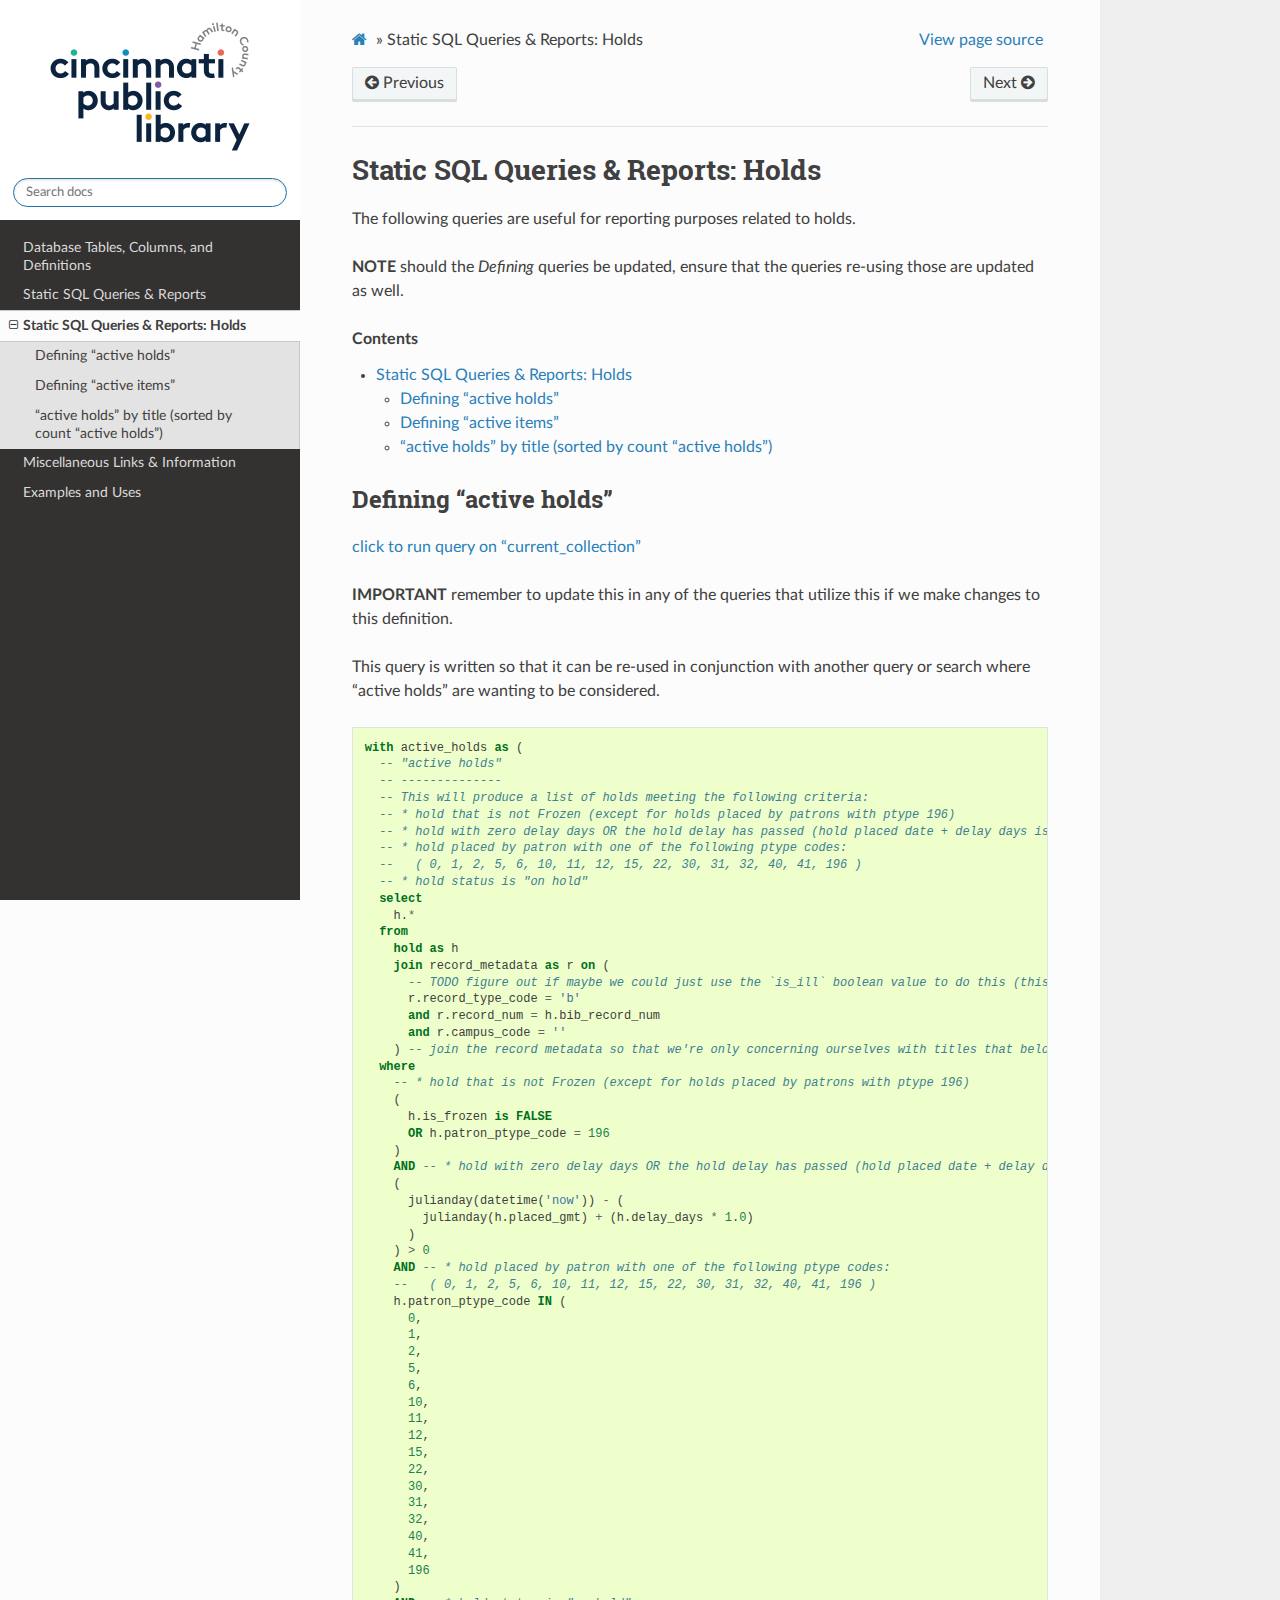
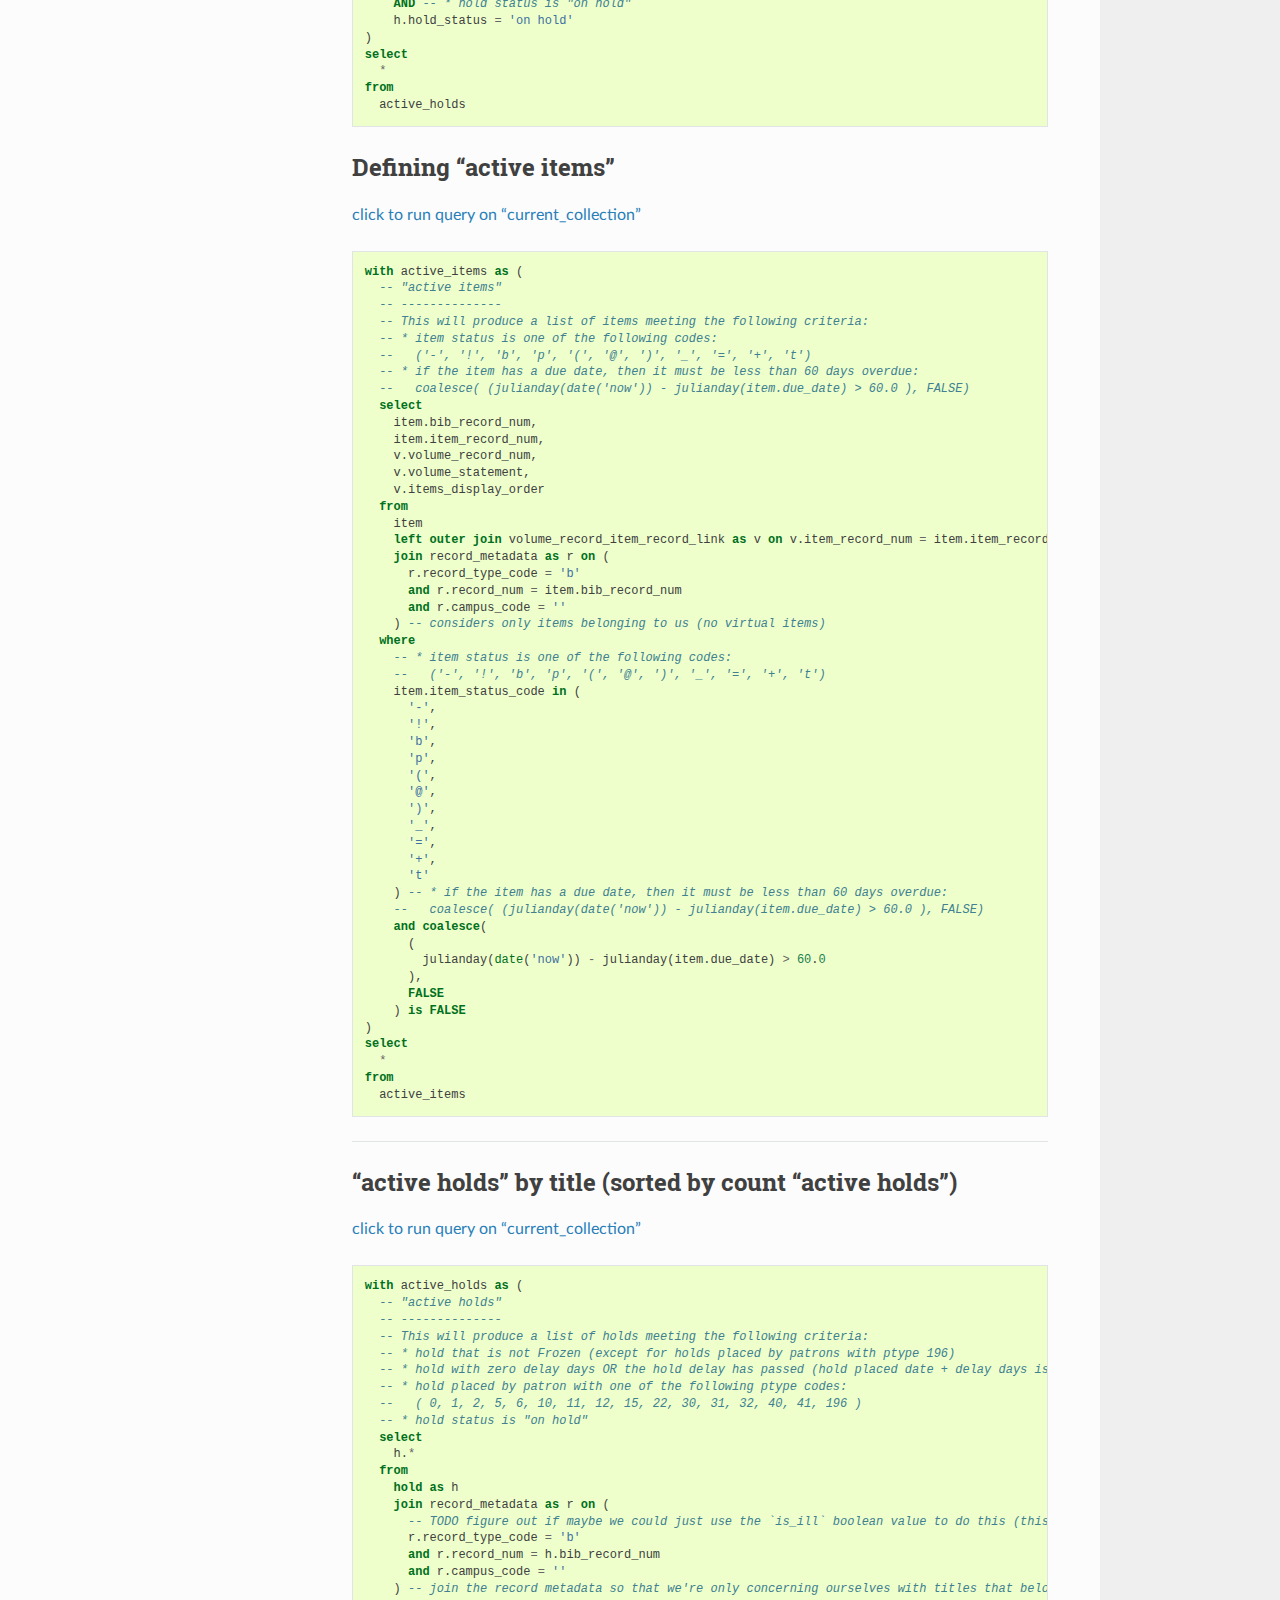
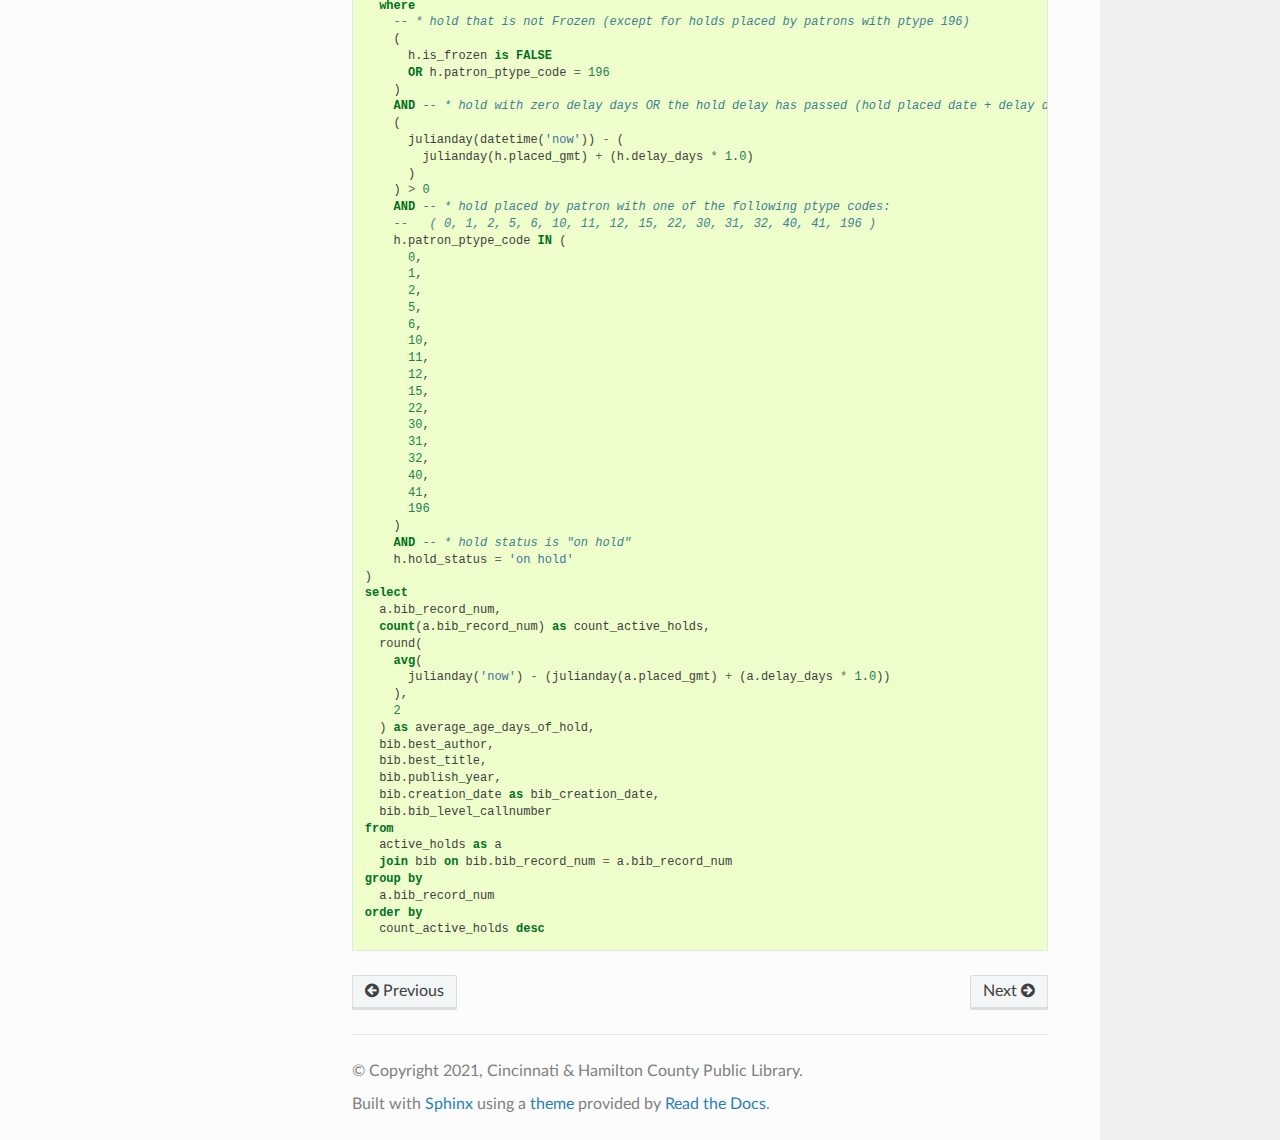
<file: docs/_build/html/static_queries_holds.html>
<!DOCTYPE html>
<html class="writer-html5" lang="en" >
<head>
  <meta charset="utf-8" />
  
  <meta name="viewport" content="width=device-width, initial-scale=1.0" />
  
  <title>Static SQL Queries &amp; Reports: Holds &mdash; collection-analysis  documentation</title>
  

  
  <link rel="stylesheet" href="_static/css/theme.css" type="text/css" />
  <link rel="stylesheet" href="_static/pygments.css" type="text/css" />
  <link rel="stylesheet" href="_static/pygments.css" type="text/css" />
  <link rel="stylesheet" href="_static/css/theme.css" type="text/css" />

  
  

  
  

  

  
  <!--[if lt IE 9]>
    <script src="_static/js/html5shiv.min.js"></script>
  <![endif]-->
  
    
      <script type="text/javascript" id="documentation_options" data-url_root="./" src="_static/documentation_options.js"></script>
        <script data-url_root="./" id="documentation_options" src="_static/documentation_options.js"></script>
        <script src="_static/jquery.js"></script>
        <script src="_static/underscore.js"></script>
        <script src="_static/doctools.js"></script>
    
    <script type="text/javascript" src="_static/js/theme.js"></script>

    
    <link rel="index" title="Index" href="genindex.html" />
    <link rel="search" title="Search" href="search.html" />
    <link rel="next" title="Miscellaneous Links &amp; Information" href="misc.html" />
    <link rel="prev" title="Static SQL Queries &amp; Reports" href="static_queries.html" /> 
</head>

<body class="wy-body-for-nav">

   
  <div class="wy-grid-for-nav">
    
    <nav data-toggle="wy-nav-shift" class="wy-nav-side">
      <div class="wy-side-scroll">
        <div class="wy-side-nav-search"  style="background: white" >
          

          
            <a href="index.html">
          

          
            
            <img src="_static/logo.png" class="logo" alt="Logo"/>
          
          </a>

          
            
            
          

          
<div role="search">
  <form id="rtd-search-form" class="wy-form" action="search.html" method="get">
    <input type="text" name="q" placeholder="Search docs" />
    <input type="hidden" name="check_keywords" value="yes" />
    <input type="hidden" name="area" value="default" />
  </form>
</div>

          
        </div>

        
        <div class="wy-menu wy-menu-vertical" data-spy="affix" role="navigation" aria-label="main navigation">
          
            
            
              
            
            
              <ul class="current">
<li class="toctree-l1"><a class="reference internal" href="database_tables.html">Database Tables, Columns, and Definitions</a></li>
<li class="toctree-l1"><a class="reference internal" href="static_queries.html">Static SQL Queries &amp; Reports</a></li>
<li class="toctree-l1 current"><a class="current reference internal" href="#">Static SQL Queries &amp; Reports: Holds</a><ul>
<li class="toctree-l2"><a class="reference internal" href="#defining-active-holds">Defining “active holds”</a></li>
<li class="toctree-l2"><a class="reference internal" href="#defining-active-items">Defining “active items”</a></li>
<li class="toctree-l2"><a class="reference internal" href="#active-holds-by-title-sorted-by-count-active-holds">“active holds” by title (sorted by count “active holds”)</a></li>
</ul>
</li>
<li class="toctree-l1"><a class="reference internal" href="misc.html">Miscellaneous Links &amp; Information</a></li>
<li class="toctree-l1"><a class="reference internal" href="examples.html">Examples and Uses</a></li>
</ul>

            
          
        </div>
        
      </div>
    </nav>

    <section data-toggle="wy-nav-shift" class="wy-nav-content-wrap">

      
      <nav class="wy-nav-top" aria-label="top navigation">
        
          <i data-toggle="wy-nav-top" class="fa fa-bars"></i>
          <a href="index.html">collection-analysis</a>
        
      </nav>


      <div class="wy-nav-content">
        
        <div class="rst-content">
        
          

















<div role="navigation" aria-label="breadcrumbs navigation">

  <ul class="wy-breadcrumbs">
    
      <li><a href="index.html" class="icon icon-home"></a> &raquo;</li>
        
      <li>Static SQL Queries &amp; Reports: Holds</li>
    
    
      <li class="wy-breadcrumbs-aside">
        
          
            <a href="_sources/static_queries_holds.rst.txt" rel="nofollow"> View page source</a>
          
        
      </li>
    
  </ul>

  
  <div class="rst-breadcrumbs-buttons" role="navigation" aria-label="breadcrumb navigation">
      
        <a href="misc.html" class="btn btn-neutral float-right" title="Miscellaneous Links &amp; Information" accesskey="n">Next <span class="fa fa-arrow-circle-right" aria-hidden="true"></span></a>
      
      
        <a href="static_queries.html" class="btn btn-neutral float-left" title="Static SQL Queries &amp; Reports" accesskey="p"><span class="fa fa-arrow-circle-left" aria-hidden="true"></span> Previous</a>
      
  </div>
  
  <hr/>
</div>
          <div role="main" class="document" itemscope="itemscope" itemtype="http://schema.org/Article">
           <div itemprop="articleBody">
            
  <div class="section" id="static-sql-queries-reports-holds">
<h1><a class="toc-backref" href="#id1">Static SQL Queries &amp; Reports: Holds</a><a class="headerlink" href="#static-sql-queries-reports-holds" title="Permalink to this headline">¶</a></h1>
<p>The following queries are useful for reporting purposes related to holds.</p>
<p><strong>NOTE</strong> should the <cite>Defining</cite> queries be updated, ensure that the queries re-using those are updated as well.</p>
<div class="contents topic" id="contents">
<p class="topic-title">Contents</p>
<ul class="simple">
<li><p><a class="reference internal" href="#static-sql-queries-reports-holds" id="id1">Static SQL Queries &amp; Reports: Holds</a></p>
<ul>
<li><p><a class="reference internal" href="#defining-active-holds" id="id2">Defining “active holds”</a></p></li>
<li><p><a class="reference internal" href="#defining-active-items" id="id3">Defining “active items”</a></p></li>
<li><p><a class="reference internal" href="#active-holds-by-title-sorted-by-count-active-holds" id="id4">“active holds” by title (sorted by count “active holds”)</a></p></li>
</ul>
</li>
</ul>
</div>
<div class="section" id="defining-active-holds">
<h2><a class="toc-backref" href="#id2">Defining “active holds”</a><a class="headerlink" href="#defining-active-holds" title="Permalink to this headline">¶</a></h2>
<p><a class="reference external" href="https://ilsweb.cincinnatilibrary.org/collection-analysis/current_collection?sql=with+active_holds+as+%28%0D%0A++--+%22active+holds%22%0D%0A++--+--------------%0D%0A++--+This+will+produce+a+list+of+holds+meeting+the+following+criteria%3A%0D%0A++--+*+hold+that+is+not+Frozen+%28except+for+holds+placed+by+patrons+with+ptype+196%29%0D%0A++--+*+hold+with+zero+delay+days+OR+the+hold+delay+has+passed+%28hold+placed+date+%2B+delay+days+is+not+a+date+in+the+future%29%0D%0A++--+*+hold+placed+by+patron+with+one+of+the+following+ptype+codes%3A%0D%0A++--+++%28+0%2C+1%2C+2%2C+5%2C+6%2C+10%2C+11%2C+12%2C+15%2C+22%2C+30%2C+31%2C+32%2C+40%2C+41%2C+196+%29%0D%0A++--+*+hold+status+is+%22on+hold%22%0D%0A++select%0D%0A++++h.*%0D%0A++from%0D%0A++++hold+as+h%0D%0A++++join+record_metadata+as+r+on+%28%0D%0A++++++--+TODO+figure+out+if+maybe+we+could+just+use+the+%60is_ill%60+boolean+value+to+do+this+%28this+is+still+fast+since+it%27s+an+indexed+search%29%0D%0A++++++r.record_type_code+%3D+%27b%27%0D%0A++++++and+r.record_num+%3D+h.bib_record_num%0D%0A++++++and+r.campus_code+%3D+%27%27%0D%0A++++%29+--+join+the+record+metadata+so+that+we%27re+only+concerning+ourselves+with+titles+that+belong+to+us+%28to+filter+out+ILL+holds%29%0D%0A++where%0D%0A++++--+*+hold+that+is+not+Frozen+%28except+for+holds+placed+by+patrons+with+ptype+196%29%0D%0A++++%28%0D%0A++++++h.is_frozen+is+FALSE%0D%0A++++++OR+h.patron_ptype_code+%3D+196%0D%0A++++%29%0D%0A++++AND+--+*+hold+with+zero+delay+days+OR+the+hold+delay+has+passed+%28hold+placed+date+%2B+delay+days+is+not+in+the+future%29%0D%0A++++%28%0D%0A++++++julianday%28datetime%28%27now%27%29%29+-+%28%0D%0A++++++++julianday%28h.placed_gmt%29+%2B+%28h.delay_days+*+1.0%29%0D%0A++++++%29%0D%0A++++%29+%3E+0%0D%0A++++AND+--+*+hold+placed+by+patron+with+one+of+the+following+ptype+codes%3A%0D%0A++++--+++%28+0%2C+1%2C+2%2C+5%2C+6%2C+10%2C+11%2C+12%2C+15%2C+22%2C+30%2C+31%2C+32%2C+40%2C+41%2C+196+%29%0D%0A++++h.patron_ptype_code+IN+%28%0D%0A++++++0%2C%0D%0A++++++1%2C%0D%0A++++++2%2C%0D%0A++++++5%2C%0D%0A++++++6%2C%0D%0A++++++10%2C%0D%0A++++++11%2C%0D%0A++++++12%2C%0D%0A++++++15%2C%0D%0A++++++22%2C%0D%0A++++++30%2C%0D%0A++++++31%2C%0D%0A++++++32%2C%0D%0A++++++40%2C%0D%0A++++++41%2C%0D%0A++++++196%0D%0A++++%29%0D%0A++++AND+--+*+hold+status+is+%22on+hold%22%0D%0A++++h.hold_status+%3D+%27on+hold%27%0D%0A%29%0D%0Aselect%0D%0A++*%0D%0Afrom%0D%0A++active_holds">click to run query on “current_collection”</a></p>
<p><strong>IMPORTANT</strong> remember to update this in any of the queries that utilize this if we make changes to this definition.</p>
<p>This query is written so that it can be re-used in conjunction with another query or search where “active holds” are wanting to be considered.</p>
<div class="highlight-sql notranslate"><div class="highlight"><pre><span></span><span class="k">with</span> <span class="n">active_holds</span> <span class="k">as</span> <span class="p">(</span>
  <span class="c1">-- &quot;active holds&quot;</span>
  <span class="c1">-- --------------</span>
  <span class="c1">-- This will produce a list of holds meeting the following criteria:</span>
  <span class="c1">-- * hold that is not Frozen (except for holds placed by patrons with ptype 196)</span>
  <span class="c1">-- * hold with zero delay days OR the hold delay has passed (hold placed date + delay days is not a date in the future)</span>
  <span class="c1">-- * hold placed by patron with one of the following ptype codes:</span>
  <span class="c1">--   ( 0, 1, 2, 5, 6, 10, 11, 12, 15, 22, 30, 31, 32, 40, 41, 196 )</span>
  <span class="c1">-- * hold status is &quot;on hold&quot;</span>
  <span class="k">select</span>
    <span class="n">h</span><span class="p">.</span><span class="o">*</span>
  <span class="k">from</span>
    <span class="k">hold</span> <span class="k">as</span> <span class="n">h</span>
    <span class="k">join</span> <span class="n">record_metadata</span> <span class="k">as</span> <span class="n">r</span> <span class="k">on</span> <span class="p">(</span>
      <span class="c1">-- TODO figure out if maybe we could just use the `is_ill` boolean value to do this (this is still fast since it&#39;s an indexed search)</span>
      <span class="n">r</span><span class="p">.</span><span class="n">record_type_code</span> <span class="o">=</span> <span class="s1">&#39;b&#39;</span>
      <span class="k">and</span> <span class="n">r</span><span class="p">.</span><span class="n">record_num</span> <span class="o">=</span> <span class="n">h</span><span class="p">.</span><span class="n">bib_record_num</span>
      <span class="k">and</span> <span class="n">r</span><span class="p">.</span><span class="n">campus_code</span> <span class="o">=</span> <span class="s1">&#39;&#39;</span>
    <span class="p">)</span> <span class="c1">-- join the record metadata so that we&#39;re only concerning ourselves with titles that belong to us (to filter out ILL holds)</span>
  <span class="k">where</span>
    <span class="c1">-- * hold that is not Frozen (except for holds placed by patrons with ptype 196)</span>
    <span class="p">(</span>
      <span class="n">h</span><span class="p">.</span><span class="n">is_frozen</span> <span class="k">is</span> <span class="k">FALSE</span>
      <span class="k">OR</span> <span class="n">h</span><span class="p">.</span><span class="n">patron_ptype_code</span> <span class="o">=</span> <span class="mi">196</span>
    <span class="p">)</span>
    <span class="k">AND</span> <span class="c1">-- * hold with zero delay days OR the hold delay has passed (hold placed date + delay days is not in the future)</span>
    <span class="p">(</span>
      <span class="n">julianday</span><span class="p">(</span><span class="n">datetime</span><span class="p">(</span><span class="s1">&#39;now&#39;</span><span class="p">))</span> <span class="o">-</span> <span class="p">(</span>
        <span class="n">julianday</span><span class="p">(</span><span class="n">h</span><span class="p">.</span><span class="n">placed_gmt</span><span class="p">)</span> <span class="o">+</span> <span class="p">(</span><span class="n">h</span><span class="p">.</span><span class="n">delay_days</span> <span class="o">*</span> <span class="mi">1</span><span class="p">.</span><span class="mi">0</span><span class="p">)</span>
      <span class="p">)</span>
    <span class="p">)</span> <span class="o">&gt;</span> <span class="mi">0</span>
    <span class="k">AND</span> <span class="c1">-- * hold placed by patron with one of the following ptype codes:</span>
    <span class="c1">--   ( 0, 1, 2, 5, 6, 10, 11, 12, 15, 22, 30, 31, 32, 40, 41, 196 )</span>
    <span class="n">h</span><span class="p">.</span><span class="n">patron_ptype_code</span> <span class="k">IN</span> <span class="p">(</span>
      <span class="mi">0</span><span class="p">,</span>
      <span class="mi">1</span><span class="p">,</span>
      <span class="mi">2</span><span class="p">,</span>
      <span class="mi">5</span><span class="p">,</span>
      <span class="mi">6</span><span class="p">,</span>
      <span class="mi">10</span><span class="p">,</span>
      <span class="mi">11</span><span class="p">,</span>
      <span class="mi">12</span><span class="p">,</span>
      <span class="mi">15</span><span class="p">,</span>
      <span class="mi">22</span><span class="p">,</span>
      <span class="mi">30</span><span class="p">,</span>
      <span class="mi">31</span><span class="p">,</span>
      <span class="mi">32</span><span class="p">,</span>
      <span class="mi">40</span><span class="p">,</span>
      <span class="mi">41</span><span class="p">,</span>
      <span class="mi">196</span>
    <span class="p">)</span>
    <span class="k">AND</span> <span class="c1">-- * hold status is &quot;on hold&quot;</span>
    <span class="n">h</span><span class="p">.</span><span class="n">hold_status</span> <span class="o">=</span> <span class="s1">&#39;on hold&#39;</span>
<span class="p">)</span>
<span class="k">select</span>
  <span class="o">*</span>
<span class="k">from</span>
  <span class="n">active_holds</span>
</pre></div>
</div>
</div>
<div class="section" id="defining-active-items">
<h2><a class="toc-backref" href="#id3">Defining “active items”</a><a class="headerlink" href="#defining-active-items" title="Permalink to this headline">¶</a></h2>
<p><a class="reference external" href="https://ilsweb.cincinnatilibrary.org/collection-analysis/current_collection?sql=with+active_items+as+%28%0D%0A++--+%22active+items%22%0D%0A++--+--------------%0D%0A++--+This+will+produce+a+list+of+items+meeting+the+following+criteria%3A%0D%0A++--+*+item+status+is+one+of+the+following+codes%3A%0D%0A++--+++%28%27-%27%2C+%27%21%27%2C+%27b%27%2C+%27p%27%2C+%27%28%27%2C+%27%40%27%2C+%27%29%27%2C+%27_%27%2C+%27%3D%27%2C+%27%2B%27%2C+%27t%27%29%0D%0A++--+*+if+the+item+has+a+due+date%2C+then+it+must+be+less+than+60+days+overdue%3A%0D%0A++--+++coalesce%28+%28julianday%28date%28%27now%27%29%29+-+julianday%28item.due_date%29+%3E+60.0+%29%2C+FALSE%29%0D%0A++select%0D%0A++++item.item_record_num%2C%0D%0A++++v.volume_record_num%2C%0D%0A++++v.volume_statement%2C%0D%0A++++v.items_display_order%2C%0D%0A++++item.bib_record_num%0D%0A++from%0D%0A++++item+--+we+need+to+consider+volume+information+for+volume-level+holds%0D%0A++++left+outer+join+volume_record_item_record_link+as+v+on+v.item_record_num+%3D+item.item_record_num%0D%0A++++join+record_metadata+as+r+on+%28%0D%0A++++++r.record_type_code+%3D+%27b%27%0D%0A++++++and+r.record_num+%3D+item.bib_record_num%0D%0A++++++and+r.campus_code+%3D+%27%27%0D%0A++++%29%0D%0A++where%0D%0A++++--+*+item+status+is+one+of+the+following+codes%3A%0D%0A++++--+++%28%27-%27%2C+%27%21%27%2C+%27b%27%2C+%27p%27%2C+%27%28%27%2C+%27%40%27%2C+%27%29%27%2C+%27_%27%2C+%27%3D%27%2C+%27%2B%27%2C+%27t%27%29%0D%0A++++item.item_status_code+in+%28%0D%0A++++++%27-%27%2C%0D%0A++++++%27%21%27%2C%0D%0A++++++%27b%27%2C%0D%0A++++++%27p%27%2C%0D%0A++++++%27%28%27%2C%0D%0A++++++%27%40%27%2C%0D%0A++++++%27%29%27%2C%0D%0A++++++%27_%27%2C%0D%0A++++++%27%3D%27%2C%0D%0A++++++%27%2B%27%2C%0D%0A++++++%27t%27%0D%0A++++%29+--+*+if+the+item+has+a+due+date%2C+then+it+must+be+less+than+60+days+overdue%3A%0D%0A++++--+++coalesce%28+%28julianday%28date%28%27now%27%29%29+-+julianday%28item.due_date%29+%3E+60.0+%29%2C+FALSE%29%0D%0A++++and+coalesce%28%0D%0A++++++%28%0D%0A++++++++julianday%28date%28%27now%27%29%29+-+julianday%28item.due_date%29+%3E+60.0%0D%0A++++++%29%2C%0D%0A++++++FALSE%0D%0A++++%29+is+FALSE%0D%0A%29%0D%0Aselect%0D%0A++*%0D%0Afrom%0D%0A++active_items">click to run query on “current_collection”</a></p>
<div class="highlight-sql notranslate"><div class="highlight"><pre><span></span><span class="k">with</span> <span class="n">active_items</span> <span class="k">as</span> <span class="p">(</span>
  <span class="c1">-- &quot;active items&quot;</span>
  <span class="c1">-- --------------</span>
  <span class="c1">-- This will produce a list of items meeting the following criteria:</span>
  <span class="c1">-- * item status is one of the following codes:</span>
  <span class="c1">--   (&#39;-&#39;, &#39;!&#39;, &#39;b&#39;, &#39;p&#39;, &#39;(&#39;, &#39;@&#39;, &#39;)&#39;, &#39;_&#39;, &#39;=&#39;, &#39;+&#39;, &#39;t&#39;)</span>
  <span class="c1">-- * if the item has a due date, then it must be less than 60 days overdue:</span>
  <span class="c1">--   coalesce( (julianday(date(&#39;now&#39;)) - julianday(item.due_date) &gt; 60.0 ), FALSE)</span>
  <span class="k">select</span>
    <span class="n">item</span><span class="p">.</span><span class="n">bib_record_num</span><span class="p">,</span>
    <span class="n">item</span><span class="p">.</span><span class="n">item_record_num</span><span class="p">,</span>
    <span class="n">v</span><span class="p">.</span><span class="n">volume_record_num</span><span class="p">,</span>
    <span class="n">v</span><span class="p">.</span><span class="n">volume_statement</span><span class="p">,</span>
    <span class="n">v</span><span class="p">.</span><span class="n">items_display_order</span>
  <span class="k">from</span>
    <span class="n">item</span>
    <span class="k">left</span> <span class="k">outer</span> <span class="k">join</span> <span class="n">volume_record_item_record_link</span> <span class="k">as</span> <span class="n">v</span> <span class="k">on</span> <span class="n">v</span><span class="p">.</span><span class="n">item_record_num</span> <span class="o">=</span> <span class="n">item</span><span class="p">.</span><span class="n">item_record_num</span> <span class="c1">-- we need to consider volume information for volume-level holds</span>
    <span class="k">join</span> <span class="n">record_metadata</span> <span class="k">as</span> <span class="n">r</span> <span class="k">on</span> <span class="p">(</span>
      <span class="n">r</span><span class="p">.</span><span class="n">record_type_code</span> <span class="o">=</span> <span class="s1">&#39;b&#39;</span>
      <span class="k">and</span> <span class="n">r</span><span class="p">.</span><span class="n">record_num</span> <span class="o">=</span> <span class="n">item</span><span class="p">.</span><span class="n">bib_record_num</span>
      <span class="k">and</span> <span class="n">r</span><span class="p">.</span><span class="n">campus_code</span> <span class="o">=</span> <span class="s1">&#39;&#39;</span>
    <span class="p">)</span> <span class="c1">-- considers only items belonging to us (no virtual items)</span>
  <span class="k">where</span>
    <span class="c1">-- * item status is one of the following codes:</span>
    <span class="c1">--   (&#39;-&#39;, &#39;!&#39;, &#39;b&#39;, &#39;p&#39;, &#39;(&#39;, &#39;@&#39;, &#39;)&#39;, &#39;_&#39;, &#39;=&#39;, &#39;+&#39;, &#39;t&#39;)</span>
    <span class="n">item</span><span class="p">.</span><span class="n">item_status_code</span> <span class="k">in</span> <span class="p">(</span>
      <span class="s1">&#39;-&#39;</span><span class="p">,</span>
      <span class="s1">&#39;!&#39;</span><span class="p">,</span>
      <span class="s1">&#39;b&#39;</span><span class="p">,</span>
      <span class="s1">&#39;p&#39;</span><span class="p">,</span>
      <span class="s1">&#39;(&#39;</span><span class="p">,</span>
      <span class="s1">&#39;@&#39;</span><span class="p">,</span>
      <span class="s1">&#39;)&#39;</span><span class="p">,</span>
      <span class="s1">&#39;_&#39;</span><span class="p">,</span>
      <span class="s1">&#39;=&#39;</span><span class="p">,</span>
      <span class="s1">&#39;+&#39;</span><span class="p">,</span>
      <span class="s1">&#39;t&#39;</span>
    <span class="p">)</span> <span class="c1">-- * if the item has a due date, then it must be less than 60 days overdue:</span>
    <span class="c1">--   coalesce( (julianday(date(&#39;now&#39;)) - julianday(item.due_date) &gt; 60.0 ), FALSE)</span>
    <span class="k">and</span> <span class="k">coalesce</span><span class="p">(</span>
      <span class="p">(</span>
        <span class="n">julianday</span><span class="p">(</span><span class="nb">date</span><span class="p">(</span><span class="s1">&#39;now&#39;</span><span class="p">))</span> <span class="o">-</span> <span class="n">julianday</span><span class="p">(</span><span class="n">item</span><span class="p">.</span><span class="n">due_date</span><span class="p">)</span> <span class="o">&gt;</span> <span class="mi">60</span><span class="p">.</span><span class="mi">0</span>
      <span class="p">),</span>
      <span class="k">FALSE</span>
    <span class="p">)</span> <span class="k">is</span> <span class="k">FALSE</span>
<span class="p">)</span>
<span class="k">select</span>
  <span class="o">*</span>
<span class="k">from</span>
  <span class="n">active_items</span>
</pre></div>
</div>
</div>
<hr class="docutils" />
<div class="section" id="active-holds-by-title-sorted-by-count-active-holds">
<h2><a class="toc-backref" href="#id4">“active holds” by title (sorted by count “active holds”)</a><a class="headerlink" href="#active-holds-by-title-sorted-by-count-active-holds" title="Permalink to this headline">¶</a></h2>
<p><a class="reference external" href="https://ilsweb.cincinnatilibrary.org/collection-analysis/current_collection?sql=with+active_holds+as+%28%0D%0A++--+%22active+holds%22%0D%0A++--+--------------%0D%0A++--+This+will+produce+a+list+of+holds+meeting+the+following+criteria%3A%0D%0A++--+*+hold+that+is+not+Frozen+%28except+for+holds+placed+by+patrons+with+ptype+196%29%0D%0A++--+*+hold+with+zero+delay+days+OR+the+hold+delay+has+passed+%28hold+placed+date+%2B+delay+days+is+not+a+date+in+the+future%29%0D%0A++--+*+hold+placed+by+patron+with+one+of+the+following+ptype+codes%3A%0D%0A++--+++%28+0%2C+1%2C+2%2C+5%2C+6%2C+10%2C+11%2C+12%2C+15%2C+22%2C+30%2C+31%2C+32%2C+40%2C+41%2C+196+%29%0D%0A++--+*+hold+status+is+%22on+hold%22%0D%0A++select%0D%0A++++h.*%0D%0A++from%0D%0A++++hold+as+h%0D%0A++++join+record_metadata+as+r+on+%28%0D%0A++++++--+TODO+figure+out+if+maybe+we+could+just+use+the+%60is_ill%60+boolean+value+to+do+this+%28this+is+still+fast+since+it%27s+an+indexed+search%29%0D%0A++++++r.record_type_code+%3D+%27b%27%0D%0A++++++and+r.record_num+%3D+h.bib_record_num%0D%0A++++++and+r.campus_code+%3D+%27%27%0D%0A++++%29+--+join+the+record+metadata+so+that+we%27re+only+concerning+ourselves+with+titles+that+belong+to+us+%28to+filter+out+ILL+holds%29%0D%0A++where%0D%0A++++--+*+hold+that+is+not+Frozen+%28except+for+holds+placed+by+patrons+with+ptype+196%29%0D%0A++++%28%0D%0A++++++h.is_frozen+is+FALSE%0D%0A++++++OR+h.patron_ptype_code+%3D+196%0D%0A++++%29%0D%0A++++AND+--+*+hold+with+zero+delay+days+OR+the+hold+delay+has+passed+%28hold+placed+date+%2B+delay+days+is+not+in+the+future%29%0D%0A++++%28%0D%0A++++++julianday%28datetime%28%27now%27%29%29+-+%28%0D%0A++++++++julianday%28h.placed_gmt%29+%2B+%28h.delay_days+*+1.0%29%0D%0A++++++%29%0D%0A++++%29+%3E+0%0D%0A++++AND+--+*+hold+placed+by+patron+with+one+of+the+following+ptype+codes%3A%0D%0A++++--+++%28+0%2C+1%2C+2%2C+5%2C+6%2C+10%2C+11%2C+12%2C+15%2C+22%2C+30%2C+31%2C+32%2C+40%2C+41%2C+196+%29%0D%0A++++h.patron_ptype_code+IN+%28%0D%0A++++++0%2C%0D%0A++++++1%2C%0D%0A++++++2%2C%0D%0A++++++5%2C%0D%0A++++++6%2C%0D%0A++++++10%2C%0D%0A++++++11%2C%0D%0A++++++12%2C%0D%0A++++++15%2C%0D%0A++++++22%2C%0D%0A++++++30%2C%0D%0A++++++31%2C%0D%0A++++++32%2C%0D%0A++++++40%2C%0D%0A++++++41%2C%0D%0A++++++196%0D%0A++++%29%0D%0A++++AND+--+*+hold+status+is+%22on+hold%22%0D%0A++++h.hold_status+%3D+%27on+hold%27%0D%0A%29%0D%0Aselect%0D%0A++a.bib_record_num%2C%0D%0A++count%28a.bib_record_num%29+as+count_active_holds%2C%0D%0A++round%28%0D%0A++++avg%28%0D%0A++++++julianday%28%27now%27%29+-+%28julianday%28a.placed_gmt%29+%2B+%28a.delay_days+*+1.0%29%29%0D%0A++++%29%2C%0D%0A++++2%0D%0A++%29+as+average_age_days_of_hold%2C%0D%0A++bib.best_author%2C%0D%0A++bib.best_title%2C%0D%0A++bib.publish_year%2C%0D%0A++bib.creation_date+as+bib_creation_date%2C%0D%0A++bib.bib_level_callnumber%0D%0Afrom%0D%0A++active_holds+as+a%0D%0A++join+bib+on+bib.bib_record_num+%3D+a.bib_record_num%0D%0Agroup+by%0D%0A++a.bib_record_num%0D%0Aorder+by%0D%0A++count_active_holds+desc">click to run query on “current_collection”</a></p>
<div class="highlight-sql notranslate"><div class="highlight"><pre><span></span><span class="k">with</span> <span class="n">active_holds</span> <span class="k">as</span> <span class="p">(</span>
  <span class="c1">-- &quot;active holds&quot;</span>
  <span class="c1">-- --------------</span>
  <span class="c1">-- This will produce a list of holds meeting the following criteria:</span>
  <span class="c1">-- * hold that is not Frozen (except for holds placed by patrons with ptype 196)</span>
  <span class="c1">-- * hold with zero delay days OR the hold delay has passed (hold placed date + delay days is not a date in the future)</span>
  <span class="c1">-- * hold placed by patron with one of the following ptype codes:</span>
  <span class="c1">--   ( 0, 1, 2, 5, 6, 10, 11, 12, 15, 22, 30, 31, 32, 40, 41, 196 )</span>
  <span class="c1">-- * hold status is &quot;on hold&quot;</span>
  <span class="k">select</span>
    <span class="n">h</span><span class="p">.</span><span class="o">*</span>
  <span class="k">from</span>
    <span class="k">hold</span> <span class="k">as</span> <span class="n">h</span>
    <span class="k">join</span> <span class="n">record_metadata</span> <span class="k">as</span> <span class="n">r</span> <span class="k">on</span> <span class="p">(</span>
      <span class="c1">-- TODO figure out if maybe we could just use the `is_ill` boolean value to do this (this is still fast since it&#39;s an indexed search)</span>
      <span class="n">r</span><span class="p">.</span><span class="n">record_type_code</span> <span class="o">=</span> <span class="s1">&#39;b&#39;</span>
      <span class="k">and</span> <span class="n">r</span><span class="p">.</span><span class="n">record_num</span> <span class="o">=</span> <span class="n">h</span><span class="p">.</span><span class="n">bib_record_num</span>
      <span class="k">and</span> <span class="n">r</span><span class="p">.</span><span class="n">campus_code</span> <span class="o">=</span> <span class="s1">&#39;&#39;</span>
    <span class="p">)</span> <span class="c1">-- join the record metadata so that we&#39;re only concerning ourselves with titles that belong to us (to filter out ILL holds)</span>
  <span class="k">where</span>
    <span class="c1">-- * hold that is not Frozen (except for holds placed by patrons with ptype 196)</span>
    <span class="p">(</span>
      <span class="n">h</span><span class="p">.</span><span class="n">is_frozen</span> <span class="k">is</span> <span class="k">FALSE</span>
      <span class="k">OR</span> <span class="n">h</span><span class="p">.</span><span class="n">patron_ptype_code</span> <span class="o">=</span> <span class="mi">196</span>
    <span class="p">)</span>
    <span class="k">AND</span> <span class="c1">-- * hold with zero delay days OR the hold delay has passed (hold placed date + delay days is not in the future)</span>
    <span class="p">(</span>
      <span class="n">julianday</span><span class="p">(</span><span class="n">datetime</span><span class="p">(</span><span class="s1">&#39;now&#39;</span><span class="p">))</span> <span class="o">-</span> <span class="p">(</span>
        <span class="n">julianday</span><span class="p">(</span><span class="n">h</span><span class="p">.</span><span class="n">placed_gmt</span><span class="p">)</span> <span class="o">+</span> <span class="p">(</span><span class="n">h</span><span class="p">.</span><span class="n">delay_days</span> <span class="o">*</span> <span class="mi">1</span><span class="p">.</span><span class="mi">0</span><span class="p">)</span>
      <span class="p">)</span>
    <span class="p">)</span> <span class="o">&gt;</span> <span class="mi">0</span>
    <span class="k">AND</span> <span class="c1">-- * hold placed by patron with one of the following ptype codes:</span>
    <span class="c1">--   ( 0, 1, 2, 5, 6, 10, 11, 12, 15, 22, 30, 31, 32, 40, 41, 196 )</span>
    <span class="n">h</span><span class="p">.</span><span class="n">patron_ptype_code</span> <span class="k">IN</span> <span class="p">(</span>
      <span class="mi">0</span><span class="p">,</span>
      <span class="mi">1</span><span class="p">,</span>
      <span class="mi">2</span><span class="p">,</span>
      <span class="mi">5</span><span class="p">,</span>
      <span class="mi">6</span><span class="p">,</span>
      <span class="mi">10</span><span class="p">,</span>
      <span class="mi">11</span><span class="p">,</span>
      <span class="mi">12</span><span class="p">,</span>
      <span class="mi">15</span><span class="p">,</span>
      <span class="mi">22</span><span class="p">,</span>
      <span class="mi">30</span><span class="p">,</span>
      <span class="mi">31</span><span class="p">,</span>
      <span class="mi">32</span><span class="p">,</span>
      <span class="mi">40</span><span class="p">,</span>
      <span class="mi">41</span><span class="p">,</span>
      <span class="mi">196</span>
    <span class="p">)</span>
    <span class="k">AND</span> <span class="c1">-- * hold status is &quot;on hold&quot;</span>
    <span class="n">h</span><span class="p">.</span><span class="n">hold_status</span> <span class="o">=</span> <span class="s1">&#39;on hold&#39;</span>
<span class="p">)</span>
<span class="k">select</span>
  <span class="n">a</span><span class="p">.</span><span class="n">bib_record_num</span><span class="p">,</span>
  <span class="k">count</span><span class="p">(</span><span class="n">a</span><span class="p">.</span><span class="n">bib_record_num</span><span class="p">)</span> <span class="k">as</span> <span class="n">count_active_holds</span><span class="p">,</span>
  <span class="n">round</span><span class="p">(</span>
    <span class="k">avg</span><span class="p">(</span>
      <span class="n">julianday</span><span class="p">(</span><span class="s1">&#39;now&#39;</span><span class="p">)</span> <span class="o">-</span> <span class="p">(</span><span class="n">julianday</span><span class="p">(</span><span class="n">a</span><span class="p">.</span><span class="n">placed_gmt</span><span class="p">)</span> <span class="o">+</span> <span class="p">(</span><span class="n">a</span><span class="p">.</span><span class="n">delay_days</span> <span class="o">*</span> <span class="mi">1</span><span class="p">.</span><span class="mi">0</span><span class="p">))</span>
    <span class="p">),</span>
    <span class="mi">2</span>
  <span class="p">)</span> <span class="k">as</span> <span class="n">average_age_days_of_hold</span><span class="p">,</span>
  <span class="n">bib</span><span class="p">.</span><span class="n">best_author</span><span class="p">,</span>
  <span class="n">bib</span><span class="p">.</span><span class="n">best_title</span><span class="p">,</span>
  <span class="n">bib</span><span class="p">.</span><span class="n">publish_year</span><span class="p">,</span>
  <span class="n">bib</span><span class="p">.</span><span class="n">creation_date</span> <span class="k">as</span> <span class="n">bib_creation_date</span><span class="p">,</span>
  <span class="n">bib</span><span class="p">.</span><span class="n">bib_level_callnumber</span>
<span class="k">from</span>
  <span class="n">active_holds</span> <span class="k">as</span> <span class="n">a</span>
  <span class="k">join</span> <span class="n">bib</span> <span class="k">on</span> <span class="n">bib</span><span class="p">.</span><span class="n">bib_record_num</span> <span class="o">=</span> <span class="n">a</span><span class="p">.</span><span class="n">bib_record_num</span>
<span class="k">group</span> <span class="k">by</span>
  <span class="n">a</span><span class="p">.</span><span class="n">bib_record_num</span>
<span class="k">order</span> <span class="k">by</span>
  <span class="n">count_active_holds</span> <span class="k">desc</span>
</pre></div>
</div>
</div>
</div>


           </div>
           
          </div>
          <footer>
    <div class="rst-footer-buttons" role="navigation" aria-label="footer navigation">
        <a href="misc.html" class="btn btn-neutral float-right" title="Miscellaneous Links &amp; Information" accesskey="n" rel="next">Next <span class="fa fa-arrow-circle-right" aria-hidden="true"></span></a>
        <a href="static_queries.html" class="btn btn-neutral float-left" title="Static SQL Queries &amp; Reports" accesskey="p" rel="prev"><span class="fa fa-arrow-circle-left" aria-hidden="true"></span> Previous</a>
    </div>

  <hr/>

  <div role="contentinfo">
    <p>
        &#169; Copyright 2021, Cincinnati &amp; Hamilton County Public Library.

    </p>
  </div>
    
    
    
    Built with <a href="https://www.sphinx-doc.org/">Sphinx</a> using a
    
    <a href="https://github.com/readthedocs/sphinx_rtd_theme">theme</a>
    
    provided by <a href="https://readthedocs.org">Read the Docs</a>. 

</footer>
        </div>
      </div>

    </section>

  </div>
  

  <script type="text/javascript">
      jQuery(function () {
          SphinxRtdTheme.Navigation.enable(true);
      });
  </script>

  
  
    
   

</body>
</html>
</file>
<file: docs/_build/html/_static/css/theme.css>
html{box-sizing:border-box}*,:after,:before{box-sizing:inherit}article,aside,details,figcaption,figure,footer,header,hgroup,nav,section{display:block}audio,canvas,video{display:inline-block;*display:inline;*zoom:1}[hidden],audio:not([controls]){display:none}*{-webkit-box-sizing:border-box;-moz-box-sizing:border-box;box-sizing:border-box}html{font-size:100%;-webkit-text-size-adjust:100%;-ms-text-size-adjust:100%}body{margin:0}a:active,a:hover{outline:0}abbr[title]{border-bottom:1px dotted}b,strong{font-weight:700}blockquote{margin:0}dfn{font-style:italic}ins{background:#ff9;text-decoration:none}ins,mark{color:#000}mark{background:#ff0;font-style:italic;font-weight:700}.rst-content code,.rst-content tt,code,kbd,pre,samp{font-family:monospace,serif;_font-family:courier new,monospace;font-size:1em}pre{white-space:pre}q{quotes:none}q:after,q:before{content:"";content:none}small{font-size:85%}sub,sup{font-size:75%;line-height:0;position:relative;vertical-align:baseline}sup{top:-.5em}sub{bottom:-.25em}dl,ol,ul{margin:0;padding:0;list-style:none;list-style-image:none}li{list-style:none}dd{margin:0}img{border:0;-ms-interpolation-mode:bicubic;vertical-align:middle;max-width:100%}svg:not(:root){overflow:hidden}figure,form{margin:0}label{cursor:pointer}button,input,select,textarea{font-size:100%;margin:0;vertical-align:baseline;*vertical-align:middle}button,input{line-height:normal}button,input[type=button],input[type=reset],input[type=submit]{cursor:pointer;-webkit-appearance:button;*overflow:visible}button[disabled],input[disabled]{cursor:default}input[type=search]{-webkit-appearance:textfield;-moz-box-sizing:content-box;-webkit-box-sizing:content-box;box-sizing:content-box}textarea{resize:vertical}table{border-collapse:collapse;border-spacing:0}td{vertical-align:top}.chromeframe{margin:.2em 0;background:#ccc;color:#000;padding:.2em 0}.ir{display:block;border:0;text-indent:-999em;overflow:hidden;background-color:transparent;background-repeat:no-repeat;text-align:left;direction:ltr;*line-height:0}.ir br{display:none}.hidden{display:none!important;visibility:hidden}.visuallyhidden{border:0;clip:rect(0 0 0 0);height:1px;margin:-1px;overflow:hidden;padding:0;position:absolute;width:1px}.visuallyhidden.focusable:active,.visuallyhidden.focusable:focus{clip:auto;height:auto;margin:0;overflow:visible;position:static;width:auto}.invisible{visibility:hidden}.relative{position:relative}big,small{font-size:100%}@media print{body,html,section{background:none!important}*{box-shadow:none!important;text-shadow:none!important;filter:none!important;-ms-filter:none!important}a,a:visited{text-decoration:underline}.ir a:after,a[href^="#"]:after,a[href^="javascript:"]:after{content:""}blockquote,pre{page-break-inside:avoid}thead{display:table-header-group}img,tr{page-break-inside:avoid}img{max-width:100%!important}@page{margin:.5cm}.rst-content .toctree-wrapper>p.caption,h2,h3,p{orphans:3;widows:3}.rst-content .toctree-wrapper>p.caption,h2,h3{page-break-after:avoid}}.btn,.fa:before,.icon:before,.rst-content .admonition,.rst-content .admonition-title:before,.rst-content .admonition-todo,.rst-content .attention,.rst-content .caution,.rst-content .code-block-caption .headerlink:before,.rst-content .danger,.rst-content .error,.rst-content .hint,.rst-content .important,.rst-content .note,.rst-content .seealso,.rst-content .tip,.rst-content .warning,.rst-content code.download span:first-child:before,.rst-content dl dt .headerlink:before,.rst-content h1 .headerlink:before,.rst-content h2 .headerlink:before,.rst-content h3 .headerlink:before,.rst-content h4 .headerlink:before,.rst-content h5 .headerlink:before,.rst-content h6 .headerlink:before,.rst-content p.caption .headerlink:before,.rst-content table>caption .headerlink:before,.rst-content tt.download span:first-child:before,.wy-alert,.wy-dropdown .caret:before,.wy-inline-validate.wy-inline-validate-danger .wy-input-context:before,.wy-inline-validate.wy-inline-validate-info .wy-input-context:before,.wy-inline-validate.wy-inline-validate-success .wy-input-context:before,.wy-inline-validate.wy-inline-validate-warning .wy-input-context:before,.wy-menu-vertical li.current>a,.wy-menu-vertical li.current>a span.toctree-expand:before,.wy-menu-vertical li.on a,.wy-menu-vertical li.on a span.toctree-expand:before,.wy-menu-vertical li span.toctree-expand:before,.wy-nav-top a,.wy-side-nav-search .wy-dropdown>a,.wy-side-nav-search>a,input[type=color],input[type=date],input[type=datetime-local],input[type=datetime],input[type=email],input[type=month],input[type=number],input[type=password],input[type=search],input[type=tel],input[type=text],input[type=time],input[type=url],input[type=week],select,textarea{-webkit-font-smoothing:antialiased}.clearfix{*zoom:1}.clearfix:after,.clearfix:before{display:table;content:""}.clearfix:after{clear:both}/*!
 *  Font Awesome 4.7.0 by @davegandy - http://fontawesome.io - @fontawesome
 *  License - http://fontawesome.io/license (Font: SIL OFL 1.1, CSS: MIT License)
 */@font-face{font-family:FontAwesome;src:url(fonts/fontawesome-webfont.eot?674f50d287a8c48dc19ba404d20fe713);src:url(fonts/fontawesome-webfont.eot?674f50d287a8c48dc19ba404d20fe713?#iefix&v=4.7.0) format("embedded-opentype"),url(fonts/fontawesome-webfont.woff2?af7ae505a9eed503f8b8e6982036873e) format("woff2"),url(fonts/fontawesome-webfont.woff?fee66e712a8a08eef5805a46892932ad) format("woff"),url(fonts/fontawesome-webfont.ttf?b06871f281fee6b241d60582ae9369b9) format("truetype"),url(fonts/fontawesome-webfont.svg?912ec66d7572ff821749319396470bde#fontawesomeregular) format("svg");font-weight:400;font-style:normal}.fa,.icon,.rst-content .admonition-title,.rst-content .code-block-caption .headerlink,.rst-content code.download span:first-child,.rst-content dl dt .headerlink,.rst-content h1 .headerlink,.rst-content h2 .headerlink,.rst-content h3 .headerlink,.rst-content h4 .headerlink,.rst-content h5 .headerlink,.rst-content h6 .headerlink,.rst-content p.caption .headerlink,.rst-content table>caption .headerlink,.rst-content tt.download span:first-child,.wy-menu-vertical li.current>a span.toctree-expand,.wy-menu-vertical li.on a span.toctree-expand,.wy-menu-vertical li span.toctree-expand{display:inline-block;font:normal normal normal 14px/1 FontAwesome;font-size:inherit;text-rendering:auto;-webkit-font-smoothing:antialiased;-moz-osx-font-smoothing:grayscale}.fa-lg{font-size:1.33333em;line-height:.75em;vertical-align:-15%}.fa-2x{font-size:2em}.fa-3x{font-size:3em}.fa-4x{font-size:4em}.fa-5x{font-size:5em}.fa-fw{width:1.28571em;text-align:center}.fa-ul{padding-left:0;margin-left:2.14286em;list-style-type:none}.fa-ul>li{position:relative}.fa-li{position:absolute;left:-2.14286em;width:2.14286em;top:.14286em;text-align:center}.fa-li.fa-lg{left:-1.85714em}.fa-border{padding:.2em .25em .15em;border:.08em solid #eee;border-radius:.1em}.fa-pull-left{float:left}.fa-pull-right{float:right}.fa-pull-left.icon,.fa.fa-pull-left,.rst-content .code-block-caption .fa-pull-left.headerlink,.rst-content .fa-pull-left.admonition-title,.rst-content code.download span.fa-pull-left:first-child,.rst-content dl dt .fa-pull-left.headerlink,.rst-content h1 .fa-pull-left.headerlink,.rst-content h2 .fa-pull-left.headerlink,.rst-content h3 .fa-pull-left.headerlink,.rst-content h4 .fa-pull-left.headerlink,.rst-content h5 .fa-pull-left.headerlink,.rst-content h6 .fa-pull-left.headerlink,.rst-content p.caption .fa-pull-left.headerlink,.rst-content table>caption .fa-pull-left.headerlink,.rst-content tt.download span.fa-pull-left:first-child,.wy-menu-vertical li.current>a span.fa-pull-left.toctree-expand,.wy-menu-vertical li.on a span.fa-pull-left.toctree-expand,.wy-menu-vertical li span.fa-pull-left.toctree-expand{margin-right:.3em}.fa-pull-right.icon,.fa.fa-pull-right,.rst-content .code-block-caption .fa-pull-right.headerlink,.rst-content .fa-pull-right.admonition-title,.rst-content code.download span.fa-pull-right:first-child,.rst-content dl dt .fa-pull-right.headerlink,.rst-content h1 .fa-pull-right.headerlink,.rst-content h2 .fa-pull-right.headerlink,.rst-content h3 .fa-pull-right.headerlink,.rst-content h4 .fa-pull-right.headerlink,.rst-content h5 .fa-pull-right.headerlink,.rst-content h6 .fa-pull-right.headerlink,.rst-content p.caption .fa-pull-right.headerlink,.rst-content table>caption .fa-pull-right.headerlink,.rst-content tt.download span.fa-pull-right:first-child,.wy-menu-vertical li.current>a span.fa-pull-right.toctree-expand,.wy-menu-vertical li.on a span.fa-pull-right.toctree-expand,.wy-menu-vertical li span.fa-pull-right.toctree-expand{margin-left:.3em}.pull-right{float:right}.pull-left{float:left}.fa.pull-left,.pull-left.icon,.rst-content .code-block-caption .pull-left.headerlink,.rst-content .pull-left.admonition-title,.rst-content code.download span.pull-left:first-child,.rst-content dl dt .pull-left.headerlink,.rst-content h1 .pull-left.headerlink,.rst-content h2 .pull-left.headerlink,.rst-content h3 .pull-left.headerlink,.rst-content h4 .pull-left.headerlink,.rst-content h5 .pull-left.headerlink,.rst-content h6 .pull-left.headerlink,.rst-content p.caption .pull-left.headerlink,.rst-content table>caption .pull-left.headerlink,.rst-content tt.download span.pull-left:first-child,.wy-menu-vertical li.current>a span.pull-left.toctree-expand,.wy-menu-vertical li.on a span.pull-left.toctree-expand,.wy-menu-vertical li span.pull-left.toctree-expand{margin-right:.3em}.fa.pull-right,.pull-right.icon,.rst-content .code-block-caption .pull-right.headerlink,.rst-content .pull-right.admonition-title,.rst-content code.download span.pull-right:first-child,.rst-content dl dt .pull-right.headerlink,.rst-content h1 .pull-right.headerlink,.rst-content h2 .pull-right.headerlink,.rst-content h3 .pull-right.headerlink,.rst-content h4 .pull-right.headerlink,.rst-content h5 .pull-right.headerlink,.rst-content h6 .pull-right.headerlink,.rst-content p.caption .pull-right.headerlink,.rst-content table>caption .pull-right.headerlink,.rst-content tt.download span.pull-right:first-child,.wy-menu-vertical li.current>a span.pull-right.toctree-expand,.wy-menu-vertical li.on a span.pull-right.toctree-expand,.wy-menu-vertical li span.pull-right.toctree-expand{margin-left:.3em}.fa-spin{-webkit-animation:fa-spin 2s linear infinite;animation:fa-spin 2s linear infinite}.fa-pulse{-webkit-animation:fa-spin 1s steps(8) infinite;animation:fa-spin 1s steps(8) infinite}@-webkit-keyframes fa-spin{0%{-webkit-transform:rotate(0deg);transform:rotate(0deg)}to{-webkit-transform:rotate(359deg);transform:rotate(359deg)}}@keyframes fa-spin{0%{-webkit-transform:rotate(0deg);transform:rotate(0deg)}to{-webkit-transform:rotate(359deg);transform:rotate(359deg)}}.fa-rotate-90{-ms-filter:"progid:DXImageTransform.Microsoft.BasicImage(rotation=1)";-webkit-transform:rotate(90deg);-ms-transform:rotate(90deg);transform:rotate(90deg)}.fa-rotate-180{-ms-filter:"progid:DXImageTransform.Microsoft.BasicImage(rotation=2)";-webkit-transform:rotate(180deg);-ms-transform:rotate(180deg);transform:rotate(180deg)}.fa-rotate-270{-ms-filter:"progid:DXImageTransform.Microsoft.BasicImage(rotation=3)";-webkit-transform:rotate(270deg);-ms-transform:rotate(270deg);transform:rotate(270deg)}.fa-flip-horizontal{-ms-filter:"progid:DXImageTransform.Microsoft.BasicImage(rotation=0, mirror=1)";-webkit-transform:scaleX(-1);-ms-transform:scaleX(-1);transform:scaleX(-1)}.fa-flip-vertical{-ms-filter:"progid:DXImageTransform.Microsoft.BasicImage(rotation=2, mirror=1)";-webkit-transform:scaleY(-1);-ms-transform:scaleY(-1);transform:scaleY(-1)}:root .fa-flip-horizontal,:root .fa-flip-vertical,:root .fa-rotate-90,:root .fa-rotate-180,:root .fa-rotate-270{filter:none}.fa-stack{position:relative;display:inline-block;width:2em;height:2em;line-height:2em;vertical-align:middle}.fa-stack-1x,.fa-stack-2x{position:absolute;left:0;width:100%;text-align:center}.fa-stack-1x{line-height:inherit}.fa-stack-2x{font-size:2em}.fa-inverse{color:#fff}.fa-glass:before{content:""}.fa-music:before{content:""}.fa-search:before,.icon-search:before{content:""}.fa-envelope-o:before{content:""}.fa-heart:before{content:""}.fa-star:before{content:""}.fa-star-o:before{content:""}.fa-user:before{content:""}.fa-film:before{content:""}.fa-th-large:before{content:""}.fa-th:before{content:""}.fa-th-list:before{content:""}.fa-check:before{content:""}.fa-close:before,.fa-remove:before,.fa-times:before{content:""}.fa-search-plus:before{content:""}.fa-search-minus:before{content:""}.fa-power-off:before{content:""}.fa-signal:before{content:""}.fa-cog:before,.fa-gear:before{content:""}.fa-trash-o:before{content:""}.fa-home:before,.icon-home:before{content:""}.fa-file-o:before{content:""}.fa-clock-o:before{content:""}.fa-road:before{content:""}.fa-download:before,.rst-content code.download span:first-child:before,.rst-content tt.download span:first-child:before{content:""}.fa-arrow-circle-o-down:before{content:""}.fa-arrow-circle-o-up:before{content:""}.fa-inbox:before{content:""}.fa-play-circle-o:before{content:""}.fa-repeat:before,.fa-rotate-right:before{content:""}.fa-refresh:before{content:""}.fa-list-alt:before{content:""}.fa-lock:before{content:""}.fa-flag:before{content:""}.fa-headphones:before{content:""}.fa-volume-off:before{content:""}.fa-volume-down:before{content:""}.fa-volume-up:before{content:""}.fa-qrcode:before{content:""}.fa-barcode:before{content:""}.fa-tag:before{content:""}.fa-tags:before{content:""}.fa-book:before,.icon-book:before{content:""}.fa-bookmark:before{content:""}.fa-print:before{content:""}.fa-camera:before{content:""}.fa-font:before{content:""}.fa-bold:before{content:""}.fa-italic:before{content:""}.fa-text-height:before{content:""}.fa-text-width:before{content:""}.fa-align-left:before{content:""}.fa-align-center:before{content:""}.fa-align-right:before{content:""}.fa-align-justify:before{content:""}.fa-list:before{content:""}.fa-dedent:before,.fa-outdent:before{content:""}.fa-indent:before{content:""}.fa-video-camera:before{content:""}.fa-image:before,.fa-photo:before,.fa-picture-o:before{content:""}.fa-pencil:before{content:""}.fa-map-marker:before{content:""}.fa-adjust:before{content:""}.fa-tint:before{content:""}.fa-edit:before,.fa-pencil-square-o:before{content:""}.fa-share-square-o:before{content:""}.fa-check-square-o:before{content:""}.fa-arrows:before{content:""}.fa-step-backward:before{content:""}.fa-fast-backward:before{content:""}.fa-backward:before{content:""}.fa-play:before{content:""}.fa-pause:before{content:""}.fa-stop:before{content:""}.fa-forward:before{content:""}.fa-fast-forward:before{content:""}.fa-step-forward:before{content:""}.fa-eject:before{content:""}.fa-chevron-left:before{content:""}.fa-chevron-right:before{content:""}.fa-plus-circle:before{content:""}.fa-minus-circle:before{content:""}.fa-times-circle:before,.wy-inline-validate.wy-inline-validate-danger .wy-input-context:before{content:""}.fa-check-circle:before,.wy-inline-validate.wy-inline-validate-success .wy-input-context:before{content:""}.fa-question-circle:before{content:""}.fa-info-circle:before{content:""}.fa-crosshairs:before{content:""}.fa-times-circle-o:before{content:""}.fa-check-circle-o:before{content:""}.fa-ban:before{content:""}.fa-arrow-left:before{content:""}.fa-arrow-right:before{content:""}.fa-arrow-up:before{content:""}.fa-arrow-down:before{content:""}.fa-mail-forward:before,.fa-share:before{content:""}.fa-expand:before{content:""}.fa-compress:before{content:""}.fa-plus:before{content:""}.fa-minus:before{content:""}.fa-asterisk:before{content:""}.fa-exclamation-circle:before,.rst-content .admonition-title:before,.wy-inline-validate.wy-inline-validate-info .wy-input-context:before,.wy-inline-validate.wy-inline-validate-warning .wy-input-context:before{content:""}.fa-gift:before{content:""}.fa-leaf:before{content:""}.fa-fire:before,.icon-fire:before{content:""}.fa-eye:before{content:""}.fa-eye-slash:before{content:""}.fa-exclamation-triangle:before,.fa-warning:before{content:""}.fa-plane:before{content:""}.fa-calendar:before{content:""}.fa-random:before{content:""}.fa-comment:before{content:""}.fa-magnet:before{content:""}.fa-chevron-up:before{content:""}.fa-chevron-down:before{content:""}.fa-retweet:before{content:""}.fa-shopping-cart:before{content:""}.fa-folder:before{content:""}.fa-folder-open:before{content:""}.fa-arrows-v:before{content:""}.fa-arrows-h:before{content:""}.fa-bar-chart-o:before,.fa-bar-chart:before{content:""}.fa-twitter-square:before{content:""}.fa-facebook-square:before{content:""}.fa-camera-retro:before{content:""}.fa-key:before{content:""}.fa-cogs:before,.fa-gears:before{content:""}.fa-comments:before{content:""}.fa-thumbs-o-up:before{content:""}.fa-thumbs-o-down:before{content:""}.fa-star-half:before{content:""}.fa-heart-o:before{content:""}.fa-sign-out:before{content:""}.fa-linkedin-square:before{content:""}.fa-thumb-tack:before{content:""}.fa-external-link:before{content:""}.fa-sign-in:before{content:""}.fa-trophy:before{content:""}.fa-github-square:before{content:""}.fa-upload:before{content:""}.fa-lemon-o:before{content:""}.fa-phone:before{content:""}.fa-square-o:before{content:""}.fa-bookmark-o:before{content:""}.fa-phone-square:before{content:""}.fa-twitter:before{content:""}.fa-facebook-f:before,.fa-facebook:before{content:""}.fa-github:before,.icon-github:before{content:""}.fa-unlock:before{content:""}.fa-credit-card:before{content:""}.fa-feed:before,.fa-rss:before{content:""}.fa-hdd-o:before{content:""}.fa-bullhorn:before{content:""}.fa-bell:before{content:""}.fa-certificate:before{content:""}.fa-hand-o-right:before{content:""}.fa-hand-o-left:before{content:""}.fa-hand-o-up:before{content:""}.fa-hand-o-down:before{content:""}.fa-arrow-circle-left:before,.icon-circle-arrow-left:before{content:""}.fa-arrow-circle-right:before,.icon-circle-arrow-right:before{content:""}.fa-arrow-circle-up:before{content:""}.fa-arrow-circle-down:before{content:""}.fa-globe:before{content:""}.fa-wrench:before{content:""}.fa-tasks:before{content:""}.fa-filter:before{content:""}.fa-briefcase:before{content:""}.fa-arrows-alt:before{content:""}.fa-group:before,.fa-users:before{content:""}.fa-chain:before,.fa-link:before,.icon-link:before{content:""}.fa-cloud:before{content:""}.fa-flask:before{content:""}.fa-cut:before,.fa-scissors:before{content:""}.fa-copy:before,.fa-files-o:before{content:""}.fa-paperclip:before{content:""}.fa-floppy-o:before,.fa-save:before{content:""}.fa-square:before{content:""}.fa-bars:before,.fa-navicon:before,.fa-reorder:before{content:""}.fa-list-ul:before{content:""}.fa-list-ol:before{content:""}.fa-strikethrough:before{content:""}.fa-underline:before{content:""}.fa-table:before{content:""}.fa-magic:before{content:""}.fa-truck:before{content:""}.fa-pinterest:before{content:""}.fa-pinterest-square:before{content:""}.fa-google-plus-square:before{content:""}.fa-google-plus:before{content:""}.fa-money:before{content:""}.fa-caret-down:before,.icon-caret-down:before,.wy-dropdown .caret:before{content:""}.fa-caret-up:before{content:""}.fa-caret-left:before{content:""}.fa-caret-right:before{content:""}.fa-columns:before{content:""}.fa-sort:before,.fa-unsorted:before{content:""}.fa-sort-desc:before,.fa-sort-down:before{content:""}.fa-sort-asc:before,.fa-sort-up:before{content:""}.fa-envelope:before{content:""}.fa-linkedin:before{content:""}.fa-rotate-left:before,.fa-undo:before{content:""}.fa-gavel:before,.fa-legal:before{content:""}.fa-dashboard:before,.fa-tachometer:before{content:""}.fa-comment-o:before{content:""}.fa-comments-o:before{content:""}.fa-bolt:before,.fa-flash:before{content:""}.fa-sitemap:before{content:""}.fa-umbrella:before{content:""}.fa-clipboard:before,.fa-paste:before{content:""}.fa-lightbulb-o:before{content:""}.fa-exchange:before{content:""}.fa-cloud-download:before{content:""}.fa-cloud-upload:before{content:""}.fa-user-md:before{content:""}.fa-stethoscope:before{content:""}.fa-suitcase:before{content:""}.fa-bell-o:before{content:""}.fa-coffee:before{content:""}.fa-cutlery:before{content:""}.fa-file-text-o:before{content:""}.fa-building-o:before{content:""}.fa-hospital-o:before{content:""}.fa-ambulance:before{content:""}.fa-medkit:before{content:""}.fa-fighter-jet:before{content:""}.fa-beer:before{content:""}.fa-h-square:before{content:""}.fa-plus-square:before{content:""}.fa-angle-double-left:before{content:""}.fa-angle-double-right:before{content:""}.fa-angle-double-up:before{content:""}.fa-angle-double-down:before{content:""}.fa-angle-left:before{content:""}.fa-angle-right:before{content:""}.fa-angle-up:before{content:""}.fa-angle-down:before{content:""}.fa-desktop:before{content:""}.fa-laptop:before{content:""}.fa-tablet:before{content:""}.fa-mobile-phone:before,.fa-mobile:before{content:""}.fa-circle-o:before{content:""}.fa-quote-left:before{content:""}.fa-quote-right:before{content:""}.fa-spinner:before{content:""}.fa-circle:before{content:""}.fa-mail-reply:before,.fa-reply:before{content:""}.fa-github-alt:before{content:""}.fa-folder-o:before{content:""}.fa-folder-open-o:before{content:""}.fa-smile-o:before{content:""}.fa-frown-o:before{content:""}.fa-meh-o:before{content:""}.fa-gamepad:before{content:""}.fa-keyboard-o:before{content:""}.fa-flag-o:before{content:""}.fa-flag-checkered:before{content:""}.fa-terminal:before{content:""}.fa-code:before{content:""}.fa-mail-reply-all:before,.fa-reply-all:before{content:""}.fa-star-half-empty:before,.fa-star-half-full:before,.fa-star-half-o:before{content:""}.fa-location-arrow:before{content:""}.fa-crop:before{content:""}.fa-code-fork:before{content:""}.fa-chain-broken:before,.fa-unlink:before{content:""}.fa-question:before{content:""}.fa-info:before{content:""}.fa-exclamation:before{content:""}.fa-superscript:before{content:""}.fa-subscript:before{content:""}.fa-eraser:before{content:""}.fa-puzzle-piece:before{content:""}.fa-microphone:before{content:""}.fa-microphone-slash:before{content:""}.fa-shield:before{content:""}.fa-calendar-o:before{content:""}.fa-fire-extinguisher:before{content:""}.fa-rocket:before{content:""}.fa-maxcdn:before{content:""}.fa-chevron-circle-left:before{content:""}.fa-chevron-circle-right:before{content:""}.fa-chevron-circle-up:before{content:""}.fa-chevron-circle-down:before{content:""}.fa-html5:before{content:""}.fa-css3:before{content:""}.fa-anchor:before{content:""}.fa-unlock-alt:before{content:""}.fa-bullseye:before{content:""}.fa-ellipsis-h:before{content:""}.fa-ellipsis-v:before{content:""}.fa-rss-square:before{content:""}.fa-play-circle:before{content:""}.fa-ticket:before{content:""}.fa-minus-square:before{content:""}.fa-minus-square-o:before,.wy-menu-vertical li.current>a span.toctree-expand:before,.wy-menu-vertical li.on a span.toctree-expand:before{content:""}.fa-level-up:before{content:""}.fa-level-down:before{content:""}.fa-check-square:before{content:""}.fa-pencil-square:before{content:""}.fa-external-link-square:before{content:""}.fa-share-square:before{content:""}.fa-compass:before{content:""}.fa-caret-square-o-down:before,.fa-toggle-down:before{content:""}.fa-caret-square-o-up:before,.fa-toggle-up:before{content:""}.fa-caret-square-o-right:before,.fa-toggle-right:before{content:""}.fa-eur:before,.fa-euro:before{content:""}.fa-gbp:before{content:""}.fa-dollar:before,.fa-usd:before{content:""}.fa-inr:before,.fa-rupee:before{content:""}.fa-cny:before,.fa-jpy:before,.fa-rmb:before,.fa-yen:before{content:""}.fa-rouble:before,.fa-rub:before,.fa-ruble:before{content:""}.fa-krw:before,.fa-won:before{content:""}.fa-bitcoin:before,.fa-btc:before{content:""}.fa-file:before{content:""}.fa-file-text:before{content:""}.fa-sort-alpha-asc:before{content:""}.fa-sort-alpha-desc:before{content:""}.fa-sort-amount-asc:before{content:""}.fa-sort-amount-desc:before{content:""}.fa-sort-numeric-asc:before{content:""}.fa-sort-numeric-desc:before{content:""}.fa-thumbs-up:before{content:""}.fa-thumbs-down:before{content:""}.fa-youtube-square:before{content:""}.fa-youtube:before{content:""}.fa-xing:before{content:""}.fa-xing-square:before{content:""}.fa-youtube-play:before{content:""}.fa-dropbox:before{content:""}.fa-stack-overflow:before{content:""}.fa-instagram:before{content:""}.fa-flickr:before{content:""}.fa-adn:before{content:""}.fa-bitbucket:before,.icon-bitbucket:before{content:""}.fa-bitbucket-square:before{content:""}.fa-tumblr:before{content:""}.fa-tumblr-square:before{content:""}.fa-long-arrow-down:before{content:""}.fa-long-arrow-up:before{content:""}.fa-long-arrow-left:before{content:""}.fa-long-arrow-right:before{content:""}.fa-apple:before{content:""}.fa-windows:before{content:""}.fa-android:before{content:""}.fa-linux:before{content:""}.fa-dribbble:before{content:""}.fa-skype:before{content:""}.fa-foursquare:before{content:""}.fa-trello:before{content:""}.fa-female:before{content:""}.fa-male:before{content:""}.fa-gittip:before,.fa-gratipay:before{content:""}.fa-sun-o:before{content:""}.fa-moon-o:before{content:""}.fa-archive:before{content:""}.fa-bug:before{content:""}.fa-vk:before{content:""}.fa-weibo:before{content:""}.fa-renren:before{content:""}.fa-pagelines:before{content:""}.fa-stack-exchange:before{content:""}.fa-arrow-circle-o-right:before{content:""}.fa-arrow-circle-o-left:before{content:""}.fa-caret-square-o-left:before,.fa-toggle-left:before{content:""}.fa-dot-circle-o:before{content:""}.fa-wheelchair:before{content:""}.fa-vimeo-square:before{content:""}.fa-try:before,.fa-turkish-lira:before{content:""}.fa-plus-square-o:before,.wy-menu-vertical li span.toctree-expand:before{content:""}.fa-space-shuttle:before{content:""}.fa-slack:before{content:""}.fa-envelope-square:before{content:""}.fa-wordpress:before{content:""}.fa-openid:before{content:""}.fa-bank:before,.fa-institution:before,.fa-university:before{content:""}.fa-graduation-cap:before,.fa-mortar-board:before{content:""}.fa-yahoo:before{content:""}.fa-google:before{content:""}.fa-reddit:before{content:""}.fa-reddit-square:before{content:""}.fa-stumbleupon-circle:before{content:""}.fa-stumbleupon:before{content:""}.fa-delicious:before{content:""}.fa-digg:before{content:""}.fa-pied-piper-pp:before{content:""}.fa-pied-piper-alt:before{content:""}.fa-drupal:before{content:""}.fa-joomla:before{content:""}.fa-language:before{content:""}.fa-fax:before{content:""}.fa-building:before{content:""}.fa-child:before{content:""}.fa-paw:before{content:""}.fa-spoon:before{content:""}.fa-cube:before{content:""}.fa-cubes:before{content:""}.fa-behance:before{content:""}.fa-behance-square:before{content:""}.fa-steam:before{content:""}.fa-steam-square:before{content:""}.fa-recycle:before{content:""}.fa-automobile:before,.fa-car:before{content:""}.fa-cab:before,.fa-taxi:before{content:""}.fa-tree:before{content:""}.fa-spotify:before{content:""}.fa-deviantart:before{content:""}.fa-soundcloud:before{content:""}.fa-database:before{content:""}.fa-file-pdf-o:before{content:""}.fa-file-word-o:before{content:""}.fa-file-excel-o:before{content:""}.fa-file-powerpoint-o:before{content:""}.fa-file-image-o:before,.fa-file-photo-o:before,.fa-file-picture-o:before{content:""}.fa-file-archive-o:before,.fa-file-zip-o:before{content:""}.fa-file-audio-o:before,.fa-file-sound-o:before{content:""}.fa-file-movie-o:before,.fa-file-video-o:before{content:""}.fa-file-code-o:before{content:""}.fa-vine:before{content:""}.fa-codepen:before{content:""}.fa-jsfiddle:before{content:""}.fa-life-bouy:before,.fa-life-buoy:before,.fa-life-ring:before,.fa-life-saver:before,.fa-support:before{content:""}.fa-circle-o-notch:before{content:""}.fa-ra:before,.fa-rebel:before,.fa-resistance:before{content:""}.fa-empire:before,.fa-ge:before{content:""}.fa-git-square:before{content:""}.fa-git:before{content:""}.fa-hacker-news:before,.fa-y-combinator-square:before,.fa-yc-square:before{content:""}.fa-tencent-weibo:before{content:""}.fa-qq:before{content:""}.fa-wechat:before,.fa-weixin:before{content:""}.fa-paper-plane:before,.fa-send:before{content:""}.fa-paper-plane-o:before,.fa-send-o:before{content:""}.fa-history:before{content:""}.fa-circle-thin:before{content:""}.fa-header:before{content:""}.fa-paragraph:before{content:""}.fa-sliders:before{content:""}.fa-share-alt:before{content:""}.fa-share-alt-square:before{content:""}.fa-bomb:before{content:""}.fa-futbol-o:before,.fa-soccer-ball-o:before{content:""}.fa-tty:before{content:""}.fa-binoculars:before{content:""}.fa-plug:before{content:""}.fa-slideshare:before{content:""}.fa-twitch:before{content:""}.fa-yelp:before{content:""}.fa-newspaper-o:before{content:""}.fa-wifi:before{content:""}.fa-calculator:before{content:""}.fa-paypal:before{content:""}.fa-google-wallet:before{content:""}.fa-cc-visa:before{content:""}.fa-cc-mastercard:before{content:""}.fa-cc-discover:before{content:""}.fa-cc-amex:before{content:""}.fa-cc-paypal:before{content:""}.fa-cc-stripe:before{content:""}.fa-bell-slash:before{content:""}.fa-bell-slash-o:before{content:""}.fa-trash:before{content:""}.fa-copyright:before{content:""}.fa-at:before{content:""}.fa-eyedropper:before{content:""}.fa-paint-brush:before{content:""}.fa-birthday-cake:before{content:""}.fa-area-chart:before{content:""}.fa-pie-chart:before{content:""}.fa-line-chart:before{content:""}.fa-lastfm:before{content:""}.fa-lastfm-square:before{content:""}.fa-toggle-off:before{content:""}.fa-toggle-on:before{content:""}.fa-bicycle:before{content:""}.fa-bus:before{content:""}.fa-ioxhost:before{content:""}.fa-angellist:before{content:""}.fa-cc:before{content:""}.fa-ils:before,.fa-shekel:before,.fa-sheqel:before{content:""}.fa-meanpath:before{content:""}.fa-buysellads:before{content:""}.fa-connectdevelop:before{content:""}.fa-dashcube:before{content:""}.fa-forumbee:before{content:""}.fa-leanpub:before{content:""}.fa-sellsy:before{content:""}.fa-shirtsinbulk:before{content:""}.fa-simplybuilt:before{content:""}.fa-skyatlas:before{content:""}.fa-cart-plus:before{content:""}.fa-cart-arrow-down:before{content:""}.fa-diamond:before{content:""}.fa-ship:before{content:""}.fa-user-secret:before{content:""}.fa-motorcycle:before{content:""}.fa-street-view:before{content:""}.fa-heartbeat:before{content:""}.fa-venus:before{content:""}.fa-mars:before{content:""}.fa-mercury:before{content:""}.fa-intersex:before,.fa-transgender:before{content:""}.fa-transgender-alt:before{content:""}.fa-venus-double:before{content:""}.fa-mars-double:before{content:""}.fa-venus-mars:before{content:""}.fa-mars-stroke:before{content:""}.fa-mars-stroke-v:before{content:""}.fa-mars-stroke-h:before{content:""}.fa-neuter:before{content:""}.fa-genderless:before{content:""}.fa-facebook-official:before{content:""}.fa-pinterest-p:before{content:""}.fa-whatsapp:before{content:""}.fa-server:before{content:""}.fa-user-plus:before{content:""}.fa-user-times:before{content:""}.fa-bed:before,.fa-hotel:before{content:""}.fa-viacoin:before{content:""}.fa-train:before{content:""}.fa-subway:before{content:""}.fa-medium:before{content:""}.fa-y-combinator:before,.fa-yc:before{content:""}.fa-optin-monster:before{content:""}.fa-opencart:before{content:""}.fa-expeditedssl:before{content:""}.fa-battery-4:before,.fa-battery-full:before,.fa-battery:before{content:""}.fa-battery-3:before,.fa-battery-three-quarters:before{content:""}.fa-battery-2:before,.fa-battery-half:before{content:""}.fa-battery-1:before,.fa-battery-quarter:before{content:""}.fa-battery-0:before,.fa-battery-empty:before{content:""}.fa-mouse-pointer:before{content:""}.fa-i-cursor:before{content:""}.fa-object-group:before{content:""}.fa-object-ungroup:before{content:""}.fa-sticky-note:before{content:""}.fa-sticky-note-o:before{content:""}.fa-cc-jcb:before{content:""}.fa-cc-diners-club:before{content:""}.fa-clone:before{content:""}.fa-balance-scale:before{content:""}.fa-hourglass-o:before{content:""}.fa-hourglass-1:before,.fa-hourglass-start:before{content:""}.fa-hourglass-2:before,.fa-hourglass-half:before{content:""}.fa-hourglass-3:before,.fa-hourglass-end:before{content:""}.fa-hourglass:before{content:""}.fa-hand-grab-o:before,.fa-hand-rock-o:before{content:""}.fa-hand-paper-o:before,.fa-hand-stop-o:before{content:""}.fa-hand-scissors-o:before{content:""}.fa-hand-lizard-o:before{content:""}.fa-hand-spock-o:before{content:""}.fa-hand-pointer-o:before{content:""}.fa-hand-peace-o:before{content:""}.fa-trademark:before{content:""}.fa-registered:before{content:""}.fa-creative-commons:before{content:""}.fa-gg:before{content:""}.fa-gg-circle:before{content:""}.fa-tripadvisor:before{content:""}.fa-odnoklassniki:before{content:""}.fa-odnoklassniki-square:before{content:""}.fa-get-pocket:before{content:""}.fa-wikipedia-w:before{content:""}.fa-safari:before{content:""}.fa-chrome:before{content:""}.fa-firefox:before{content:""}.fa-opera:before{content:""}.fa-internet-explorer:before{content:""}.fa-television:before,.fa-tv:before{content:""}.fa-contao:before{content:""}.fa-500px:before{content:""}.fa-amazon:before{content:""}.fa-calendar-plus-o:before{content:""}.fa-calendar-minus-o:before{content:""}.fa-calendar-times-o:before{content:""}.fa-calendar-check-o:before{content:""}.fa-industry:before{content:""}.fa-map-pin:before{content:""}.fa-map-signs:before{content:""}.fa-map-o:before{content:""}.fa-map:before{content:""}.fa-commenting:before{content:""}.fa-commenting-o:before{content:""}.fa-houzz:before{content:""}.fa-vimeo:before{content:""}.fa-black-tie:before{content:""}.fa-fonticons:before{content:""}.fa-reddit-alien:before{content:""}.fa-edge:before{content:""}.fa-credit-card-alt:before{content:""}.fa-codiepie:before{content:""}.fa-modx:before{content:""}.fa-fort-awesome:before{content:""}.fa-usb:before{content:""}.fa-product-hunt:before{content:""}.fa-mixcloud:before{content:""}.fa-scribd:before{content:""}.fa-pause-circle:before{content:""}.fa-pause-circle-o:before{content:""}.fa-stop-circle:before{content:""}.fa-stop-circle-o:before{content:""}.fa-shopping-bag:before{content:""}.fa-shopping-basket:before{content:""}.fa-hashtag:before{content:""}.fa-bluetooth:before{content:""}.fa-bluetooth-b:before{content:""}.fa-percent:before{content:""}.fa-gitlab:before,.icon-gitlab:before{content:""}.fa-wpbeginner:before{content:""}.fa-wpforms:before{content:""}.fa-envira:before{content:""}.fa-universal-access:before{content:""}.fa-wheelchair-alt:before{content:""}.fa-question-circle-o:before{content:""}.fa-blind:before{content:""}.fa-audio-description:before{content:""}.fa-volume-control-phone:before{content:""}.fa-braille:before{content:""}.fa-assistive-listening-systems:before{content:""}.fa-american-sign-language-interpreting:before,.fa-asl-interpreting:before{content:""}.fa-deaf:before,.fa-deafness:before,.fa-hard-of-hearing:before{content:""}.fa-glide:before{content:""}.fa-glide-g:before{content:""}.fa-sign-language:before,.fa-signing:before{content:""}.fa-low-vision:before{content:""}.fa-viadeo:before{content:""}.fa-viadeo-square:before{content:""}.fa-snapchat:before{content:""}.fa-snapchat-ghost:before{content:""}.fa-snapchat-square:before{content:""}.fa-pied-piper:before{content:""}.fa-first-order:before{content:""}.fa-yoast:before{content:""}.fa-themeisle:before{content:""}.fa-google-plus-circle:before,.fa-google-plus-official:before{content:""}.fa-fa:before,.fa-font-awesome:before{content:""}.fa-handshake-o:before{content:""}.fa-envelope-open:before{content:""}.fa-envelope-open-o:before{content:""}.fa-linode:before{content:""}.fa-address-book:before{content:""}.fa-address-book-o:before{content:""}.fa-address-card:before,.fa-vcard:before{content:""}.fa-address-card-o:before,.fa-vcard-o:before{content:""}.fa-user-circle:before{content:""}.fa-user-circle-o:before{content:""}.fa-user-o:before{content:""}.fa-id-badge:before{content:""}.fa-drivers-license:before,.fa-id-card:before{content:""}.fa-drivers-license-o:before,.fa-id-card-o:before{content:""}.fa-quora:before{content:""}.fa-free-code-camp:before{content:""}.fa-telegram:before{content:""}.fa-thermometer-4:before,.fa-thermometer-full:before,.fa-thermometer:before{content:""}.fa-thermometer-3:before,.fa-thermometer-three-quarters:before{content:""}.fa-thermometer-2:before,.fa-thermometer-half:before{content:""}.fa-thermometer-1:before,.fa-thermometer-quarter:before{content:""}.fa-thermometer-0:before,.fa-thermometer-empty:before{content:""}.fa-shower:before{content:""}.fa-bath:before,.fa-bathtub:before,.fa-s15:before{content:""}.fa-podcast:before{content:""}.fa-window-maximize:before{content:""}.fa-window-minimize:before{content:""}.fa-window-restore:before{content:""}.fa-times-rectangle:before,.fa-window-close:before{content:""}.fa-times-rectangle-o:before,.fa-window-close-o:before{content:""}.fa-bandcamp:before{content:""}.fa-grav:before{content:""}.fa-etsy:before{content:""}.fa-imdb:before{content:""}.fa-ravelry:before{content:""}.fa-eercast:before{content:""}.fa-microchip:before{content:""}.fa-snowflake-o:before{content:""}.fa-superpowers:before{content:""}.fa-wpexplorer:before{content:""}.fa-meetup:before{content:""}.sr-only{position:absolute;width:1px;height:1px;padding:0;margin:-1px;overflow:hidden;clip:rect(0,0,0,0);border:0}.sr-only-focusable:active,.sr-only-focusable:focus{position:static;width:auto;height:auto;margin:0;overflow:visible;clip:auto}.fa,.icon,.rst-content .admonition-title,.rst-content .code-block-caption .headerlink,.rst-content code.download span:first-child,.rst-content dl dt .headerlink,.rst-content h1 .headerlink,.rst-content h2 .headerlink,.rst-content h3 .headerlink,.rst-content h4 .headerlink,.rst-content h5 .headerlink,.rst-content h6 .headerlink,.rst-content p.caption .headerlink,.rst-content table>caption .headerlink,.rst-content tt.download span:first-child,.wy-dropdown .caret,.wy-inline-validate.wy-inline-validate-danger .wy-input-context,.wy-inline-validate.wy-inline-validate-info .wy-input-context,.wy-inline-validate.wy-inline-validate-success .wy-input-context,.wy-inline-validate.wy-inline-validate-warning .wy-input-context,.wy-menu-vertical li.current>a span.toctree-expand,.wy-menu-vertical li.on a span.toctree-expand,.wy-menu-vertical li span.toctree-expand{font-family:inherit}.fa:before,.icon:before,.rst-content .admonition-title:before,.rst-content .code-block-caption .headerlink:before,.rst-content code.download span:first-child:before,.rst-content dl dt .headerlink:before,.rst-content h1 .headerlink:before,.rst-content h2 .headerlink:before,.rst-content h3 .headerlink:before,.rst-content h4 .headerlink:before,.rst-content h5 .headerlink:before,.rst-content h6 .headerlink:before,.rst-content p.caption .headerlink:before,.rst-content table>caption .headerlink:before,.rst-content tt.download span:first-child:before,.wy-dropdown .caret:before,.wy-inline-validate.wy-inline-validate-danger .wy-input-context:before,.wy-inline-validate.wy-inline-validate-info .wy-input-context:before,.wy-inline-validate.wy-inline-validate-success .wy-input-context:before,.wy-inline-validate.wy-inline-validate-warning .wy-input-context:before,.wy-menu-vertical li.current>a span.toctree-expand:before,.wy-menu-vertical li.on a span.toctree-expand:before,.wy-menu-vertical li span.toctree-expand:before{font-family:FontAwesome;display:inline-block;font-style:normal;font-weight:400;line-height:1;text-decoration:inherit}.rst-content .code-block-caption a .headerlink,.rst-content a .admonition-title,.rst-content code.download a span:first-child,.rst-content dl dt a .headerlink,.rst-content h1 a .headerlink,.rst-content h2 a .headerlink,.rst-content h3 a .headerlink,.rst-content h4 a .headerlink,.rst-content h5 a .headerlink,.rst-content h6 a .headerlink,.rst-content p.caption a .headerlink,.rst-content table>caption a .headerlink,.rst-content tt.download a span:first-child,.wy-menu-vertical li.current>a span.toctree-expand,.wy-menu-vertical li.on a span.toctree-expand,.wy-menu-vertical li a span.toctree-expand,a .fa,a .icon,a .rst-content .admonition-title,a .rst-content .code-block-caption .headerlink,a .rst-content code.download span:first-child,a .rst-content dl dt .headerlink,a .rst-content h1 .headerlink,a .rst-content h2 .headerlink,a .rst-content h3 .headerlink,a .rst-content h4 .headerlink,a .rst-content h5 .headerlink,a .rst-content h6 .headerlink,a .rst-content p.caption .headerlink,a .rst-content table>caption .headerlink,a .rst-content tt.download span:first-child,a .wy-menu-vertical li span.toctree-expand{display:inline-block;text-decoration:inherit}.btn .fa,.btn .icon,.btn .rst-content .admonition-title,.btn .rst-content .code-block-caption .headerlink,.btn .rst-content code.download span:first-child,.btn .rst-content dl dt .headerlink,.btn .rst-content h1 .headerlink,.btn .rst-content h2 .headerlink,.btn .rst-content h3 .headerlink,.btn .rst-content h4 .headerlink,.btn .rst-content h5 .headerlink,.btn .rst-content h6 .headerlink,.btn .rst-content p.caption .headerlink,.btn .rst-content table>caption .headerlink,.btn .rst-content tt.download span:first-child,.btn .wy-menu-vertical li.current>a span.toctree-expand,.btn .wy-menu-vertical li.on a span.toctree-expand,.btn .wy-menu-vertical li span.toctree-expand,.nav .fa,.nav .icon,.nav .rst-content .admonition-title,.nav .rst-content .code-block-caption .headerlink,.nav .rst-content code.download span:first-child,.nav .rst-content dl dt .headerlink,.nav .rst-content h1 .headerlink,.nav .rst-content h2 .headerlink,.nav .rst-content h3 .headerlink,.nav .rst-content h4 .headerlink,.nav .rst-content h5 .headerlink,.nav .rst-content h6 .headerlink,.nav .rst-content p.caption .headerlink,.nav .rst-content table>caption .headerlink,.nav .rst-content tt.download span:first-child,.nav .wy-menu-vertical li.current>a span.toctree-expand,.nav .wy-menu-vertical li.on a span.toctree-expand,.nav .wy-menu-vertical li span.toctree-expand,.rst-content .btn .admonition-title,.rst-content .code-block-caption .btn .headerlink,.rst-content .code-block-caption .nav .headerlink,.rst-content .nav .admonition-title,.rst-content code.download .btn span:first-child,.rst-content code.download .nav span:first-child,.rst-content dl dt .btn .headerlink,.rst-content dl dt .nav .headerlink,.rst-content h1 .btn .headerlink,.rst-content h1 .nav .headerlink,.rst-content h2 .btn .headerlink,.rst-content h2 .nav .headerlink,.rst-content h3 .btn .headerlink,.rst-content h3 .nav .headerlink,.rst-content h4 .btn .headerlink,.rst-content h4 .nav .headerlink,.rst-content h5 .btn .headerlink,.rst-content h5 .nav .headerlink,.rst-content h6 .btn .headerlink,.rst-content h6 .nav .headerlink,.rst-content p.caption .btn .headerlink,.rst-content p.caption .nav .headerlink,.rst-content table>caption .btn .headerlink,.rst-content table>caption .nav .headerlink,.rst-content tt.download .btn span:first-child,.rst-content tt.download .nav span:first-child,.wy-menu-vertical li .btn span.toctree-expand,.wy-menu-vertical li.current>a .btn span.toctree-expand,.wy-menu-vertical li.current>a .nav span.toctree-expand,.wy-menu-vertical li .nav span.toctree-expand,.wy-menu-vertical li.on a .btn span.toctree-expand,.wy-menu-vertical li.on a .nav span.toctree-expand{display:inline}.btn .fa-large.icon,.btn .fa.fa-large,.btn .rst-content .code-block-caption .fa-large.headerlink,.btn .rst-content .fa-large.admonition-title,.btn .rst-content code.download span.fa-large:first-child,.btn .rst-content dl dt .fa-large.headerlink,.btn .rst-content h1 .fa-large.headerlink,.btn .rst-content h2 .fa-large.headerlink,.btn .rst-content h3 .fa-large.headerlink,.btn .rst-content h4 .fa-large.headerlink,.btn .rst-content h5 .fa-large.headerlink,.btn .rst-content h6 .fa-large.headerlink,.btn .rst-content p.caption .fa-large.headerlink,.btn .rst-content table>caption .fa-large.headerlink,.btn .rst-content tt.download span.fa-large:first-child,.btn .wy-menu-vertical li span.fa-large.toctree-expand,.nav .fa-large.icon,.nav .fa.fa-large,.nav .rst-content .code-block-caption .fa-large.headerlink,.nav .rst-content .fa-large.admonition-title,.nav .rst-content code.download span.fa-large:first-child,.nav .rst-content dl dt .fa-large.headerlink,.nav .rst-content h1 .fa-large.headerlink,.nav .rst-content h2 .fa-large.headerlink,.nav .rst-content h3 .fa-large.headerlink,.nav .rst-content h4 .fa-large.headerlink,.nav .rst-content h5 .fa-large.headerlink,.nav .rst-content h6 .fa-large.headerlink,.nav .rst-content p.caption .fa-large.headerlink,.nav .rst-content table>caption .fa-large.headerlink,.nav .rst-content tt.download span.fa-large:first-child,.nav .wy-menu-vertical li span.fa-large.toctree-expand,.rst-content .btn .fa-large.admonition-title,.rst-content .code-block-caption .btn .fa-large.headerlink,.rst-content .code-block-caption .nav .fa-large.headerlink,.rst-content .nav .fa-large.admonition-title,.rst-content code.download .btn span.fa-large:first-child,.rst-content code.download .nav span.fa-large:first-child,.rst-content dl dt .btn .fa-large.headerlink,.rst-content dl dt .nav .fa-large.headerlink,.rst-content h1 .btn .fa-large.headerlink,.rst-content h1 .nav .fa-large.headerlink,.rst-content h2 .btn .fa-large.headerlink,.rst-content h2 .nav .fa-large.headerlink,.rst-content h3 .btn .fa-large.headerlink,.rst-content h3 .nav .fa-large.headerlink,.rst-content h4 .btn .fa-large.headerlink,.rst-content h4 .nav .fa-large.headerlink,.rst-content h5 .btn .fa-large.headerlink,.rst-content h5 .nav .fa-large.headerlink,.rst-content h6 .btn .fa-large.headerlink,.rst-content h6 .nav .fa-large.headerlink,.rst-content p.caption .btn .fa-large.headerlink,.rst-content p.caption .nav .fa-large.headerlink,.rst-content table>caption .btn .fa-large.headerlink,.rst-content table>caption .nav .fa-large.headerlink,.rst-content tt.download .btn span.fa-large:first-child,.rst-content tt.download .nav span.fa-large:first-child,.wy-menu-vertical li .btn span.fa-large.toctree-expand,.wy-menu-vertical li .nav span.fa-large.toctree-expand{line-height:.9em}.btn .fa-spin.icon,.btn .fa.fa-spin,.btn .rst-content .code-block-caption .fa-spin.headerlink,.btn .rst-content .fa-spin.admonition-title,.btn .rst-content code.download span.fa-spin:first-child,.btn .rst-content dl dt .fa-spin.headerlink,.btn .rst-content h1 .fa-spin.headerlink,.btn .rst-content h2 .fa-spin.headerlink,.btn .rst-content h3 .fa-spin.headerlink,.btn .rst-content h4 .fa-spin.headerlink,.btn .rst-content h5 .fa-spin.headerlink,.btn .rst-content h6 .fa-spin.headerlink,.btn .rst-content p.caption .fa-spin.headerlink,.btn .rst-content table>caption .fa-spin.headerlink,.btn .rst-content tt.download span.fa-spin:first-child,.btn .wy-menu-vertical li span.fa-spin.toctree-expand,.nav .fa-spin.icon,.nav .fa.fa-spin,.nav .rst-content .code-block-caption .fa-spin.headerlink,.nav .rst-content .fa-spin.admonition-title,.nav .rst-content code.download span.fa-spin:first-child,.nav .rst-content dl dt .fa-spin.headerlink,.nav .rst-content h1 .fa-spin.headerlink,.nav .rst-content h2 .fa-spin.headerlink,.nav .rst-content h3 .fa-spin.headerlink,.nav .rst-content h4 .fa-spin.headerlink,.nav .rst-content h5 .fa-spin.headerlink,.nav .rst-content h6 .fa-spin.headerlink,.nav .rst-content p.caption .fa-spin.headerlink,.nav .rst-content table>caption .fa-spin.headerlink,.nav .rst-content tt.download span.fa-spin:first-child,.nav .wy-menu-vertical li span.fa-spin.toctree-expand,.rst-content .btn .fa-spin.admonition-title,.rst-content .code-block-caption .btn .fa-spin.headerlink,.rst-content .code-block-caption .nav .fa-spin.headerlink,.rst-content .nav .fa-spin.admonition-title,.rst-content code.download .btn span.fa-spin:first-child,.rst-content code.download .nav span.fa-spin:first-child,.rst-content dl dt .btn .fa-spin.headerlink,.rst-content dl dt .nav .fa-spin.headerlink,.rst-content h1 .btn .fa-spin.headerlink,.rst-content h1 .nav .fa-spin.headerlink,.rst-content h2 .btn .fa-spin.headerlink,.rst-content h2 .nav .fa-spin.headerlink,.rst-content h3 .btn .fa-spin.headerlink,.rst-content h3 .nav .fa-spin.headerlink,.rst-content h4 .btn .fa-spin.headerlink,.rst-content h4 .nav .fa-spin.headerlink,.rst-content h5 .btn .fa-spin.headerlink,.rst-content h5 .nav .fa-spin.headerlink,.rst-content h6 .btn .fa-spin.headerlink,.rst-content h6 .nav .fa-spin.headerlink,.rst-content p.caption .btn .fa-spin.headerlink,.rst-content p.caption .nav .fa-spin.headerlink,.rst-content table>caption .btn .fa-spin.headerlink,.rst-content table>caption .nav .fa-spin.headerlink,.rst-content tt.download .btn span.fa-spin:first-child,.rst-content tt.download .nav span.fa-spin:first-child,.wy-menu-vertical li .btn span.fa-spin.toctree-expand,.wy-menu-vertical li .nav span.fa-spin.toctree-expand{display:inline-block}.btn.fa:before,.btn.icon:before,.rst-content .btn.admonition-title:before,.rst-content .code-block-caption .btn.headerlink:before,.rst-content code.download span.btn:first-child:before,.rst-content dl dt .btn.headerlink:before,.rst-content h1 .btn.headerlink:before,.rst-content h2 .btn.headerlink:before,.rst-content h3 .btn.headerlink:before,.rst-content h4 .btn.headerlink:before,.rst-content h5 .btn.headerlink:before,.rst-content h6 .btn.headerlink:before,.rst-content p.caption .btn.headerlink:before,.rst-content table>caption .btn.headerlink:before,.rst-content tt.download span.btn:first-child:before,.wy-menu-vertical li span.btn.toctree-expand:before{opacity:.5;-webkit-transition:opacity .05s ease-in;-moz-transition:opacity .05s ease-in;transition:opacity .05s ease-in}.btn.fa:hover:before,.btn.icon:hover:before,.rst-content .btn.admonition-title:hover:before,.rst-content .code-block-caption .btn.headerlink:hover:before,.rst-content code.download span.btn:first-child:hover:before,.rst-content dl dt .btn.headerlink:hover:before,.rst-content h1 .btn.headerlink:hover:before,.rst-content h2 .btn.headerlink:hover:before,.rst-content h3 .btn.headerlink:hover:before,.rst-content h4 .btn.headerlink:hover:before,.rst-content h5 .btn.headerlink:hover:before,.rst-content h6 .btn.headerlink:hover:before,.rst-content p.caption .btn.headerlink:hover:before,.rst-content table>caption .btn.headerlink:hover:before,.rst-content tt.download span.btn:first-child:hover:before,.wy-menu-vertical li span.btn.toctree-expand:hover:before{opacity:1}.btn-mini .fa:before,.btn-mini .icon:before,.btn-mini .rst-content .admonition-title:before,.btn-mini .rst-content .code-block-caption .headerlink:before,.btn-mini .rst-content code.download span:first-child:before,.btn-mini .rst-content dl dt .headerlink:before,.btn-mini .rst-content h1 .headerlink:before,.btn-mini .rst-content h2 .headerlink:before,.btn-mini .rst-content h3 .headerlink:before,.btn-mini .rst-content h4 .headerlink:before,.btn-mini .rst-content h5 .headerlink:before,.btn-mini .rst-content h6 .headerlink:before,.btn-mini .rst-content p.caption .headerlink:before,.btn-mini .rst-content table>caption .headerlink:before,.btn-mini .rst-content tt.download span:first-child:before,.btn-mini .wy-menu-vertical li span.toctree-expand:before,.rst-content .btn-mini .admonition-title:before,.rst-content .code-block-caption .btn-mini .headerlink:before,.rst-content code.download .btn-mini span:first-child:before,.rst-content dl dt .btn-mini .headerlink:before,.rst-content h1 .btn-mini .headerlink:before,.rst-content h2 .btn-mini .headerlink:before,.rst-content h3 .btn-mini .headerlink:before,.rst-content h4 .btn-mini .headerlink:before,.rst-content h5 .btn-mini .headerlink:before,.rst-content h6 .btn-mini .headerlink:before,.rst-content p.caption .btn-mini .headerlink:before,.rst-content table>caption .btn-mini .headerlink:before,.rst-content tt.download .btn-mini span:first-child:before,.wy-menu-vertical li .btn-mini span.toctree-expand:before{font-size:14px;vertical-align:-15%}.rst-content .admonition,.rst-content .admonition-todo,.rst-content .attention,.rst-content .caution,.rst-content .danger,.rst-content .error,.rst-content .hint,.rst-content .important,.rst-content .note,.rst-content .seealso,.rst-content .tip,.rst-content .warning,.wy-alert{padding:12px;line-height:24px;margin-bottom:24px;background:#e7f2fa}.rst-content .admonition-title,.wy-alert-title{font-weight:700;display:block;color:#fff;background:#6ab0de;padding:6px 12px;margin:-12px -12px 12px}.rst-content .danger,.rst-content .error,.rst-content .wy-alert-danger.admonition,.rst-content .wy-alert-danger.admonition-todo,.rst-content .wy-alert-danger.attention,.rst-content .wy-alert-danger.caution,.rst-content .wy-alert-danger.hint,.rst-content .wy-alert-danger.important,.rst-content .wy-alert-danger.note,.rst-content .wy-alert-danger.seealso,.rst-content .wy-alert-danger.tip,.rst-content .wy-alert-danger.warning,.wy-alert.wy-alert-danger{background:#fdf3f2}.rst-content .danger .admonition-title,.rst-content .danger .wy-alert-title,.rst-content .error .admonition-title,.rst-content .error .wy-alert-title,.rst-content .wy-alert-danger.admonition-todo .admonition-title,.rst-content .wy-alert-danger.admonition-todo .wy-alert-title,.rst-content .wy-alert-danger.admonition .admonition-title,.rst-content .wy-alert-danger.admonition .wy-alert-title,.rst-content .wy-alert-danger.attention .admonition-title,.rst-content .wy-alert-danger.attention .wy-alert-title,.rst-content .wy-alert-danger.caution .admonition-title,.rst-content .wy-alert-danger.caution .wy-alert-title,.rst-content .wy-alert-danger.hint .admonition-title,.rst-content .wy-alert-danger.hint .wy-alert-title,.rst-content .wy-alert-danger.important .admonition-title,.rst-content .wy-alert-danger.important .wy-alert-title,.rst-content .wy-alert-danger.note .admonition-title,.rst-content .wy-alert-danger.note .wy-alert-title,.rst-content .wy-alert-danger.seealso .admonition-title,.rst-content .wy-alert-danger.seealso .wy-alert-title,.rst-content .wy-alert-danger.tip .admonition-title,.rst-content .wy-alert-danger.tip .wy-alert-title,.rst-content .wy-alert-danger.warning .admonition-title,.rst-content .wy-alert-danger.warning .wy-alert-title,.rst-content .wy-alert.wy-alert-danger .admonition-title,.wy-alert.wy-alert-danger .rst-content .admonition-title,.wy-alert.wy-alert-danger .wy-alert-title{background:#f29f97}.rst-content .admonition-todo,.rst-content .attention,.rst-content .caution,.rst-content .warning,.rst-content .wy-alert-warning.admonition,.rst-content .wy-alert-warning.danger,.rst-content .wy-alert-warning.error,.rst-content .wy-alert-warning.hint,.rst-content .wy-alert-warning.important,.rst-content .wy-alert-warning.note,.rst-content .wy-alert-warning.seealso,.rst-content .wy-alert-warning.tip,.wy-alert.wy-alert-warning{background:#ffedcc}.rst-content .admonition-todo .admonition-title,.rst-content .admonition-todo .wy-alert-title,.rst-content .attention .admonition-title,.rst-content .attention .wy-alert-title,.rst-content .caution .admonition-title,.rst-content .caution .wy-alert-title,.rst-content .warning .admonition-title,.rst-content .warning .wy-alert-title,.rst-content .wy-alert-warning.admonition .admonition-title,.rst-content .wy-alert-warning.admonition .wy-alert-title,.rst-content .wy-alert-warning.danger .admonition-title,.rst-content .wy-alert-warning.danger .wy-alert-title,.rst-content .wy-alert-warning.error .admonition-title,.rst-content .wy-alert-warning.error .wy-alert-title,.rst-content .wy-alert-warning.hint .admonition-title,.rst-content .wy-alert-warning.hint .wy-alert-title,.rst-content .wy-alert-warning.important .admonition-title,.rst-content .wy-alert-warning.important .wy-alert-title,.rst-content .wy-alert-warning.note .admonition-title,.rst-content .wy-alert-warning.note .wy-alert-title,.rst-content .wy-alert-warning.seealso .admonition-title,.rst-content .wy-alert-warning.seealso .wy-alert-title,.rst-content .wy-alert-warning.tip .admonition-title,.rst-content .wy-alert-warning.tip .wy-alert-title,.rst-content .wy-alert.wy-alert-warning .admonition-title,.wy-alert.wy-alert-warning .rst-content .admonition-title,.wy-alert.wy-alert-warning .wy-alert-title{background:#f0b37e}.rst-content .note,.rst-content .seealso,.rst-content .wy-alert-info.admonition,.rst-content .wy-alert-info.admonition-todo,.rst-content .wy-alert-info.attention,.rst-content .wy-alert-info.caution,.rst-content .wy-alert-info.danger,.rst-content .wy-alert-info.error,.rst-content .wy-alert-info.hint,.rst-content .wy-alert-info.important,.rst-content .wy-alert-info.tip,.rst-content .wy-alert-info.warning,.wy-alert.wy-alert-info{background:#e7f2fa}.rst-content .note .admonition-title,.rst-content .note .wy-alert-title,.rst-content .seealso .admonition-title,.rst-content .seealso .wy-alert-title,.rst-content .wy-alert-info.admonition-todo .admonition-title,.rst-content .wy-alert-info.admonition-todo .wy-alert-title,.rst-content .wy-alert-info.admonition .admonition-title,.rst-content .wy-alert-info.admonition .wy-alert-title,.rst-content .wy-alert-info.attention .admonition-title,.rst-content .wy-alert-info.attention .wy-alert-title,.rst-content .wy-alert-info.caution .admonition-title,.rst-content .wy-alert-info.caution .wy-alert-title,.rst-content .wy-alert-info.danger .admonition-title,.rst-content .wy-alert-info.danger .wy-alert-title,.rst-content .wy-alert-info.error .admonition-title,.rst-content .wy-alert-info.error .wy-alert-title,.rst-content .wy-alert-info.hint .admonition-title,.rst-content .wy-alert-info.hint .wy-alert-title,.rst-content .wy-alert-info.important .admonition-title,.rst-content .wy-alert-info.important .wy-alert-title,.rst-content .wy-alert-info.tip .admonition-title,.rst-content .wy-alert-info.tip .wy-alert-title,.rst-content .wy-alert-info.warning .admonition-title,.rst-content .wy-alert-info.warning .wy-alert-title,.rst-content .wy-alert.wy-alert-info .admonition-title,.wy-alert.wy-alert-info .rst-content .admonition-title,.wy-alert.wy-alert-info .wy-alert-title{background:#6ab0de}.rst-content .hint,.rst-content .important,.rst-content .tip,.rst-content .wy-alert-success.admonition,.rst-content .wy-alert-success.admonition-todo,.rst-content .wy-alert-success.attention,.rst-content .wy-alert-success.caution,.rst-content .wy-alert-success.danger,.rst-content .wy-alert-success.error,.rst-content .wy-alert-success.note,.rst-content .wy-alert-success.seealso,.rst-content .wy-alert-success.warning,.wy-alert.wy-alert-success{background:#dbfaf4}.rst-content .hint .admonition-title,.rst-content .hint .wy-alert-title,.rst-content .important .admonition-title,.rst-content .important .wy-alert-title,.rst-content .tip .admonition-title,.rst-content .tip .wy-alert-title,.rst-content .wy-alert-success.admonition-todo .admonition-title,.rst-content .wy-alert-success.admonition-todo .wy-alert-title,.rst-content .wy-alert-success.admonition .admonition-title,.rst-content .wy-alert-success.admonition .wy-alert-title,.rst-content .wy-alert-success.attention .admonition-title,.rst-content .wy-alert-success.attention .wy-alert-title,.rst-content .wy-alert-success.caution .admonition-title,.rst-content .wy-alert-success.caution .wy-alert-title,.rst-content .wy-alert-success.danger .admonition-title,.rst-content .wy-alert-success.danger .wy-alert-title,.rst-content .wy-alert-success.error .admonition-title,.rst-content .wy-alert-success.error .wy-alert-title,.rst-content .wy-alert-success.note .admonition-title,.rst-content .wy-alert-success.note .wy-alert-title,.rst-content .wy-alert-success.seealso .admonition-title,.rst-content .wy-alert-success.seealso .wy-alert-title,.rst-content .wy-alert-success.warning .admonition-title,.rst-content .wy-alert-success.warning .wy-alert-title,.rst-content .wy-alert.wy-alert-success .admonition-title,.wy-alert.wy-alert-success .rst-content .admonition-title,.wy-alert.wy-alert-success .wy-alert-title{background:#1abc9c}.rst-content .wy-alert-neutral.admonition,.rst-content .wy-alert-neutral.admonition-todo,.rst-content .wy-alert-neutral.attention,.rst-content .wy-alert-neutral.caution,.rst-content .wy-alert-neutral.danger,.rst-content .wy-alert-neutral.error,.rst-content .wy-alert-neutral.hint,.rst-content .wy-alert-neutral.important,.rst-content .wy-alert-neutral.note,.rst-content .wy-alert-neutral.seealso,.rst-content .wy-alert-neutral.tip,.rst-content .wy-alert-neutral.warning,.wy-alert.wy-alert-neutral{background:#f3f6f6}.rst-content .wy-alert-neutral.admonition-todo .admonition-title,.rst-content .wy-alert-neutral.admonition-todo .wy-alert-title,.rst-content .wy-alert-neutral.admonition .admonition-title,.rst-content .wy-alert-neutral.admonition .wy-alert-title,.rst-content .wy-alert-neutral.attention .admonition-title,.rst-content .wy-alert-neutral.attention .wy-alert-title,.rst-content .wy-alert-neutral.caution .admonition-title,.rst-content .wy-alert-neutral.caution .wy-alert-title,.rst-content .wy-alert-neutral.danger .admonition-title,.rst-content .wy-alert-neutral.danger .wy-alert-title,.rst-content .wy-alert-neutral.error .admonition-title,.rst-content .wy-alert-neutral.error .wy-alert-title,.rst-content .wy-alert-neutral.hint .admonition-title,.rst-content .wy-alert-neutral.hint .wy-alert-title,.rst-content .wy-alert-neutral.important .admonition-title,.rst-content .wy-alert-neutral.important .wy-alert-title,.rst-content .wy-alert-neutral.note .admonition-title,.rst-content .wy-alert-neutral.note .wy-alert-title,.rst-content .wy-alert-neutral.seealso .admonition-title,.rst-content .wy-alert-neutral.seealso .wy-alert-title,.rst-content .wy-alert-neutral.tip .admonition-title,.rst-content .wy-alert-neutral.tip .wy-alert-title,.rst-content .wy-alert-neutral.warning .admonition-title,.rst-content .wy-alert-neutral.warning .wy-alert-title,.rst-content .wy-alert.wy-alert-neutral .admonition-title,.wy-alert.wy-alert-neutral .rst-content .admonition-title,.wy-alert.wy-alert-neutral .wy-alert-title{color:#404040;background:#e1e4e5}.rst-content .wy-alert-neutral.admonition-todo a,.rst-content .wy-alert-neutral.admonition a,.rst-content .wy-alert-neutral.attention a,.rst-content .wy-alert-neutral.caution a,.rst-content .wy-alert-neutral.danger a,.rst-content .wy-alert-neutral.error a,.rst-content .wy-alert-neutral.hint a,.rst-content .wy-alert-neutral.important a,.rst-content .wy-alert-neutral.note a,.rst-content .wy-alert-neutral.seealso a,.rst-content .wy-alert-neutral.tip a,.rst-content .wy-alert-neutral.warning a,.wy-alert.wy-alert-neutral a{color:#2980b9}.rst-content .admonition-todo p:last-child,.rst-content .admonition p:last-child,.rst-content .attention p:last-child,.rst-content .caution p:last-child,.rst-content .danger p:last-child,.rst-content .error p:last-child,.rst-content .hint p:last-child,.rst-content .important p:last-child,.rst-content .note p:last-child,.rst-content .seealso p:last-child,.rst-content .tip p:last-child,.rst-content .warning p:last-child,.wy-alert p:last-child{margin-bottom:0}.wy-tray-container{position:fixed;bottom:0;left:0;z-index:600}.wy-tray-container li{display:block;width:300px;background:transparent;color:#fff;text-align:center;box-shadow:0 5px 5px 0 rgba(0,0,0,.1);padding:0 24px;min-width:20%;opacity:0;height:0;line-height:56px;overflow:hidden;-webkit-transition:all .3s ease-in;-moz-transition:all .3s ease-in;transition:all .3s ease-in}.wy-tray-container li.wy-tray-item-success{background:#27ae60}.wy-tray-container li.wy-tray-item-info{background:#2980b9}.wy-tray-container li.wy-tray-item-warning{background:#e67e22}.wy-tray-container li.wy-tray-item-danger{background:#e74c3c}.wy-tray-container li.on{opacity:1;height:56px}@media screen and (max-width:768px){.wy-tray-container{bottom:auto;top:0;width:100%}.wy-tray-container li{width:100%}}button{font-size:100%;margin:0;vertical-align:baseline;*vertical-align:middle;cursor:pointer;line-height:normal;-webkit-appearance:button;*overflow:visible}button::-moz-focus-inner,input::-moz-focus-inner{border:0;padding:0}button[disabled]{cursor:default}.btn{display:inline-block;border-radius:2px;line-height:normal;white-space:nowrap;text-align:center;cursor:pointer;font-size:100%;padding:6px 12px 8px;color:#fff;border:1px solid rgba(0,0,0,.1);background-color:#27ae60;text-decoration:none;font-weight:400;font-family:Lato,proxima-nova,Helvetica Neue,Arial,sans-serif;box-shadow:inset 0 1px 2px -1px hsla(0,0%,100%,.5),inset 0 -2px 0 0 rgba(0,0,0,.1);outline-none:false;vertical-align:middle;*display:inline;zoom:1;-webkit-user-drag:none;-webkit-user-select:none;-moz-user-select:none;-ms-user-select:none;user-select:none;-webkit-transition:all .1s linear;-moz-transition:all .1s linear;transition:all .1s linear}.btn-hover{background:#2e8ece;color:#fff}.btn:hover{background:#2cc36b;color:#fff}.btn:focus{background:#2cc36b;outline:0}.btn:active{box-shadow:inset 0 -1px 0 0 rgba(0,0,0,.05),inset 0 2px 0 0 rgba(0,0,0,.1);padding:8px 12px 6px}.btn:visited{color:#fff}.btn-disabled,.btn-disabled:active,.btn-disabled:focus,.btn-disabled:hover,.btn:disabled{background-image:none;filter:progid:DXImageTransform.Microsoft.gradient(enabled = false);filter:alpha(opacity=40);opacity:.4;cursor:not-allowed;box-shadow:none}.btn::-moz-focus-inner{padding:0;border:0}.btn-small{font-size:80%}.btn-info{background-color:#2980b9!important}.btn-info:hover{background-color:#2e8ece!important}.btn-neutral{background-color:#f3f6f6!important;color:#404040!important}.btn-neutral:hover{background-color:#e5ebeb!important;color:#404040}.btn-neutral:visited{color:#404040!important}.btn-success{background-color:#27ae60!important}.btn-success:hover{background-color:#295!important}.btn-danger{background-color:#e74c3c!important}.btn-danger:hover{background-color:#ea6153!important}.btn-warning{background-color:#e67e22!important}.btn-warning:hover{background-color:#e98b39!important}.btn-invert{background-color:#222}.btn-invert:hover{background-color:#2f2f2f!important}.btn-link{background-color:transparent!important;color:#2980b9;box-shadow:none;border-color:transparent!important}.btn-link:active,.btn-link:hover{background-color:transparent!important;color:#409ad5!important;box-shadow:none}.btn-link:visited{color:#9b59b6}.wy-btn-group .btn,.wy-control .btn{vertical-align:middle}.wy-btn-group{margin-bottom:24px;*zoom:1}.wy-btn-group:after,.wy-btn-group:before{display:table;content:""}.wy-btn-group:after{clear:both}.wy-dropdown{position:relative;display:inline-block}.wy-dropdown-active .wy-dropdown-menu{display:block}.wy-dropdown-menu{position:absolute;left:0;display:none;float:left;top:100%;min-width:100%;background:#fcfcfc;z-index:100;border:1px solid #cfd7dd;box-shadow:0 2px 2px 0 rgba(0,0,0,.1);padding:12px}.wy-dropdown-menu>dd>a{display:block;clear:both;color:#404040;white-space:nowrap;font-size:90%;padding:0 12px;cursor:pointer}.wy-dropdown-menu>dd>a:hover{background:#2980b9;color:#fff}.wy-dropdown-menu>dd.divider{border-top:1px solid #cfd7dd;margin:6px 0}.wy-dropdown-menu>dd.search{padding-bottom:12px}.wy-dropdown-menu>dd.search input[type=search]{width:100%}.wy-dropdown-menu>dd.call-to-action{background:#e3e3e3;text-transform:uppercase;font-weight:500;font-size:80%}.wy-dropdown-menu>dd.call-to-action:hover{background:#e3e3e3}.wy-dropdown-menu>dd.call-to-action .btn{color:#fff}.wy-dropdown.wy-dropdown-up .wy-dropdown-menu{bottom:100%;top:auto;left:auto;right:0}.wy-dropdown.wy-dropdown-bubble .wy-dropdown-menu{background:#fcfcfc;margin-top:2px}.wy-dropdown.wy-dropdown-bubble .wy-dropdown-menu a{padding:6px 12px}.wy-dropdown.wy-dropdown-bubble .wy-dropdown-menu a:hover{background:#2980b9;color:#fff}.wy-dropdown.wy-dropdown-left .wy-dropdown-menu{right:0;left:auto;text-align:right}.wy-dropdown-arrow:before{content:" ";border-bottom:5px solid #f5f5f5;border-left:5px solid transparent;border-right:5px solid transparent;position:absolute;display:block;top:-4px;left:50%;margin-left:-3px}.wy-dropdown-arrow.wy-dropdown-arrow-left:before{left:11px}.wy-form-stacked select{display:block}.wy-form-aligned .wy-help-inline,.wy-form-aligned input,.wy-form-aligned label,.wy-form-aligned select,.wy-form-aligned textarea{display:inline-block;*display:inline;*zoom:1;vertical-align:middle}.wy-form-aligned .wy-control-group>label{display:inline-block;vertical-align:middle;width:10em;margin:6px 12px 0 0;float:left}.wy-form-aligned .wy-control{float:left}.wy-form-aligned .wy-control label{display:block}.wy-form-aligned .wy-control select{margin-top:6px}fieldset{margin:0}fieldset,legend{border:0;padding:0}legend{width:100%;white-space:normal;margin-bottom:24px;font-size:150%;*margin-left:-7px}label,legend{display:block}label{margin:0 0 .3125em;color:#333;font-size:90%}input,select,textarea{font-size:100%;margin:0;vertical-align:baseline;*vertical-align:middle}.wy-control-group{margin-bottom:24px;max-width:1200px;margin-left:auto;margin-right:auto;*zoom:1}.wy-control-group:after,.wy-control-group:before{display:table;content:""}.wy-control-group:after{clear:both}.wy-control-group.wy-control-group-required>label:after{content:" *";color:#e74c3c}.wy-control-group .wy-form-full,.wy-control-group .wy-form-halves,.wy-control-group .wy-form-thirds{padding-bottom:12px}.wy-control-group .wy-form-full input[type=color],.wy-control-group .wy-form-full input[type=date],.wy-control-group .wy-form-full input[type=datetime-local],.wy-control-group .wy-form-full input[type=datetime],.wy-control-group .wy-form-full input[type=email],.wy-control-group .wy-form-full input[type=month],.wy-control-group .wy-form-full input[type=number],.wy-control-group .wy-form-full input[type=password],.wy-control-group .wy-form-full input[type=search],.wy-control-group .wy-form-full input[type=tel],.wy-control-group .wy-form-full input[type=text],.wy-control-group .wy-form-full input[type=time],.wy-control-group .wy-form-full input[type=url],.wy-control-group .wy-form-full input[type=week],.wy-control-group .wy-form-full select,.wy-control-group .wy-form-halves input[type=color],.wy-control-group .wy-form-halves input[type=date],.wy-control-group .wy-form-halves input[type=datetime-local],.wy-control-group .wy-form-halves input[type=datetime],.wy-control-group .wy-form-halves input[type=email],.wy-control-group .wy-form-halves input[type=month],.wy-control-group .wy-form-halves input[type=number],.wy-control-group .wy-form-halves input[type=password],.wy-control-group .wy-form-halves input[type=search],.wy-control-group .wy-form-halves input[type=tel],.wy-control-group .wy-form-halves input[type=text],.wy-control-group .wy-form-halves input[type=time],.wy-control-group .wy-form-halves input[type=url],.wy-control-group .wy-form-halves input[type=week],.wy-control-group .wy-form-halves select,.wy-control-group .wy-form-thirds input[type=color],.wy-control-group .wy-form-thirds input[type=date],.wy-control-group .wy-form-thirds input[type=datetime-local],.wy-control-group .wy-form-thirds input[type=datetime],.wy-control-group .wy-form-thirds input[type=email],.wy-control-group .wy-form-thirds input[type=month],.wy-control-group .wy-form-thirds input[type=number],.wy-control-group .wy-form-thirds input[type=password],.wy-control-group .wy-form-thirds input[type=search],.wy-control-group .wy-form-thirds input[type=tel],.wy-control-group .wy-form-thirds input[type=text],.wy-control-group .wy-form-thirds input[type=time],.wy-control-group .wy-form-thirds input[type=url],.wy-control-group .wy-form-thirds input[type=week],.wy-control-group .wy-form-thirds select{width:100%}.wy-control-group .wy-form-full{float:left;display:block;width:100%;margin-right:0}.wy-control-group .wy-form-full:last-child{margin-right:0}.wy-control-group .wy-form-halves{float:left;display:block;margin-right:2.35765%;width:48.82117%}.wy-control-group .wy-form-halves:last-child,.wy-control-group .wy-form-halves:nth-of-type(2n){margin-right:0}.wy-control-group .wy-form-halves:nth-of-type(odd){clear:left}.wy-control-group .wy-form-thirds{float:left;display:block;margin-right:2.35765%;width:31.76157%}.wy-control-group .wy-form-thirds:last-child,.wy-control-group .wy-form-thirds:nth-of-type(3n){margin-right:0}.wy-control-group .wy-form-thirds:nth-of-type(3n+1){clear:left}.wy-control-group.wy-control-group-no-input .wy-control,.wy-control-no-input{margin:6px 0 0;font-size:90%}.wy-control-no-input{display:inline-block}.wy-control-group.fluid-input input[type=color],.wy-control-group.fluid-input input[type=date],.wy-control-group.fluid-input input[type=datetime-local],.wy-control-group.fluid-input input[type=datetime],.wy-control-group.fluid-input input[type=email],.wy-control-group.fluid-input input[type=month],.wy-control-group.fluid-input input[type=number],.wy-control-group.fluid-input input[type=password],.wy-control-group.fluid-input input[type=search],.wy-control-group.fluid-input input[type=tel],.wy-control-group.fluid-input input[type=text],.wy-control-group.fluid-input input[type=time],.wy-control-group.fluid-input input[type=url],.wy-control-group.fluid-input input[type=week]{width:100%}.wy-form-message-inline{padding-left:.3em;color:#666;font-size:90%}.wy-form-message{display:block;color:#999;font-size:70%;margin-top:.3125em;font-style:italic}.wy-form-message p{font-size:inherit;font-style:italic;margin-bottom:6px}.wy-form-message p:last-child{margin-bottom:0}input{line-height:normal}input[type=button],input[type=reset],input[type=submit]{-webkit-appearance:button;cursor:pointer;font-family:Lato,proxima-nova,Helvetica Neue,Arial,sans-serif;*overflow:visible}input[type=color],input[type=date],input[type=datetime-local],input[type=datetime],input[type=email],input[type=month],input[type=number],input[type=password],input[type=search],input[type=tel],input[type=text],input[type=time],input[type=url],input[type=week]{-webkit-appearance:none;padding:6px;display:inline-block;border:1px solid #ccc;font-size:80%;font-family:Lato,proxima-nova,Helvetica Neue,Arial,sans-serif;box-shadow:inset 0 1px 3px #ddd;border-radius:0;-webkit-transition:border .3s linear;-moz-transition:border .3s linear;transition:border .3s linear}input[type=datetime-local]{padding:.34375em .625em}input[disabled]{cursor:default}input[type=checkbox],input[type=radio]{padding:0;margin-right:.3125em;*height:13px;*width:13px}input[type=checkbox],input[type=radio],input[type=search]{-webkit-box-sizing:border-box;-moz-box-sizing:border-box;box-sizing:border-box}input[type=search]::-webkit-search-cancel-button,input[type=search]::-webkit-search-decoration{-webkit-appearance:none}input[type=color]:focus,input[type=date]:focus,input[type=datetime-local]:focus,input[type=datetime]:focus,input[type=email]:focus,input[type=month]:focus,input[type=number]:focus,input[type=password]:focus,input[type=search]:focus,input[type=tel]:focus,input[type=text]:focus,input[type=time]:focus,input[type=url]:focus,input[type=week]:focus{outline:0;outline:thin dotted\9;border-color:#333}input.no-focus:focus{border-color:#ccc!important}input[type=checkbox]:focus,input[type=file]:focus,input[type=radio]:focus{outline:thin dotted #333;outline:1px auto #129fea}input[type=color][disabled],input[type=date][disabled],input[type=datetime-local][disabled],input[type=datetime][disabled],input[type=email][disabled],input[type=month][disabled],input[type=number][disabled],input[type=password][disabled],input[type=search][disabled],input[type=tel][disabled],input[type=text][disabled],input[type=time][disabled],input[type=url][disabled],input[type=week][disabled]{cursor:not-allowed;background-color:#fafafa}input:focus:invalid,select:focus:invalid,textarea:focus:invalid{color:#e74c3c;border:1px solid #e74c3c}input:focus:invalid:focus,select:focus:invalid:focus,textarea:focus:invalid:focus{border-color:#e74c3c}input[type=checkbox]:focus:invalid:focus,input[type=file]:focus:invalid:focus,input[type=radio]:focus:invalid:focus{outline-color:#e74c3c}input.wy-input-large{padding:12px;font-size:100%}textarea{overflow:auto;vertical-align:top;width:100%;font-family:Lato,proxima-nova,Helvetica Neue,Arial,sans-serif}select,textarea{padding:.5em .625em;display:inline-block;border:1px solid #ccc;font-size:80%;box-shadow:inset 0 1px 3px #ddd;-webkit-transition:border .3s linear;-moz-transition:border .3s linear;transition:border .3s linear}select{border:1px solid #ccc;background-color:#fff}select[multiple]{height:auto}select:focus,textarea:focus{outline:0}input[readonly],select[disabled],select[readonly],textarea[disabled],textarea[readonly]{cursor:not-allowed;background-color:#fafafa}input[type=checkbox][disabled],input[type=radio][disabled]{cursor:not-allowed}.wy-checkbox,.wy-radio{margin:6px 0;color:#404040;display:block}.wy-checkbox input,.wy-radio input{vertical-align:baseline}.wy-form-message-inline{display:inline-block;*display:inline;*zoom:1;vertical-align:middle}.wy-input-prefix,.wy-input-suffix{white-space:nowrap;padding:6px}.wy-input-prefix .wy-input-context,.wy-input-suffix .wy-input-context{line-height:27px;padding:0 8px;display:inline-block;font-size:80%;background-color:#f3f6f6;border:1px solid #ccc;color:#999}.wy-input-suffix .wy-input-context{border-left:0}.wy-input-prefix .wy-input-context{border-right:0}.wy-switch{position:relative;display:block;height:24px;margin-top:12px;cursor:pointer}.wy-switch:before{left:0;top:0;width:36px;height:12px;background:#ccc}.wy-switch:after,.wy-switch:before{position:absolute;content:"";display:block;border-radius:4px;-webkit-transition:all .2s ease-in-out;-moz-transition:all .2s ease-in-out;transition:all .2s ease-in-out}.wy-switch:after{width:18px;height:18px;background:#999;left:-3px;top:-3px}.wy-switch span{position:absolute;left:48px;display:block;font-size:12px;color:#ccc;line-height:1}.wy-switch.active:before{background:#1e8449}.wy-switch.active:after{left:24px;background:#27ae60}.wy-switch.disabled{cursor:not-allowed;opacity:.8}.wy-control-group.wy-control-group-error .wy-form-message,.wy-control-group.wy-control-group-error>label{color:#e74c3c}.wy-control-group.wy-control-group-error input[type=color],.wy-control-group.wy-control-group-error input[type=date],.wy-control-group.wy-control-group-error input[type=datetime-local],.wy-control-group.wy-control-group-error input[type=datetime],.wy-control-group.wy-control-group-error input[type=email],.wy-control-group.wy-control-group-error input[type=month],.wy-control-group.wy-control-group-error input[type=number],.wy-control-group.wy-control-group-error input[type=password],.wy-control-group.wy-control-group-error input[type=search],.wy-control-group.wy-control-group-error input[type=tel],.wy-control-group.wy-control-group-error input[type=text],.wy-control-group.wy-control-group-error input[type=time],.wy-control-group.wy-control-group-error input[type=url],.wy-control-group.wy-control-group-error input[type=week],.wy-control-group.wy-control-group-error textarea{border:1px solid #e74c3c}.wy-inline-validate{white-space:nowrap}.wy-inline-validate .wy-input-context{padding:.5em .625em;display:inline-block;font-size:80%}.wy-inline-validate.wy-inline-validate-success .wy-input-context{color:#27ae60}.wy-inline-validate.wy-inline-validate-danger .wy-input-context{color:#e74c3c}.wy-inline-validate.wy-inline-validate-warning .wy-input-context{color:#e67e22}.wy-inline-validate.wy-inline-validate-info .wy-input-context{color:#2980b9}.rotate-90{-webkit-transform:rotate(90deg);-moz-transform:rotate(90deg);-ms-transform:rotate(90deg);-o-transform:rotate(90deg);transform:rotate(90deg)}.rotate-180{-webkit-transform:rotate(180deg);-moz-transform:rotate(180deg);-ms-transform:rotate(180deg);-o-transform:rotate(180deg);transform:rotate(180deg)}.rotate-270{-webkit-transform:rotate(270deg);-moz-transform:rotate(270deg);-ms-transform:rotate(270deg);-o-transform:rotate(270deg);transform:rotate(270deg)}.mirror{-webkit-transform:scaleX(-1);-moz-transform:scaleX(-1);-ms-transform:scaleX(-1);-o-transform:scaleX(-1);transform:scaleX(-1)}.mirror.rotate-90{-webkit-transform:scaleX(-1) rotate(90deg);-moz-transform:scaleX(-1) rotate(90deg);-ms-transform:scaleX(-1) rotate(90deg);-o-transform:scaleX(-1) rotate(90deg);transform:scaleX(-1) rotate(90deg)}.mirror.rotate-180{-webkit-transform:scaleX(-1) rotate(180deg);-moz-transform:scaleX(-1) rotate(180deg);-ms-transform:scaleX(-1) rotate(180deg);-o-transform:scaleX(-1) rotate(180deg);transform:scaleX(-1) rotate(180deg)}.mirror.rotate-270{-webkit-transform:scaleX(-1) rotate(270deg);-moz-transform:scaleX(-1) rotate(270deg);-ms-transform:scaleX(-1) rotate(270deg);-o-transform:scaleX(-1) rotate(270deg);transform:scaleX(-1) rotate(270deg)}@media only screen and (max-width:480px){.wy-form button[type=submit]{margin:.7em 0 0}.wy-form input[type=color],.wy-form input[type=date],.wy-form input[type=datetime-local],.wy-form input[type=datetime],.wy-form input[type=email],.wy-form input[type=month],.wy-form input[type=number],.wy-form input[type=password],.wy-form input[type=search],.wy-form input[type=tel],.wy-form input[type=text],.wy-form input[type=time],.wy-form input[type=url],.wy-form input[type=week],.wy-form label{margin-bottom:.3em;display:block}.wy-form input[type=color],.wy-form input[type=date],.wy-form input[type=datetime-local],.wy-form input[type=datetime],.wy-form input[type=email],.wy-form input[type=month],.wy-form input[type=number],.wy-form input[type=password],.wy-form input[type=search],.wy-form input[type=tel],.wy-form input[type=time],.wy-form input[type=url],.wy-form input[type=week]{margin-bottom:0}.wy-form-aligned .wy-control-group label{margin-bottom:.3em;text-align:left;display:block;width:100%}.wy-form-aligned .wy-control{margin:1.5em 0 0}.wy-form-message,.wy-form-message-inline,.wy-form .wy-help-inline{display:block;font-size:80%;padding:6px 0}}@media screen and (max-width:768px){.tablet-hide{display:none}}@media screen and (max-width:480px){.mobile-hide{display:none}}.float-left{float:left}.float-right{float:right}.full-width{width:100%}.rst-content table.docutils,.rst-content table.field-list,.wy-table{border-collapse:collapse;border-spacing:0;empty-cells:show;margin-bottom:24px}.rst-content table.docutils caption,.rst-content table.field-list caption,.wy-table caption{color:#000;font:italic 85%/1 arial,sans-serif;padding:1em 0;text-align:center}.rst-content table.docutils td,.rst-content table.docutils th,.rst-content table.field-list td,.rst-content table.field-list th,.wy-table td,.wy-table th{font-size:90%;margin:0;overflow:visible;padding:8px 16px}.rst-content table.docutils td:first-child,.rst-content table.docutils th:first-child,.rst-content table.field-list td:first-child,.rst-content table.field-list th:first-child,.wy-table td:first-child,.wy-table th:first-child{border-left-width:0}.rst-content table.docutils thead,.rst-content table.field-list thead,.wy-table thead{color:#000;text-align:left;vertical-align:bottom;white-space:nowrap}.rst-content table.docutils thead th,.rst-content table.field-list thead th,.wy-table thead th{font-weight:700;border-bottom:2px solid #e1e4e5}.rst-content table.docutils td,.rst-content table.field-list td,.wy-table td{background-color:transparent;vertical-align:middle}.rst-content table.docutils td p,.rst-content table.field-list td p,.wy-table td p{line-height:18px}.rst-content table.docutils td p:last-child,.rst-content table.field-list td p:last-child,.wy-table td p:last-child{margin-bottom:0}.rst-content table.docutils .wy-table-cell-min,.rst-content table.field-list .wy-table-cell-min,.wy-table .wy-table-cell-min{width:1%;padding-right:0}.rst-content table.docutils .wy-table-cell-min input[type=checkbox],.rst-content table.field-list .wy-table-cell-min input[type=checkbox],.wy-table .wy-table-cell-min input[type=checkbox]{margin:0}.wy-table-secondary{color:grey;font-size:90%}.wy-table-tertiary{color:grey;font-size:80%}.rst-content table.docutils:not(.field-list) tr:nth-child(2n-1) td,.wy-table-backed,.wy-table-odd td,.wy-table-striped tr:nth-child(2n-1) td{background-color:#f3f6f6}.rst-content table.docutils,.wy-table-bordered-all{border:1px solid #e1e4e5}.rst-content table.docutils td,.wy-table-bordered-all td{border-bottom:1px solid #e1e4e5;border-left:1px solid #e1e4e5}.rst-content table.docutils tbody>tr:last-child td,.wy-table-bordered-all tbody>tr:last-child td{border-bottom-width:0}.wy-table-bordered{border:1px solid #e1e4e5}.wy-table-bordered-rows td{border-bottom:1px solid #e1e4e5}.wy-table-bordered-rows tbody>tr:last-child td{border-bottom-width:0}.wy-table-horizontal td,.wy-table-horizontal th{border-width:0 0 1px;border-bottom:1px solid #e1e4e5}.wy-table-horizontal tbody>tr:last-child td{border-bottom-width:0}.wy-table-responsive{margin-bottom:24px;max-width:100%;overflow:auto}.wy-table-responsive table{margin-bottom:0!important}.wy-table-responsive table td,.wy-table-responsive table th{white-space:nowrap}a{color:#2980b9;text-decoration:none;cursor:pointer}a:hover{color:#3091d1}a:visited{color:#9b59b6}html{height:100%}body,html{overflow-x:hidden}body{font-family:Lato,proxima-nova,Helvetica Neue,Arial,sans-serif;font-weight:400;color:#404040;min-height:100%;background:#edf0f2}.wy-text-left{text-align:left}.wy-text-center{text-align:center}.wy-text-right{text-align:right}.wy-text-large{font-size:120%}.wy-text-normal{font-size:100%}.wy-text-small,small{font-size:80%}.wy-text-strike{text-decoration:line-through}.wy-text-warning{color:#e67e22!important}a.wy-text-warning:hover{color:#eb9950!important}.wy-text-info{color:#2980b9!important}a.wy-text-info:hover{color:#409ad5!important}.wy-text-success{color:#27ae60!important}a.wy-text-success:hover{color:#36d278!important}.wy-text-danger{color:#e74c3c!important}a.wy-text-danger:hover{color:#ed7669!important}.wy-text-neutral{color:#404040!important}a.wy-text-neutral:hover{color:#595959!important}.rst-content .toctree-wrapper>p.caption,h1,h2,h3,h4,h5,h6,legend{margin-top:0;font-weight:700;font-family:Roboto Slab,ff-tisa-web-pro,Georgia,Arial,sans-serif}p{line-height:24px;font-size:16px;margin:0 0 24px}h1{font-size:175%}.rst-content .toctree-wrapper>p.caption,h2{font-size:150%}h3{font-size:125%}h4{font-size:115%}h5{font-size:110%}h6{font-size:100%}hr{display:block;height:1px;border:0;border-top:1px solid #e1e4e5;margin:24px 0;padding:0}.rst-content code,.rst-content tt,code{white-space:nowrap;max-width:100%;background:#fff;border:1px solid #e1e4e5;font-size:75%;padding:0 5px;font-family:SFMono-Regular,Menlo,Monaco,Consolas,Liberation Mono,Courier New,Courier,monospace;color:#e74c3c;overflow-x:auto}.rst-content tt.code-large,code.code-large{font-size:90%}.rst-content .section ul,.rst-content .toctree-wrapper ul,.wy-plain-list-disc,article ul{list-style:disc;line-height:24px;margin-bottom:24px}.rst-content .section ul li,.rst-content .toctree-wrapper ul li,.wy-plain-list-disc li,article ul li{list-style:disc;margin-left:24px}.rst-content .section ul li p:last-child,.rst-content .section ul li ul,.rst-content .toctree-wrapper ul li p:last-child,.rst-content .toctree-wrapper ul li ul,.wy-plain-list-disc li p:last-child,.wy-plain-list-disc li ul,article ul li p:last-child,article ul li ul{margin-bottom:0}.rst-content .section ul li li,.rst-content .toctree-wrapper ul li li,.wy-plain-list-disc li li,article ul li li{list-style:circle}.rst-content .section ul li li li,.rst-content .toctree-wrapper ul li li li,.wy-plain-list-disc li li li,article ul li li li{list-style:square}.rst-content .section ul li ol li,.rst-content .toctree-wrapper ul li ol li,.wy-plain-list-disc li ol li,article ul li ol li{list-style:decimal}.rst-content .section ol,.rst-content ol.arabic,.wy-plain-list-decimal,article ol{list-style:decimal;line-height:24px;margin-bottom:24px}.rst-content .section ol li,.rst-content ol.arabic li,.wy-plain-list-decimal li,article ol li{list-style:decimal;margin-left:24px}.rst-content .section ol li p:last-child,.rst-content .section ol li ul,.rst-content ol.arabic li p:last-child,.rst-content ol.arabic li ul,.wy-plain-list-decimal li p:last-child,.wy-plain-list-decimal li ul,article ol li p:last-child,article ol li ul{margin-bottom:0}.rst-content .section ol li ul li,.rst-content ol.arabic li ul li,.wy-plain-list-decimal li ul li,article ol li ul li{list-style:disc}.wy-breadcrumbs{*zoom:1}.wy-breadcrumbs:after,.wy-breadcrumbs:before{display:table;content:""}.wy-breadcrumbs:after{clear:both}.wy-breadcrumbs li{display:inline-block}.wy-breadcrumbs li.wy-breadcrumbs-aside{float:right}.wy-breadcrumbs li a{display:inline-block;padding:5px}.wy-breadcrumbs li a:first-child{padding-left:0}.rst-content .wy-breadcrumbs li tt,.wy-breadcrumbs li .rst-content tt,.wy-breadcrumbs li code{padding:5px;border:none;background:none}.rst-content .wy-breadcrumbs li tt.literal,.wy-breadcrumbs li .rst-content tt.literal,.wy-breadcrumbs li code.literal{color:#404040}.wy-breadcrumbs-extra{margin-bottom:0;color:#b3b3b3;font-size:80%;display:inline-block}@media screen and (max-width:480px){.wy-breadcrumbs-extra,.wy-breadcrumbs li.wy-breadcrumbs-aside{display:none}}@media print{.wy-breadcrumbs li.wy-breadcrumbs-aside{display:none}}html{font-size:16px}.wy-affix{position:fixed;top:1.618em}.wy-menu a:hover{text-decoration:none}.wy-menu-horiz{*zoom:1}.wy-menu-horiz:after,.wy-menu-horiz:before{display:table;content:""}.wy-menu-horiz:after{clear:both}.wy-menu-horiz li,.wy-menu-horiz ul{display:inline-block}.wy-menu-horiz li:hover{background:hsla(0,0%,100%,.1)}.wy-menu-horiz li.divide-left{border-left:1px solid #404040}.wy-menu-horiz li.divide-right{border-right:1px solid #404040}.wy-menu-horiz a{height:32px;display:inline-block;line-height:32px;padding:0 16px}.wy-menu-vertical{width:300px}.wy-menu-vertical header,.wy-menu-vertical p.caption{color:#55a5d9;height:32px;line-height:32px;padding:0 1.618em;margin:12px 0 0;display:block;font-weight:700;text-transform:uppercase;font-size:85%;white-space:nowrap}.wy-menu-vertical ul{margin-bottom:0}.wy-menu-vertical li.divide-top{border-top:1px solid #404040}.wy-menu-vertical li.divide-bottom{border-bottom:1px solid #404040}.wy-menu-vertical li.current{background:#e3e3e3}.wy-menu-vertical li.current a{color:grey;border-right:1px solid #c9c9c9;padding:.4045em 2.427em}.wy-menu-vertical li.current a:hover{background:#d6d6d6}.rst-content .wy-menu-vertical li tt,.wy-menu-vertical li .rst-content tt,.wy-menu-vertical li code{border:none;background:inherit;color:inherit;padding-left:0;padding-right:0}.wy-menu-vertical li span.toctree-expand{display:block;float:left;margin-left:-1.2em;font-size:.8em;line-height:1.6em;color:#4d4d4d}.wy-menu-vertical li.current>a,.wy-menu-vertical li.on a{color:#404040;font-weight:700;position:relative;background:#fcfcfc;border:none;padding:.4045em 1.618em}.wy-menu-vertical li.current>a:hover,.wy-menu-vertical li.on a:hover{background:#fcfcfc}.wy-menu-vertical li.current>a:hover span.toctree-expand,.wy-menu-vertical li.on a:hover span.toctree-expand{color:grey}.wy-menu-vertical li.current>a span.toctree-expand,.wy-menu-vertical li.on a span.toctree-expand{display:block;font-size:.8em;line-height:1.6em;color:#333}.wy-menu-vertical li.toctree-l1.current>a{border-bottom:1px solid #c9c9c9;border-top:1px solid #c9c9c9}.wy-menu-vertical .toctree-l1.current .toctree-l2>ul,.wy-menu-vertical .toctree-l2.current .toctree-l3>ul,.wy-menu-vertical .toctree-l3.current .toctree-l4>ul,.wy-menu-vertical .toctree-l4.current .toctree-l5>ul,.wy-menu-vertical .toctree-l5.current .toctree-l6>ul,.wy-menu-vertical .toctree-l6.current .toctree-l7>ul,.wy-menu-vertical .toctree-l7.current .toctree-l8>ul,.wy-menu-vertical .toctree-l8.current .toctree-l9>ul,.wy-menu-vertical .toctree-l9.current .toctree-l10>ul,.wy-menu-vertical .toctree-l10.current .toctree-l11>ul{display:none}.wy-menu-vertical .toctree-l1.current .current.toctree-l2>ul,.wy-menu-vertical .toctree-l2.current .current.toctree-l3>ul,.wy-menu-vertical .toctree-l3.current .current.toctree-l4>ul,.wy-menu-vertical .toctree-l4.current .current.toctree-l5>ul,.wy-menu-vertical .toctree-l5.current .current.toctree-l6>ul,.wy-menu-vertical .toctree-l6.current .current.toctree-l7>ul,.wy-menu-vertical .toctree-l7.current .current.toctree-l8>ul,.wy-menu-vertical .toctree-l8.current .current.toctree-l9>ul,.wy-menu-vertical .toctree-l9.current .current.toctree-l10>ul,.wy-menu-vertical .toctree-l10.current .current.toctree-l11>ul{display:block}.wy-menu-vertical li.toctree-l3,.wy-menu-vertical li.toctree-l4{font-size:.9em}.wy-menu-vertical li.toctree-l2 a,.wy-menu-vertical li.toctree-l3 a,.wy-menu-vertical li.toctree-l4 a,.wy-menu-vertical li.toctree-l5 a,.wy-menu-vertical li.toctree-l6 a,.wy-menu-vertical li.toctree-l7 a,.wy-menu-vertical li.toctree-l8 a,.wy-menu-vertical li.toctree-l9 a,.wy-menu-vertical li.toctree-l10 a{color:#404040}.wy-menu-vertical li.toctree-l2 a:hover span.toctree-expand,.wy-menu-vertical li.toctree-l3 a:hover span.toctree-expand,.wy-menu-vertical li.toctree-l4 a:hover span.toctree-expand,.wy-menu-vertical li.toctree-l5 a:hover span.toctree-expand,.wy-menu-vertical li.toctree-l6 a:hover span.toctree-expand,.wy-menu-vertical li.toctree-l7 a:hover span.toctree-expand,.wy-menu-vertical li.toctree-l8 a:hover span.toctree-expand,.wy-menu-vertical li.toctree-l9 a:hover span.toctree-expand,.wy-menu-vertical li.toctree-l10 a:hover span.toctree-expand{color:grey}.wy-menu-vertical li.toctree-l2.current li.toctree-l3>a,.wy-menu-vertical li.toctree-l3.current li.toctree-l4>a,.wy-menu-vertical li.toctree-l4.current li.toctree-l5>a,.wy-menu-vertical li.toctree-l5.current li.toctree-l6>a,.wy-menu-vertical li.toctree-l6.current li.toctree-l7>a,.wy-menu-vertical li.toctree-l7.current li.toctree-l8>a,.wy-menu-vertical li.toctree-l8.current li.toctree-l9>a,.wy-menu-vertical li.toctree-l9.current li.toctree-l10>a,.wy-menu-vertical li.toctree-l10.current li.toctree-l11>a{display:block}.wy-menu-vertical li.toctree-l2.current>a{padding:.4045em 2.427em}.wy-menu-vertical li.toctree-l2.current li.toctree-l3>a,.wy-menu-vertical li.toctree-l3.current>a{padding:.4045em 4.045em}.wy-menu-vertical li.toctree-l3.current li.toctree-l4>a,.wy-menu-vertical li.toctree-l4.current>a{padding:.4045em 5.663em}.wy-menu-vertical li.toctree-l4.current li.toctree-l5>a,.wy-menu-vertical li.toctree-l5.current>a{padding:.4045em 7.281em}.wy-menu-vertical li.toctree-l5.current li.toctree-l6>a,.wy-menu-vertical li.toctree-l6.current>a{padding:.4045em 8.899em}.wy-menu-vertical li.toctree-l6.current li.toctree-l7>a,.wy-menu-vertical li.toctree-l7.current>a{padding:.4045em 10.517em}.wy-menu-vertical li.toctree-l7.current li.toctree-l8>a,.wy-menu-vertical li.toctree-l8.current>a{padding:.4045em 12.135em}.wy-menu-vertical li.toctree-l8.current li.toctree-l9>a,.wy-menu-vertical li.toctree-l9.current>a{padding:.4045em 13.753em}.wy-menu-vertical li.toctree-l9.current li.toctree-l10>a,.wy-menu-vertical li.toctree-l10.current>a{padding:.4045em 15.371em}.wy-menu-vertical li.toctree-l10.current li.toctree-l11>a{padding:.4045em 16.989em}.wy-menu-vertical li.toctree-l2.current>a,.wy-menu-vertical li.toctree-l2.current li.toctree-l3>a{background:#c9c9c9}.wy-menu-vertical li.toctree-l2 span.toctree-expand{color:#a3a3a3}.wy-menu-vertical li.toctree-l3.current>a,.wy-menu-vertical li.toctree-l3.current li.toctree-l4>a{background:#bdbdbd}.wy-menu-vertical li.toctree-l3 span.toctree-expand{color:#969696}.wy-menu-vertical li.current ul{display:block}.wy-menu-vertical li ul{margin-bottom:0;display:none}.wy-menu-vertical li ul li a{margin-bottom:0;color:#d9d9d9;font-weight:400}.wy-menu-vertical a{line-height:18px;padding:.4045em 1.618em;display:block;position:relative;font-size:90%;color:#d9d9d9}.wy-menu-vertical a:hover{background-color:#4e4a4a;cursor:pointer}.wy-menu-vertical a:hover span.toctree-expand{color:#d9d9d9}.wy-menu-vertical a:active{background-color:#2980b9;cursor:pointer;color:#fff}.wy-menu-vertical a:active span.toctree-expand{color:#fff}.wy-side-nav-search{display:block;width:300px;padding:.809em;margin-bottom:.809em;z-index:200;background-color:#2980b9;text-align:center;color:#fcfcfc}.wy-side-nav-search input[type=text]{width:100%;border-radius:50px;padding:6px 12px;border-color:#2472a4}.wy-side-nav-search img{display:block;margin:auto auto .809em;height:45px;width:45px;background-color:#2980b9;padding:5px;border-radius:100%}.wy-side-nav-search .wy-dropdown>a,.wy-side-nav-search>a{color:#fcfcfc;font-size:100%;font-weight:700;display:inline-block;padding:4px 6px;margin-bottom:.809em}.wy-side-nav-search .wy-dropdown>a:hover,.wy-side-nav-search>a:hover{background:hsla(0,0%,100%,.1)}.wy-side-nav-search .wy-dropdown>a img.logo,.wy-side-nav-search>a img.logo{display:block;margin:0 auto;height:auto;width:auto;border-radius:0;max-width:100%;background:transparent}.wy-side-nav-search .wy-dropdown>a.icon img.logo,.wy-side-nav-search>a.icon img.logo{margin-top:.85em}.wy-side-nav-search>div.version{margin-top:-.4045em;margin-bottom:.809em;font-weight:400;color:hsla(0,0%,100%,.3)}.wy-nav .wy-menu-vertical header{color:#2980b9}.wy-nav .wy-menu-vertical a{color:#b3b3b3}.wy-nav .wy-menu-vertical a:hover{background-color:#2980b9;color:#fff}[data-menu-wrap]{-webkit-transition:all .2s ease-in;-moz-transition:all .2s ease-in;transition:all .2s ease-in;position:absolute;opacity:1;width:100%;opacity:0}[data-menu-wrap].move-center{left:0;right:auto;opacity:1}[data-menu-wrap].move-left{right:auto;left:-100%;opacity:0}[data-menu-wrap].move-right{right:-100%;left:auto;opacity:0}.wy-body-for-nav{background:#fcfcfc}.wy-grid-for-nav{position:absolute;width:100%;height:100%}.wy-nav-side{position:fixed;top:0;bottom:0;left:0;padding-bottom:2em;width:300px;overflow-x:hidden;overflow-y:hidden;min-height:100%;color:#9b9b9b;background:#343131;z-index:200}.wy-side-scroll{width:320px;position:relative;overflow-x:hidden;overflow-y:scroll;height:100%}.wy-nav-top{display:none;background:#2980b9;color:#fff;padding:.4045em .809em;position:relative;line-height:50px;text-align:center;font-size:100%;*zoom:1}.wy-nav-top:after,.wy-nav-top:before{display:table;content:""}.wy-nav-top:after{clear:both}.wy-nav-top a{color:#fff;font-weight:700}.wy-nav-top img{margin-right:12px;height:45px;width:45px;background-color:#2980b9;padding:5px;border-radius:100%}.wy-nav-top i{font-size:30px;float:left;cursor:pointer;padding-top:inherit}.wy-nav-content-wrap{margin-left:300px;background:#fcfcfc;min-height:100%}.wy-nav-content{padding:1.618em 3.236em;height:100%;max-width:800px;margin:auto}.wy-body-mask{position:fixed;width:100%;height:100%;background:rgba(0,0,0,.2);display:none;z-index:499}.wy-body-mask.on{display:block}footer{color:grey}footer p{margin-bottom:12px}.rst-content footer span.commit tt,footer span.commit .rst-content tt,footer span.commit code{padding:0;font-family:SFMono-Regular,Menlo,Monaco,Consolas,Liberation Mono,Courier New,Courier,monospace;font-size:1em;background:none;border:none;color:grey}.rst-footer-buttons{*zoom:1}.rst-footer-buttons:after,.rst-footer-buttons:before{width:100%;display:table;content:""}.rst-footer-buttons:after{clear:both}.rst-breadcrumbs-buttons{margin-top:12px;*zoom:1}.rst-breadcrumbs-buttons:after,.rst-breadcrumbs-buttons:before{display:table;content:""}.rst-breadcrumbs-buttons:after{clear:both}#search-results .search li{margin-bottom:24px;border-bottom:1px solid #e1e4e5;padding-bottom:24px}#search-results .search li:first-child{border-top:1px solid #e1e4e5;padding-top:24px}#search-results .search li a{font-size:120%;margin-bottom:12px;display:inline-block}#search-results .context{color:grey;font-size:90%}.genindextable li>ul{margin-left:24px}@media screen and (max-width:768px){.wy-body-for-nav{background:#fcfcfc}.wy-nav-top{display:block}.wy-nav-side{left:-300px}.wy-nav-side.shift{width:85%;left:0}.wy-menu.wy-menu-vertical,.wy-side-nav-search,.wy-side-scroll{width:auto}.wy-nav-content-wrap{margin-left:0}.wy-nav-content-wrap .wy-nav-content{padding:1.618em}.wy-nav-content-wrap.shift{position:fixed;min-width:100%;left:85%;top:0;height:100%;overflow:hidden}}@media screen and (min-width:1100px){.wy-nav-content-wrap{background:rgba(0,0,0,.05)}.wy-nav-content{margin:0;background:#fcfcfc}}@media print{.rst-versions,.wy-nav-side,footer{display:none}.wy-nav-content-wrap{margin-left:0}}.rst-versions{position:fixed;bottom:0;left:0;width:300px;color:#fcfcfc;background:#1f1d1d;font-family:Lato,proxima-nova,Helvetica Neue,Arial,sans-serif;z-index:400}.rst-versions a{color:#2980b9;text-decoration:none}.rst-versions .rst-badge-small{display:none}.rst-versions .rst-current-version{padding:12px;background-color:#272525;display:block;text-align:right;font-size:90%;cursor:pointer;color:#27ae60;*zoom:1}.rst-versions .rst-current-version:after,.rst-versions .rst-current-version:before{display:table;content:""}.rst-versions .rst-current-version:after{clear:both}.rst-content .code-block-caption .rst-versions .rst-current-version .headerlink,.rst-content .rst-versions .rst-current-version .admonition-title,.rst-content code.download .rst-versions .rst-current-version span:first-child,.rst-content dl dt .rst-versions .rst-current-version .headerlink,.rst-content h1 .rst-versions .rst-current-version .headerlink,.rst-content h2 .rst-versions .rst-current-version .headerlink,.rst-content h3 .rst-versions .rst-current-version .headerlink,.rst-content h4 .rst-versions .rst-current-version .headerlink,.rst-content h5 .rst-versions .rst-current-version .headerlink,.rst-content h6 .rst-versions .rst-current-version .headerlink,.rst-content p.caption .rst-versions .rst-current-version .headerlink,.rst-content table>caption .rst-versions .rst-current-version .headerlink,.rst-content tt.download .rst-versions .rst-current-version span:first-child,.rst-versions .rst-current-version .fa,.rst-versions .rst-current-version .icon,.rst-versions .rst-current-version .rst-content .admonition-title,.rst-versions .rst-current-version .rst-content .code-block-caption .headerlink,.rst-versions .rst-current-version .rst-content code.download span:first-child,.rst-versions .rst-current-version .rst-content dl dt .headerlink,.rst-versions .rst-current-version .rst-content h1 .headerlink,.rst-versions .rst-current-version .rst-content h2 .headerlink,.rst-versions .rst-current-version .rst-content h3 .headerlink,.rst-versions .rst-current-version .rst-content h4 .headerlink,.rst-versions .rst-current-version .rst-content h5 .headerlink,.rst-versions .rst-current-version .rst-content h6 .headerlink,.rst-versions .rst-current-version .rst-content p.caption .headerlink,.rst-versions .rst-current-version .rst-content table>caption .headerlink,.rst-versions .rst-current-version .rst-content tt.download span:first-child,.rst-versions .rst-current-version .wy-menu-vertical li span.toctree-expand,.wy-menu-vertical li .rst-versions .rst-current-version span.toctree-expand{color:#fcfcfc}.rst-versions .rst-current-version .fa-book,.rst-versions .rst-current-version .icon-book{float:left}.rst-versions .rst-current-version.rst-out-of-date{background-color:#e74c3c;color:#fff}.rst-versions .rst-current-version.rst-active-old-version{background-color:#f1c40f;color:#000}.rst-versions.shift-up{height:auto;max-height:100%;overflow-y:scroll}.rst-versions.shift-up .rst-other-versions{display:block}.rst-versions .rst-other-versions{font-size:90%;padding:12px;color:grey;display:none}.rst-versions .rst-other-versions hr{display:block;height:1px;border:0;margin:20px 0;padding:0;border-top:1px solid #413d3d}.rst-versions .rst-other-versions dd{display:inline-block;margin:0}.rst-versions .rst-other-versions dd a{display:inline-block;padding:6px;color:#fcfcfc}.rst-versions.rst-badge{width:auto;bottom:20px;right:20px;left:auto;border:none;max-width:300px;max-height:90%}.rst-versions.rst-badge .fa-book,.rst-versions.rst-badge .icon-book{float:none;line-height:30px}.rst-versions.rst-badge.shift-up .rst-current-version{text-align:right}.rst-versions.rst-badge.shift-up .rst-current-version .fa-book,.rst-versions.rst-badge.shift-up .rst-current-version .icon-book{float:left}.rst-versions.rst-badge>.rst-current-version{width:auto;height:30px;line-height:30px;padding:0 6px;display:block;text-align:center}@media screen and (max-width:768px){.rst-versions{width:85%;display:none}.rst-versions.shift{display:block}}.rst-content img{max-width:100%;height:auto}.rst-content div.figure{margin-bottom:24px}.rst-content div.figure p.caption{font-style:italic}.rst-content div.figure p:last-child.caption{margin-bottom:0}.rst-content div.figure.align-center{text-align:center}.rst-content .section>a>img,.rst-content .section>img{margin-bottom:24px}.rst-content abbr[title]{text-decoration:none}.rst-content.style-external-links a.reference.external:after{font-family:FontAwesome;content:"\f08e";color:#b3b3b3;vertical-align:super;font-size:60%;margin:0 .2em}.rst-content blockquote{margin-left:24px;line-height:24px;margin-bottom:24px}.rst-content pre.literal-block{white-space:pre;margin:0;padding:12px;font-family:SFMono-Regular,Menlo,Monaco,Consolas,Liberation Mono,Courier New,Courier,monospace;display:block;overflow:auto}.rst-content div[class^=highlight],.rst-content pre.literal-block{border:1px solid #e1e4e5;overflow-x:auto;margin:1px 0 24px}.rst-content div[class^=highlight] div[class^=highlight],.rst-content pre.literal-block div[class^=highlight]{padding:0;border:none;margin:0}.rst-content div[class^=highlight] td.code{width:100%}.rst-content .linenodiv pre{border-right:1px solid #e6e9ea;margin:0;padding:12px;font-family:SFMono-Regular,Menlo,Monaco,Consolas,Liberation Mono,Courier New,Courier,monospace;user-select:none;pointer-events:none}.rst-content div[class^=highlight] pre{white-space:pre;margin:0;padding:12px;display:block;overflow:auto}.rst-content div[class^=highlight] pre .hll{display:block;margin:0 -12px;padding:0 12px}.rst-content .linenodiv pre,.rst-content div[class^=highlight] pre,.rst-content pre.literal-block{font-family:SFMono-Regular,Menlo,Monaco,Consolas,Liberation Mono,Courier New,Courier,monospace;font-size:12px;line-height:1.4}.rst-content div.highlight .gp{user-select:none;pointer-events:none}.rst-content .code-block-caption{font-style:italic;font-size:85%;line-height:1;padding:1em 0;text-align:center}@media print{.rst-content .codeblock,.rst-content div[class^=highlight],.rst-content div[class^=highlight] pre{white-space:pre-wrap}}.rst-content .admonition,.rst-content .admonition-todo,.rst-content .attention,.rst-content .caution,.rst-content .danger,.rst-content .error,.rst-content .hint,.rst-content .important,.rst-content .note,.rst-content .seealso,.rst-content .tip,.rst-content .warning{clear:both}.rst-content .admonition-todo .last,.rst-content .admonition-todo>:last-child,.rst-content .admonition .last,.rst-content .admonition>:last-child,.rst-content .attention .last,.rst-content .attention>:last-child,.rst-content .caution .last,.rst-content .caution>:last-child,.rst-content .danger .last,.rst-content .danger>:last-child,.rst-content .error .last,.rst-content .error>:last-child,.rst-content .hint .last,.rst-content .hint>:last-child,.rst-content .important .last,.rst-content .important>:last-child,.rst-content .note .last,.rst-content .note>:last-child,.rst-content .seealso .last,.rst-content .seealso>:last-child,.rst-content .tip .last,.rst-content .tip>:last-child,.rst-content .warning .last,.rst-content .warning>:last-child{margin-bottom:0}.rst-content .admonition-title:before{margin-right:4px}.rst-content .admonition table{border-color:rgba(0,0,0,.1)}.rst-content .admonition table td,.rst-content .admonition table th{background:transparent!important;border-color:rgba(0,0,0,.1)!important}.rst-content .section ol.loweralpha,.rst-content .section ol.loweralpha>li{list-style:lower-alpha}.rst-content .section ol.upperalpha,.rst-content .section ol.upperalpha>li{list-style:upper-alpha}.rst-content .section ol li>*,.rst-content .section ul li>*{margin-top:12px;margin-bottom:12px}.rst-content .section ol li>:first-child,.rst-content .section ul li>:first-child{margin-top:0}.rst-content .section ol li>p,.rst-content .section ol li>p:last-child,.rst-content .section ul li>p,.rst-content .section ul li>p:last-child{margin-bottom:12px}.rst-content .section ol li>p:only-child,.rst-content .section ol li>p:only-child:last-child,.rst-content .section ul li>p:only-child,.rst-content .section ul li>p:only-child:last-child{margin-bottom:0}.rst-content .section ol li>ol,.rst-content .section ol li>ul,.rst-content .section ul li>ol,.rst-content .section ul li>ul{margin-bottom:12px}.rst-content .section ol.simple li>*,.rst-content .section ol.simple li ol,.rst-content .section ol.simple li ul,.rst-content .section ul.simple li>*,.rst-content .section ul.simple li ol,.rst-content .section ul.simple li ul{margin-top:0;margin-bottom:0}.rst-content .line-block{margin-left:0;margin-bottom:24px;line-height:24px}.rst-content .line-block .line-block{margin-left:24px;margin-bottom:0}.rst-content .topic-title{font-weight:700;margin-bottom:12px}.rst-content .toc-backref{color:#404040}.rst-content .align-right{float:right;margin:0 0 24px 24px}.rst-content .align-left{float:left;margin:0 24px 24px 0}.rst-content .align-center{margin:auto}.rst-content .align-center:not(table){display:block}.rst-content .code-block-caption .headerlink,.rst-content .toctree-wrapper>p.caption .headerlink,.rst-content dl dt .headerlink,.rst-content h1 .headerlink,.rst-content h2 .headerlink,.rst-content h3 .headerlink,.rst-content h4 .headerlink,.rst-content h5 .headerlink,.rst-content h6 .headerlink,.rst-content p.caption .headerlink,.rst-content table>caption .headerlink{visibility:hidden;font-size:14px}.rst-content .code-block-caption .headerlink:after,.rst-content .toctree-wrapper>p.caption .headerlink:after,.rst-content dl dt .headerlink:after,.rst-content h1 .headerlink:after,.rst-content h2 .headerlink:after,.rst-content h3 .headerlink:after,.rst-content h4 .headerlink:after,.rst-content h5 .headerlink:after,.rst-content h6 .headerlink:after,.rst-content p.caption .headerlink:after,.rst-content table>caption .headerlink:after{content:"\f0c1";font-family:FontAwesome}.rst-content .code-block-caption:hover .headerlink:after,.rst-content .toctree-wrapper>p.caption:hover .headerlink:after,.rst-content dl dt:hover .headerlink:after,.rst-content h1:hover .headerlink:after,.rst-content h2:hover .headerlink:after,.rst-content h3:hover .headerlink:after,.rst-content h4:hover .headerlink:after,.rst-content h5:hover .headerlink:after,.rst-content h6:hover .headerlink:after,.rst-content p.caption:hover .headerlink:after,.rst-content table>caption:hover .headerlink:after{visibility:visible}.rst-content table>caption .headerlink:after{font-size:12px}.rst-content .centered{text-align:center}.rst-content .sidebar{float:right;width:40%;display:block;margin:0 0 24px 24px;padding:24px;background:#f3f6f6;border:1px solid #e1e4e5}.rst-content .sidebar dl,.rst-content .sidebar p,.rst-content .sidebar ul{font-size:90%}.rst-content .sidebar .last,.rst-content .sidebar>:last-child{margin-bottom:0}.rst-content .sidebar .sidebar-title{display:block;font-family:Roboto Slab,ff-tisa-web-pro,Georgia,Arial,sans-serif;font-weight:700;background:#e1e4e5;padding:6px 12px;margin:-24px -24px 24px;font-size:100%}.rst-content .highlighted{background:#f1c40f;box-shadow:0 0 0 2px #f1c40f;display:inline;font-weight:700}.rst-content .citation-reference,.rst-content .footnote-reference{vertical-align:baseline;position:relative;top:-.4em;line-height:0;font-size:90%}.rst-content .hlist{width:100%}html.writer-html4 .rst-content table.docutils.citation,html.writer-html4 .rst-content table.docutils.footnote{background:none;border:none}html.writer-html4 .rst-content table.docutils.citation td,html.writer-html4 .rst-content table.docutils.citation tr,html.writer-html4 .rst-content table.docutils.footnote td,html.writer-html4 .rst-content table.docutils.footnote tr{border:none;background-color:transparent!important;white-space:normal}html.writer-html4 .rst-content table.docutils.citation td.label,html.writer-html4 .rst-content table.docutils.footnote td.label{padding-left:0;padding-right:0;vertical-align:top}html.writer-html5 .rst-content dl dt span.classifier:before{content:" : "}html.writer-html5 .rst-content dl.field-list,html.writer-html5 .rst-content dl.footnote{display:grid;grid-template-columns:max-content auto}html.writer-html5 .rst-content dl.field-list>dt,html.writer-html5 .rst-content dl.footnote>dt{padding-left:1rem}html.writer-html5 .rst-content dl.field-list>dt:after,html.writer-html5 .rst-content dl.footnote>dt:after{content:":"}html.writer-html5 .rst-content dl.field-list>dd,html.writer-html5 .rst-content dl.field-list>dt,html.writer-html5 .rst-content dl.footnote>dd,html.writer-html5 .rst-content dl.footnote>dt{margin-bottom:0}html.writer-html5 .rst-content dl.footnote{font-size:.9rem}html.writer-html5 .rst-content dl.footnote>dt{margin:0 .5rem .5rem 0;line-height:1.2rem;word-break:break-all;font-weight:400}html.writer-html5 .rst-content dl.footnote>dt>span.brackets{margin-right:.5rem}html.writer-html5 .rst-content dl.footnote>dt>span.brackets:before{content:"["}html.writer-html5 .rst-content dl.footnote>dt>span.brackets:after{content:"]"}html.writer-html5 .rst-content dl.footnote>dt>span.fn-backref{font-style:italic}html.writer-html5 .rst-content dl.footnote>dd{margin:0 0 .5rem;line-height:1.2rem}html.writer-html5 .rst-content dl.footnote>dd p,html.writer-html5 .rst-content dl.option-list kbd{font-size:.9rem}.rst-content table.docutils.footnote,html.writer-html4 .rst-content table.docutils.citation,html.writer-html5 .rst-content dl.footnote{color:grey}.rst-content table.docutils.footnote code,.rst-content table.docutils.footnote tt,html.writer-html4 .rst-content table.docutils.citation code,html.writer-html4 .rst-content table.docutils.citation tt,html.writer-html5 .rst-content dl.footnote code,html.writer-html5 .rst-content dl.footnote tt{color:#555}.rst-content .wy-table-responsive.citation,.rst-content .wy-table-responsive.footnote{margin-bottom:0}.rst-content .wy-table-responsive.citation+:not(.citation),.rst-content .wy-table-responsive.footnote+:not(.footnote){margin-top:24px}.rst-content .wy-table-responsive.citation:last-child,.rst-content .wy-table-responsive.footnote:last-child{margin-bottom:24px}.rst-content table.docutils th{border-color:#e1e4e5}html.writer-html5 .rst-content table.docutils th{border:1px solid #e1e4e5}html.writer-html5 .rst-content table.docutils td>p,html.writer-html5 .rst-content table.docutils th>p{line-height:1rem;margin-bottom:0;font-size:.9rem}.rst-content table.docutils td .last,.rst-content table.docutils td .last>:last-child{margin-bottom:0}.rst-content table.field-list,.rst-content table.field-list td{border:none}.rst-content table.field-list td p{font-size:inherit;line-height:inherit}.rst-content table.field-list td>strong{display:inline-block}.rst-content table.field-list .field-name{padding-right:10px;text-align:left;white-space:nowrap}.rst-content table.field-list .field-body{text-align:left}.rst-content code,.rst-content tt{color:#000;font-family:SFMono-Regular,Menlo,Monaco,Consolas,Liberation Mono,Courier New,Courier,monospace;padding:2px 5px}.rst-content code big,.rst-content code em,.rst-content tt big,.rst-content tt em{font-size:100%!important;line-height:normal}.rst-content code.literal,.rst-content tt.literal{color:#e74c3c}.rst-content code.xref,.rst-content tt.xref,a .rst-content code,a .rst-content tt{font-weight:700;color:#404040}.rst-content kbd,.rst-content pre,.rst-content samp{font-family:SFMono-Regular,Menlo,Monaco,Consolas,Liberation Mono,Courier New,Courier,monospace}.rst-content a code,.rst-content a tt{color:#2980b9}.rst-content dl{margin-bottom:24px}.rst-content dl dt{font-weight:700;margin-bottom:12px}.rst-content dl ol,.rst-content dl p,.rst-content dl table,.rst-content dl ul{margin-bottom:12px}.rst-content dl dd{margin:0 0 12px 24px;line-height:24px}html.writer-html4 .rst-content dl:not(.docutils),html.writer-html5 .rst-content dl[class]:not(.option-list):not(.field-list):not(.footnote):not(.glossary):not(.simple){margin-bottom:24px}html.writer-html4 .rst-content dl:not(.docutils)>dt,html.writer-html5 .rst-content dl[class]:not(.option-list):not(.field-list):not(.footnote):not(.glossary):not(.simple)>dt{display:table;margin:6px 0;font-size:90%;line-height:normal;background:#e7f2fa;color:#2980b9;border-top:3px solid #6ab0de;padding:6px;position:relative}html.writer-html4 .rst-content dl:not(.docutils)>dt:before,html.writer-html5 .rst-content dl[class]:not(.option-list):not(.field-list):not(.footnote):not(.glossary):not(.simple)>dt:before{color:#6ab0de}html.writer-html4 .rst-content dl:not(.docutils)>dt .headerlink,html.writer-html5 .rst-content dl[class]:not(.option-list):not(.field-list):not(.footnote):not(.glossary):not(.simple)>dt .headerlink{color:#404040;font-size:100%!important}html.writer-html4 .rst-content dl:not(.docutils) dl:not(.field-list)>dt,html.writer-html5 .rst-content dl[class]:not(.option-list):not(.field-list):not(.footnote):not(.glossary):not(.simple) dl:not(.field-list)>dt{margin-bottom:6px;border:none;border-left:3px solid #ccc;background:#f0f0f0;color:#555}html.writer-html4 .rst-content dl:not(.docutils) dl:not(.field-list)>dt .headerlink,html.writer-html5 .rst-content dl[class]:not(.option-list):not(.field-list):not(.footnote):not(.glossary):not(.simple) dl:not(.field-list)>dt .headerlink{color:#404040;font-size:100%!important}html.writer-html4 .rst-content dl:not(.docutils)>dt:first-child,html.writer-html5 .rst-content dl[class]:not(.option-list):not(.field-list):not(.footnote):not(.glossary):not(.simple)>dt:first-child{margin-top:0}html.writer-html4 .rst-content dl:not(.docutils) code,html.writer-html4 .rst-content dl:not(.docutils) tt,html.writer-html5 .rst-content dl[class]:not(.option-list):not(.field-list):not(.footnote):not(.glossary):not(.simple) code,html.writer-html5 .rst-content dl[class]:not(.option-list):not(.field-list):not(.footnote):not(.glossary):not(.simple) tt{font-weight:700}html.writer-html4 .rst-content dl:not(.docutils) code.descclassname,html.writer-html4 .rst-content dl:not(.docutils) code.descname,html.writer-html4 .rst-content dl:not(.docutils) tt.descclassname,html.writer-html4 .rst-content dl:not(.docutils) tt.descname,html.writer-html5 .rst-content dl[class]:not(.option-list):not(.field-list):not(.footnote):not(.glossary):not(.simple) code.descclassname,html.writer-html5 .rst-content dl[class]:not(.option-list):not(.field-list):not(.footnote):not(.glossary):not(.simple) code.descname,html.writer-html5 .rst-content dl[class]:not(.option-list):not(.field-list):not(.footnote):not(.glossary):not(.simple) tt.descclassname,html.writer-html5 .rst-content dl[class]:not(.option-list):not(.field-list):not(.footnote):not(.glossary):not(.simple) tt.descname{background-color:transparent;border:none;padding:0;font-size:100%!important}html.writer-html4 .rst-content dl:not(.docutils) code.descname,html.writer-html4 .rst-content dl:not(.docutils) tt.descname,html.writer-html5 .rst-content dl[class]:not(.option-list):not(.field-list):not(.footnote):not(.glossary):not(.simple) code.descname,html.writer-html5 .rst-content dl[class]:not(.option-list):not(.field-list):not(.footnote):not(.glossary):not(.simple) tt.descname{font-weight:700}html.writer-html4 .rst-content dl:not(.docutils) .optional,html.writer-html5 .rst-content dl[class]:not(.option-list):not(.field-list):not(.footnote):not(.glossary):not(.simple) .optional{display:inline-block;padding:0 4px;color:#000;font-weight:700}html.writer-html4 .rst-content dl:not(.docutils) .property,html.writer-html5 .rst-content dl[class]:not(.option-list):not(.field-list):not(.footnote):not(.glossary):not(.simple) .property{display:inline-block;padding-right:8px}.rst-content .viewcode-back,.rst-content .viewcode-link{display:inline-block;color:#27ae60;font-size:80%;padding-left:24px}.rst-content .viewcode-back{display:block;float:right}.rst-content p.rubric{margin-bottom:12px;font-weight:700}.rst-content code.download,.rst-content tt.download{background:inherit;padding:inherit;font-weight:400;font-family:inherit;font-size:inherit;color:inherit;border:inherit;white-space:inherit}.rst-content code.download span:first-child,.rst-content tt.download span:first-child{-webkit-font-smoothing:subpixel-antialiased}.rst-content code.download span:first-child:before,.rst-content tt.download span:first-child:before{margin-right:4px}.rst-content .guilabel{border:1px solid #7fbbe3;background:#e7f2fa;font-size:80%;font-weight:700;border-radius:4px;padding:2.4px 6px;margin:auto 2px}.rst-content .versionmodified{font-style:italic}@media screen and (max-width:480px){.rst-content .sidebar{width:100%}}span[id*=MathJax-Span]{color:#404040}.math{text-align:center}@font-face{font-family:Lato;src:url(fonts/lato-normal.woff2?bd03a2cc277bbbc338d464e679fe9942) format("woff2"),url(fonts/lato-normal.woff?27bd77b9162d388cb8d4c4217c7c5e2a) format("woff");font-weight:400;font-style:normal;font-display:block}@font-face{font-family:Lato;src:url(fonts/lato-bold.woff2?cccb897485813c7c256901dbca54ecf2) format("woff2"),url(fonts/lato-bold.woff?d878b6c29b10beca227e9eef4246111b) format("woff");font-weight:700;font-style:normal;font-display:block}@font-face{font-family:Lato;src:url(fonts/lato-bold-italic.woff2?0b6bb6725576b072c5d0b02ecdd1900d) format("woff2"),url(fonts/lato-bold-italic.woff?9c7e4e9eb485b4a121c760e61bc3707c) format("woff");font-weight:700;font-style:italic;font-display:block}@font-face{font-family:Lato;src:url(fonts/lato-normal-italic.woff2?4eb103b4d12be57cb1d040ed5e162e9d) format("woff2"),url(fonts/lato-normal-italic.woff?f28f2d6482446544ef1ea1ccc6dd5892) format("woff");font-weight:400;font-style:italic;font-display:block}@font-face{font-family:Roboto Slab;font-style:normal;font-weight:400;src:url(fonts/Roboto-Slab-Regular.woff2?7abf5b8d04d26a2cafea937019bca958) format("woff2"),url(fonts/Roboto-Slab-Regular.woff?c1be9284088d487c5e3ff0a10a92e58c) format("woff");font-display:block}@font-face{font-family:Roboto Slab;font-style:normal;font-weight:700;src:url(fonts/Roboto-Slab-Bold.woff2?9984f4a9bda09be08e83f2506954adbe) format("woff2"),url(fonts/Roboto-Slab-Bold.woff?bed5564a116b05148e3b3bea6fb1162a) format("woff");font-display:block}
</file>
<file: docs/_build/html/_static/pygments.css>
pre { line-height: 125%; }
td.linenos .normal { color: inherit; background-color: transparent; padding-left: 5px; padding-right: 5px; }
span.linenos { color: inherit; background-color: transparent; padding-left: 5px; padding-right: 5px; }
td.linenos .special { color: #000000; background-color: #ffffc0; padding-left: 5px; padding-right: 5px; }
span.linenos.special { color: #000000; background-color: #ffffc0; padding-left: 5px; padding-right: 5px; }
.highlight .hll { background-color: #ffffcc }
.highlight { background: #eeffcc; }
.highlight .c { color: #408090; font-style: italic } /* Comment */
.highlight .err { border: 1px solid #FF0000 } /* Error */
.highlight .k { color: #007020; font-weight: bold } /* Keyword */
.highlight .o { color: #666666 } /* Operator */
.highlight .ch { color: #408090; font-style: italic } /* Comment.Hashbang */
.highlight .cm { color: #408090; font-style: italic } /* Comment.Multiline */
.highlight .cp { color: #007020 } /* Comment.Preproc */
.highlight .cpf { color: #408090; font-style: italic } /* Comment.PreprocFile */
.highlight .c1 { color: #408090; font-style: italic } /* Comment.Single */
.highlight .cs { color: #408090; background-color: #fff0f0 } /* Comment.Special */
.highlight .gd { color: #A00000 } /* Generic.Deleted */
.highlight .ge { font-style: italic } /* Generic.Emph */
.highlight .gr { color: #FF0000 } /* Generic.Error */
.highlight .gh { color: #000080; font-weight: bold } /* Generic.Heading */
.highlight .gi { color: #00A000 } /* Generic.Inserted */
.highlight .go { color: #333333 } /* Generic.Output */
.highlight .gp { color: #c65d09; font-weight: bold } /* Generic.Prompt */
.highlight .gs { font-weight: bold } /* Generic.Strong */
.highlight .gu { color: #800080; font-weight: bold } /* Generic.Subheading */
.highlight .gt { color: #0044DD } /* Generic.Traceback */
.highlight .kc { color: #007020; font-weight: bold } /* Keyword.Constant */
.highlight .kd { color: #007020; font-weight: bold } /* Keyword.Declaration */
.highlight .kn { color: #007020; font-weight: bold } /* Keyword.Namespace */
.highlight .kp { color: #007020 } /* Keyword.Pseudo */
.highlight .kr { color: #007020; font-weight: bold } /* Keyword.Reserved */
.highlight .kt { color: #902000 } /* Keyword.Type */
.highlight .m { color: #208050 } /* Literal.Number */
.highlight .s { color: #4070a0 } /* Literal.String */
.highlight .na { color: #4070a0 } /* Name.Attribute */
.highlight .nb { color: #007020 } /* Name.Builtin */
.highlight .nc { color: #0e84b5; font-weight: bold } /* Name.Class */
.highlight .no { color: #60add5 } /* Name.Constant */
.highlight .nd { color: #555555; font-weight: bold } /* Name.Decorator */
.highlight .ni { color: #d55537; font-weight: bold } /* Name.Entity */
.highlight .ne { color: #007020 } /* Name.Exception */
.highlight .nf { color: #06287e } /* Name.Function */
.highlight .nl { color: #002070; font-weight: bold } /* Name.Label */
.highlight .nn { color: #0e84b5; font-weight: bold } /* Name.Namespace */
.highlight .nt { color: #062873; font-weight: bold } /* Name.Tag */
.highlight .nv { color: #bb60d5 } /* Name.Variable */
.highlight .ow { color: #007020; font-weight: bold } /* Operator.Word */
.highlight .w { color: #bbbbbb } /* Text.Whitespace */
.highlight .mb { color: #208050 } /* Literal.Number.Bin */
.highlight .mf { color: #208050 } /* Literal.Number.Float */
.highlight .mh { color: #208050 } /* Literal.Number.Hex */
.highlight .mi { color: #208050 } /* Literal.Number.Integer */
.highlight .mo { color: #208050 } /* Literal.Number.Oct */
.highlight .sa { color: #4070a0 } /* Literal.String.Affix */
.highlight .sb { color: #4070a0 } /* Literal.String.Backtick */
.highlight .sc { color: #4070a0 } /* Literal.String.Char */
.highlight .dl { color: #4070a0 } /* Literal.String.Delimiter */
.highlight .sd { color: #4070a0; font-style: italic } /* Literal.String.Doc */
.highlight .s2 { color: #4070a0 } /* Literal.String.Double */
.highlight .se { color: #4070a0; font-weight: bold } /* Literal.String.Escape */
.highlight .sh { color: #4070a0 } /* Literal.String.Heredoc */
.highlight .si { color: #70a0d0; font-style: italic } /* Literal.String.Interpol */
.highlight .sx { color: #c65d09 } /* Literal.String.Other */
.highlight .sr { color: #235388 } /* Literal.String.Regex */
.highlight .s1 { color: #4070a0 } /* Literal.String.Single */
.highlight .ss { color: #517918 } /* Literal.String.Symbol */
.highlight .bp { color: #007020 } /* Name.Builtin.Pseudo */
.highlight .fm { color: #06287e } /* Name.Function.Magic */
.highlight .vc { color: #bb60d5 } /* Name.Variable.Class */
.highlight .vg { color: #bb60d5 } /* Name.Variable.Global */
.highlight .vi { color: #bb60d5 } /* Name.Variable.Instance */
.highlight .vm { color: #bb60d5 } /* Name.Variable.Magic */
.highlight .il { color: #208050 } /* Literal.Number.Integer.Long */
</file>
